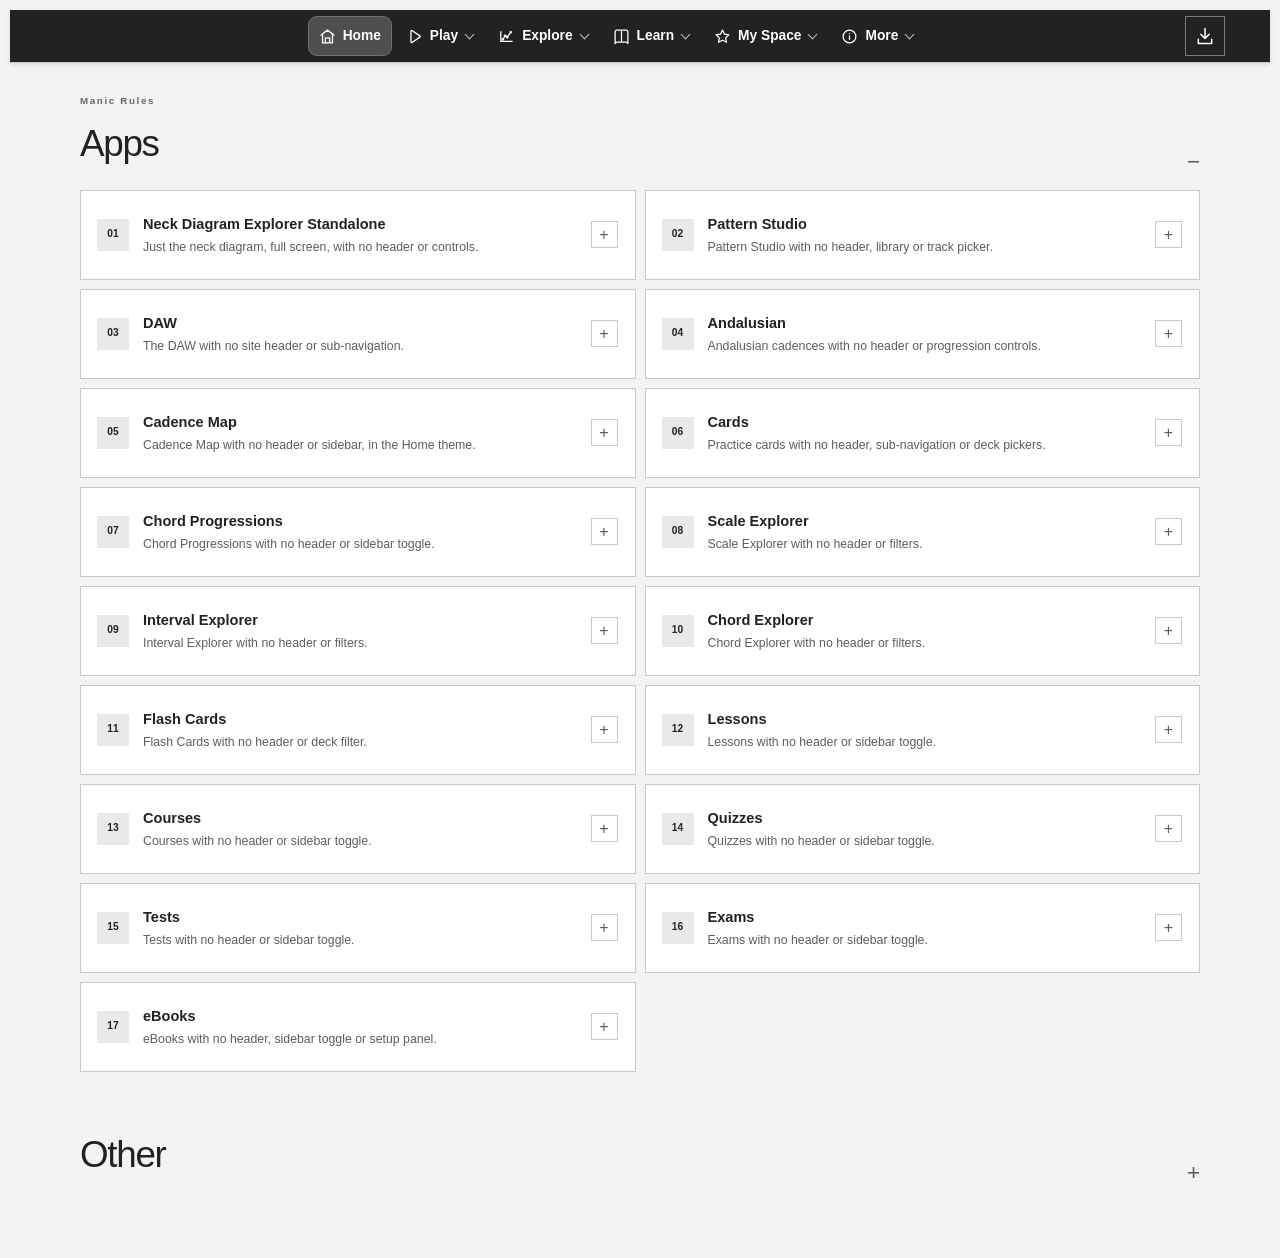
<file: index.html>
<!DOCTYPE html>
<html lang="en">
<head>
    <meta charset="UTF-8">
    <meta name="viewport" content="width=device-width, initial-scale=1, viewport-fit=cover">
    <meta name="theme-color" content="#2c3e50">
    <link rel="icon" href="icon-192.png">
    <link rel="apple-touch-icon" href="icon-192.png">
    <link rel="manifest" href="manifest.webmanifest">
    <title>Scales Thesaurus</title>
    <link rel="stylesheet" href="layout.css">
    <link rel="stylesheet" href="components.css">
    <link rel="stylesheet" href="styles.css">
    <link rel="stylesheet" href="themes.css">
    <link rel="stylesheet" href="site.css">
    <link rel="stylesheet" href="home.css">
    <script src="theme-init.js"></script>
    <script src="offline-assets.js" defer></script>
    <script src="project-catalog.js" defer></script>
    <script src="home-view.js" defer></script>
    <script src="site.js" defer></script>
</head>
<body>
    <header class="top-header"><div class="top-header-content"><nav class="header-nav" aria-label="Main navigation"></nav><a class="home-local-download" href="local-version/offllinecodebbase.zip" download="offllinecodebbase.zip" aria-label="Download local version (placeholder ZIP)" title="Download local version (placeholder ZIP)"><svg viewBox="0 0 24 24" width="20" height="20" fill="none" stroke="currentColor" stroke-width="1.8" stroke-linecap="round" stroke-linejoin="round" aria-hidden="true" focusable="false"><path d="M12 3v12m-5-5 5 5 5-5M4 16v5h16v-5"/></svg></a></div></header>
    <main id="home-content"></main>
    <noscript><a href="site-map.html">Site Map</a></noscript>
</body>
</html>
</file>
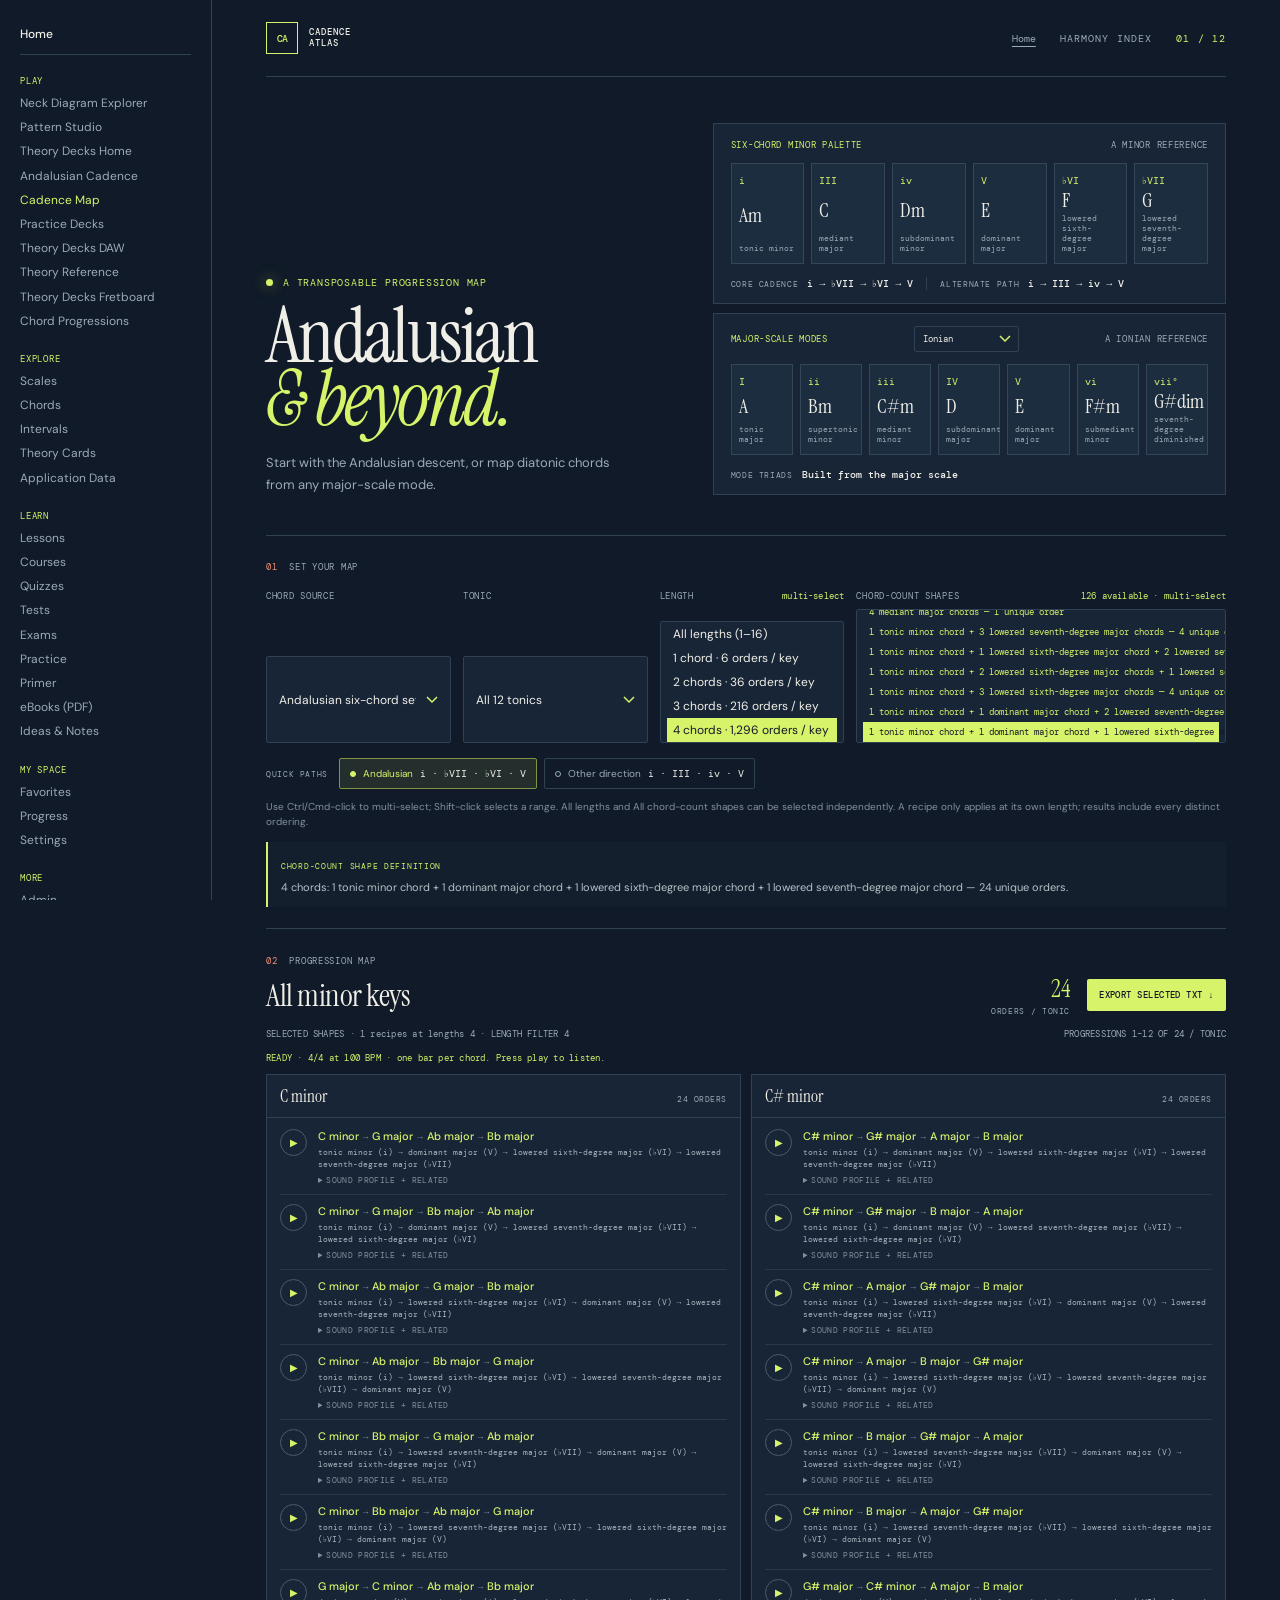
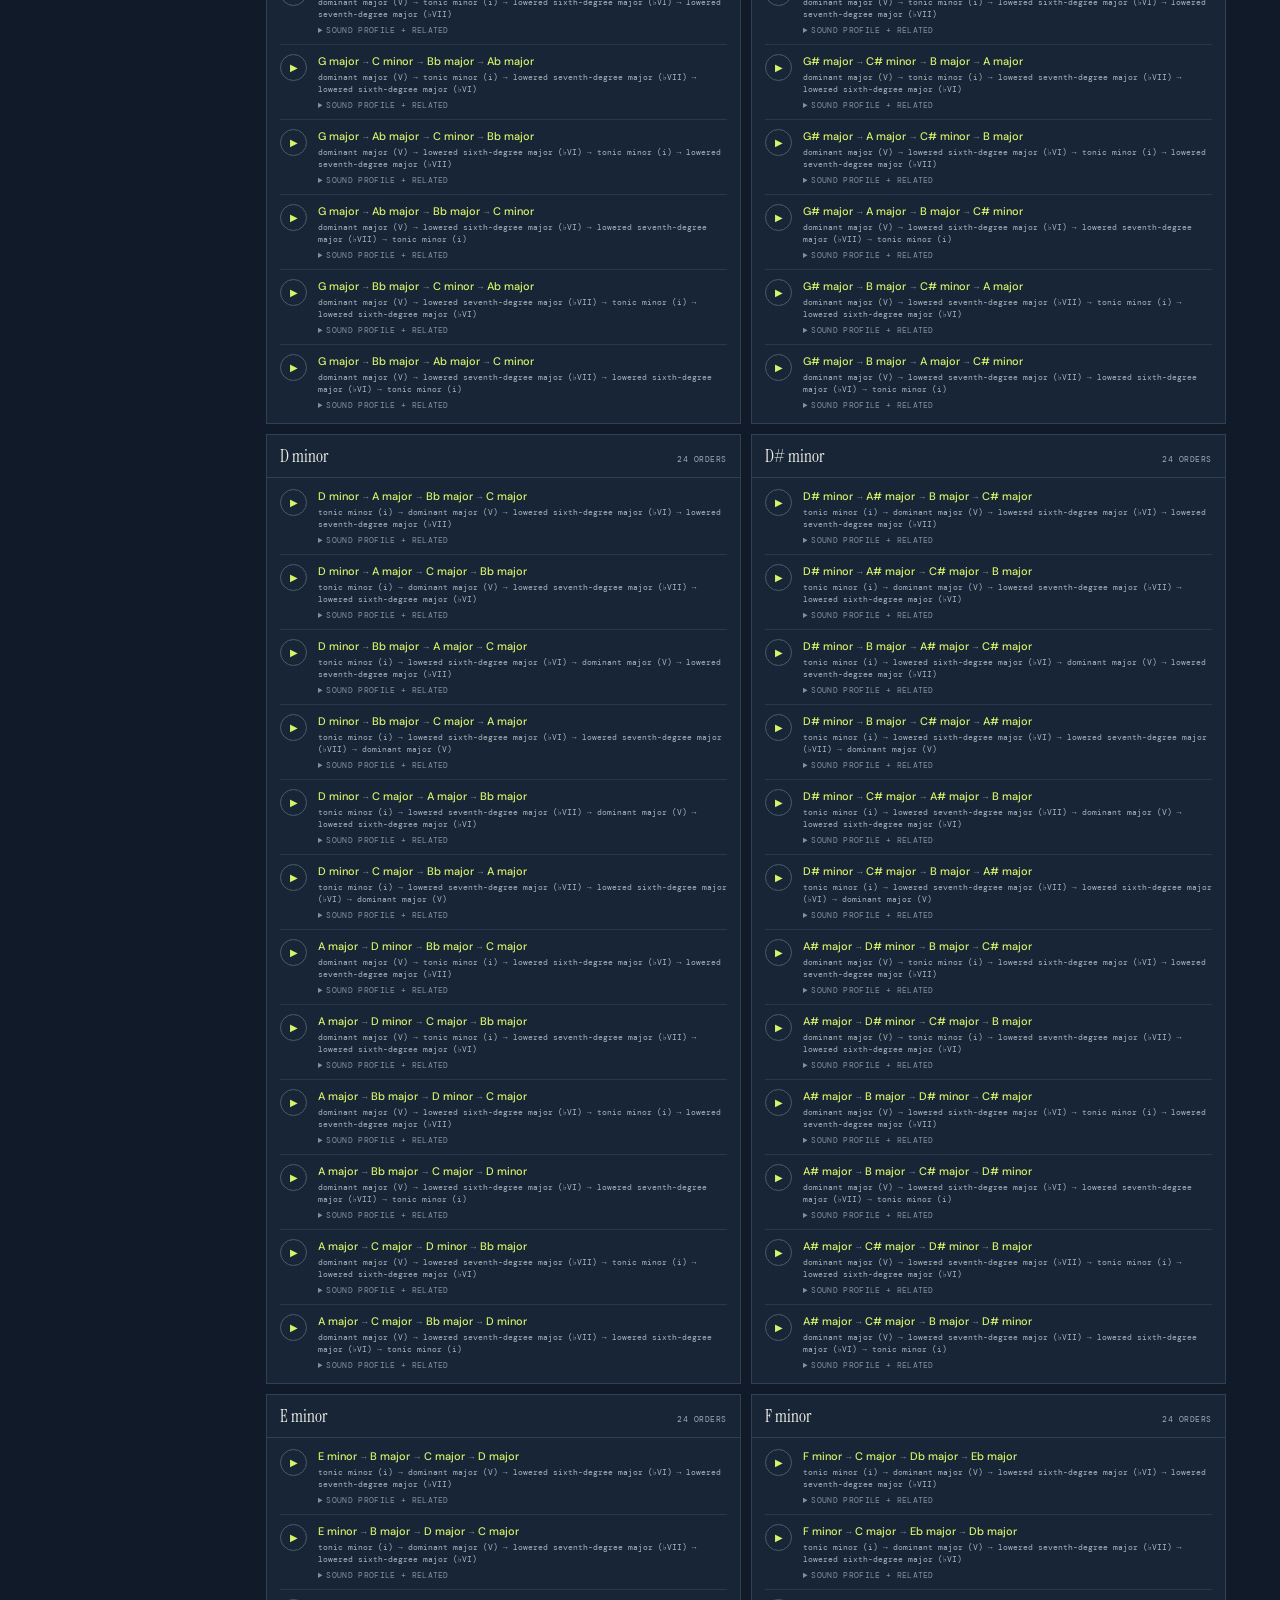
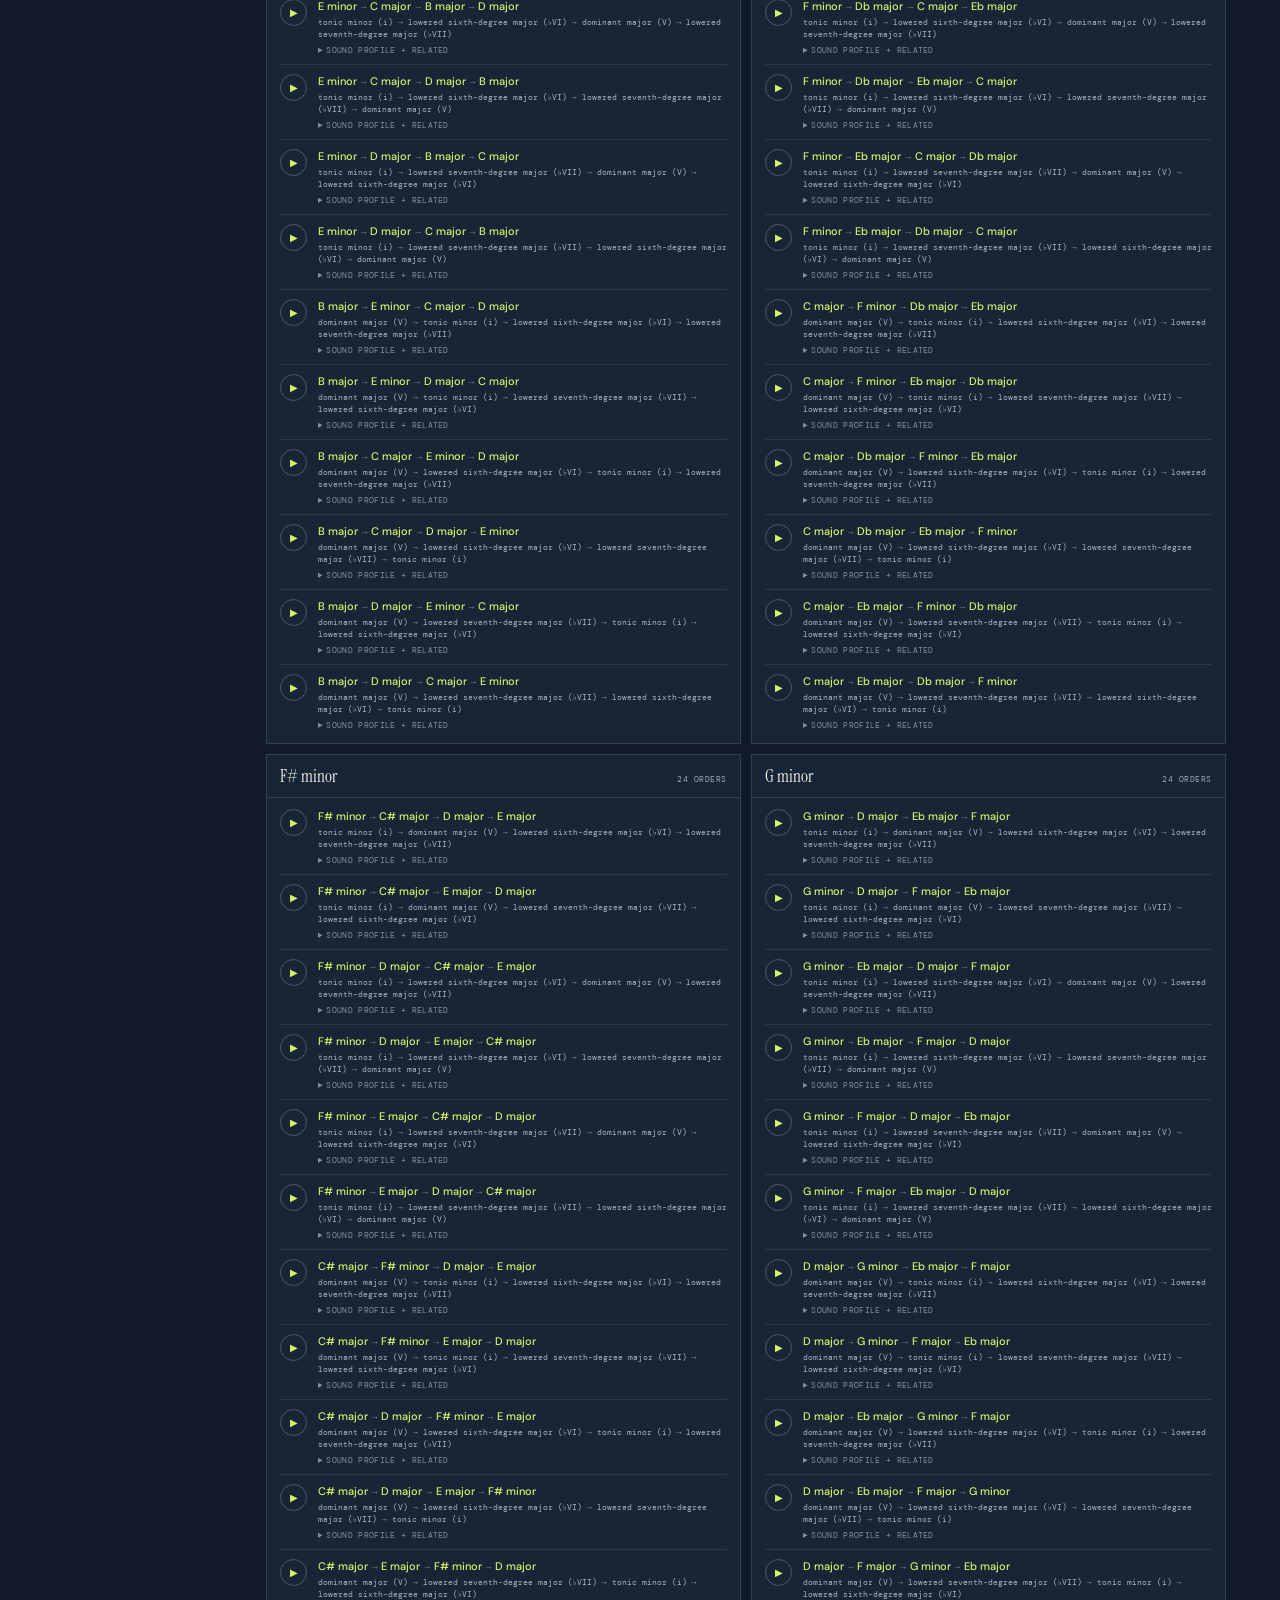
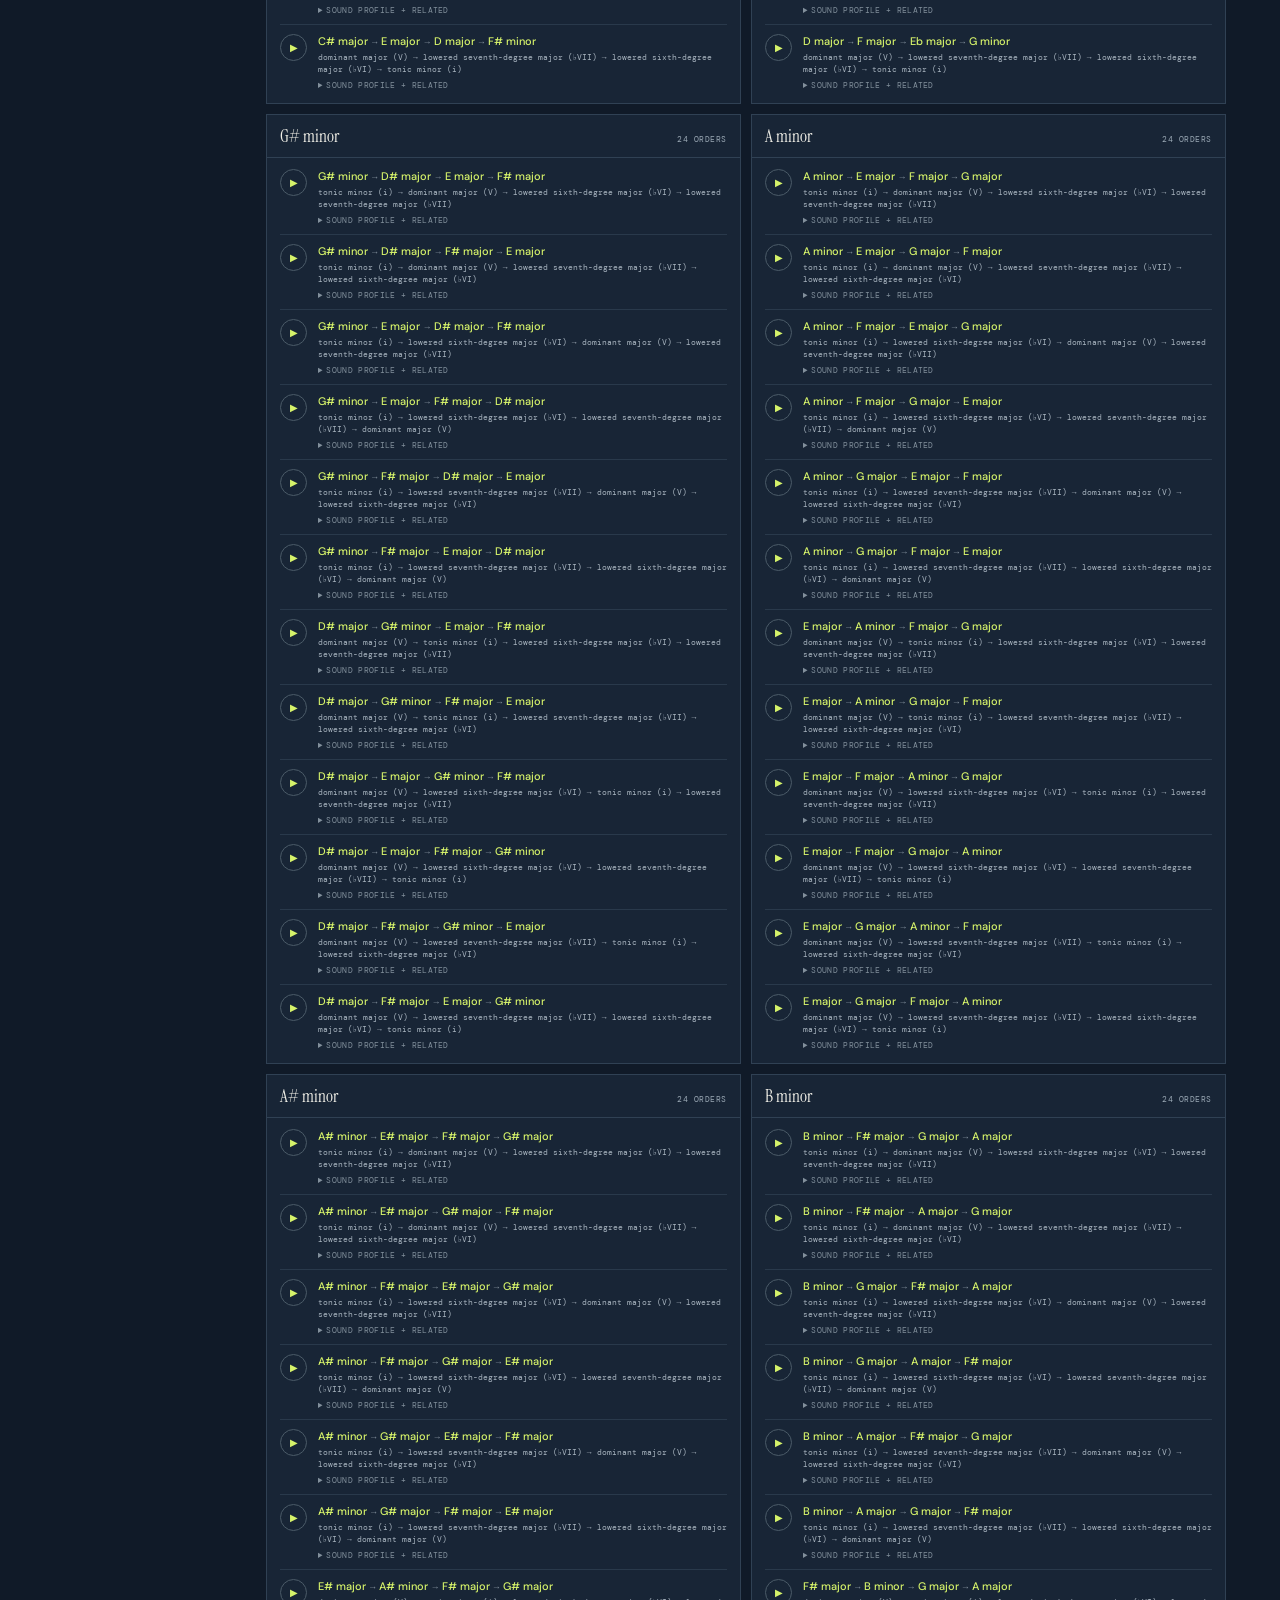
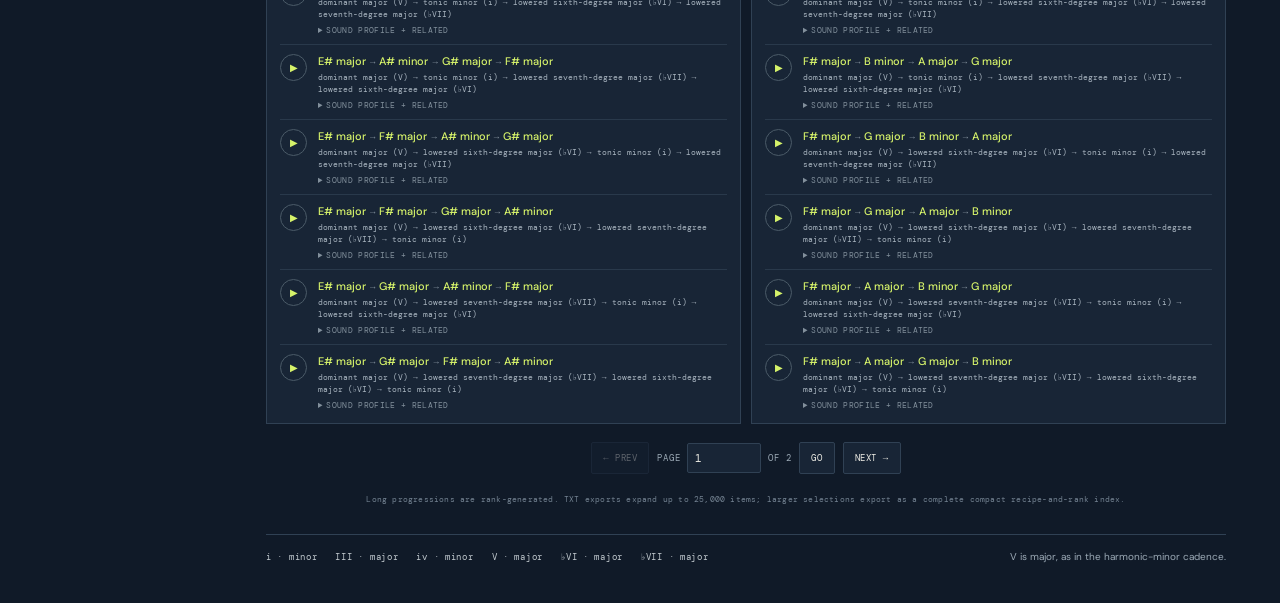
<file: cadence-map/index.html>
<!doctype html>
<html lang="en">
<head>
  <meta charset="utf-8">
  <meta name="viewport" content="width=device-width, initial-scale=1">
  <meta name="theme-color" content="#101a28">
  <title>Cadence Map</title>
  <link rel="icon" href="data:,">
  <link rel="stylesheet" href="style.css">
  <script src="../site.js" defer data-offline-only></script>
  <script type="module" src="app.js"></script>
</head>
<body>
  <div class="cadence-shell">
  <aside class="site-sidebar" aria-label="Site navigation">
    <input type="checkbox" id="sidebar-check" class="sidebar-check">
    <label for="sidebar-check" class="sidebar-toggle">SITE MENU</label>
    <nav class="sidebar-nav" aria-label="Site navigation links">
      <a class="sidebar-home" href="../index.html">Home</a>
      <div class="sidebar-group"><p class="sidebar-heading">PLAY</p><a href="../fretboard.html">Neck Diagram Explorer</a><a href="../daw.html">Pattern Studio</a><a href="../theory-decks/index.html">Theory Decks Home</a><a href="../andalusian.html">Andalusian Cadence</a><a href="index.html" aria-current="page">Cadence Map</a><a href="../theory-decks/play.html">Practice Decks</a><a href="../theory-decks/daw.html">Theory Decks DAW</a><a href="../theory-decks/reference.html">Theory Reference</a><a href="../theory-decks/Fretboard%20Diagrams/index.html">Theory Decks Fretboard</a><a href="../dummy.html">Chord Progressions</a></div>
      <div class="sidebar-group"><p class="sidebar-heading">EXPLORE</p><a href="../scales.html">Scales</a><a href="../chords.html">Chords</a><a href="../intervals.html">Intervals</a><a href="../theory-cards/index.html">Theory Cards</a><a href="../data.html">Application Data</a></div>
      <div class="sidebar-group"><p class="sidebar-heading">LEARN</p><a href="../lessons.html">Lessons</a><a href="../courses.html">Courses</a><a href="../coursesquizzes.html">Quizzes</a><a href="../coursestests.html">Tests</a><a href="../coursesexams.html">Exams</a><a href="../practice.html">Practice</a><a href="../primer.html">Primer</a><a href="../ebooks.html">eBooks (PDF)</a><a href="../coursesideas.html">Ideas &amp; Notes</a></div>
      <div class="sidebar-group"><p class="sidebar-heading">MY SPACE</p><a href="../favorites.html">Favorites</a><a href="../progress.html">Progress</a><a href="../settings.html">Settings</a></div>
      <div class="sidebar-group"><p class="sidebar-heading">MORE</p><a href="../admin.html">Admin</a><a href="../site-map.html">Site Map</a><a href="../testing.html">In dept testing</a><a href="../about.html">About</a><a href="../release-notes.html">Release Notes</a></div>
    </nav>
  </aside>
  <main class="atlas">
    <header class="masthead">
      <a class="brand" href="./"><span class="brand-glyph">CA</span><span>CADENCE<br>ATLAS</span></a>
      <nav class="masthead-links" aria-label="App navigation"><a href="../index.html">Home</a></nav>
      <span class="edition">HARMONY INDEX <i>01 / 12</i></span>
    </header>

    <section class="hero">
      <div class="hero-copy">
        <p class="kicker"><span></span> A TRANSPOSABLE PROGRESSION MAP</p>
        <h1>Andalusian<br><em>&amp; beyond.</em></h1>
        <p class="lede">Start with the Andalusian descent, or map diatonic chords from any major-scale mode.</p>
      </div>
      <div class="palette-stack">
        <div class="palette-panel">
          <div class="palette-head"><span>SIX-CHORD MINOR PALETTE</span><span id="palette-key">A MINOR REFERENCE</span></div>
          <div id="chord-palette" class="chord-palette"></div>
          <div class="palette-foot"><span>CORE CADENCE</span><b>i → ♭VII → ♭VI → V</b><span class="palette-divider"></span><span>ALTERNATE PATH</span><b>i → III → iv → V</b></div>
        </div>
        <div class="palette-panel major-panel">
          <div class="palette-head major-palette-head"><span>MAJOR-SCALE MODES</span><select id="mode-select" aria-label="Select a major-scale mode"></select><span id="major-palette-key">A IONIAN REFERENCE</span></div>
          <div id="major-chord-palette" class="chord-palette major-chord-palette"></div>
          <div class="palette-foot"><span>MODE TRIADS</span><b>Built from the major scale</b></div>
        </div>
      </div>
    </section>

    <section class="explorer" aria-label="Progression explorer">
      <div class="section-index"><span>01</span><span>SET YOUR MAP</span></div>
      <div class="filter-grid">
        <label class="field"><span class="field-label">CHORD SOURCE</span><select id="chord-source" aria-label="Select progression chord source"><option value="cadence">Andalusian six-chord set</option><option value="modes">Major-scale mode triads</option></select></label>
        <label class="field"><span class="field-label">TONIC</span><select id="key-select" aria-label="Select minor key"><option value="all">All 12 keys</option></select></label>
        <label class="field"><span class="field-label">LENGTH <small>multi-select</small></span><select id="length-select" aria-label="Select one or more progression lengths" multiple size="4"></select></label>
        <label class="field shape-field"><span class="field-label">CHORD-COUNT SHAPES <small id="combination-count"></small></span><select id="combination-select" aria-label="Select one or more chord-count shapes" multiple size="5"></select></label>
      </div>
      <div class="path-presets" role="group" aria-label="Featured progression patterns">
        <span class="preset-label">QUICK PATHS</span>
        <button type="button" class="preset active" data-preset="andalusian"><span class="preset-dot"></span> Andalusian <b>i · ♭VII · ♭VI · V</b></button>
        <button type="button" class="preset" data-preset="other"><span class="preset-dot"></span> Other direction <b>i · III · iv · V</b></button>
      </div>
      <p class="coverage-note">Use Ctrl/Cmd-click to multi-select; Shift-click selects a range. All lengths and All chord-count shapes can be selected independently. A recipe only applies at its own length; results include every distinct ordering.</p>
      <aside class="shape-definition" aria-live="polite"><span>CHORD-COUNT SHAPE DEFINITION</span><p id="shape-definition-text"></p></aside>
    </section>

    <section class="map-area">
      <div class="map-heading">
        <div><div class="section-index map-index"><span>02</span><span>PROGRESSION MAP</span></div><h2 id="map-title">All minor keys</h2></div>
        <div class="map-actions"><div class="total-block"><strong id="total-count"></strong><span>ORDERS / TONIC</span></div><button id="export-selected" type="button">EXPORT SELECTED TXT ↓</button></div>
      </div>
      <div class="map-meta"><span id="pattern-summary"></span><span id="range-summary" role="status" aria-live="polite"></span></div>
      <p id="playback-status" class="playback-status" aria-live="polite">READY · 4/4 at 100 BPM · one bar per chord. Press play to listen.</p>
      <p id="export-status" class="export-status" aria-live="polite"></p>
      <div id="key-groups" class="key-groups"></div>
      <nav class="pagination" aria-label="Progression pages">
        <button id="previous-page" type="button">← PREV</button>
        <label>PAGE <input id="page-input" type="number" min="1" value="1" aria-label="Page number" aria-describedby="page-total page-status"> <span id="page-total"></span></label>
        <button id="go-page" type="button">GO</button>
        <button id="next-page" type="button">NEXT →</button>
        <span id="page-status" class="pagination-status" role="status" aria-live="polite"></span>
      </nav>
      <p class="map-footnote">Long progressions are rank-generated. TXT exports expand up to 25,000 items; larger selections export as a complete compact recipe-and-rank index.</p>
    </section>

    <footer id="chord-legend" class="footer" aria-label="Current chord qualities"></footer>
  </main>
  </div>
</body>
</html>
</file>
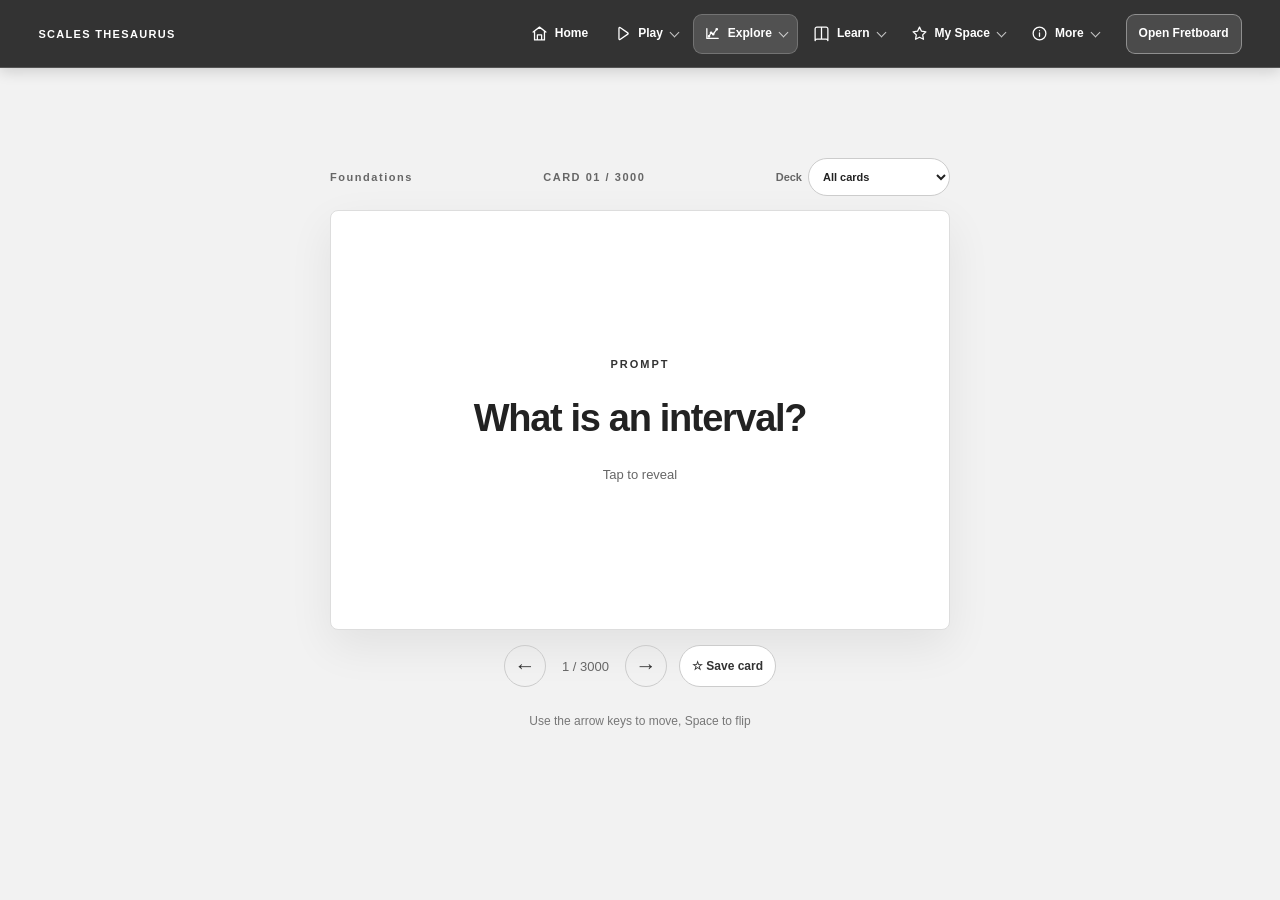
<file: theory-cards/index.html>
<!doctype html>
<html lang="en">
<head>
  <meta charset="UTF-8">
  <meta name="viewport" content="width=device-width, initial-scale=1, viewport-fit=cover">
  <meta name="theme-color" content="#f2efe8">
  <link rel="icon" href="../icon-192.png">
  <title>Theory Cards</title>
  <link rel="stylesheet" href="../site.css">
  <link rel="stylesheet" href="cards.css">
  <script src="../theme-init.js"></script>
  <script src="../site.js" defer></script>
  <script src="../music-theory-data.js" defer></script>
  <script src="../scales-data-standard.js" defer></script>
  <script src="../scales-data-numeric.js" defer></script>
  <script src="../scales-data-advanced-1.js" defer></script>
  <script src="../scales-data-advanced-2.js" defer></script>
  <script src="../scales-data-advanced-3.js" defer></script>
  <script src="../scales-data-advanced-4.js" defer></script>
  <script src="../scales-data-advanced-5.js" defer></script>
  <script src="../scales-data-advanced-6.js" defer></script>
  <script src="../scales-data-advanced-7a.js" defer></script>
  <script src="../scales-data-advanced-7b.js" defer></script>
  <script src="../scales-data-advanced-8.js" defer></script>
  <script src="../scales-data-advanced-10.js" defer></script>
  <script src="../scales-data-advanced-11.js" defer></script>
  <script src="../music-theory.js" defer></script>
  <script src="cards.js" defer></script>
</head>
<body>
  <header class="topbar">
    <a href="../index.html" class="wordmark">SCALES <b>THESAURUS</b></a>
    <nav class="header-nav" aria-label="Main navigation"></nav>
    <div class="sidebar-toggle-container">
      <a class="cards-app-link" href="../fretboard.html">Open Fretboard</a>
    </div>
  </header>
  <main class="study" aria-label="Theory card study">
    <div class="study-meta"><span id="card-category">FOUNDATIONS</span><span id="card-count" aria-live="polite"></span><label class="deck-filter">Deck <select id="deck-filter" aria-label="Choose card deck"><option value="all">All cards</option><option value="Foundations">Foundations</option><option value="Scales">Scales</option><option value="Chords">Chords</option><option value="Scale spellings">Scale spellings</option><option value="Chord spellings">Chord spellings</option><option value="Applied theory">Applied theory</option></select></label></div>
    <button id="flashcard" class="flashcard" type="button" aria-label="Reveal answer">
      <span class="card-side-label" id="side-label">PROMPT</span>
      <span id="card-text" class="card-text"></span>
      <span id="card-hint" class="card-hint">Tap to reveal</span>
    </button>
    <div class="controls">
      <button id="previous" class="arrow" type="button" aria-label="Previous card">&#8592;</button>
      <span id="progress" class="progress"></span>
      <button id="next" class="arrow" type="button" aria-label="Next card">&#8594;</button>
      <button id="favorite-card" class="favorite-card-toggle" type="button" aria-pressed="false">☆ Save card</button>
    </div>
    <p id="favorite-card-status" class="keyboard-hint" role="status" aria-live="polite"></p>
    <p class="keyboard-hint">Use the arrow keys to move, Space to flip</p>
  </main>
</body>
</html>
</file>
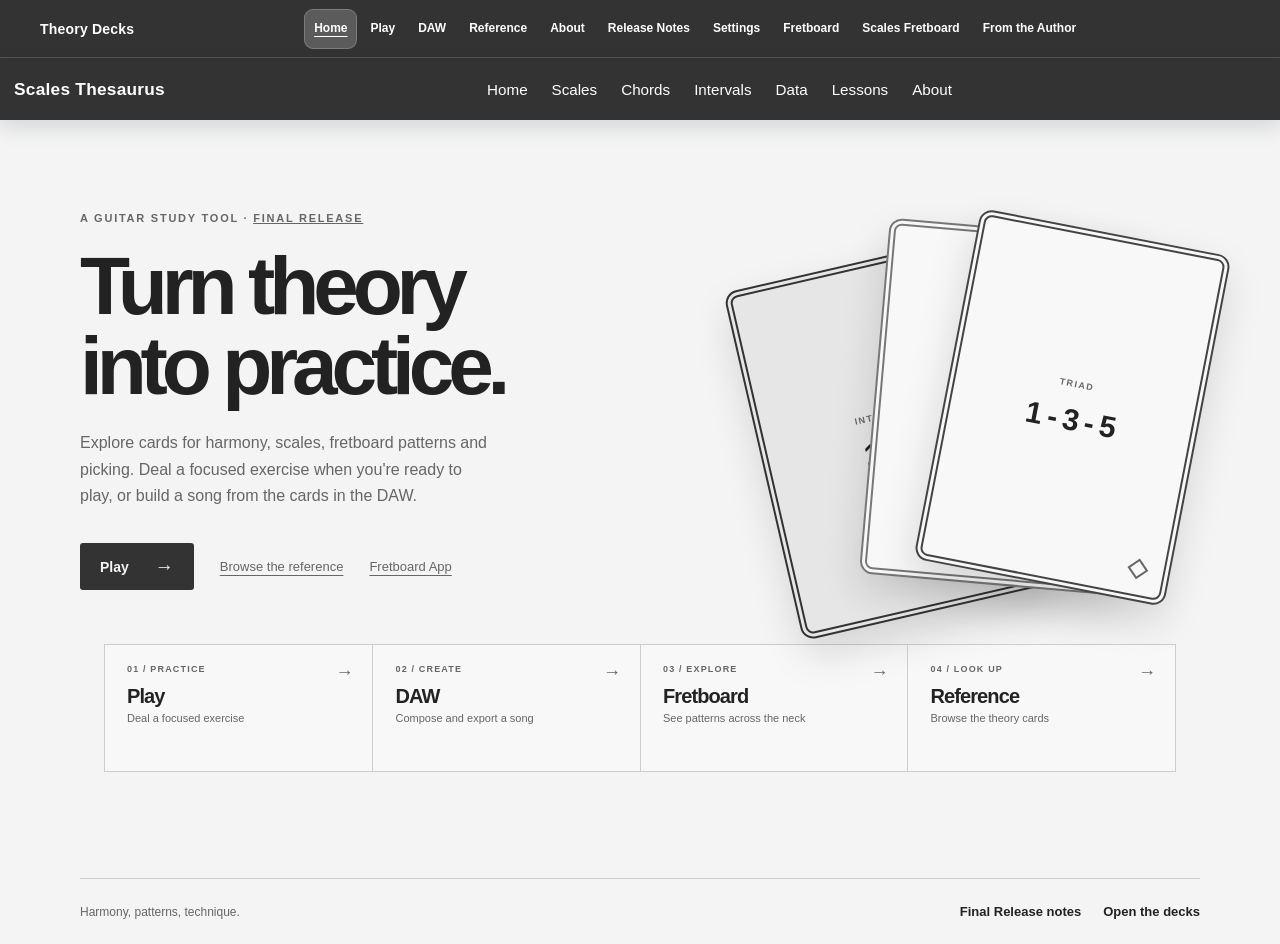
<file: theory-decks/index.html>
<!DOCTYPE html>
<html lang="en">
<head>
<meta charset="UTF-8">
<meta name="viewport" content="width=device-width, initial-scale=1">
<link rel="icon" type="image/png" href="icons/favicon-32.png">
<link rel="apple-touch-icon" href="icons/apple-touch-icon.png">
<link rel="manifest" href="manifest.webmanifest">
<meta name="theme-color" content="#1f3a2c">
<title>Theory Decks</title>
<link rel="stylesheet" href="home.css">
<script defer src="offline-support.js"></script>
<link rel="stylesheet" href="mobile.css">
<link rel="stylesheet" href="main-app-header.css">
<script defer src="mobile-view.js"></script>
</head>
<body class="landing">
<header class="site-header">
  <a class="wordmark" href="index.html">Theory Decks</a>
  <nav aria-label="Main navigation"><a href="index.html" aria-current="page">Home</a><a href="play.html" class="nav-play">Play</a><a href="daw.html">DAW</a><a href="reference.html">Reference</a><a href="about.html">About</a><a href="release-notes.html">Release Notes</a><a href="settings.html">Settings</a><a href="Fretboard%20Diagrams/index.html">Fretboard</a><a href="../fretboard.html">Scales Fretboard</a><a href="author.html">From the Author</a></nav>
</header>
<header class="main-app-header">
  <div class="main-app-header-content">
    <a class="main-app-brand" href="../home.html">Scales Thesaurus</a>
    <nav class="main-app-nav" aria-label="Scales Thesaurus navigation">
      <a href="../home.html">Home</a>
      <a href="../scales.html">Scales</a>
      <a href="../chords.html">Chords</a>
      <a href="../intervals.html">Intervals</a>
      <a href="../data.html">Data</a>
      <a href="../lessons.html">Lessons</a>
      <a href="../about.html">About</a>
    </nav>
  </div>
</header>
<main class="home-shell">
  <section class="home-copy">
    <p class="eyebrow">A guitar study tool · <a href="release-notes.html">Final Release</a></p>
    <h1>Turn theory<br>into practice.</h1>
    <p class="intro">Explore cards for harmony, scales, fretboard patterns and picking. Deal a focused exercise when you're ready to play, or build a song from the cards in the DAW.</p>
    <div class="home-actions">
      <a class="play-link" href="play.html">Play <span aria-hidden="true">&rarr;</span></a>
      <a class="reference-link" href="reference.html">Browse the reference</a>
      <a class="reference-link" href="Fretboard%20Diagrams/index.html">Fretboard App</a>
    </div>
  </section>
  <div class="deck-art" aria-hidden="true">
    <div class="art-card art-card-back"><span>INTERVAL</span><b>1 - 5</b></div>
    <div class="art-card art-card-mid"><span>KEY</span><b>D major</b></div>
    <div class="art-card art-card-front"><span>TRIAD</span><b>1 - 3 - 5</b><i></i></div>
  </div>
  <section class="home-paths" aria-label="Explore tools">
    <a class="home-path" href="play.html"><span>01 / PRACTICE</span><strong>Play</strong><small>Deal a focused exercise</small><b aria-hidden="true">&rarr;</b></a>
    <a class="home-path" href="daw.html"><span>02 / CREATE</span><strong>DAW</strong><small>Compose and export a song</small><b aria-hidden="true">&rarr;</b></a>
    <a class="home-path" href="Fretboard%20Diagrams/index.html"><span>03 / EXPLORE</span><strong>Fretboard</strong><small>See patterns across the neck</small><b aria-hidden="true">&rarr;</b></a>
    <a class="home-path" href="reference.html"><span>04 / LOOK UP</span><strong>Reference</strong><small>Browse the theory cards</small><b aria-hidden="true">&rarr;</b></a>
  </section>
</main>
<footer class="site-footer"><span>Harmony, patterns, technique.</span><a href="release-notes.html">Final Release notes</a><a href="play.html">Open the decks</a></footer>
</body>
</html>
</file>
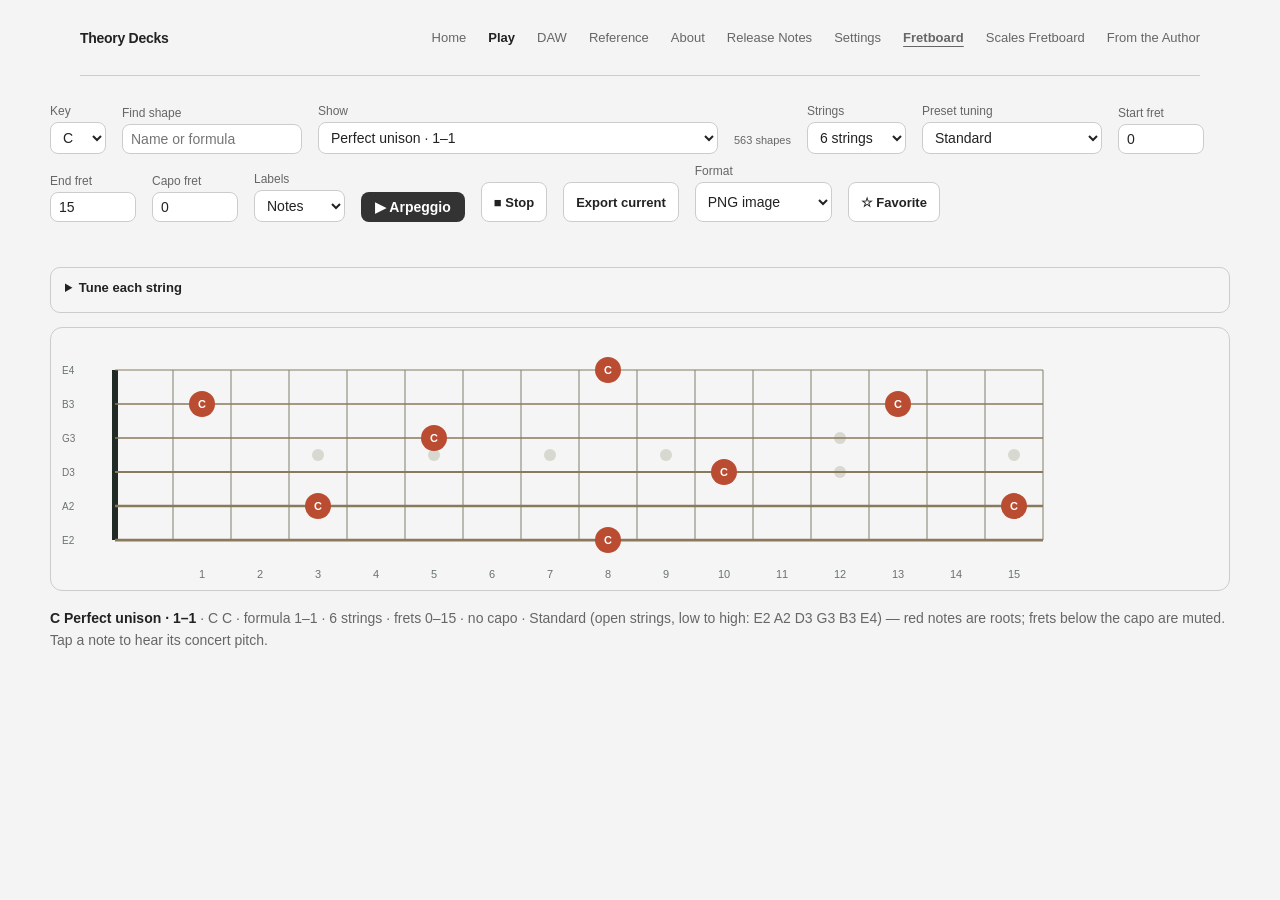
<file: theory-decks/Fretboard Diagrams/index.html>
<!DOCTYPE html>
<html lang="en">
<head>
<meta charset="UTF-8">
<meta name="viewport" content="width=device-width, initial-scale=1">
<link rel="icon" type="image/png" href="../icons/favicon-32.png">
<link rel="apple-touch-icon" href="../icons/apple-touch-icon.png">
<link rel="manifest" href="../manifest.webmanifest">
<meta name="theme-color" content="#1f3a2c">
<title>Fretboard</title>
<link rel="stylesheet" href="../home.css">
<link rel="stylesheet" href="fretboard.css">
<script defer src="../offline-support.js"></script>
<link rel="stylesheet" href="../mobile.css">
<script defer src="../mobile-view.js"></script>
</head>
<body class="fretboard-page reference-page">
<header class="site-header">
  <a class="wordmark" href="../index.html">Theory Decks</a>
  <nav aria-label="Main navigation"><a href="../index.html">Home</a><a href="../play.html" class="nav-play">Play</a><a href="../daw.html">DAW</a><a href="../reference.html">Reference</a><a href="../about.html">About</a><a href="../release-notes.html">Release Notes</a><a href="../settings.html">Settings</a><a href="../Fretboard%20Diagrams/index.html" aria-current="page">Fretboard</a><a href="../../fretboard.html">Scales Fretboard</a><a href="../author.html">From the Author</a></nav>
</header>
<main class="fb-shell">
  <div class="fb-controls" role="toolbar" aria-label="Fretboard settings">
    <label>Key<select id="fb-key"></select></label>
    <label class="fb-shape-search">Find shape<input id="fb-shape-search" type="search" placeholder="Name or formula" autocomplete="off"></label>
    <label>Show<select id="fb-shape"></select></label>
    <span id="fb-shape-count" class="fb-shape-count" aria-live="polite"></span>
    <label>Strings<select id="fb-strings"></select></label>
    <label>Preset tuning<select id="fb-tuning"></select></label>
    <label>Start fret<input id="fb-start" type="number" min="0" max="48" value="0" inputmode="numeric"></label>
    <label>End fret<input id="fb-end" type="number" min="0" max="48" value="15" inputmode="numeric"></label>
    <label>Capo fret<input id="fb-capo" type="number" min="0" max="48" value="0" inputmode="numeric"></label>
    <label>Labels<select id="fb-labels"><option value="note">Notes</option><option value="deg">Degrees</option></select></label>
    <button type="button" id="fb-play" class="fb-play">▶ Arpeggio</button>
    <button type="button" id="fb-stop" class="fb-stop">■ Stop</button>
    <button type="button" id="fb-export-button" class="fb-export-button" title="Export the current fretboard diagram">Export current</button>
    <label class="fb-export-format">Format<select id="fb-export-format"><option value="png">PNG image</option><option value="jpg">JPG image</option><option value="pdf">PDF document</option><option value="pptx">PowerPoint</option><option value="docx">Word document</option><option value="mid">MIDI arpeggio</option></select></label>
    <button type="button" id="fb-favorite" class="fb-favorite" aria-pressed="false">☆ Favorite</button>
    <span id="fb-export-status" role="status" aria-live="polite"></span>
  </div>
  <details class="fb-string-editor">
    <summary>Tune each string</summary>
    <p class="fb-string-hint">Set each string’s concert-pitch note and octave. Strings 9–14 start as octave courses; presets refill values, and editing switches to Custom.</p>
    <div id="fb-string-tunings" class="fb-string-tunings"></div>
  </details>
  <div class="fb-board" id="fb-board"></div>
  <p class="fb-info" id="fb-info" aria-live="polite"></p>
</main>
<script defer src="../theory.js"></script>
<script defer src="../tone.js"></script>
<script defer src="fretboard.js"></script>
<script defer src="export.js"></script>
</body>
</html>
</file>
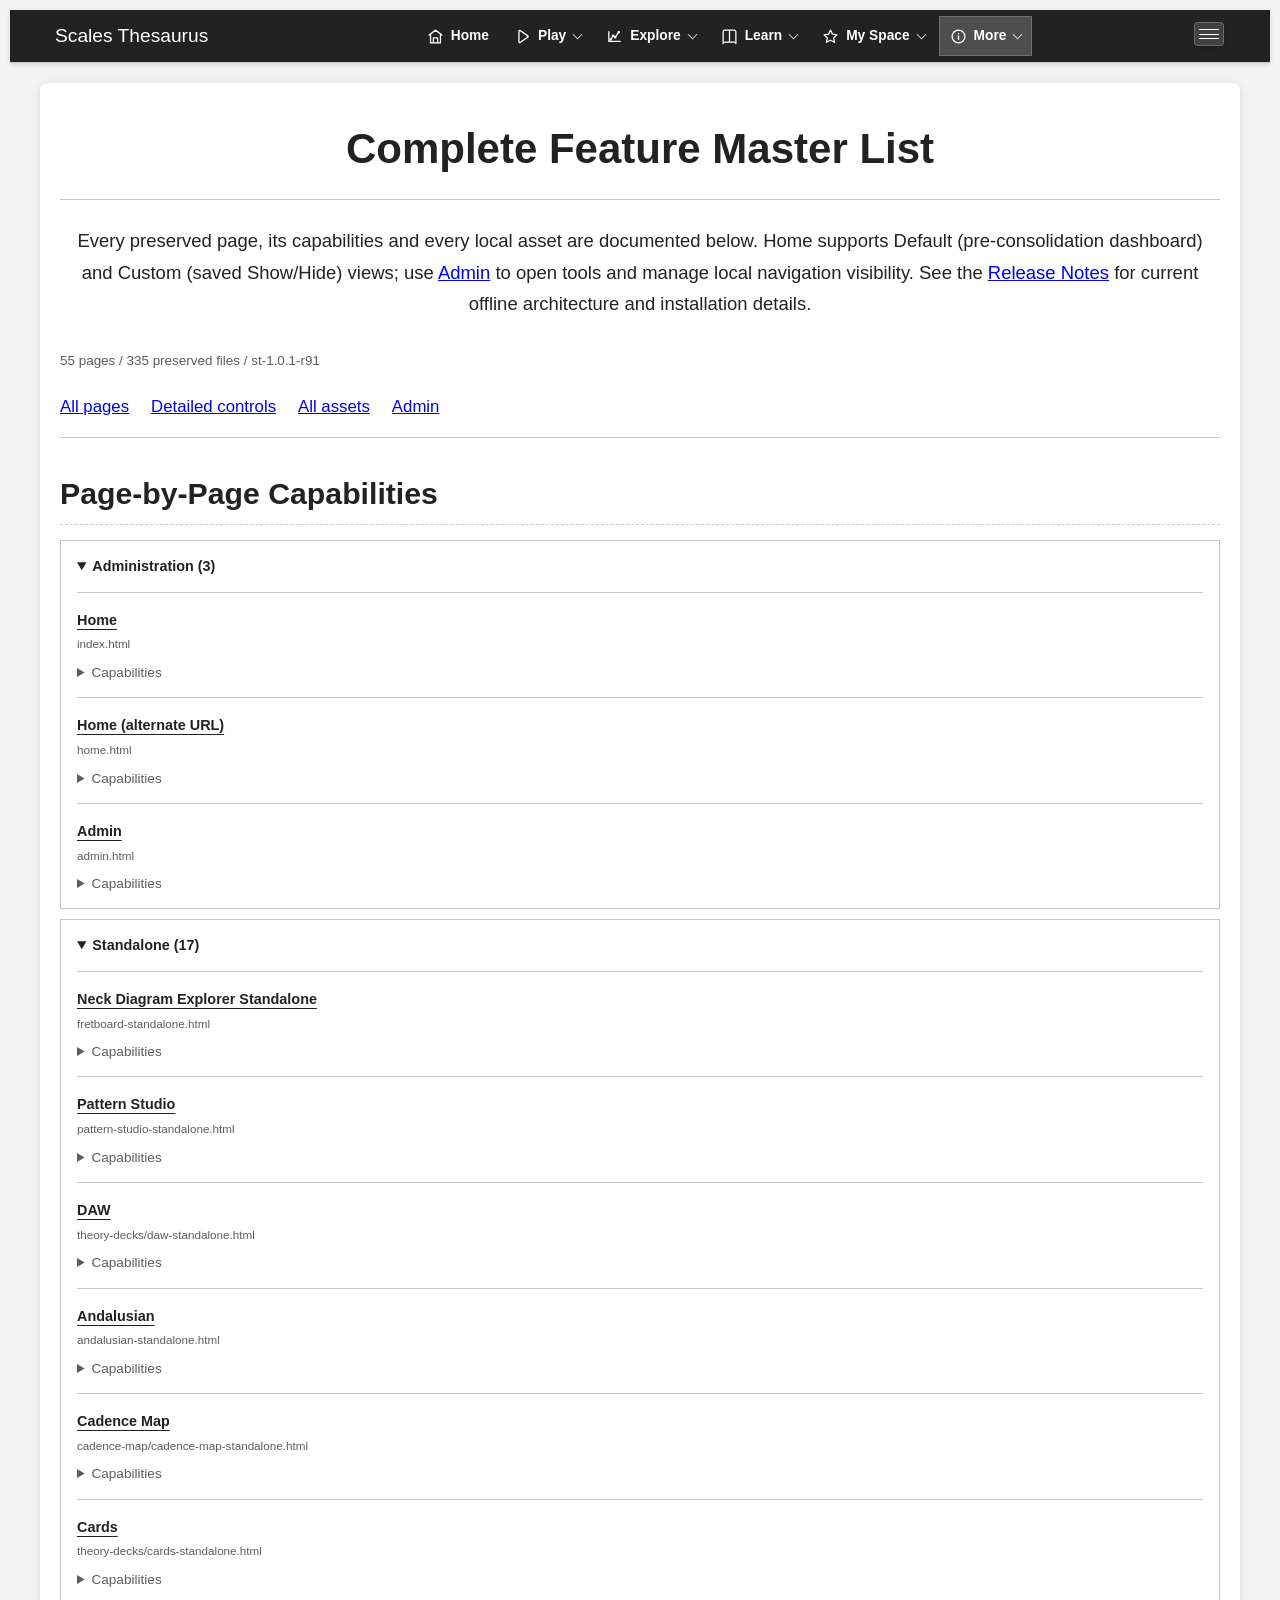
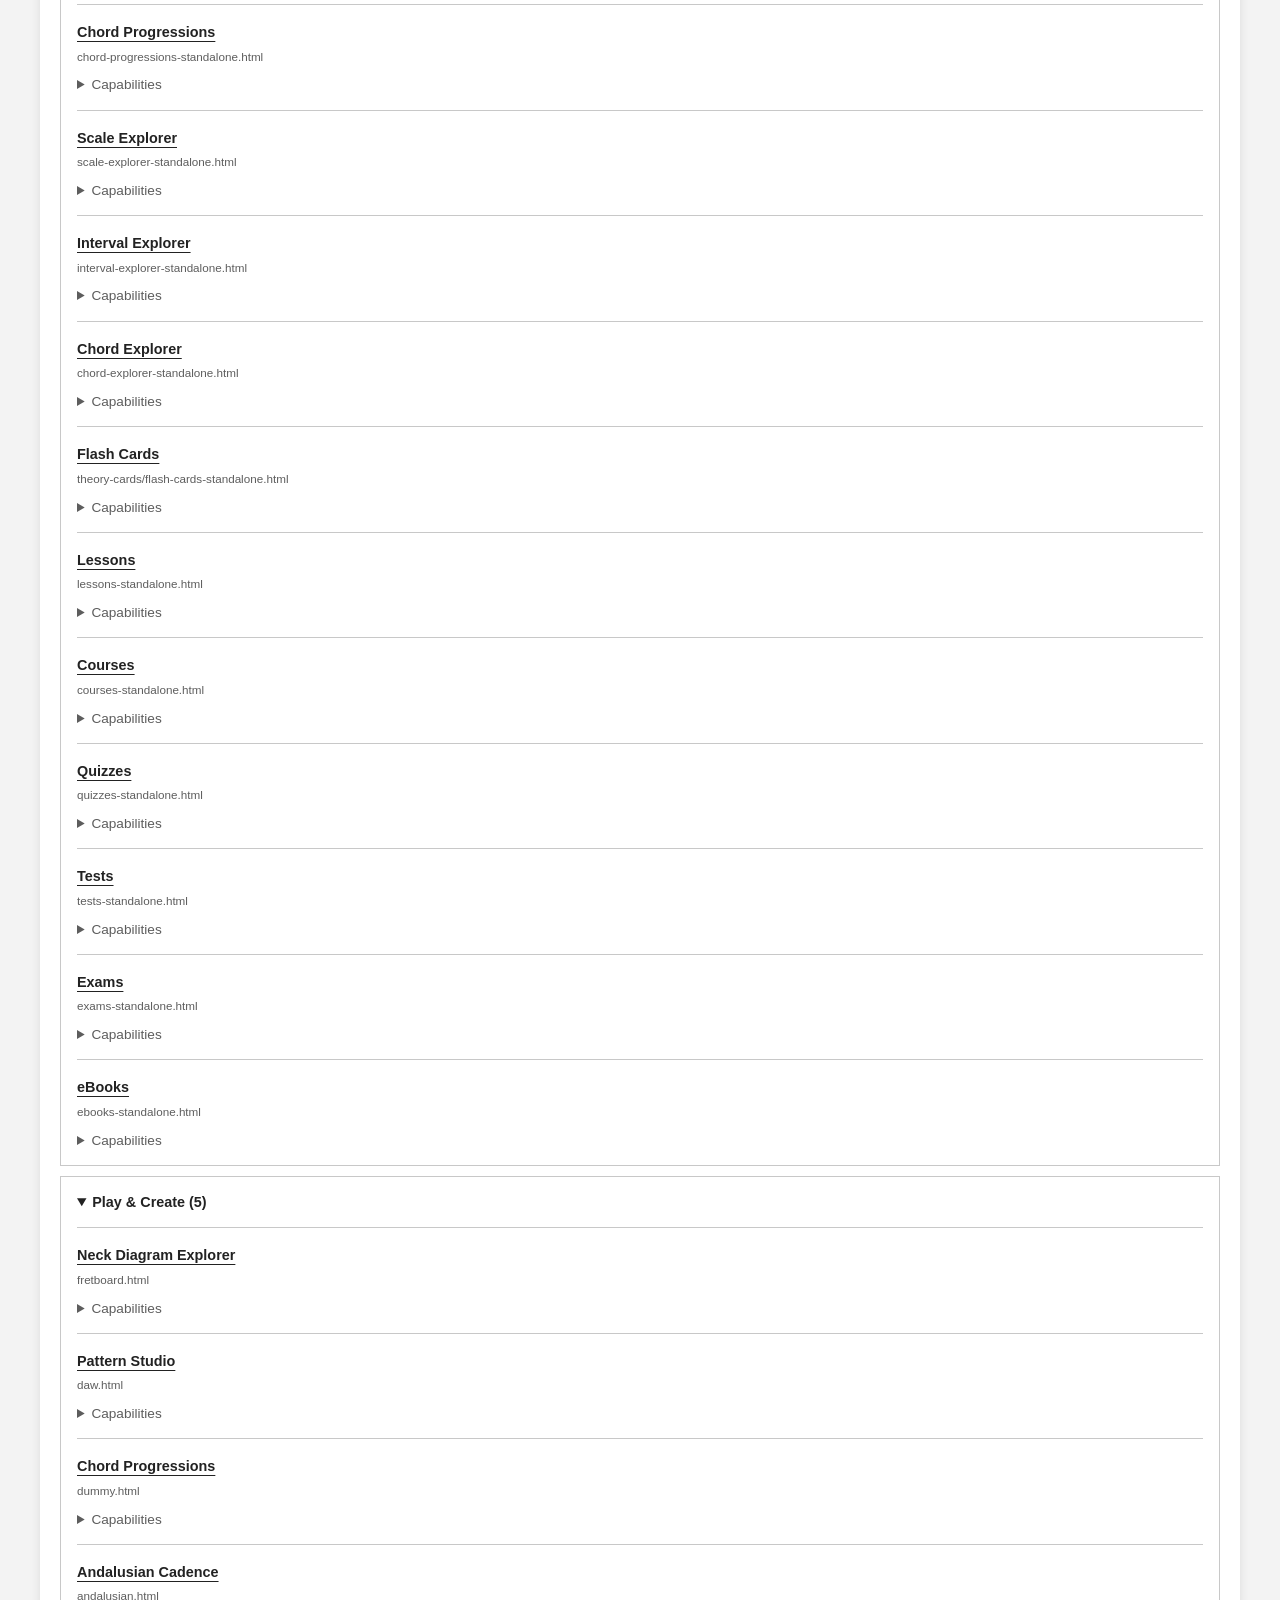
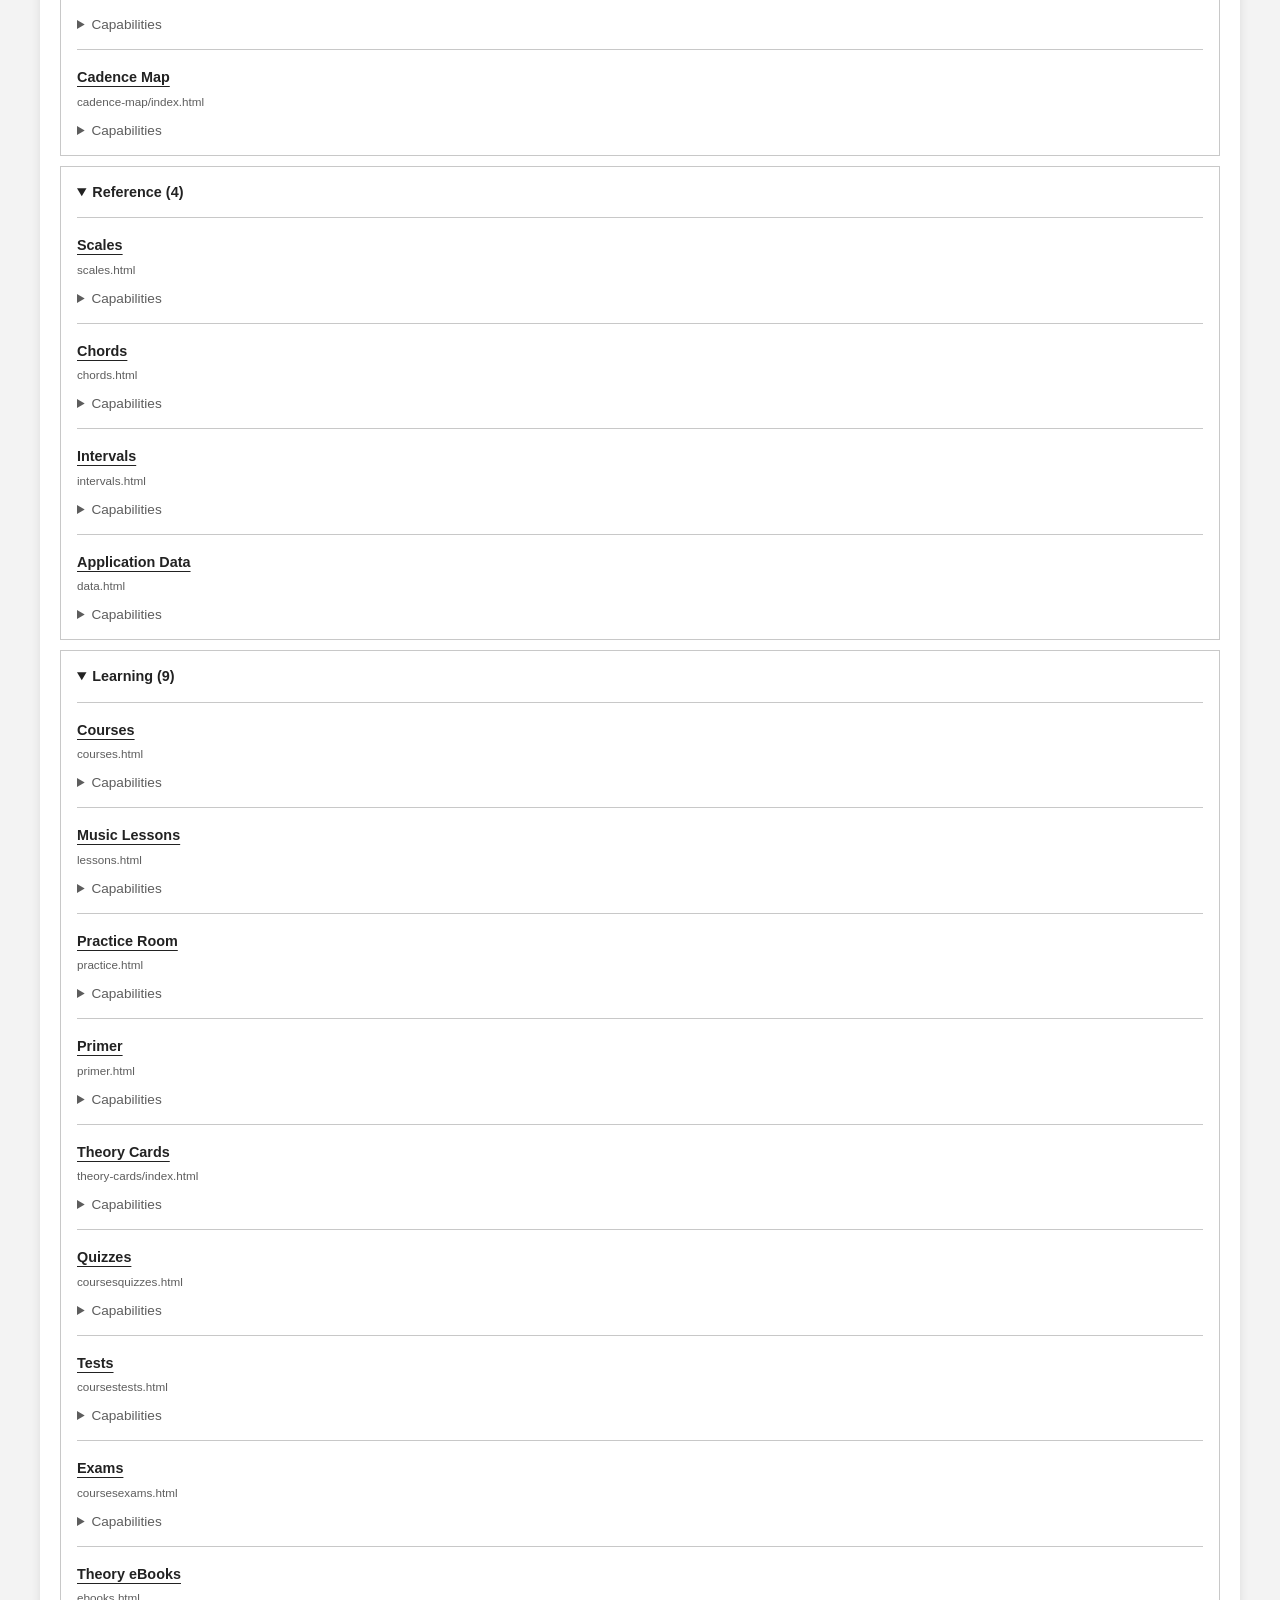
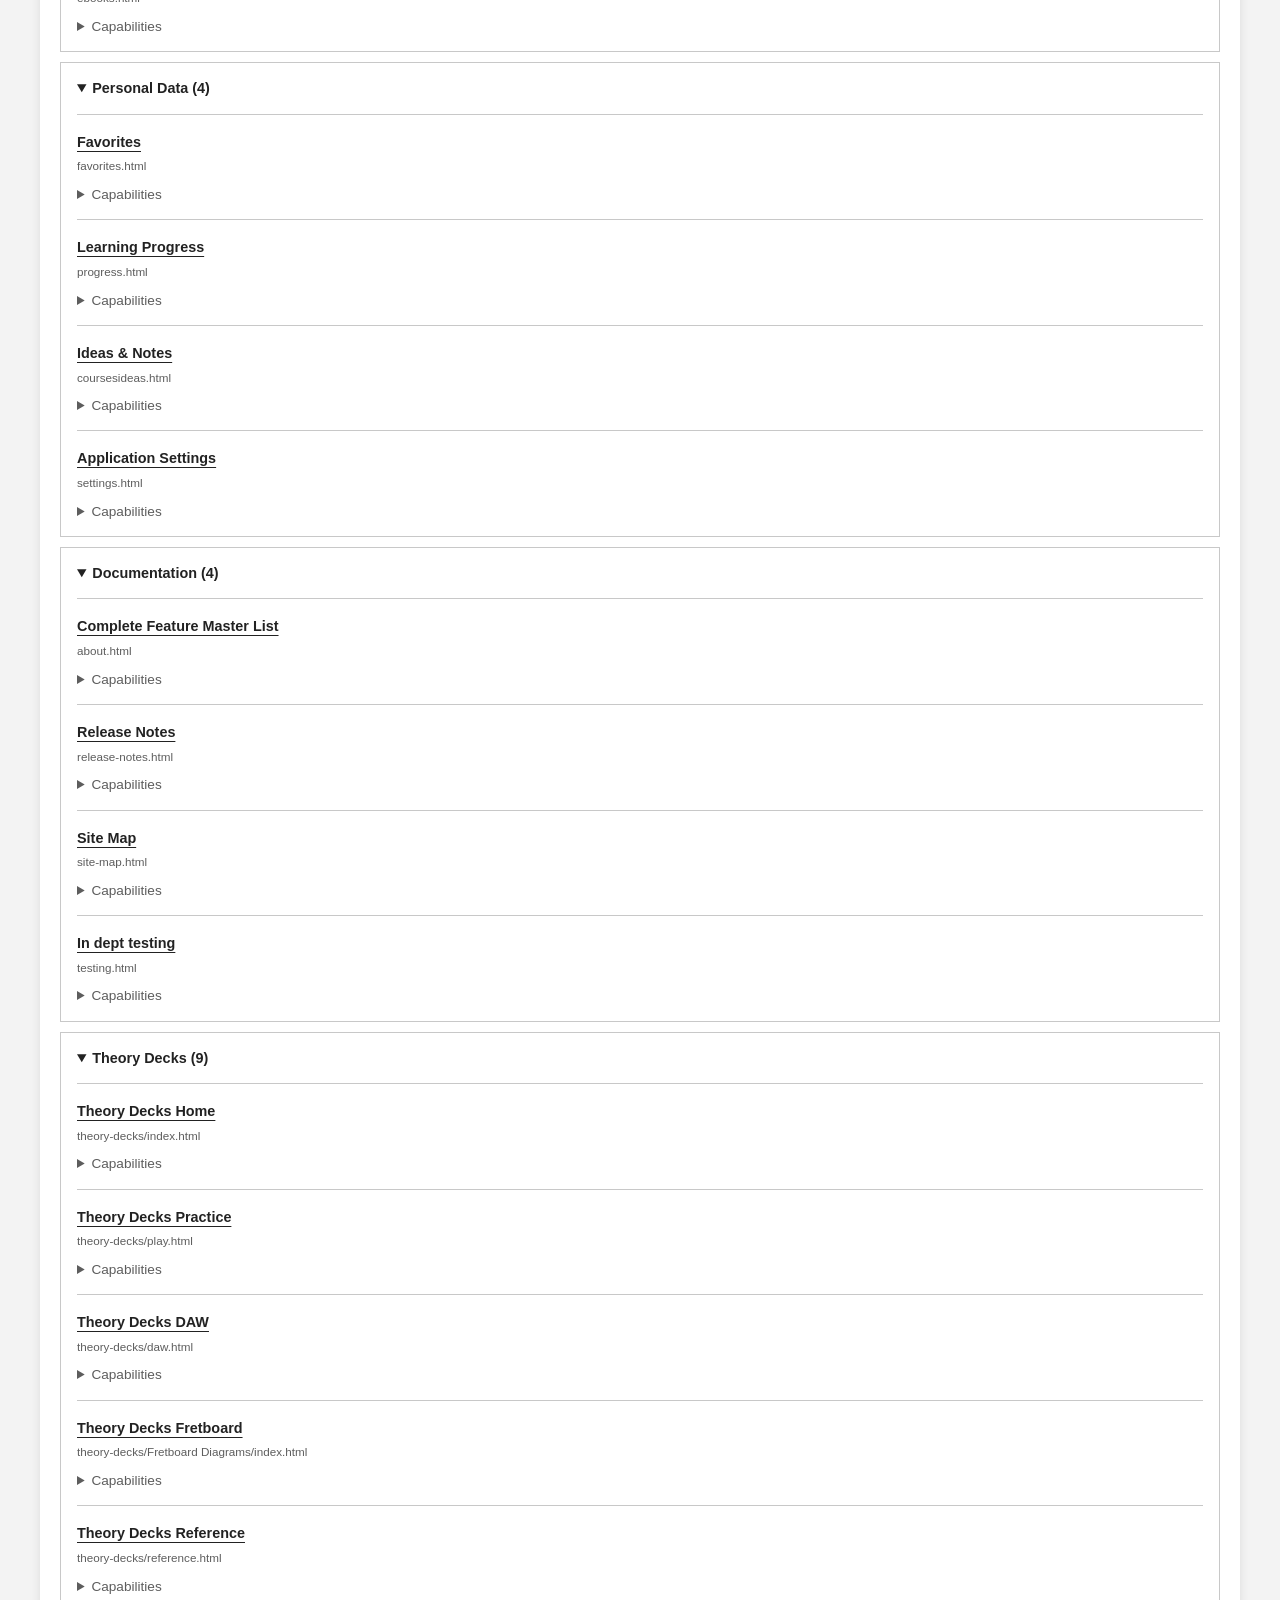
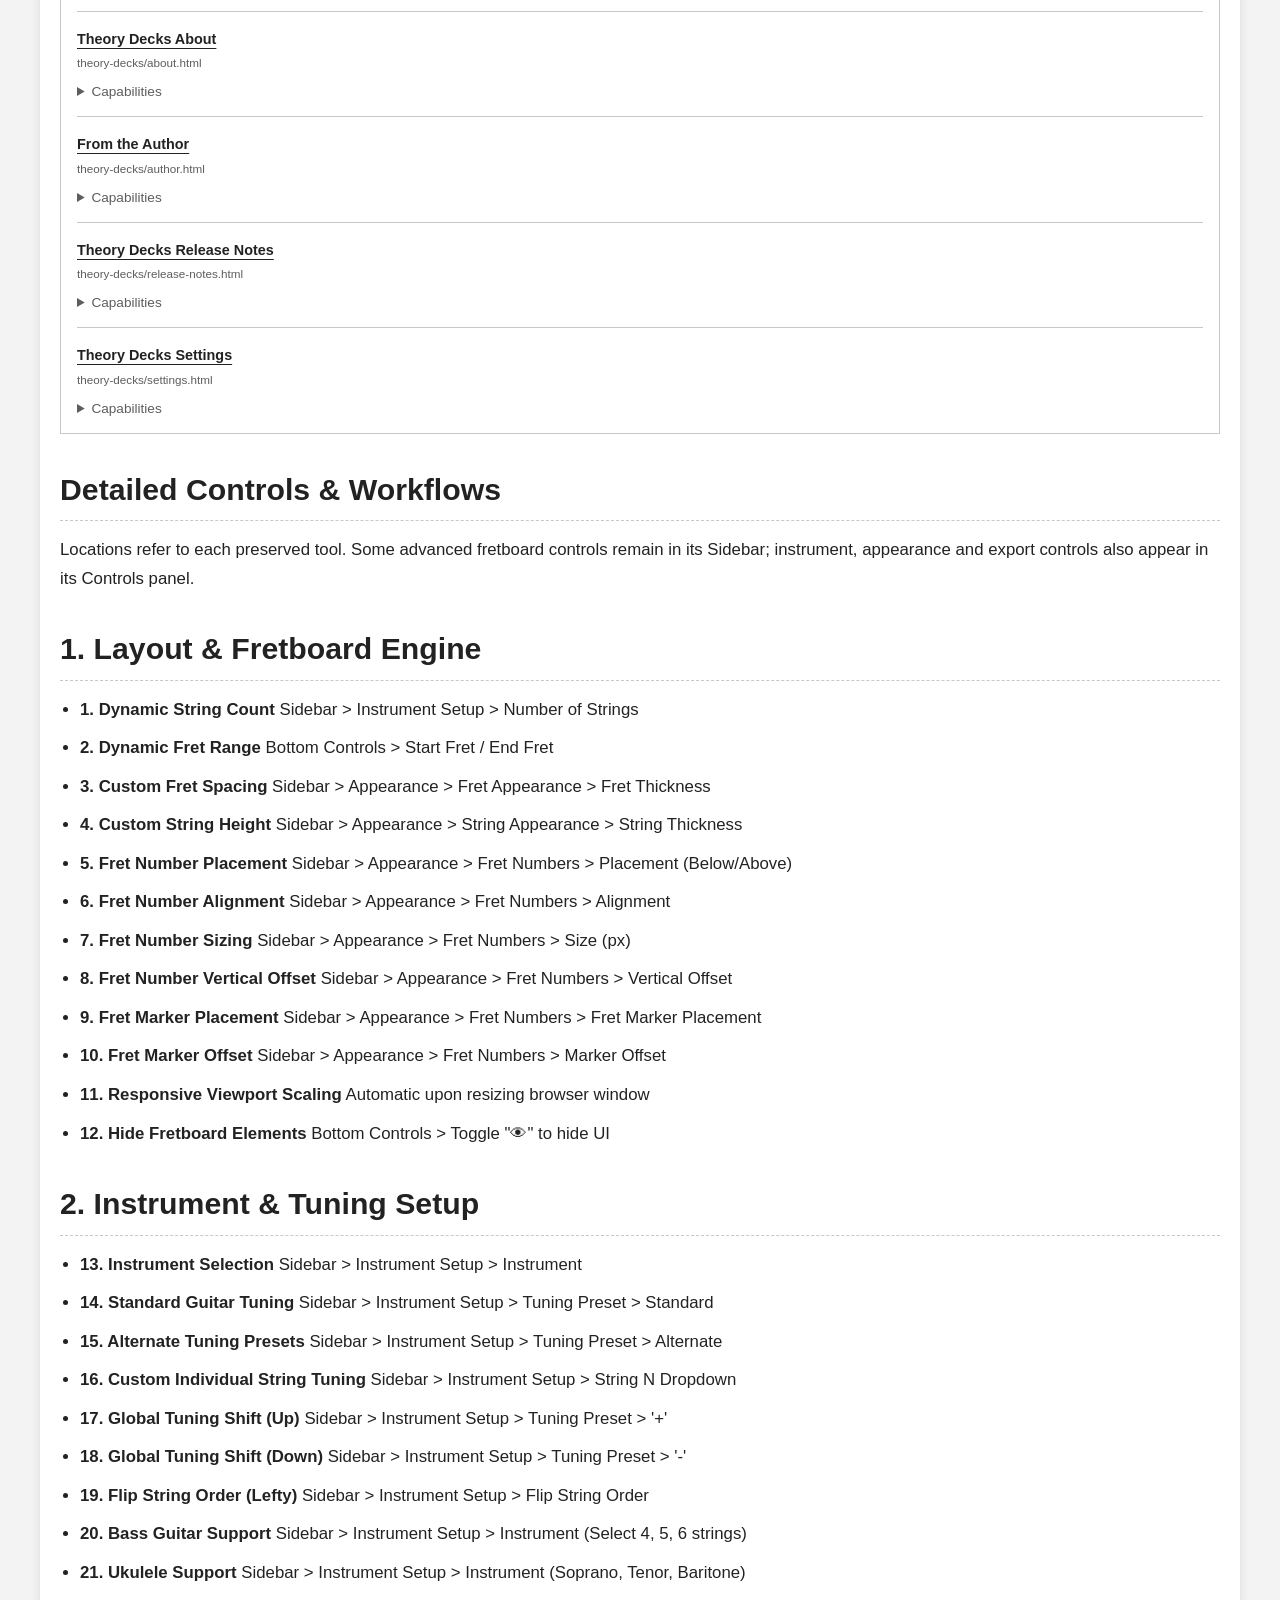
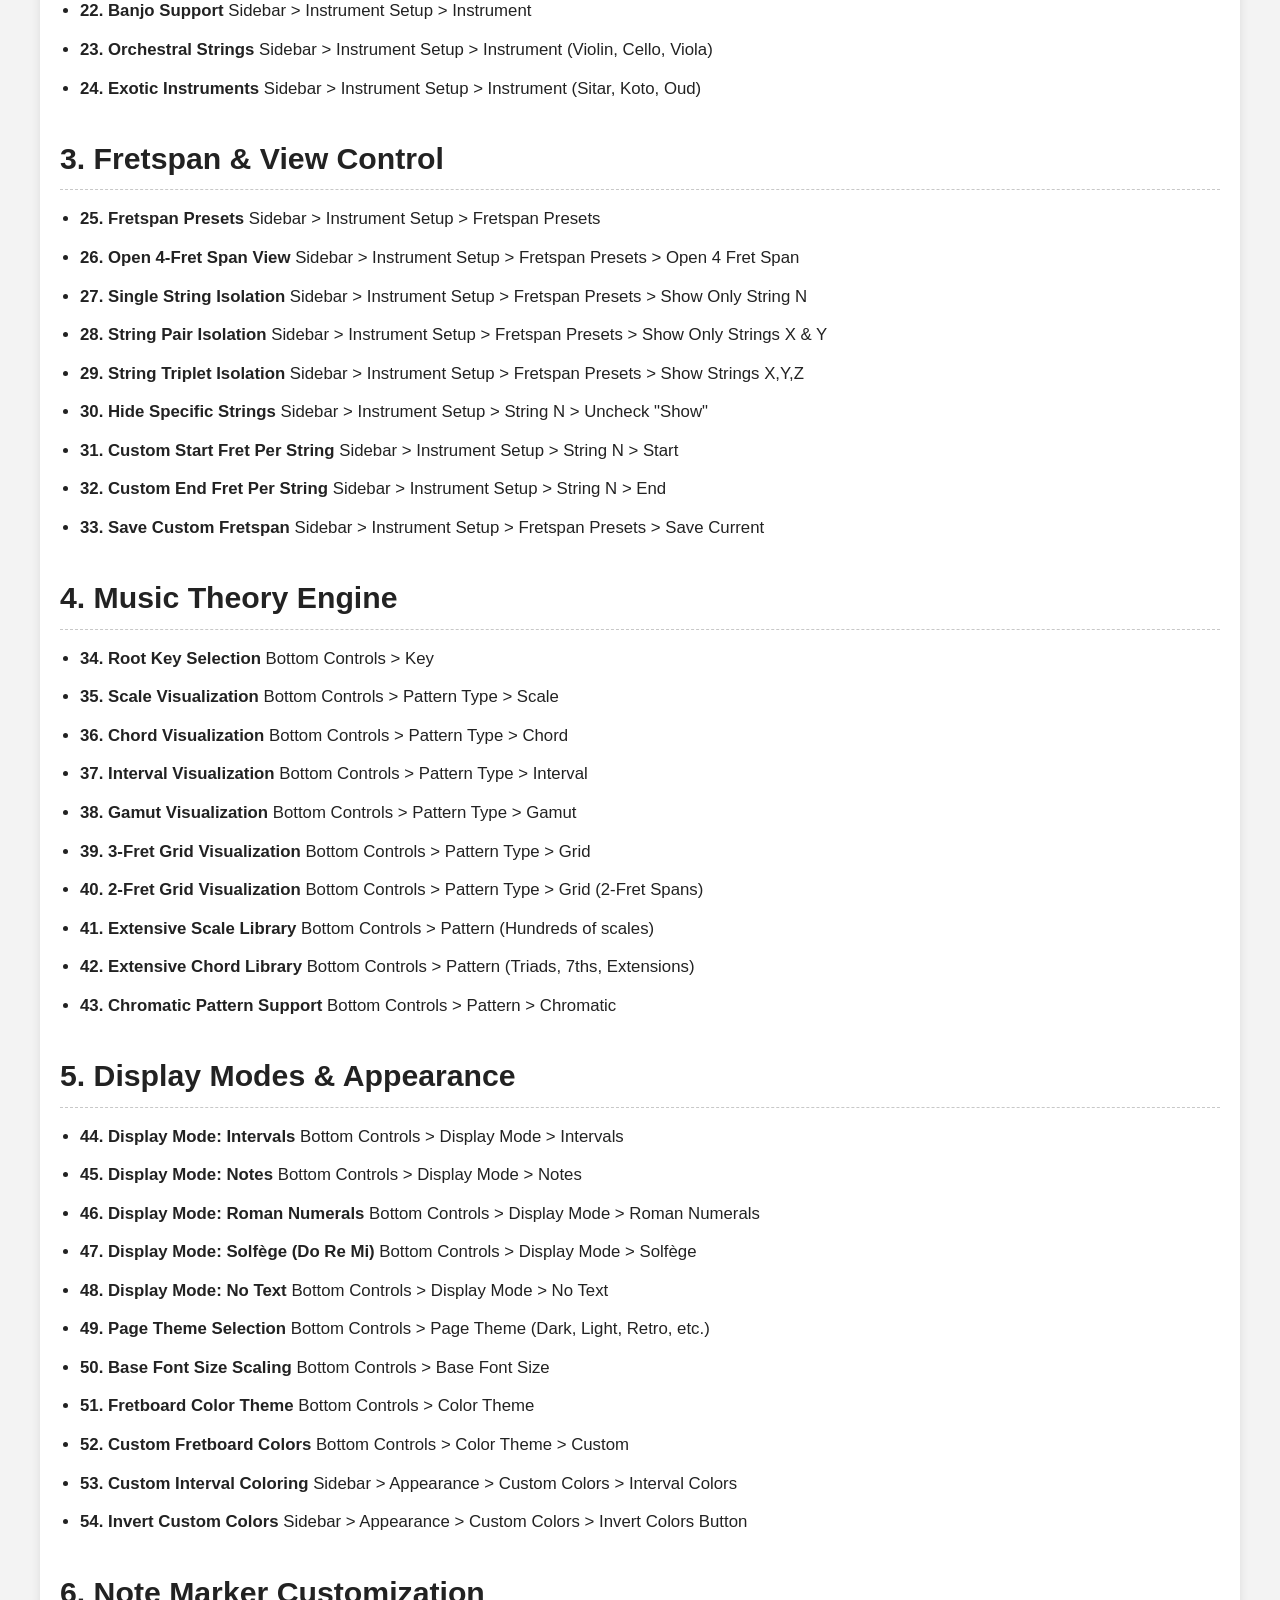
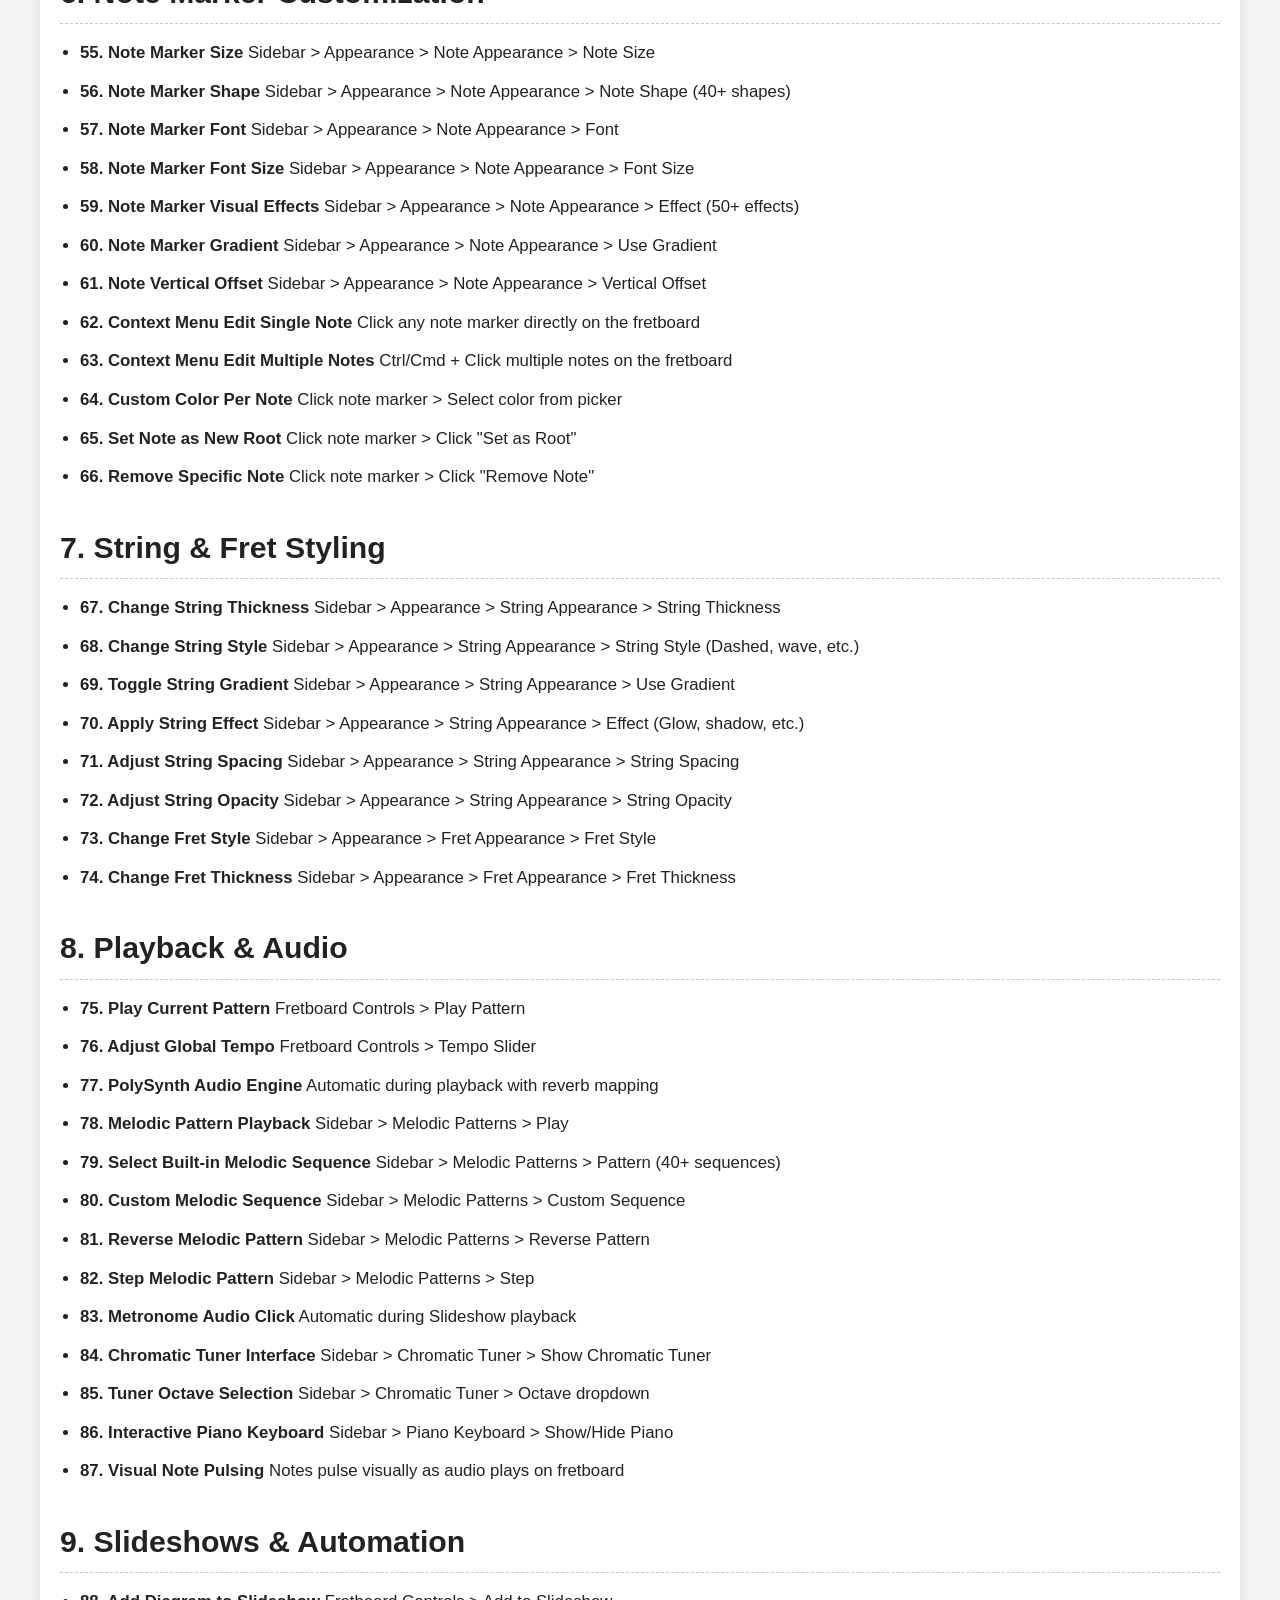
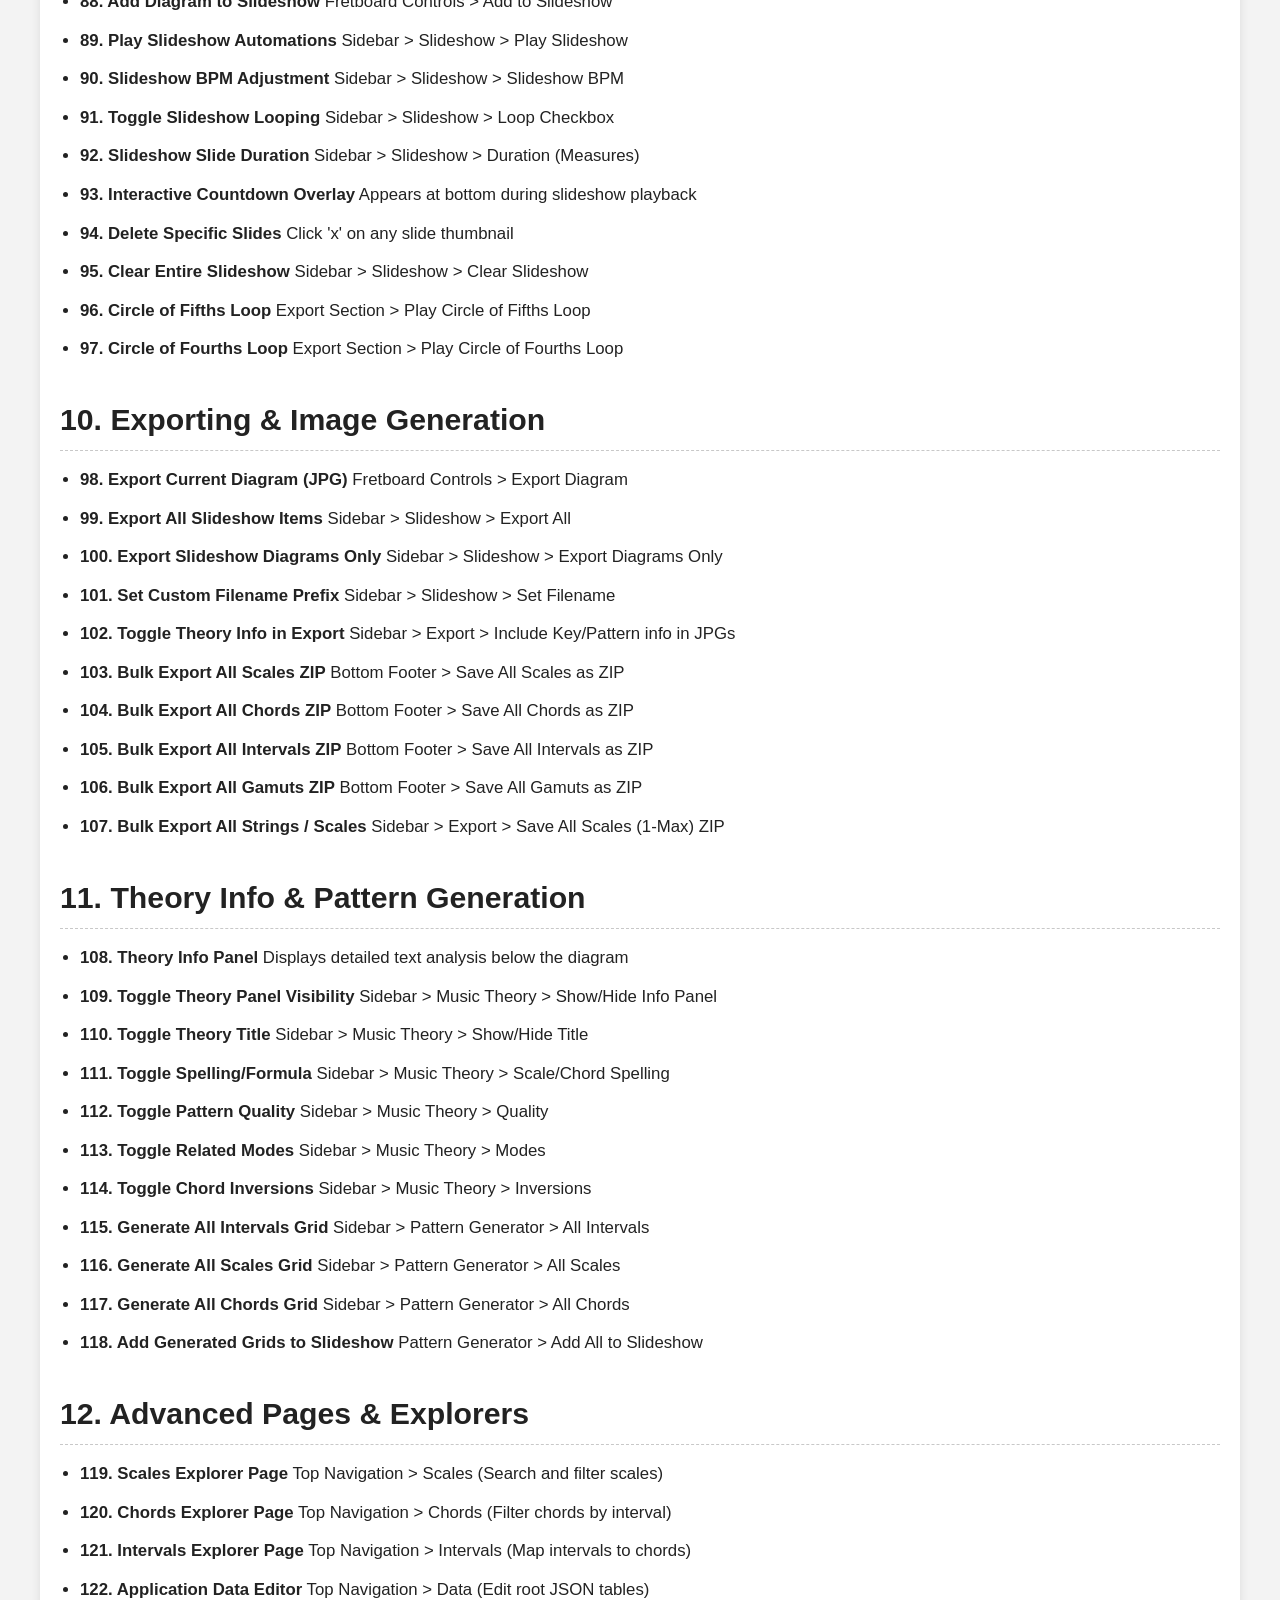
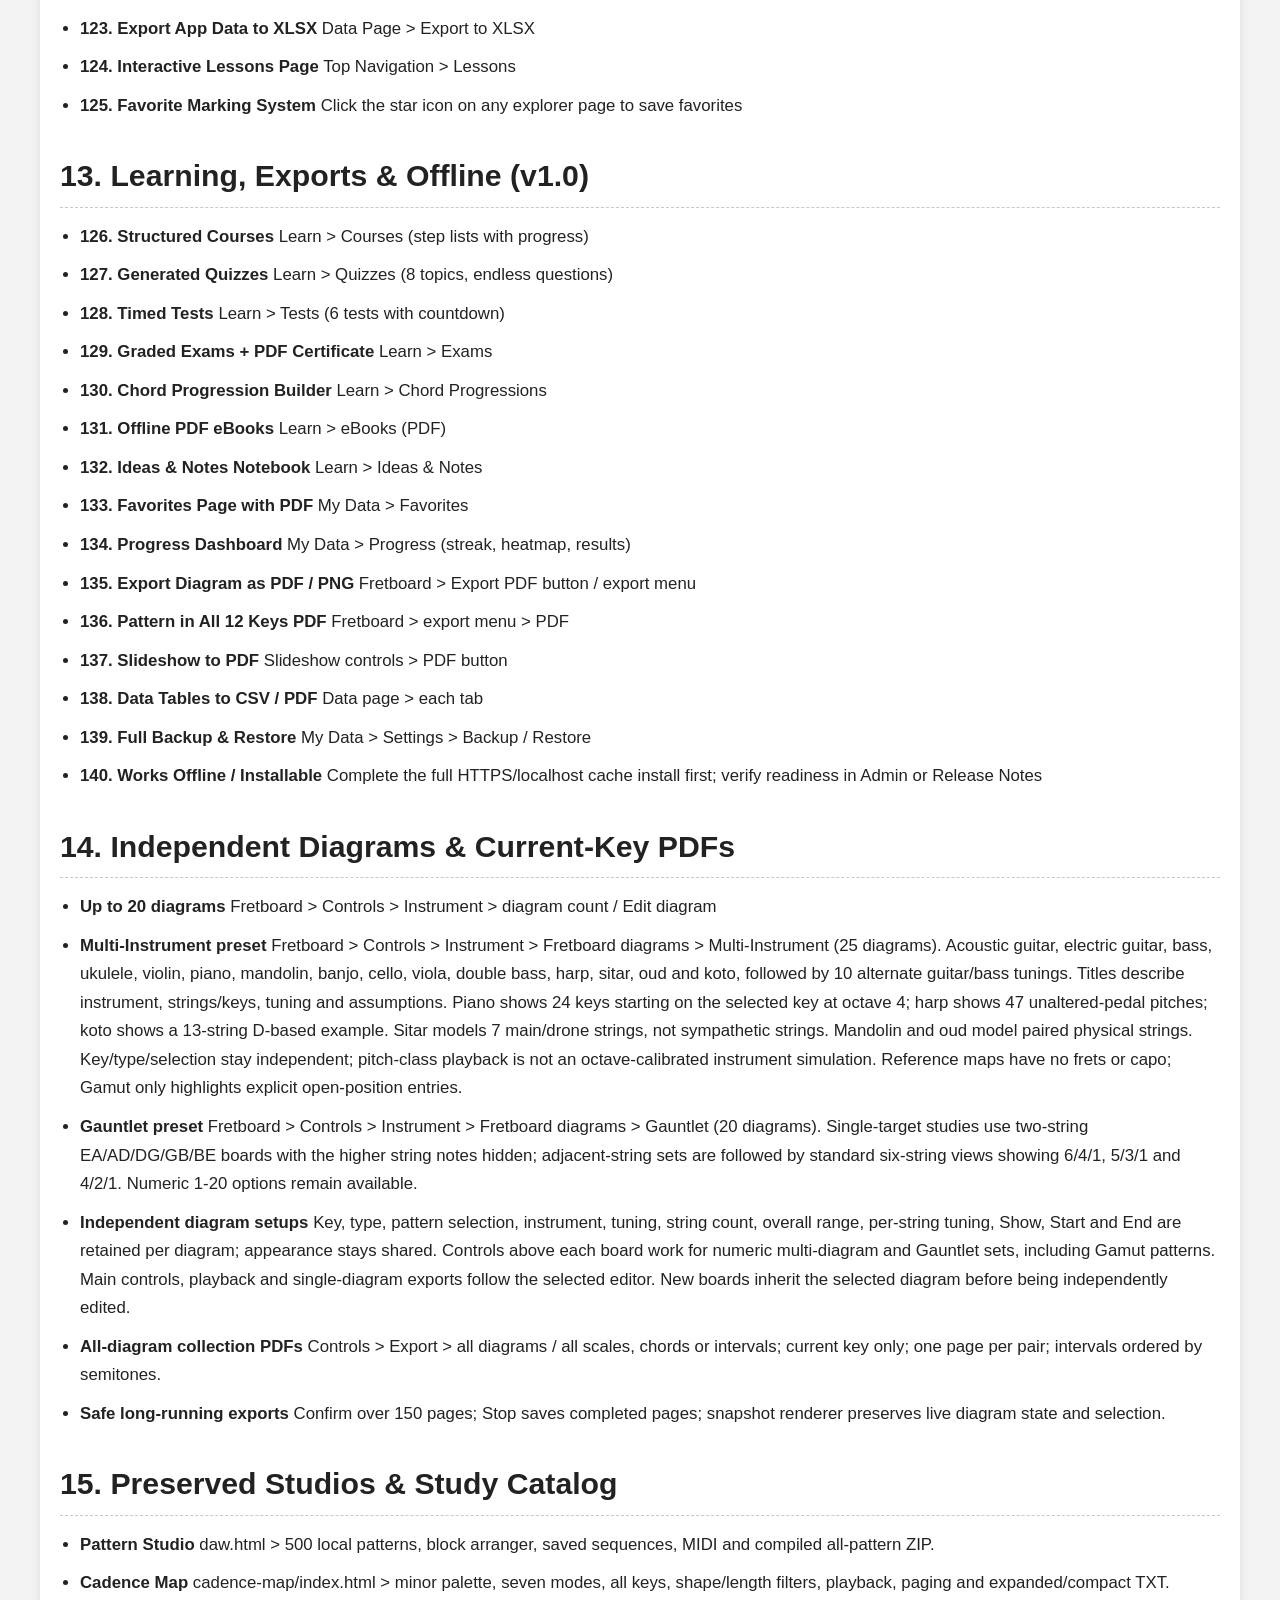
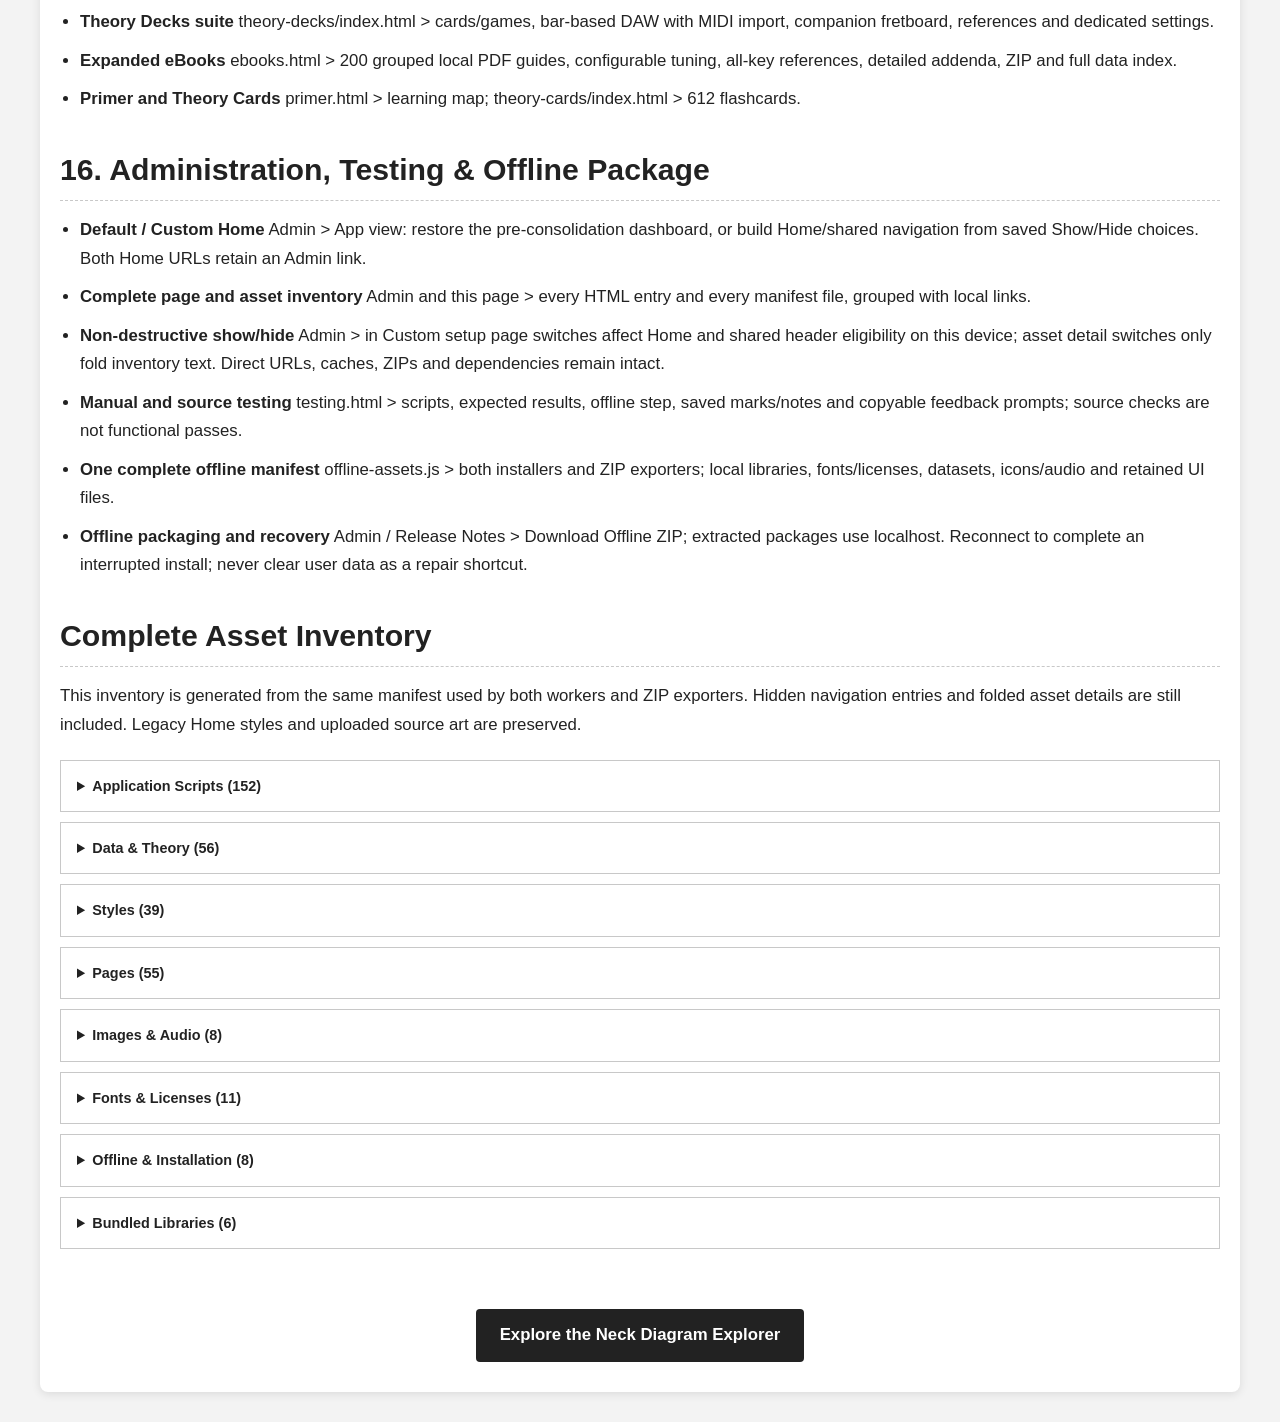
<file: about.html>
<!DOCTYPE html>
<html lang="en">
<head>
    <meta name="theme-color" content="#2c3e50">
    <link rel="icon" href="icon-192.png">
    <link rel="apple-touch-icon" href="icon-192.png">
    <link rel="manifest" href="manifest.webmanifest">
    <meta charset="UTF-8">
    <meta name="viewport" content="width=device-width, initial-scale=1.0, viewport-fit=cover">
    <title>Feature Master List</title>
    <link rel="stylesheet" href="layout.css">
    <link rel="stylesheet" href="components.css">
    <link rel="stylesheet" href="styles.css">
    <link rel="stylesheet" href="sidebar.css">
    <link rel="stylesheet" href="themes.css">
    <script src="theme-init.js"></script>
    <link rel="stylesheet" href="about.css">
    <link rel="stylesheet" href="catalog.css">
    <link rel="stylesheet" href="site.css">
    <script src="site.js" defer></script>
</head>
<body>
    <header class="top-header">
        <div class="top-header-content">
            <h1 class="main-title" style="margin-right: 15px;">Scales Thesaurus</h1>
            <nav class="header-nav">
                <a href="home.html" class="header-link">Home</a>
                <a href="scales.html" class="header-link">Scales</a>
                <a href="chords.html" class="header-link">Chords</a>
                <a href="intervals.html" class="header-link">Intervals</a>
                <a href="data.html" class="header-link">Data</a>
                <a href="lessons.html" class="header-link">Lessons</a>
                <a href="about.html" class="header-link">About</a>

            </nav>
            <div class="sidebar-toggle-container">
                <button id="sidebar-toggle" aria-expanded="false" title="Back to Neck Diagram Explorer" onclick="window.location.href='fretboard.html'">
                    <span class="hamburger-line"></span>
                    <span class="hamburger-line"></span>
                    <span class="hamburger-line"></span>
                    <span class="sr-only">Go to App</span>
                </button>
            </div>
        </div>
    </header>

    <div class="about-container" style="max-width: 1200px;">
        <h1>Complete Feature Master List</h1>
        <p style="text-align: center; font-size: 1.1em; margin-bottom: 30px;">
            Every preserved page, its capabilities and every local asset are documented below. Home supports Default (pre-consolidation dashboard) and Custom (saved Show/Hide) views; use <a href="admin.html">Admin</a> to open tools and manage local navigation visibility. See the <a href="release-notes.html">Release Notes</a> for current offline architecture and installation details.
        </p>

        <p id="catalog-summary" class="catalog-note"></p>
        <nav class="catalog-links" aria-label="Feature sections"><a href="#page-catalog">All pages</a><a href="#features-grid">Detailed controls</a><a href="#asset-catalog">All assets</a><a href="admin.html">Admin</a></nav>
        <section id="page-catalog"><h2>Page-by-Page Capabilities</h2><div data-catalog="pages"></div></section>
        <h2>Detailed Controls &amp; Workflows</h2>
        <p>Locations refer to each preserved tool. Some advanced fretboard controls remain in its Sidebar; instrument, appearance and export controls also appear in its Controls panel.</p>
        <div class="features-grid" id="features-grid">
            <!-- removed feature categories -> moved to about-data.js and rendered by about-app.js -->
        </div>

        <section id="asset-catalog"><h2>Complete Asset Inventory</h2><p>This inventory is generated from the same manifest used by both workers and ZIP exporters. Hidden navigation entries and folded asset details are still included. Legacy Home styles and uploaded source art are preserved.</p><div data-catalog="assets"></div></section>
        <div style="text-align: center; margin-top: 40px;">
            <a href="fretboard.html" class="return-button">Explore the Neck Diagram Explorer</a>
        </div>
    </div>
    
    <script src="offline-assets.js"></script>
    <script src="project-catalog.js"></script>
    <script src="catalog-ui.js"></script>
    <script src="about-data.js"></script>
    <script src="about-app.js"></script>
</body>
</html>
</file>
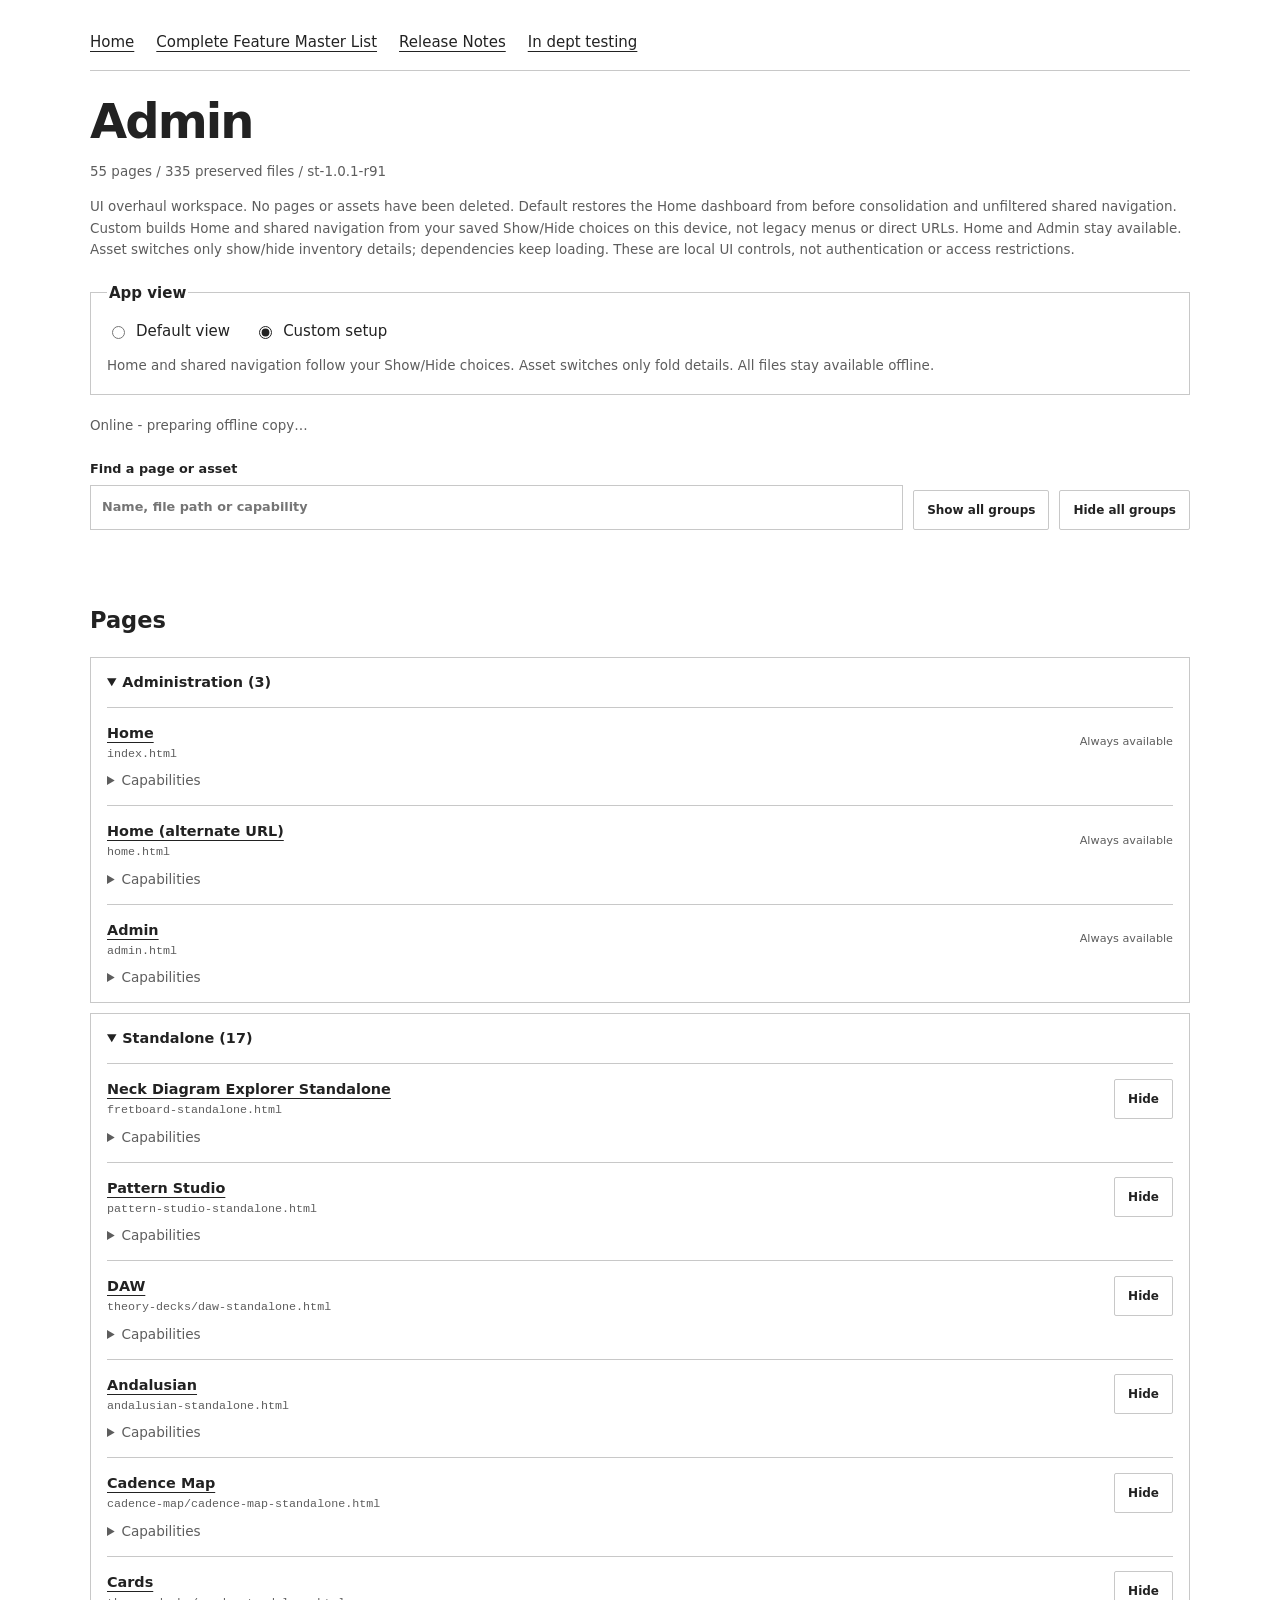
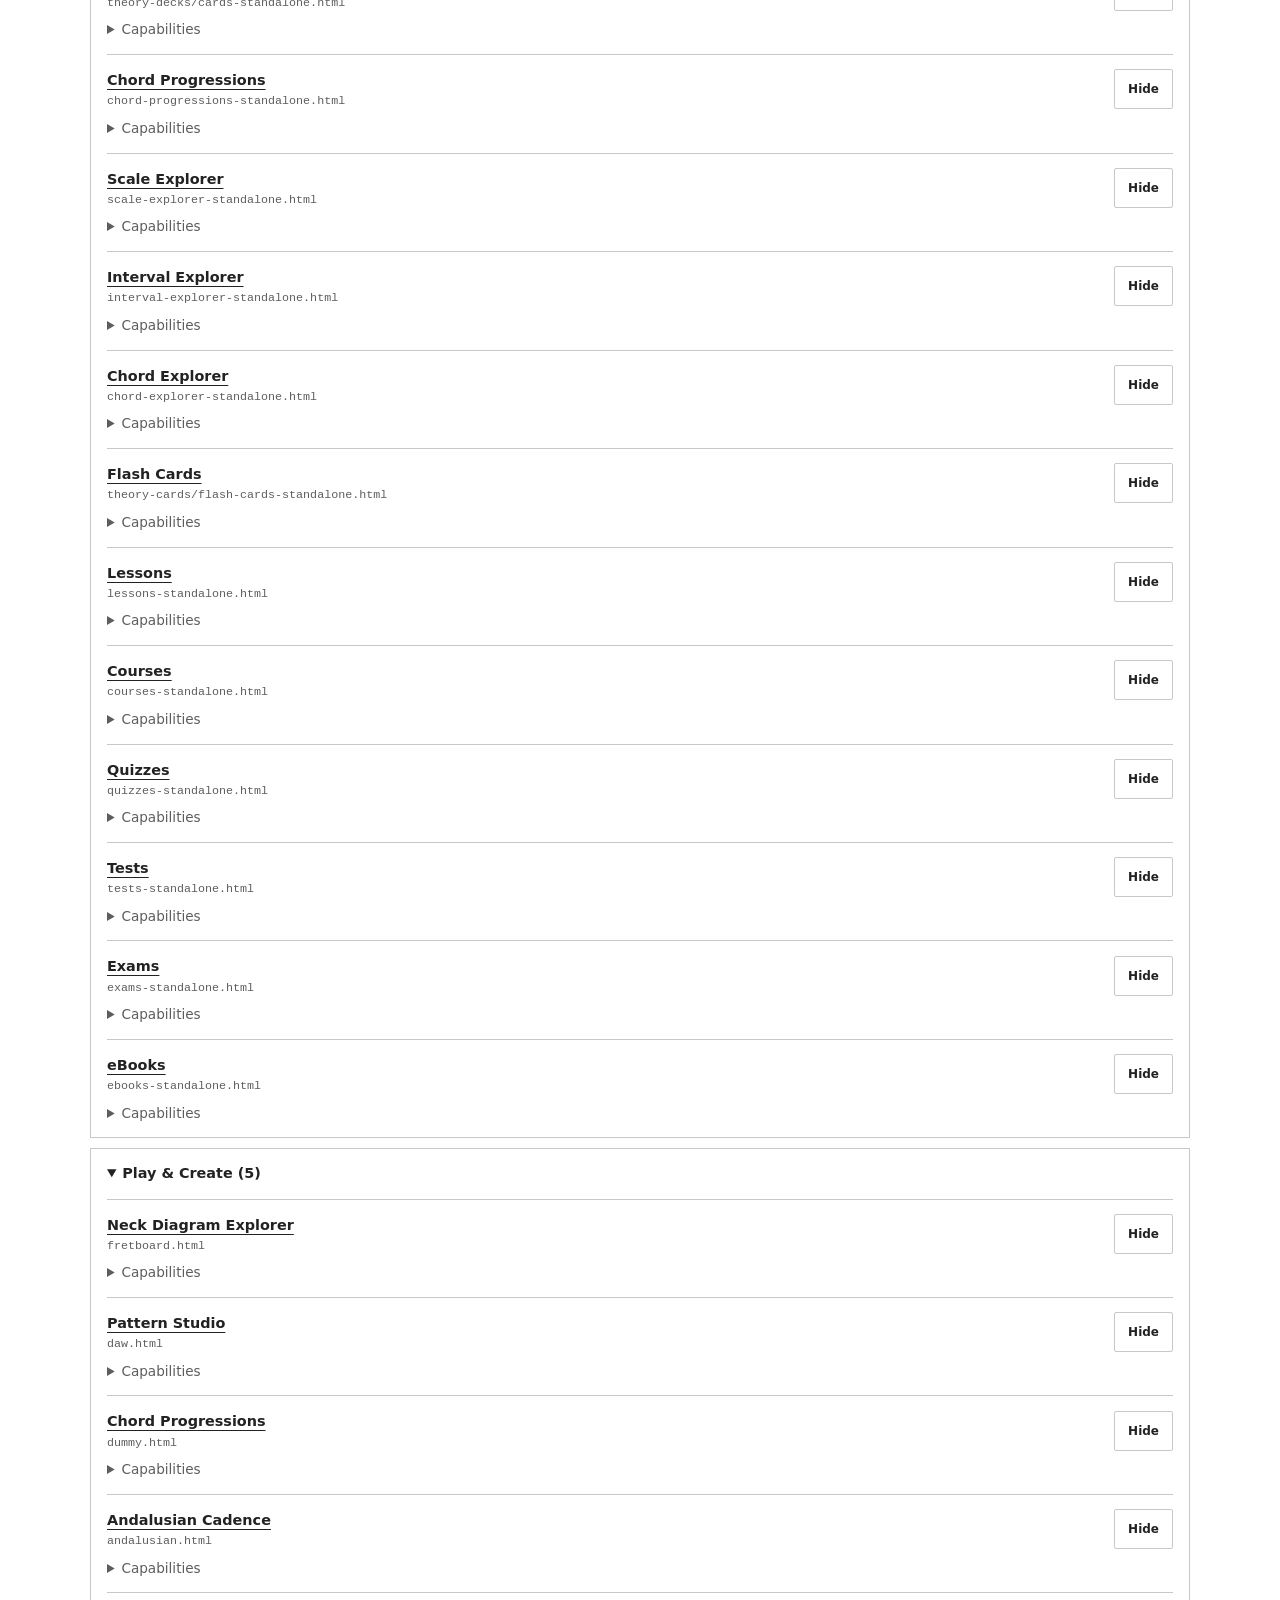
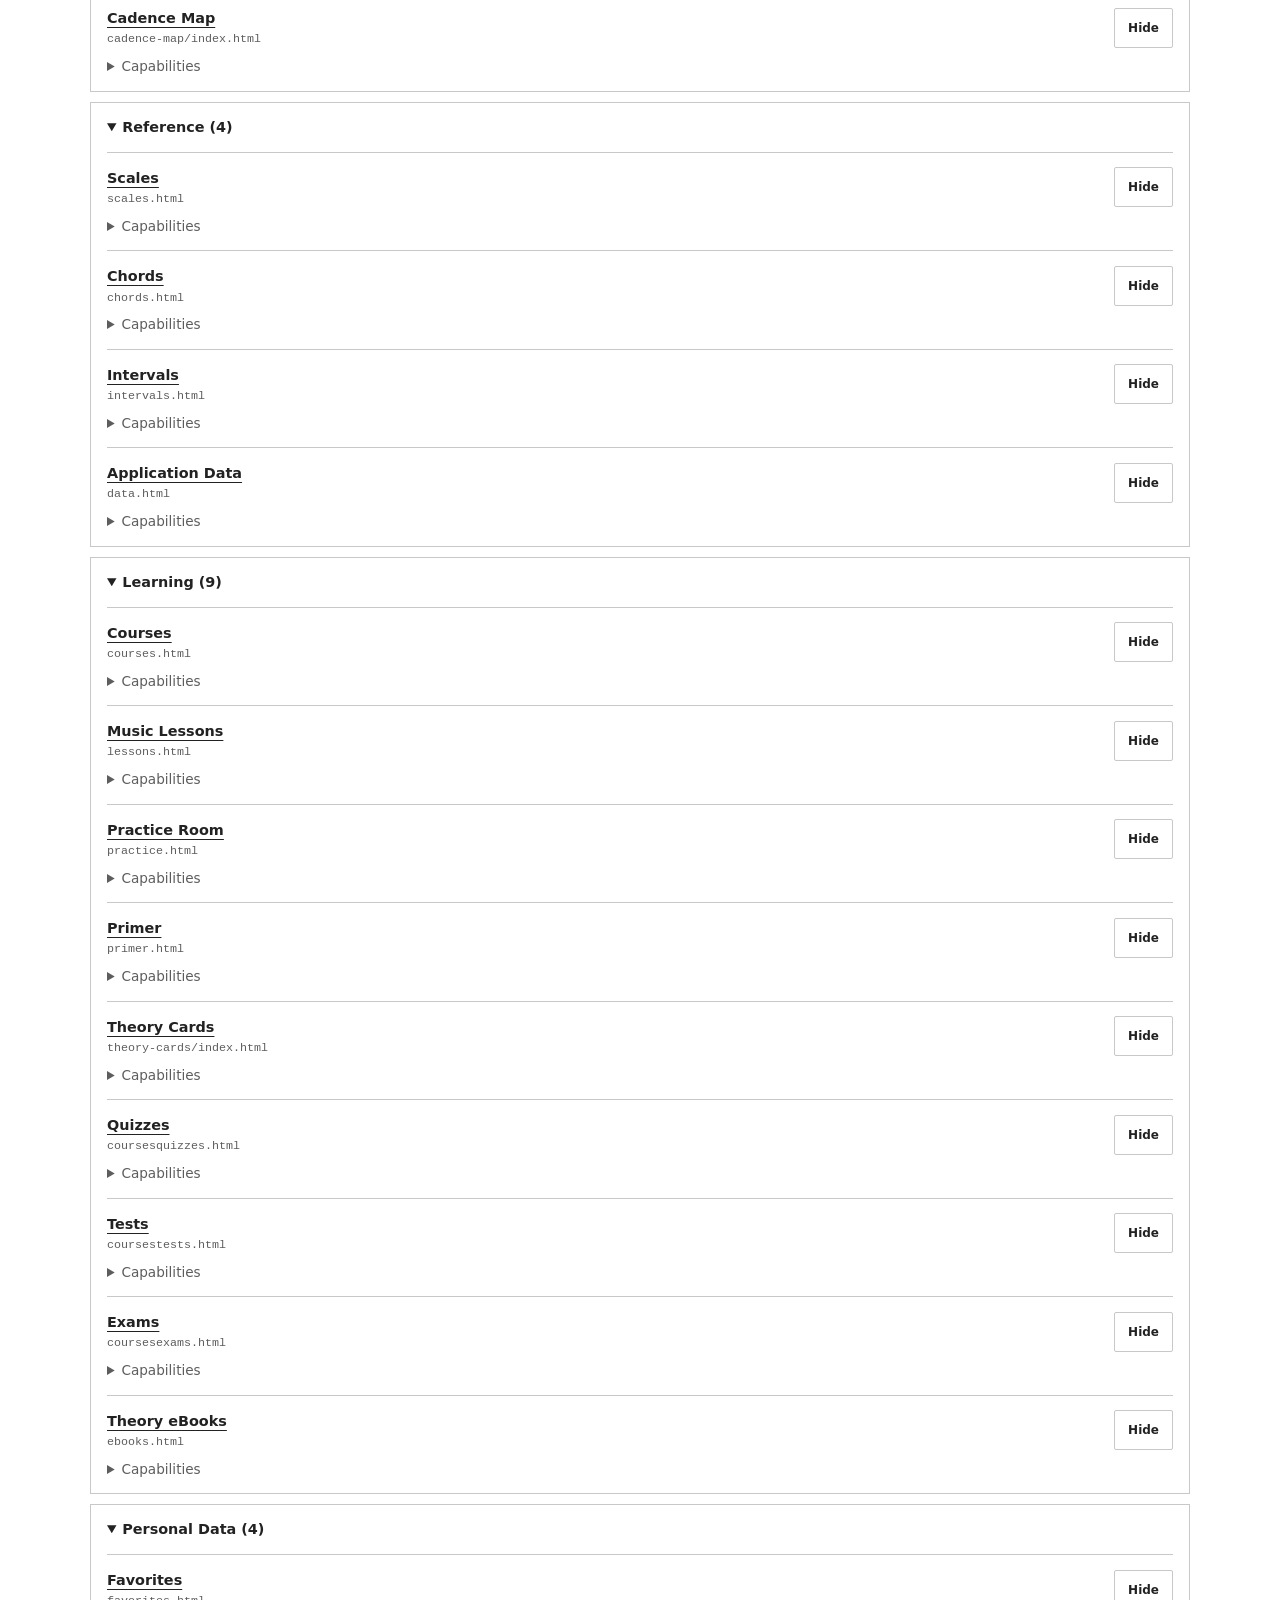
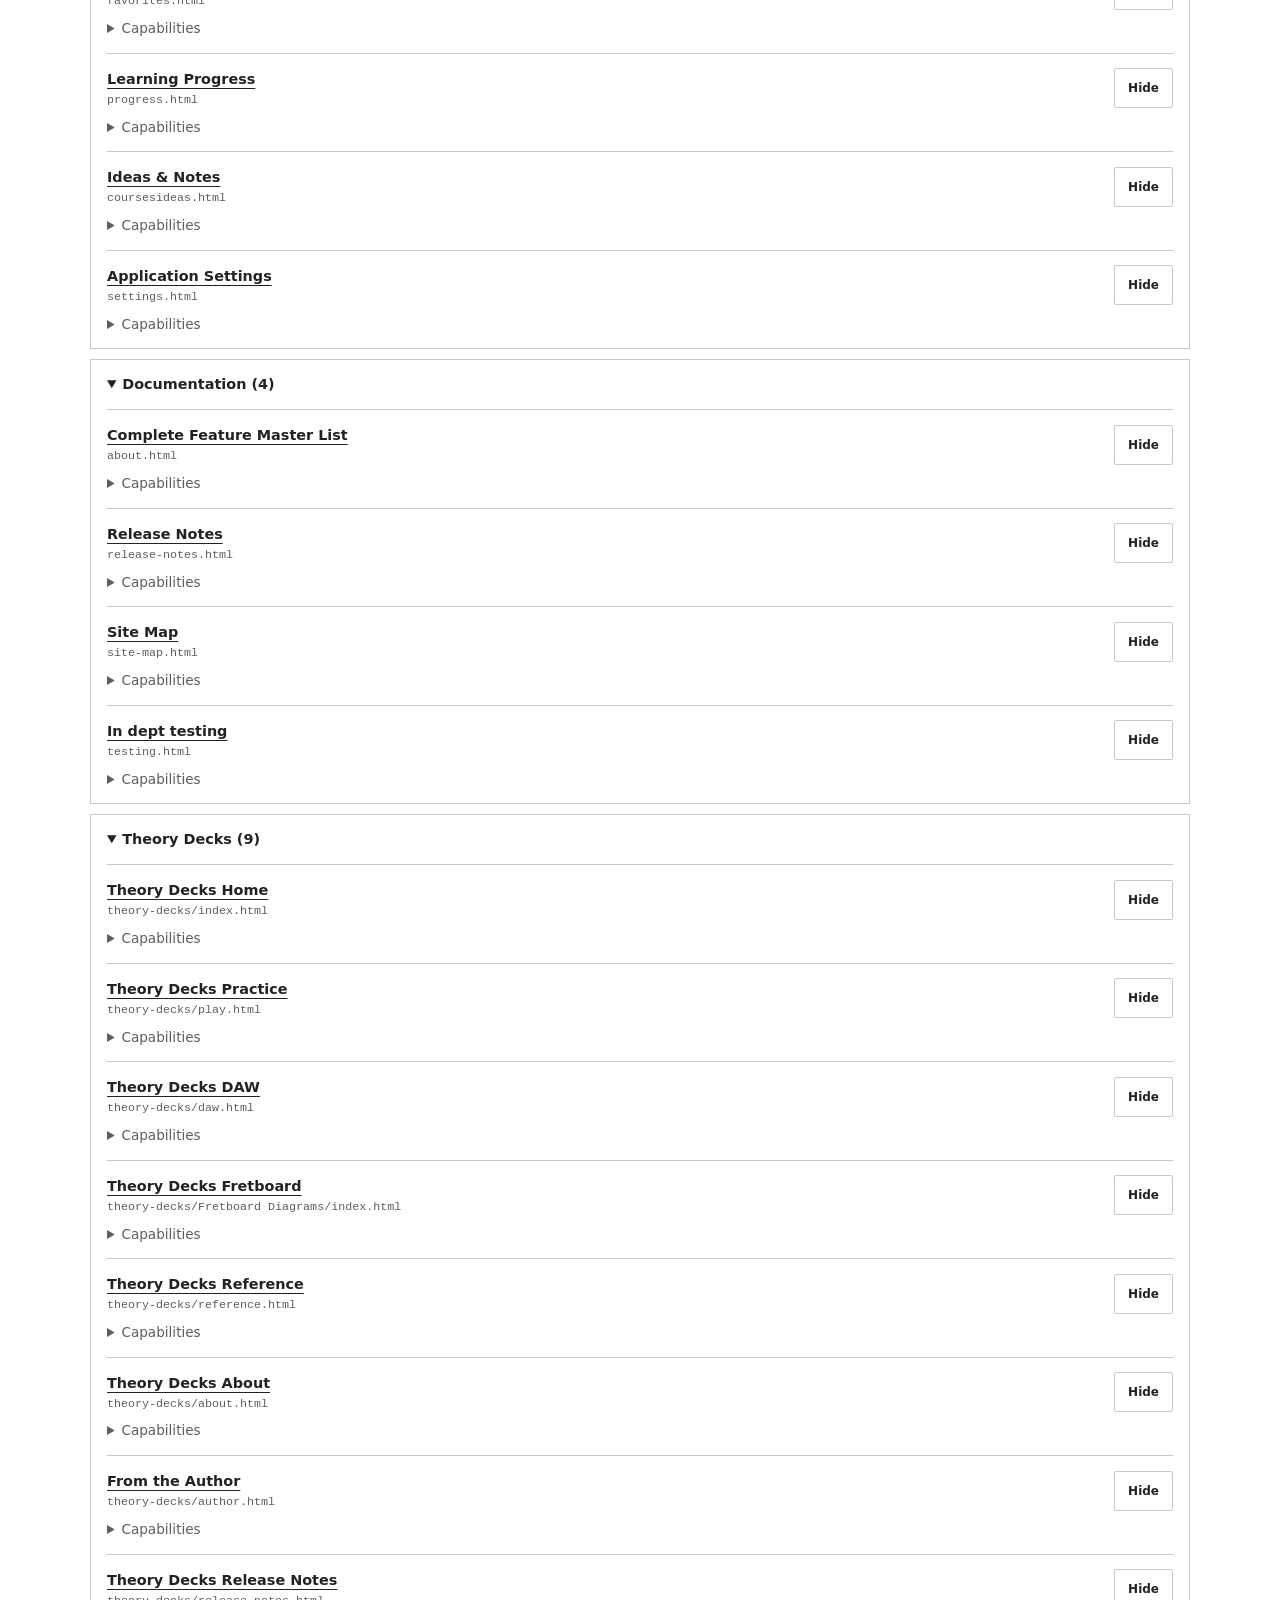
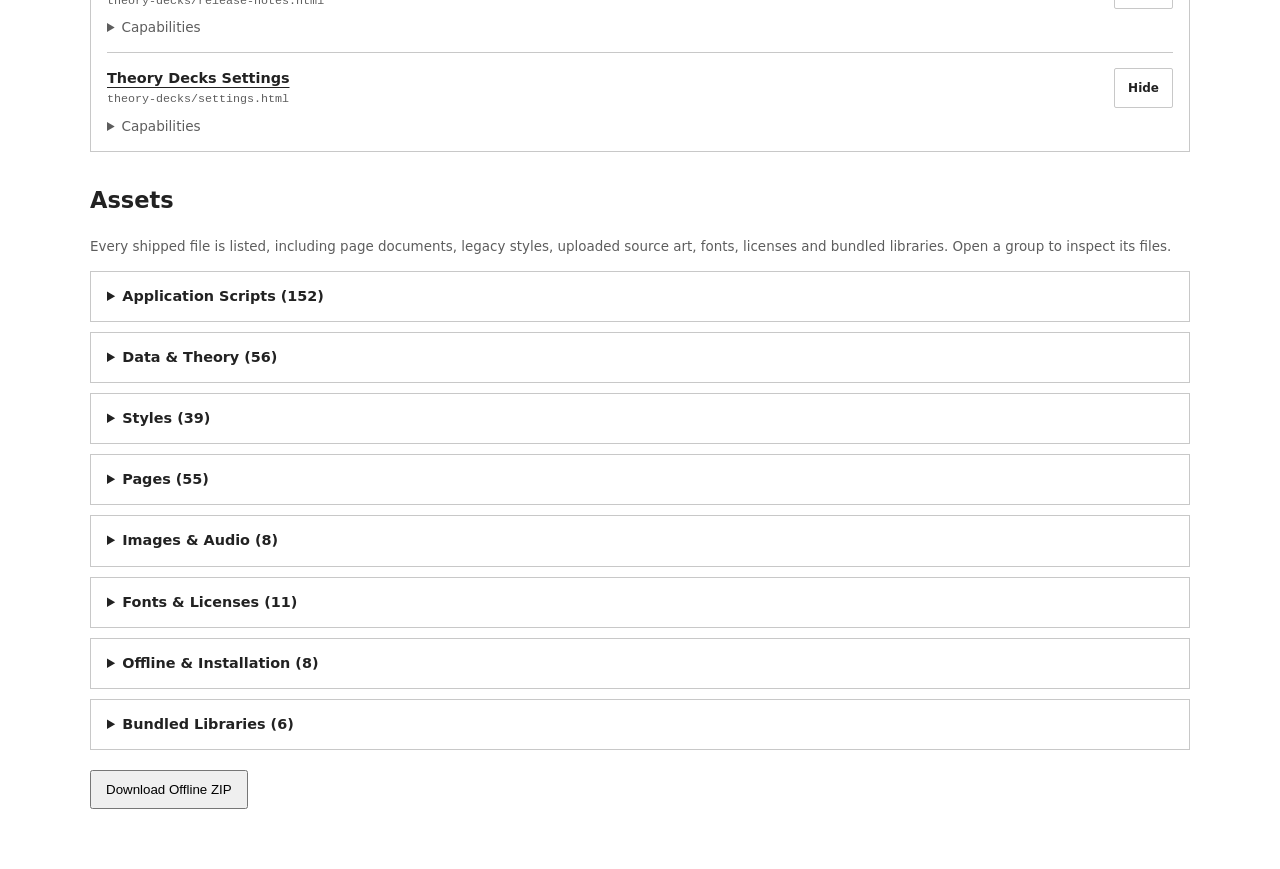
<file: admin.html>
<!DOCTYPE html>
<html lang="en">
<head>
    <meta charset="UTF-8">
    <meta name="viewport" content="width=device-width, initial-scale=1, viewport-fit=cover">
    <meta name="theme-color" content="#2c3e50">
    <title>Admin</title>
    <link rel="icon" href="icon-192.png">
    <link rel="manifest" href="manifest.webmanifest">
    <link rel="stylesheet" href="themes.css">
    <link rel="stylesheet" href="catalog.css">
    <script src="theme-init.js"></script>
    <script src="site.js" defer data-offline-only></script>
    <script src="offline-assets.js" defer></script>
    <script src="project-catalog.js" defer></script>
    <script src="catalog-ui.js" defer></script>
</head>
<body>
    <main class="catalog-shell">
        <nav class="catalog-links" aria-label="Administration"><a href="index.html">Home</a><a href="about.html">Complete Feature Master List</a><a href="release-notes.html">Release Notes</a><a href="testing.html">In dept testing</a></nav>
        <h1>Admin</h1>
        <p id="catalog-summary"></p>
        <p class="catalog-note">UI overhaul workspace. No pages or assets have been deleted. Default restores the Home dashboard from before consolidation and unfiltered shared navigation. Custom builds Home and shared navigation from your saved Show/Hide choices on this device, not legacy menus or direct URLs. Home and Admin stay available. Asset switches only show/hide inventory details; dependencies keep loading. These are local UI controls, not authentication or access restrictions.</p>
        <fieldset class="catalog-view"><legend>App view</legend><label><input type="radio" name="app-view" value="default"> Default view</label><label><input type="radio" name="app-view" value="custom"> Custom setup</label><p id="catalog-view-note" class="catalog-note"></p></fieldset>
        <p id="rn-status" role="status">Checking offline installation...</p>
        <div class="catalog-toolbar"><label for="catalog-search">Find a page or asset<input id="catalog-search" type="search" placeholder="Name, file path or capability" autocomplete="off"></label><button type="button" data-catalog-expand="show">Show all groups</button><button type="button" data-catalog-expand="hide">Hide all groups</button></div>
        <p id="catalog-message" role="status" aria-live="polite"></p>
        <h2>Pages</h2><div data-catalog="pages" data-editable></div>
        <h2>Assets</h2><p class="catalog-note">Every shipped file is listed, including page documents, legacy styles, uploaded source art, fonts, licenses and bundled libraries. Open a group to inspect its files.</p><div data-catalog="assets" data-editable></div>
        <button class="offline-package-button" type="button">Download Offline ZIP</button><span class="offline-package-status" role="status"></span>
        <noscript>Enable JavaScript to manage the catalog. All existing pages remain at their original URLs. <a href="site-map.html">Open the Site Map</a>.</noscript>
    </main>
    <script src="vendor/jszip.min.js" defer></script>
    <script src="offline-package.js" defer></script>
    <script src="release-notes.js" defer></script>
</body>
</html>
</file>
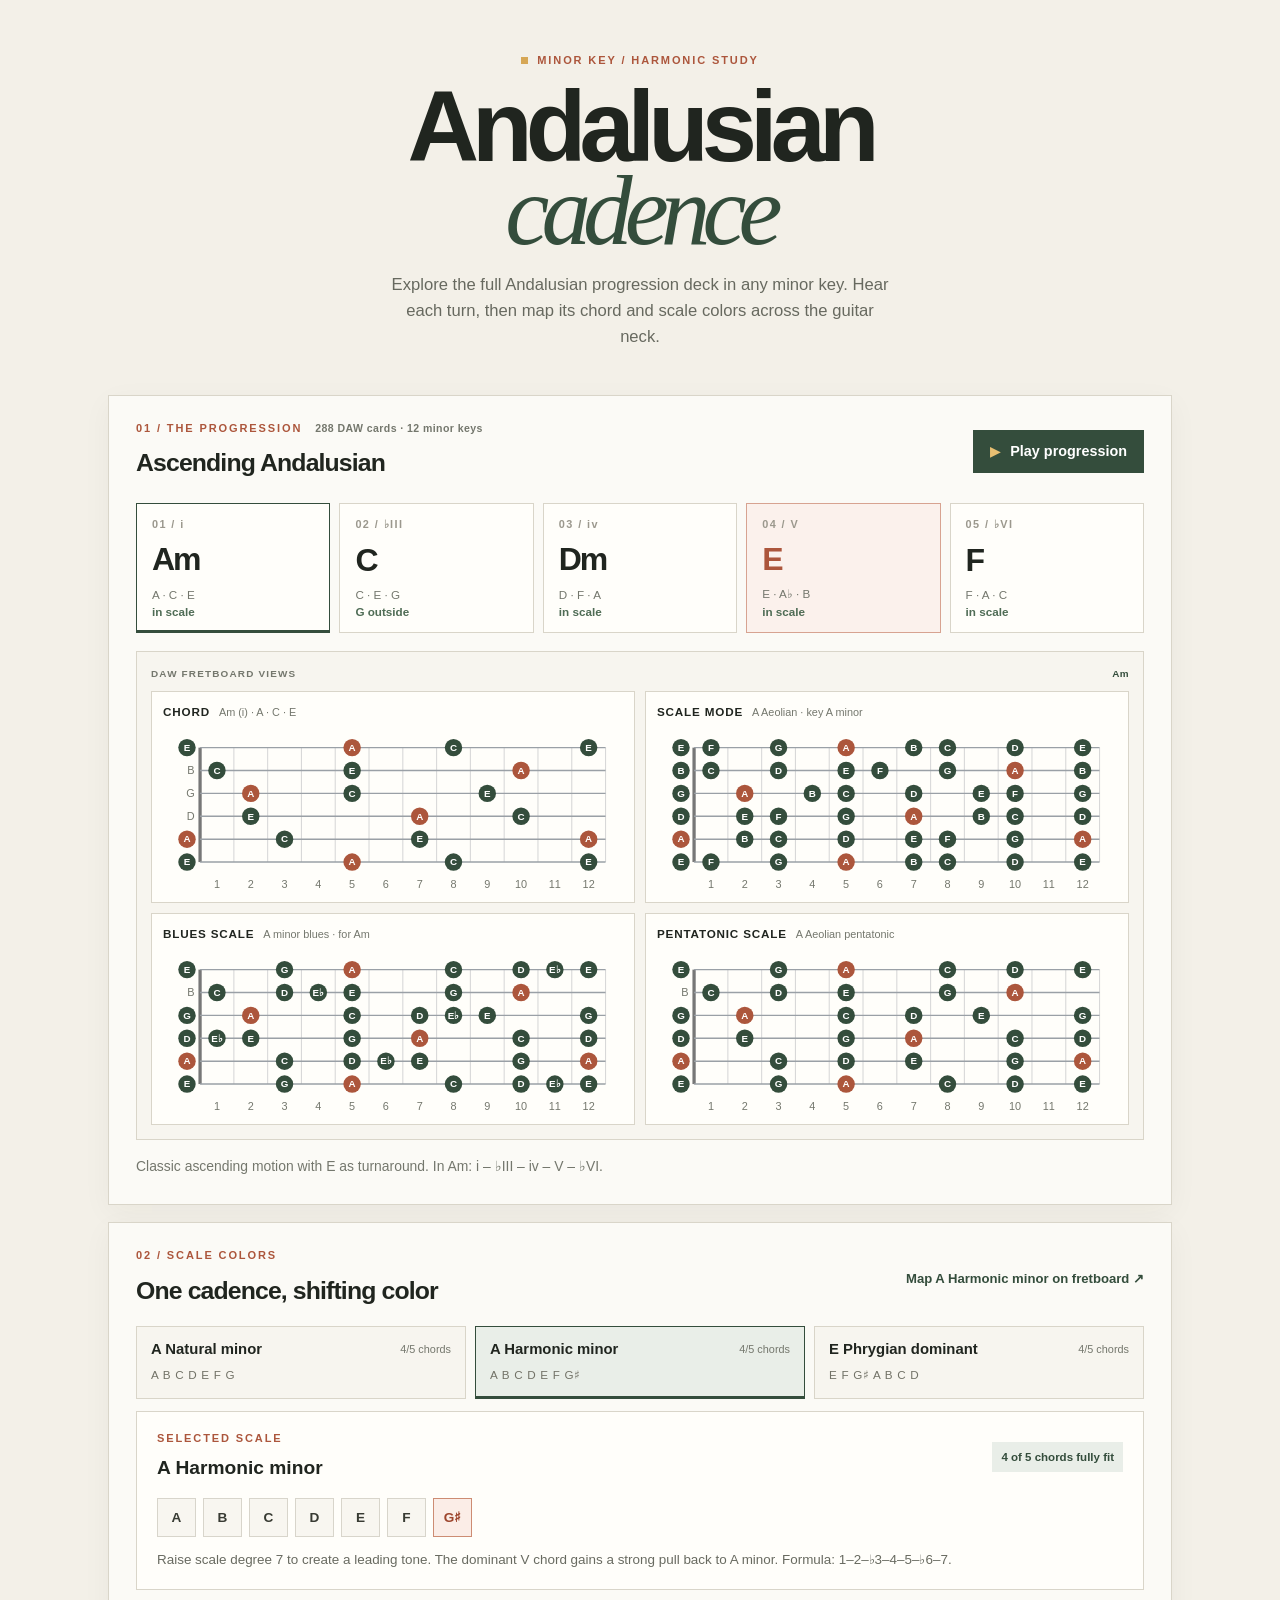
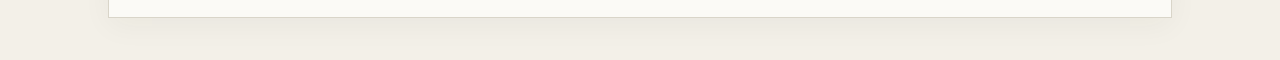
<file: andalusian-standalone.html>
<!doctype html>
<html lang="en">
<head>
  <meta charset="utf-8">
  <meta name="viewport" content="width=device-width, initial-scale=1, viewport-fit=cover">
  <meta name="theme-color" content="#24352d">
  <link rel="icon" href="icon-192.png">
  <title>Andalusian</title>
  <link rel="stylesheet" href="layout.css">
  <link rel="stylesheet" href="components.css">
  <link rel="stylesheet" href="site.css">
  <link rel="stylesheet" href="andalusian.css">
  <link rel="stylesheet" href="square-edges.css">
  <script src="site.js" defer></script>
  <script src="theory-decks/theory.js" defer></script>
  <script src="theory-decks/data/andalusian.js" defer></script>
  <script src="andalusian.js" defer></script>
<link rel="stylesheet" href="standalone.css">
<style>.progression-controls,.cadence-foot{display:none!important}</style>
</head>
<body class="andalusian-page">
  <header class="top-header">
    <div class="top-header-content">
      <h1 class="main-title">Scales Thesaurus</h1>
      <nav class="header-nav"></nav>
      <div class="sidebar-toggle-container"></div>
    </div>
  </header>
  <main class="cadence-shell">
    <section class="cadence-intro">
      <p class="cadence-kicker"><span></span> MINOR KEY / HARMONIC STUDY</p>
      <h2>Andalusian<br><i>cadence</i></h2>
      <p class="cadence-lede">Explore the full Andalusian progression deck in any minor key. Hear each turn, then map its chord and scale colors across the guitar neck.</p>
    </section>

    <section class="progression-section" aria-labelledby="progression-heading">
      <div class="section-heading">
        <div><p class="section-index">01 / THE PROGRESSION <span id="progression-count"></span></p><h3 id="progression-heading">Choose a progression</h3></div>
        <button class="play-button" id="play-progression" type="button"><span aria-hidden="true">▶</span><span id="play-label">Play progression</span></button>
      </div>
      <div class="progression-controls">
        <label class="cadence-select">Minor key<select id="key-select" aria-label="Minor key"></select></label>
        <label class="cadence-select cadence-progression-select">Progression<select id="progression-select" aria-label="Andalusian progression"></select></label>
        <label class="tempo-control">Tempo (BPM)<input id="tempo-input" type="number" min="40" max="220" step="1" value="84" aria-label="Andalusian playback tempo in beats per minute"></label>
        <label class="loop-toggle"><input id="loop-progression" type="checkbox" checked><span>Loop</span><small>on by default</small></label>
      </div>
      <div id="chord-row" class="chord-row" aria-live="polite"></div>
      <section class="fretboard-section" aria-label="Selected chord fretboard diagrams">
        <div class="diagram-heading"><span>DAW FRETBOARD VIEWS</span><span id="diagram-key-label">A minor</span></div>
        <div class="fretboard-grid">
          <figure class="fretboard-card"><figcaption><strong>Chord</strong><span id="diagram-chord-caption">Select a progression chord.</span></figcaption><div id="diagram-chord" class="fretboard-diagram"></div></figure>
          <figure class="fretboard-card"><figcaption><strong>Scale mode</strong><span id="diagram-scale-caption">Select a progression chord.</span></figcaption><div id="diagram-scale" class="fretboard-diagram"></div></figure>
          <figure class="fretboard-card"><figcaption><strong>Blues scale</strong><span id="diagram-blues-caption">Select a progression chord.</span></figcaption><div id="diagram-blues" class="fretboard-diagram"></div></figure>
          <figure class="fretboard-card"><figcaption><strong>Pentatonic scale</strong><span id="diagram-pentatonic-caption">Select a progression chord.</span></figcaption><div id="diagram-pentatonic" class="fretboard-diagram"></div></figure>
        </div>
      </section>
      <p class="progression-note" id="progression-note"></p>
    </section>

    <section class="scale-section" aria-labelledby="scale-heading">
      <div class="section-heading scale-heading">
        <div><p class="section-index">02 / SCALE COLORS</p><h3 id="scale-heading">One cadence, shifting color</h3></div>
        <a id="scale-fretboard-link" class="text-link" href="fretboard.html?key=A&patternType=scale&pattern=harmonic_minor">Map scale on fretboard <span aria-hidden="true">↗</span></a>
      </div>
      <div id="scale-list" class="scale-list"></div>
      <div class="scale-readout" aria-live="polite">
        <div class="readout-top"><div><p class="section-index">SELECTED SCALE</p><h4 id="scale-name"></h4></div><span class="fit-pill" id="scale-fit"></span></div>
        <div id="scale-notes" class="note-row"></div>
        <p id="scale-explanation" class="scale-explanation"></p>
      </div>
    </section>

    <footer class="cadence-foot"><span>Standard tuning · E A D G B E · low to high</span><span>Loop starts enabled · use Stop to end playback</span></footer>
  </main>
</body>
</html>
</file>
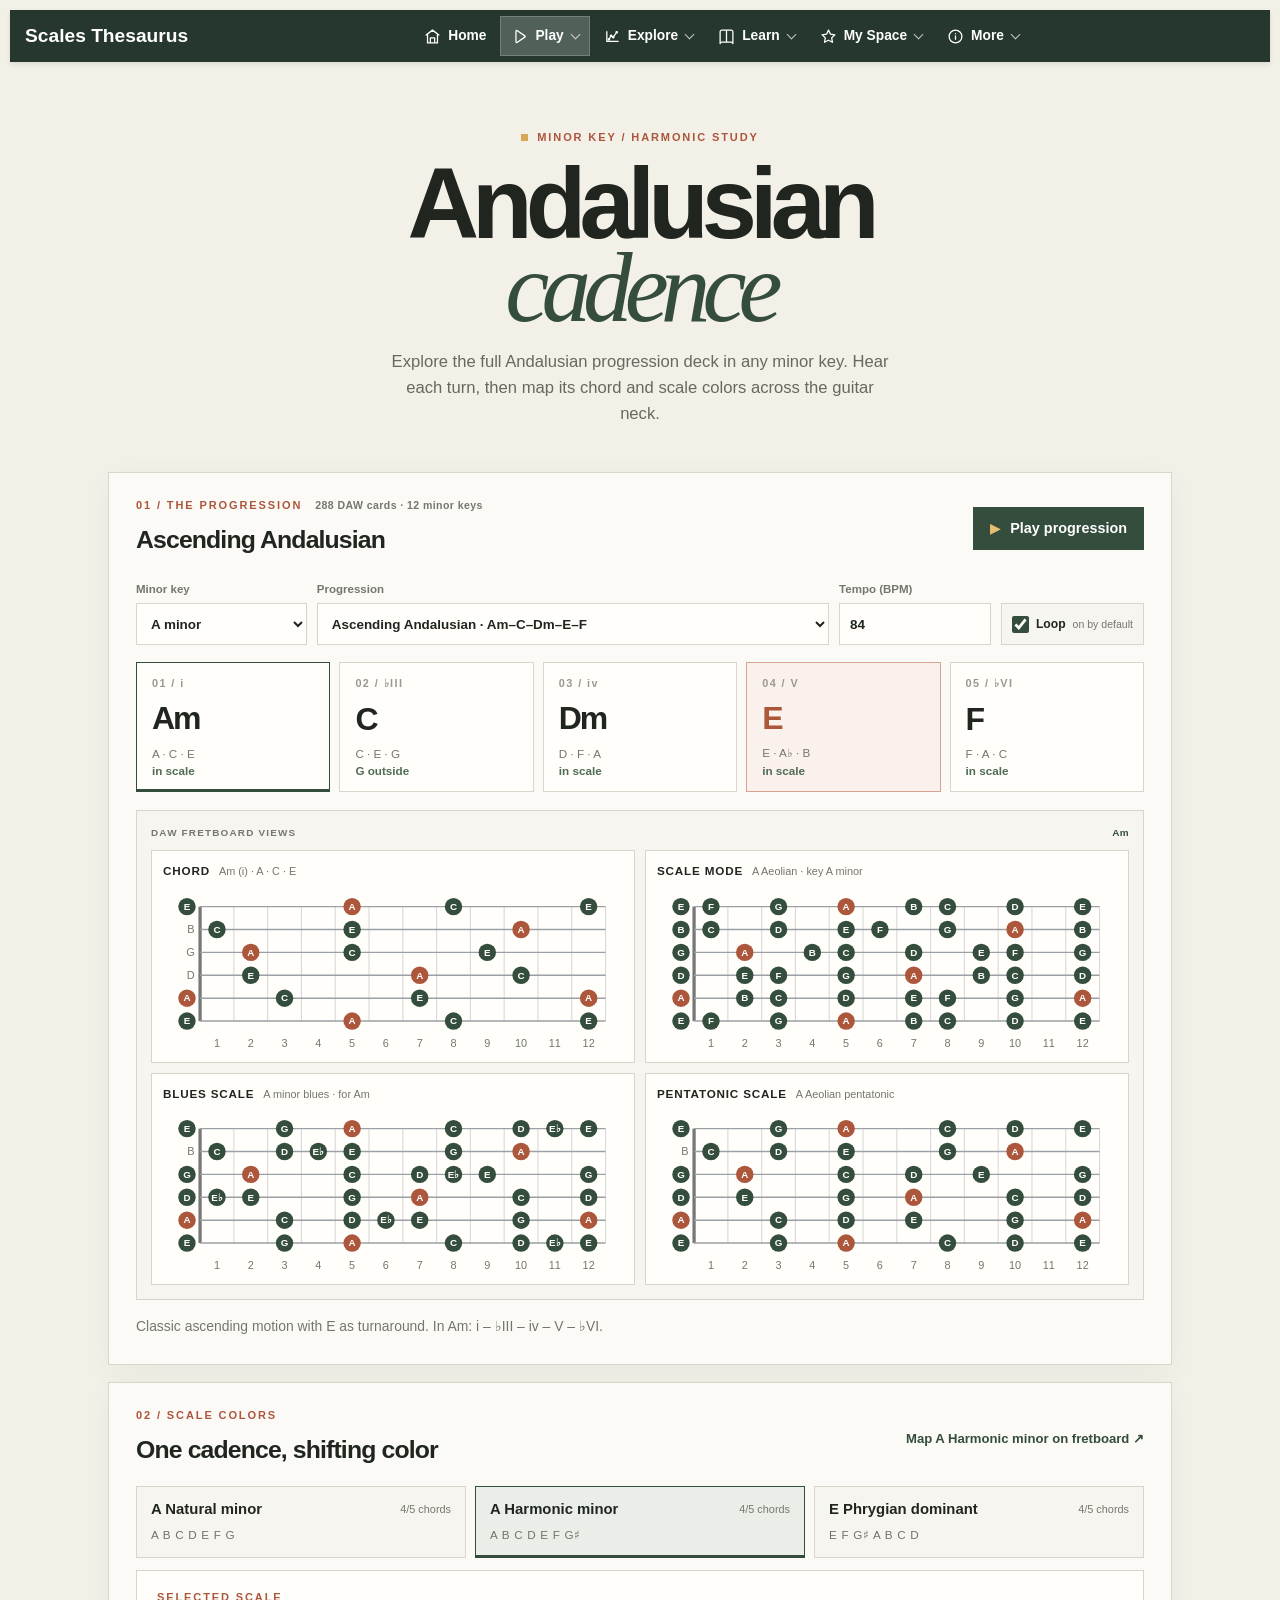
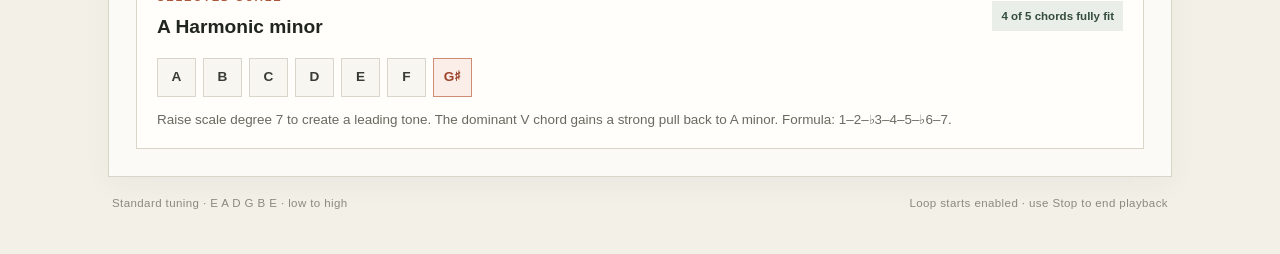
<file: andalusian.html>
<!doctype html>
<html lang="en">
<head>
  <meta charset="utf-8">
  <meta name="viewport" content="width=device-width, initial-scale=1, viewport-fit=cover">
  <meta name="theme-color" content="#24352d">
  <link rel="icon" href="icon-192.png">
  <title>Andalusian Cadence</title>
  <link rel="stylesheet" href="layout.css">
  <link rel="stylesheet" href="components.css">
  <link rel="stylesheet" href="site.css">
  <link rel="stylesheet" href="andalusian.css">
  <link rel="stylesheet" href="square-edges.css">
  <script src="site.js" defer></script>
  <script src="theory-decks/theory.js" defer></script>
  <script src="theory-decks/data/andalusian.js" defer></script>
  <script src="andalusian.js" defer></script>
</head>
<body class="andalusian-page">
  <header class="top-header">
    <div class="top-header-content">
      <h1 class="main-title">Scales Thesaurus</h1>
      <nav class="header-nav"></nav>
      <div class="sidebar-toggle-container"></div>
    </div>
  </header>
  <main class="cadence-shell">
    <section class="cadence-intro">
      <p class="cadence-kicker"><span></span> MINOR KEY / HARMONIC STUDY</p>
      <h2>Andalusian<br><i>cadence</i></h2>
      <p class="cadence-lede">Explore the full Andalusian progression deck in any minor key. Hear each turn, then map its chord and scale colors across the guitar neck.</p>
    </section>

    <section class="progression-section" aria-labelledby="progression-heading">
      <div class="section-heading">
        <div><p class="section-index">01 / THE PROGRESSION <span id="progression-count"></span></p><h3 id="progression-heading">Choose a progression</h3></div>
        <button class="play-button" id="play-progression" type="button"><span aria-hidden="true">▶</span><span id="play-label">Play progression</span></button>
      </div>
      <div class="progression-controls">
        <label class="cadence-select">Minor key<select id="key-select" aria-label="Minor key"></select></label>
        <label class="cadence-select cadence-progression-select">Progression<select id="progression-select" aria-label="Andalusian progression"></select></label>
        <label class="tempo-control">Tempo (BPM)<input id="tempo-input" type="number" min="40" max="220" step="1" value="84" aria-label="Andalusian playback tempo in beats per minute"></label>
        <label class="loop-toggle"><input id="loop-progression" type="checkbox" checked><span>Loop</span><small>on by default</small></label>
      </div>
      <div id="chord-row" class="chord-row" aria-live="polite"></div>
      <section class="fretboard-section" aria-label="Selected chord fretboard diagrams">
        <div class="diagram-heading"><span>DAW FRETBOARD VIEWS</span><span id="diagram-key-label">A minor</span></div>
        <div class="fretboard-grid">
          <figure class="fretboard-card"><figcaption><strong>Chord</strong><span id="diagram-chord-caption">Select a progression chord.</span></figcaption><div id="diagram-chord" class="fretboard-diagram"></div></figure>
          <figure class="fretboard-card"><figcaption><strong>Scale mode</strong><span id="diagram-scale-caption">Select a progression chord.</span></figcaption><div id="diagram-scale" class="fretboard-diagram"></div></figure>
          <figure class="fretboard-card"><figcaption><strong>Blues scale</strong><span id="diagram-blues-caption">Select a progression chord.</span></figcaption><div id="diagram-blues" class="fretboard-diagram"></div></figure>
          <figure class="fretboard-card"><figcaption><strong>Pentatonic scale</strong><span id="diagram-pentatonic-caption">Select a progression chord.</span></figcaption><div id="diagram-pentatonic" class="fretboard-diagram"></div></figure>
        </div>
      </section>
      <p class="progression-note" id="progression-note"></p>
    </section>

    <section class="scale-section" aria-labelledby="scale-heading">
      <div class="section-heading scale-heading">
        <div><p class="section-index">02 / SCALE COLORS</p><h3 id="scale-heading">One cadence, shifting color</h3></div>
        <a id="scale-fretboard-link" class="text-link" href="fretboard.html?key=A&patternType=scale&pattern=harmonic_minor">Map scale on fretboard <span aria-hidden="true">↗</span></a>
      </div>
      <div id="scale-list" class="scale-list"></div>
      <div class="scale-readout" aria-live="polite">
        <div class="readout-top"><div><p class="section-index">SELECTED SCALE</p><h4 id="scale-name"></h4></div><span class="fit-pill" id="scale-fit"></span></div>
        <div id="scale-notes" class="note-row"></div>
        <p id="scale-explanation" class="scale-explanation"></p>
      </div>
    </section>

    <footer class="cadence-foot"><span>Standard tuning · E A D G B E · low to high</span><span>Loop starts enabled · use Stop to end playback</span></footer>
  </main>
</body>
</html>
</file>
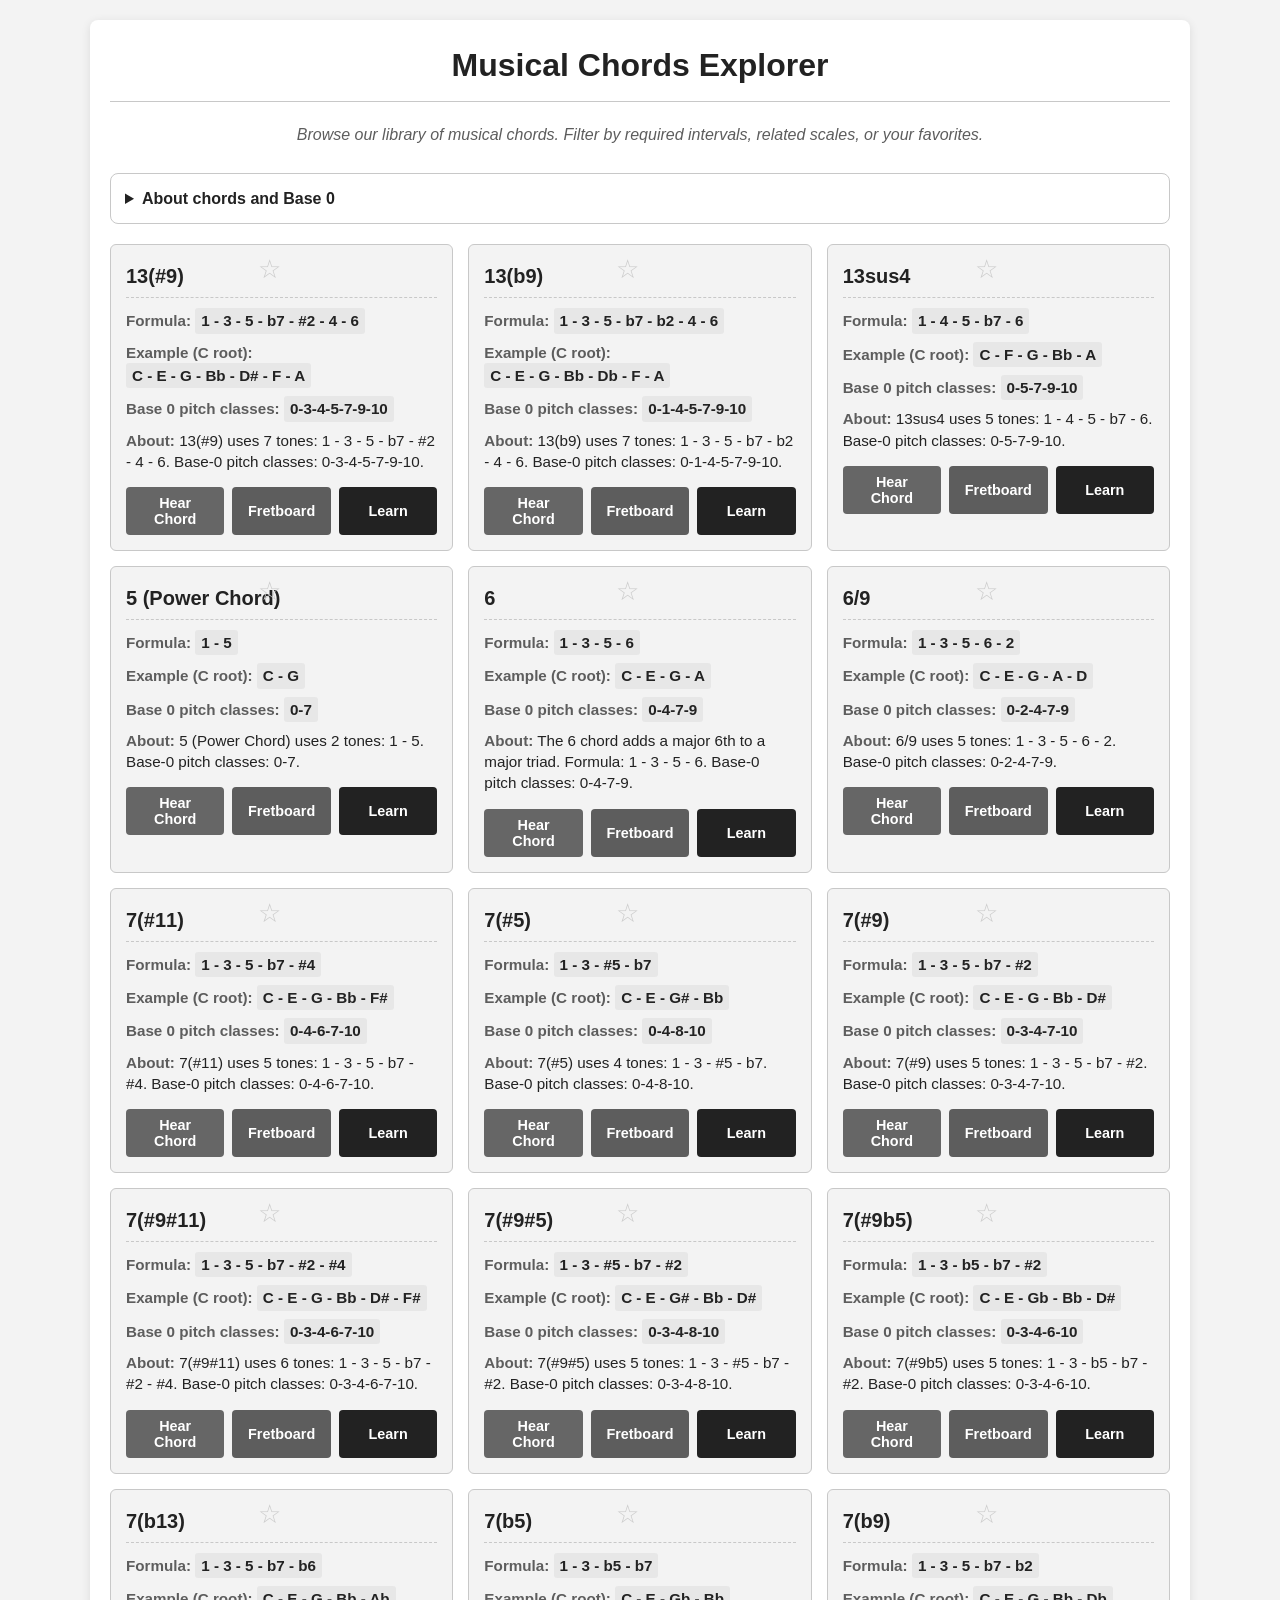
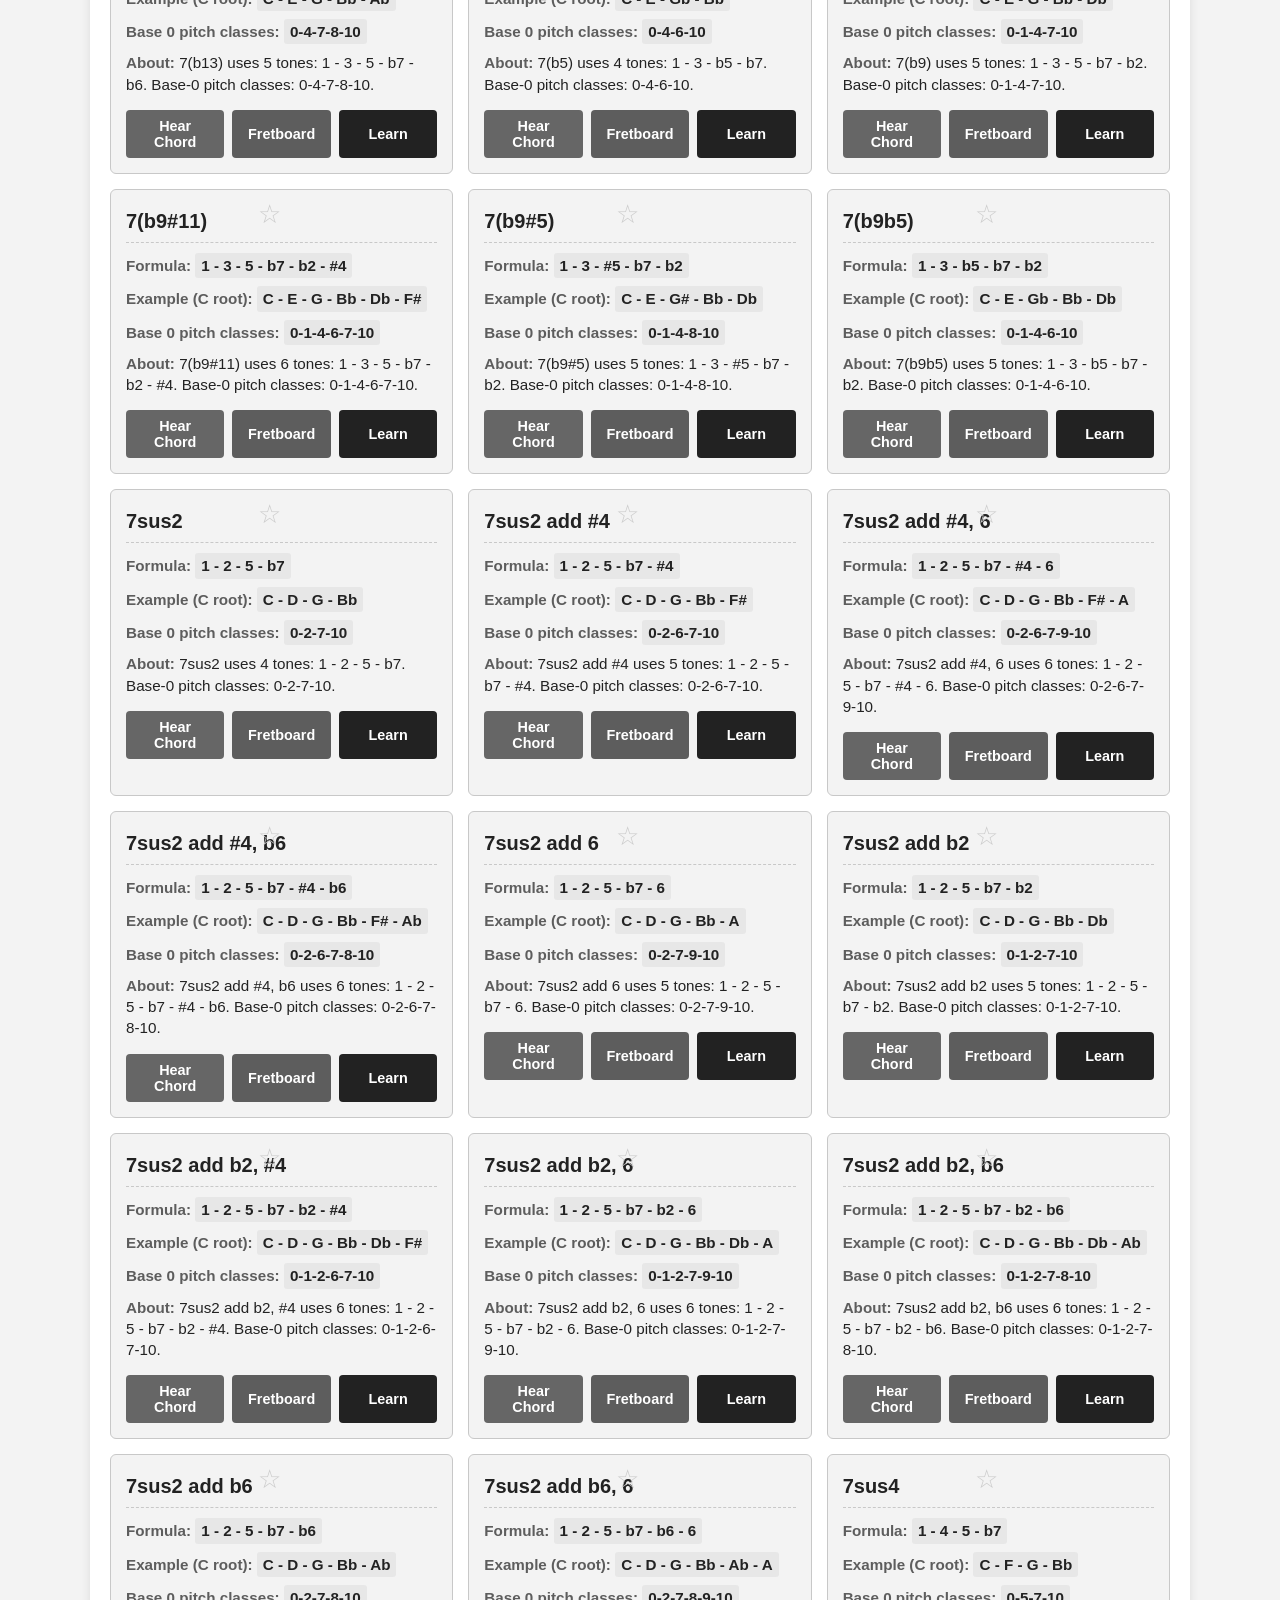
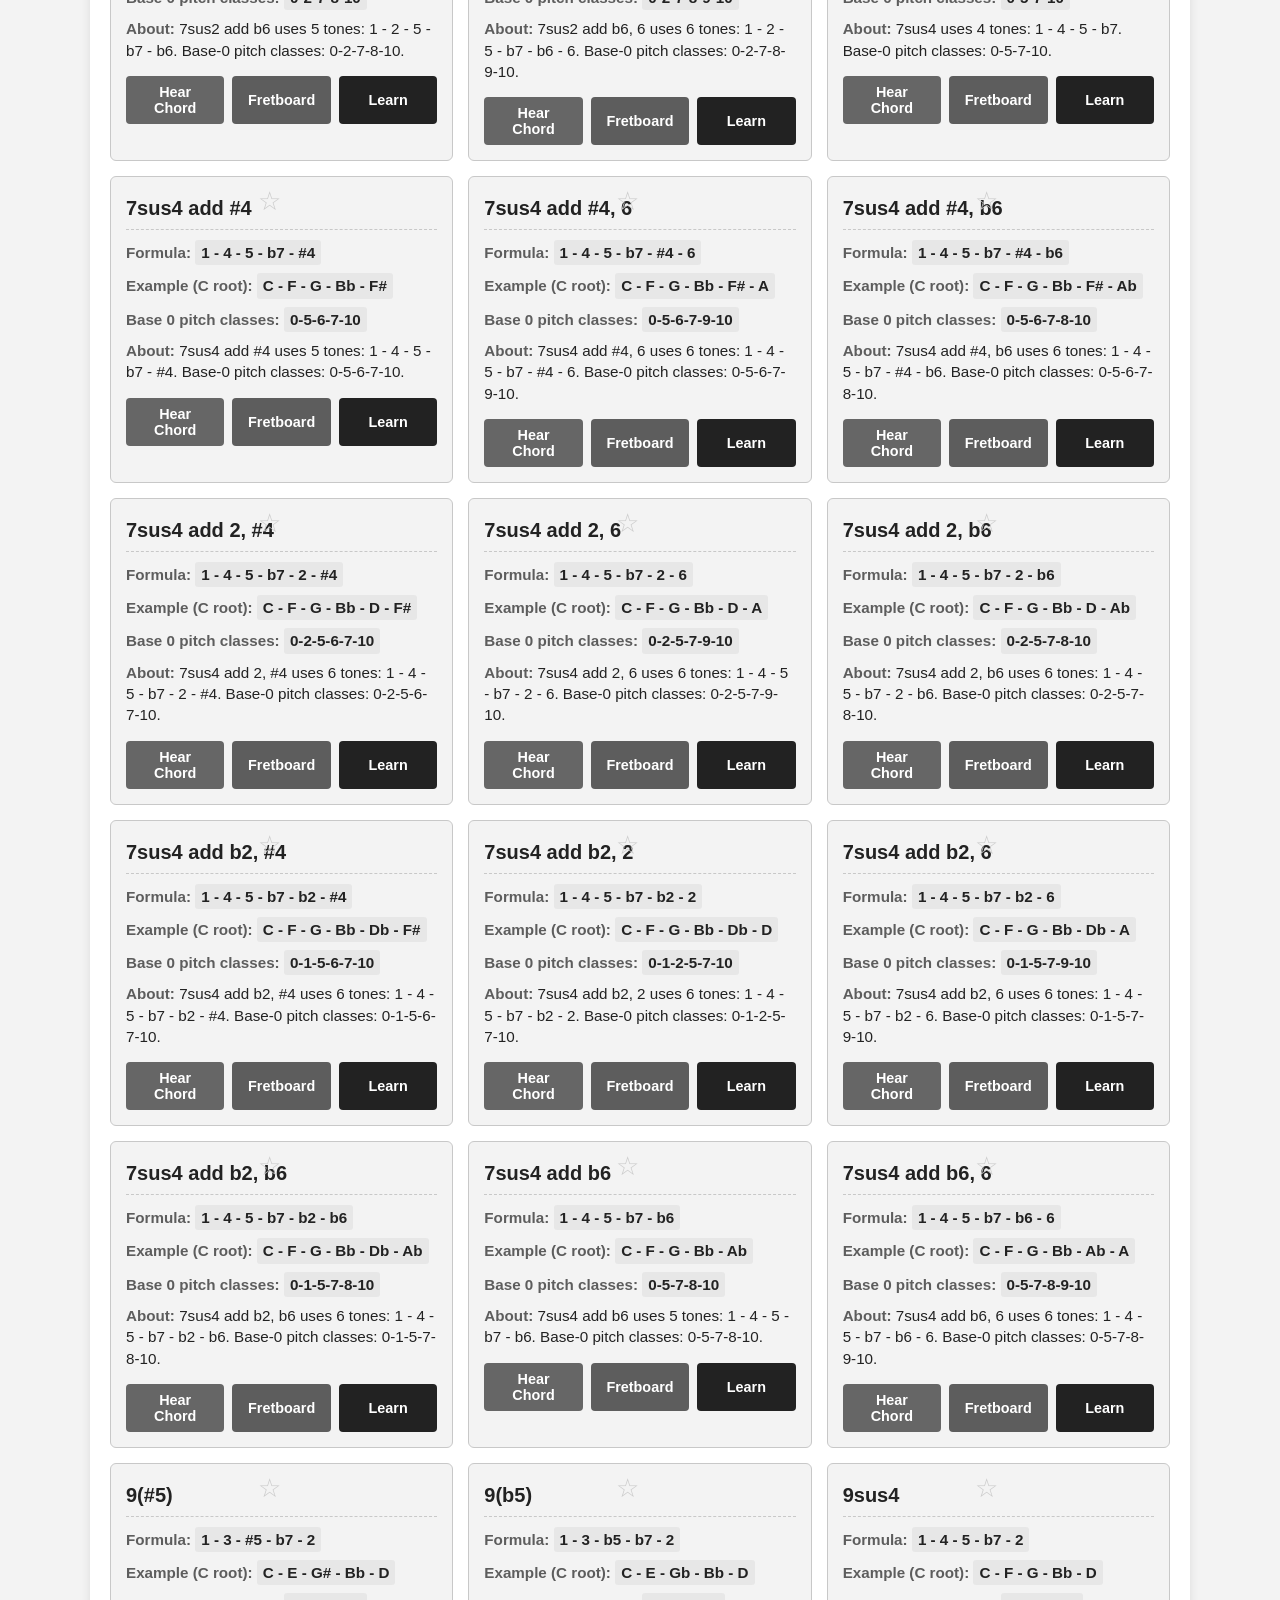
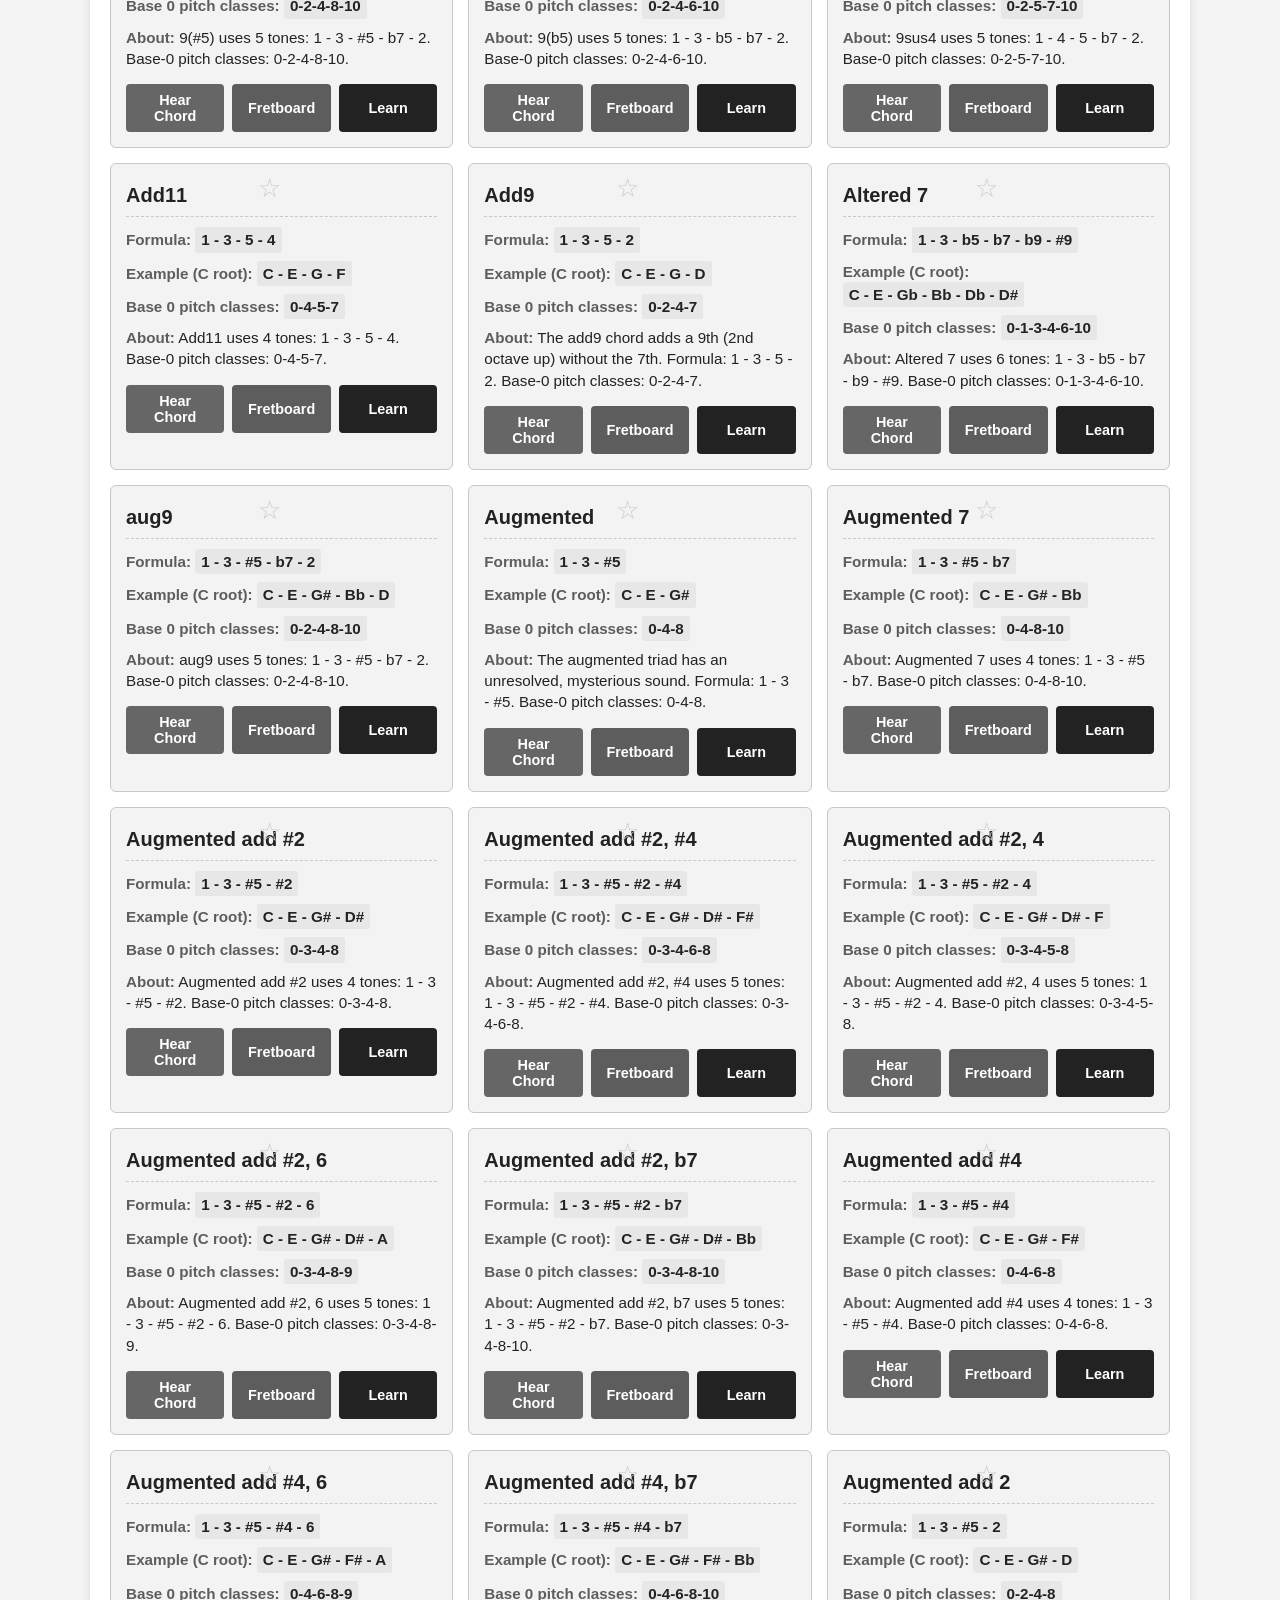
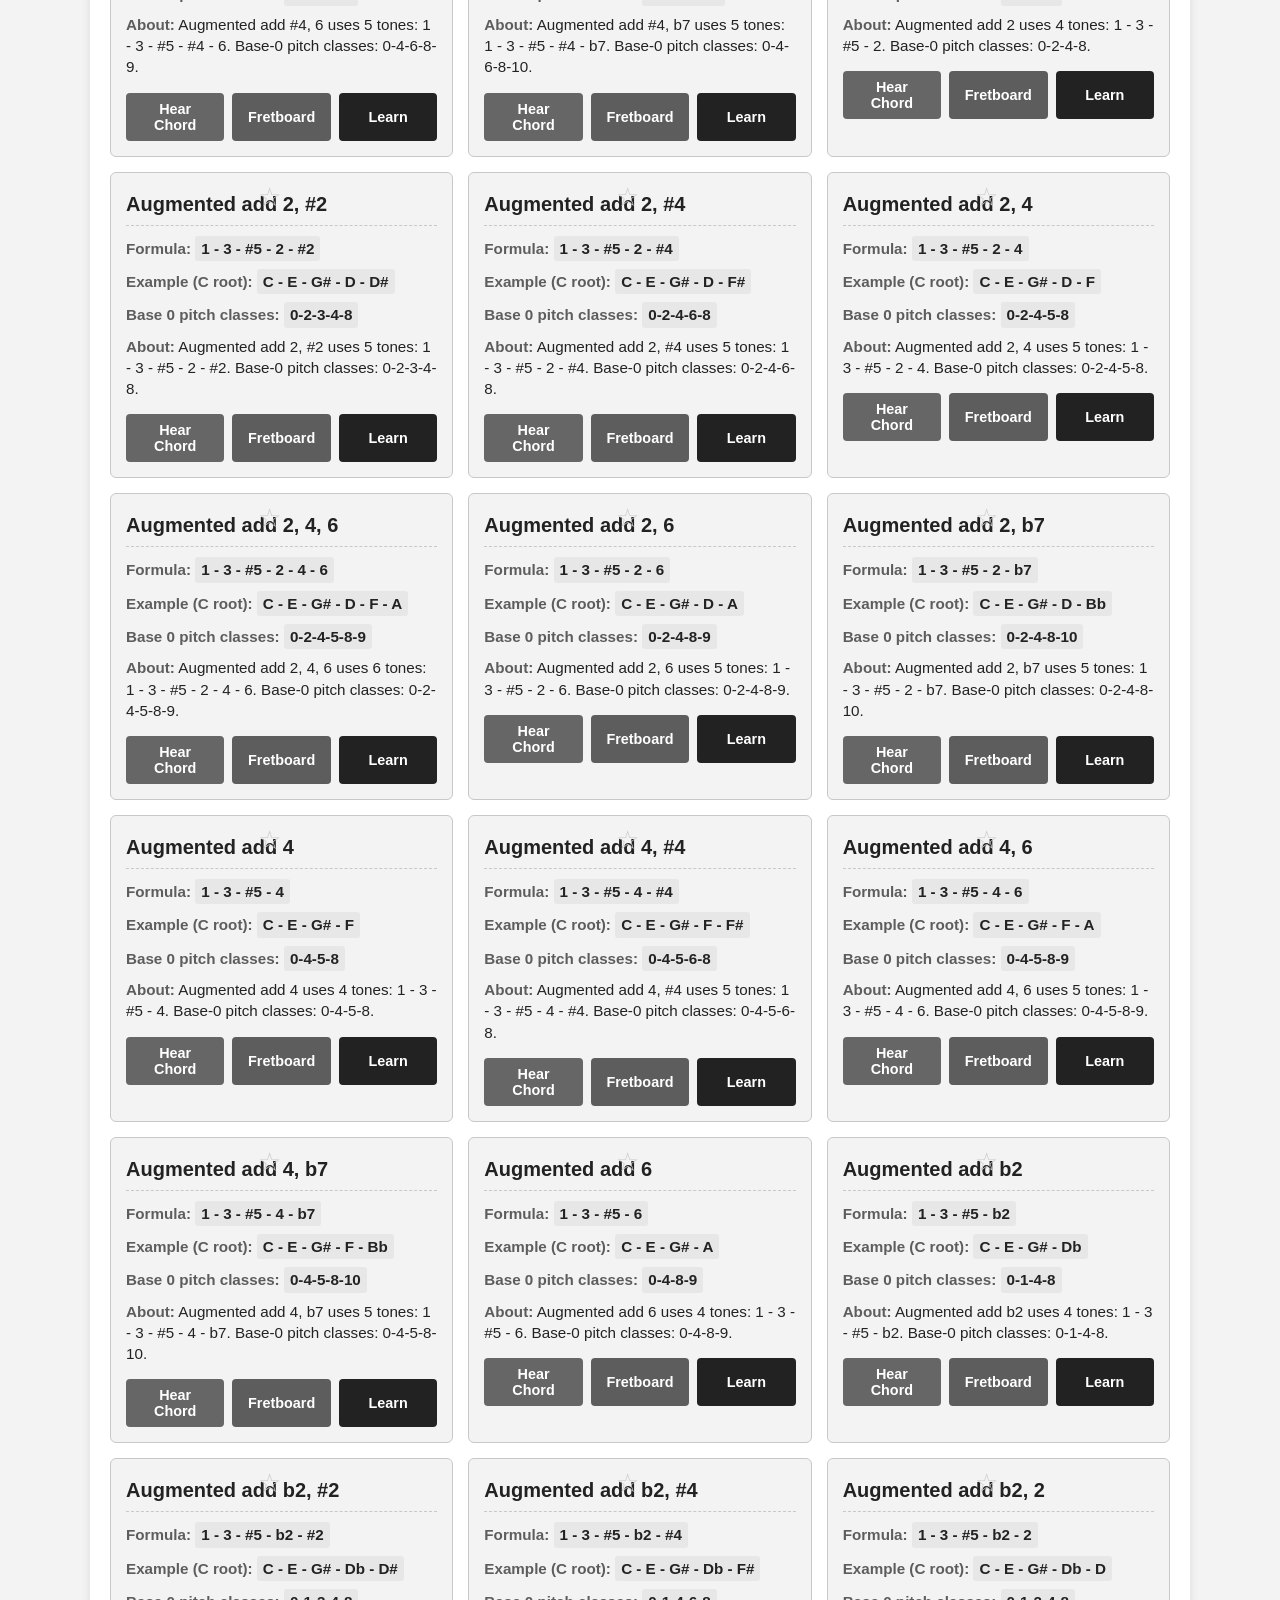
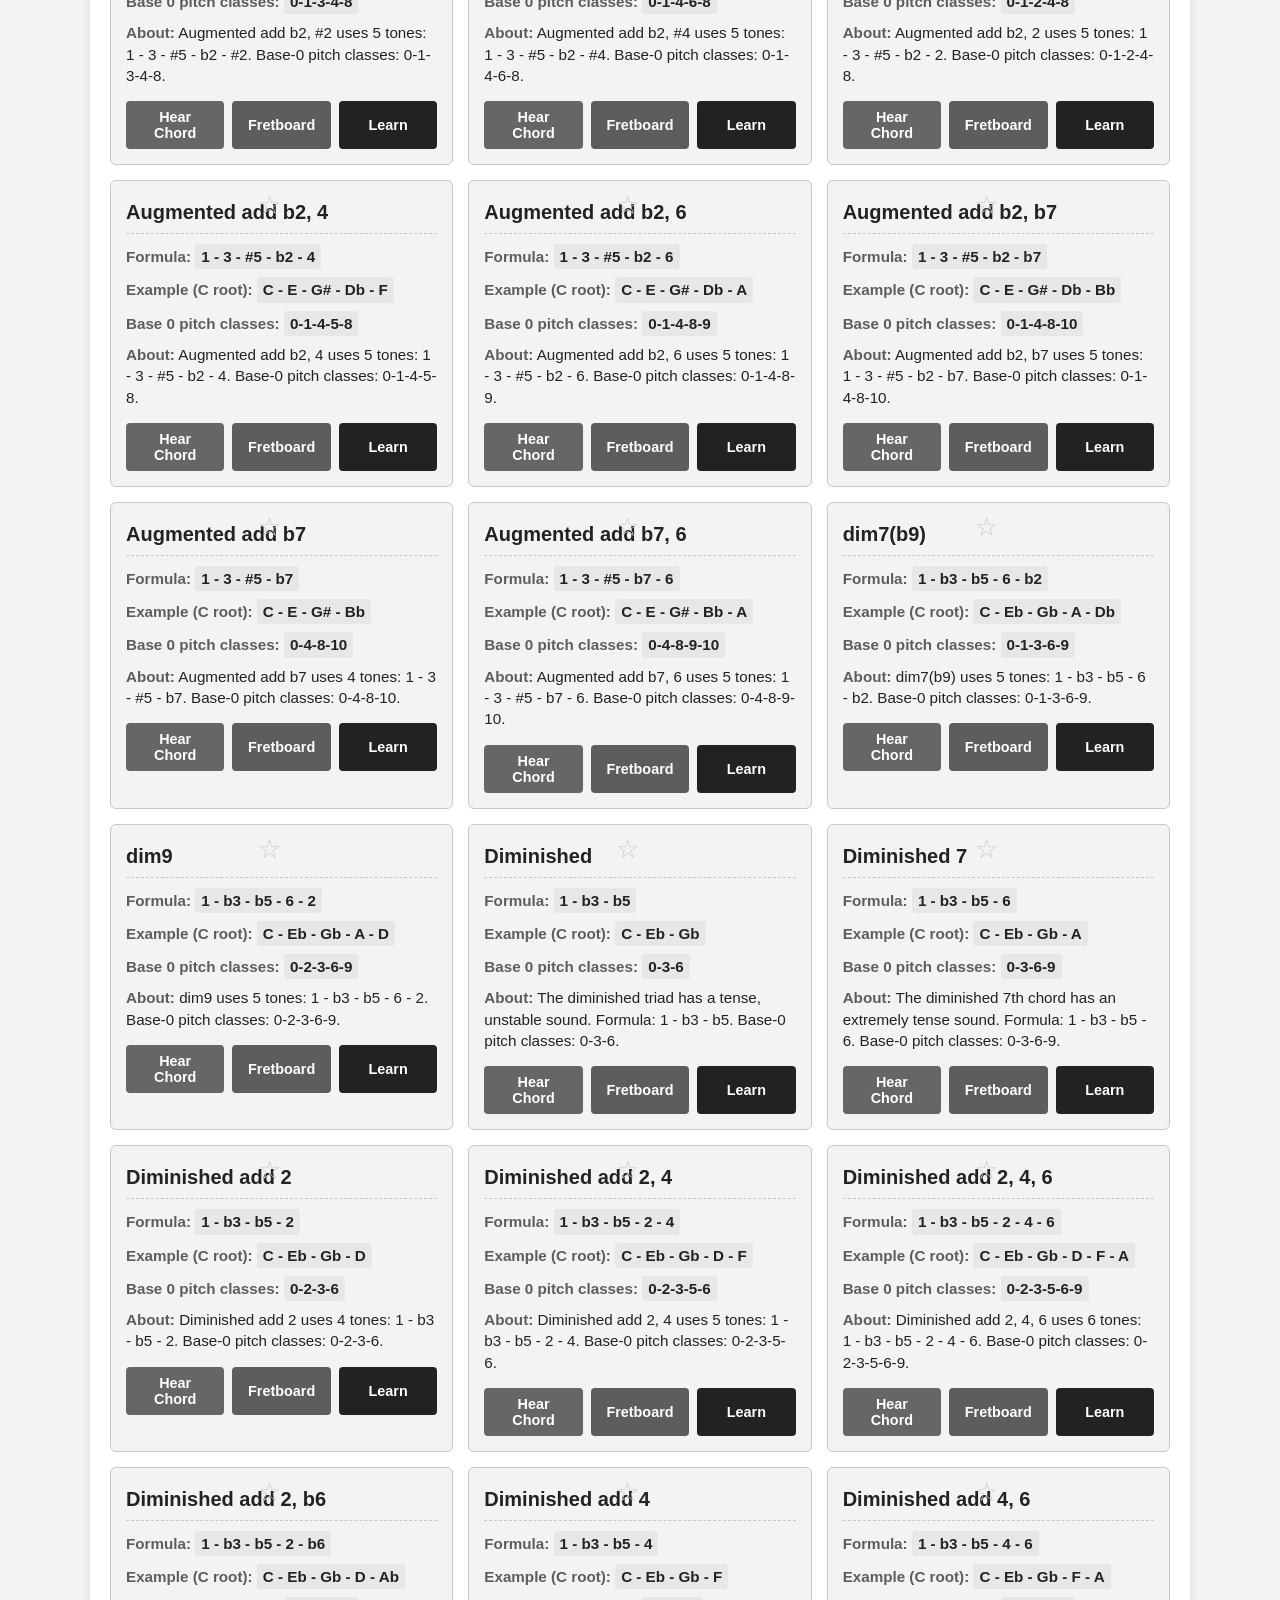
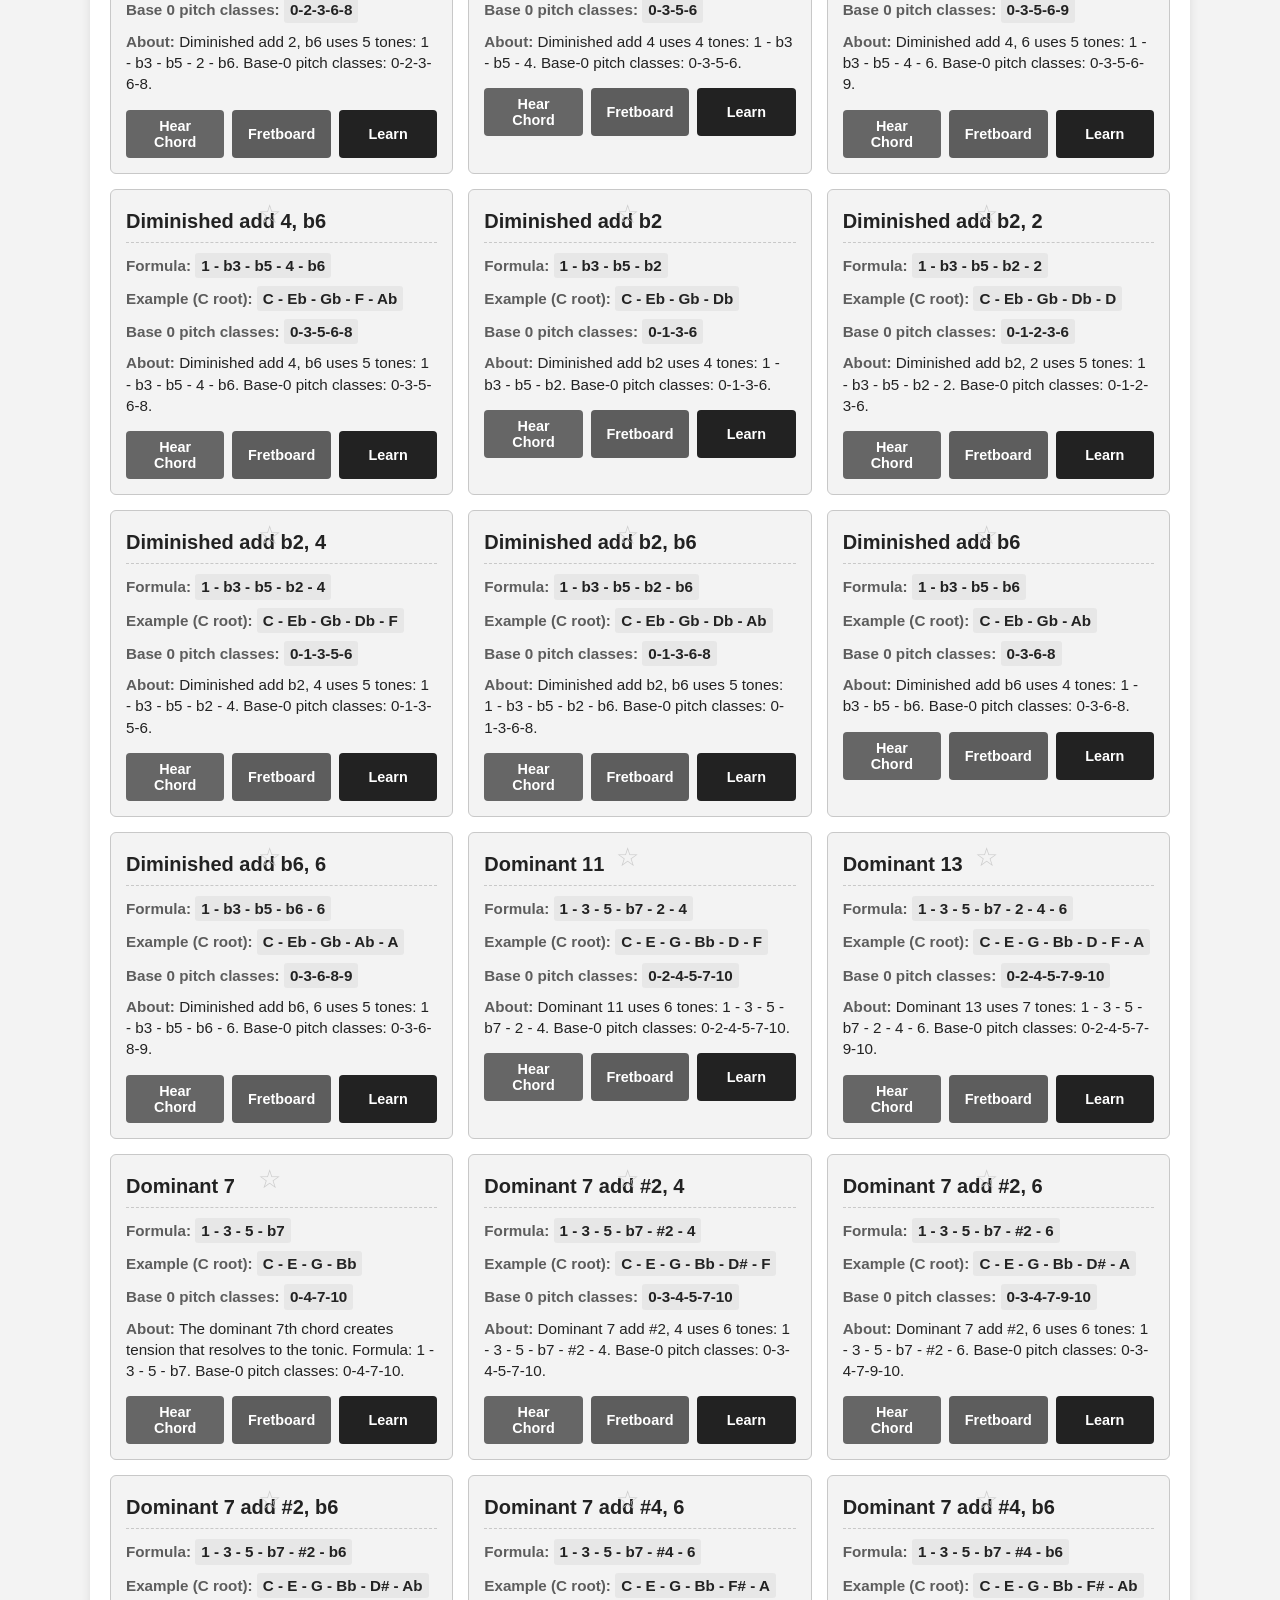
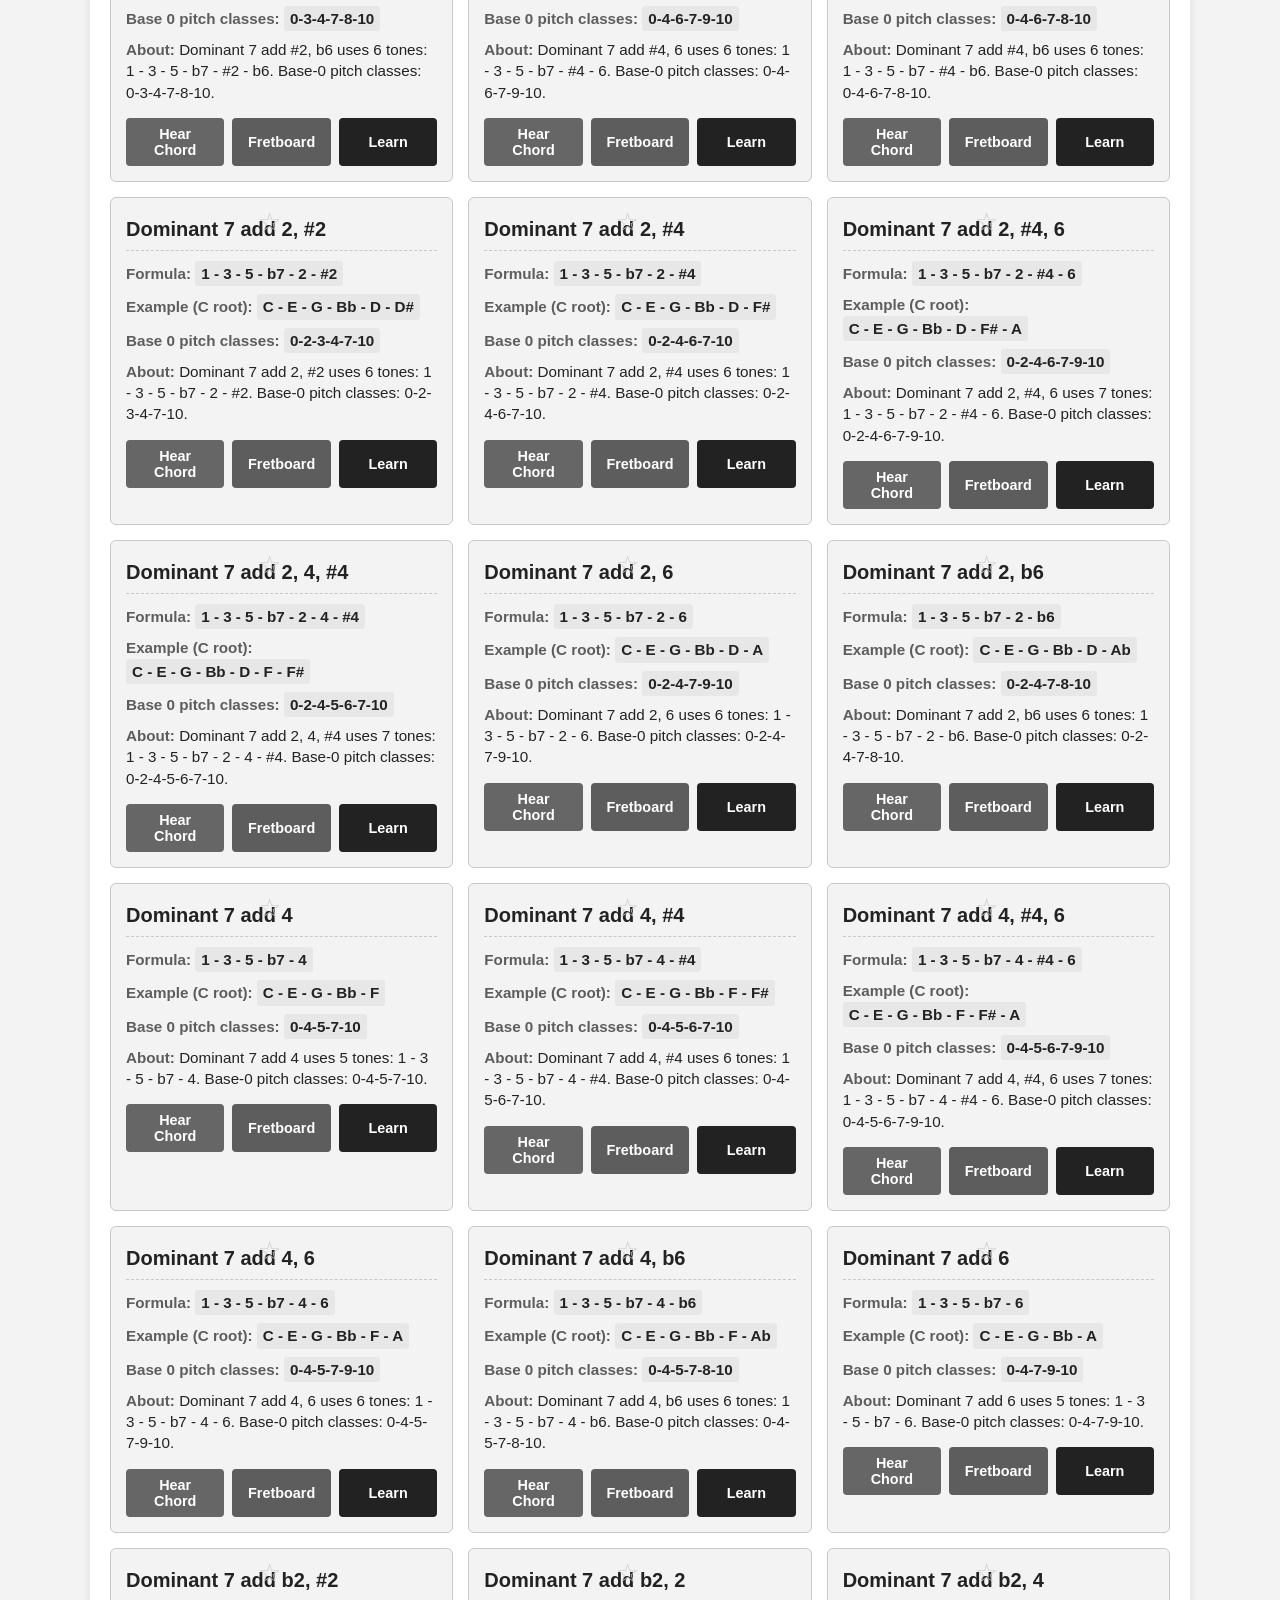
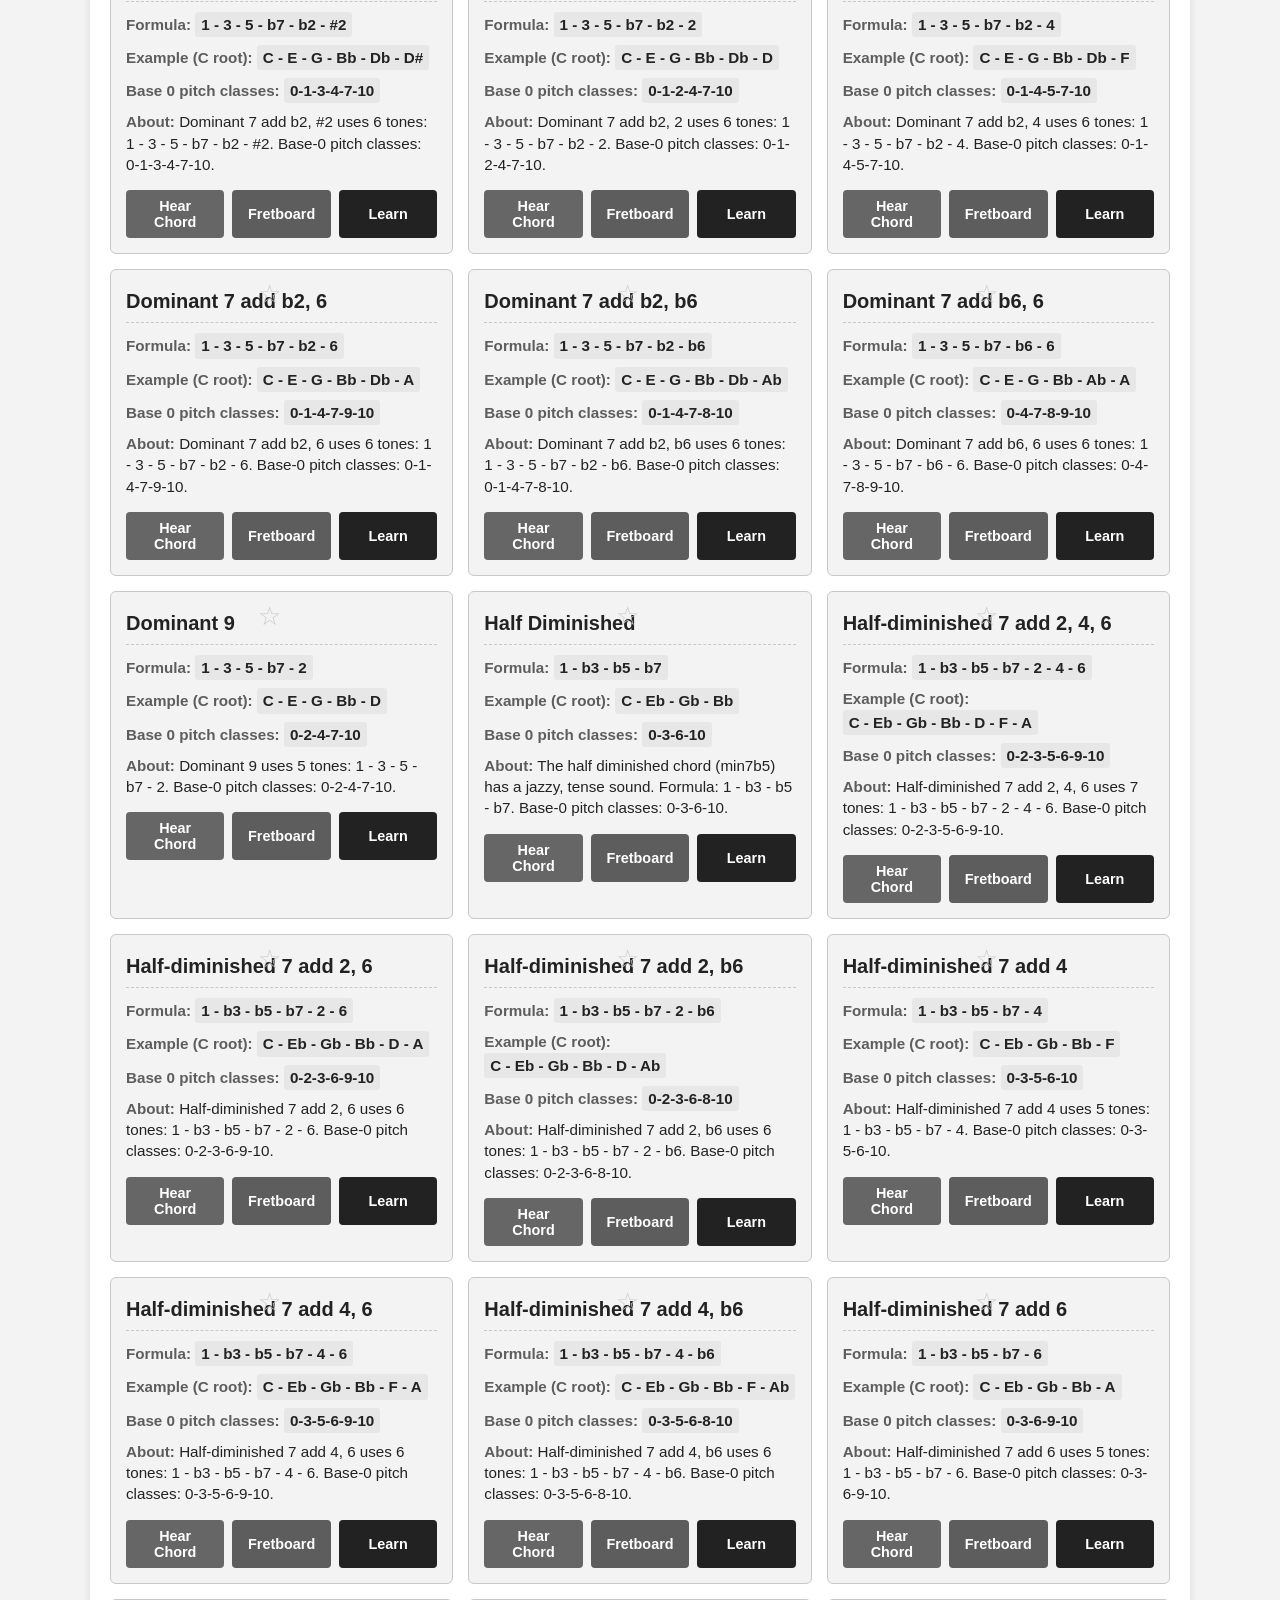
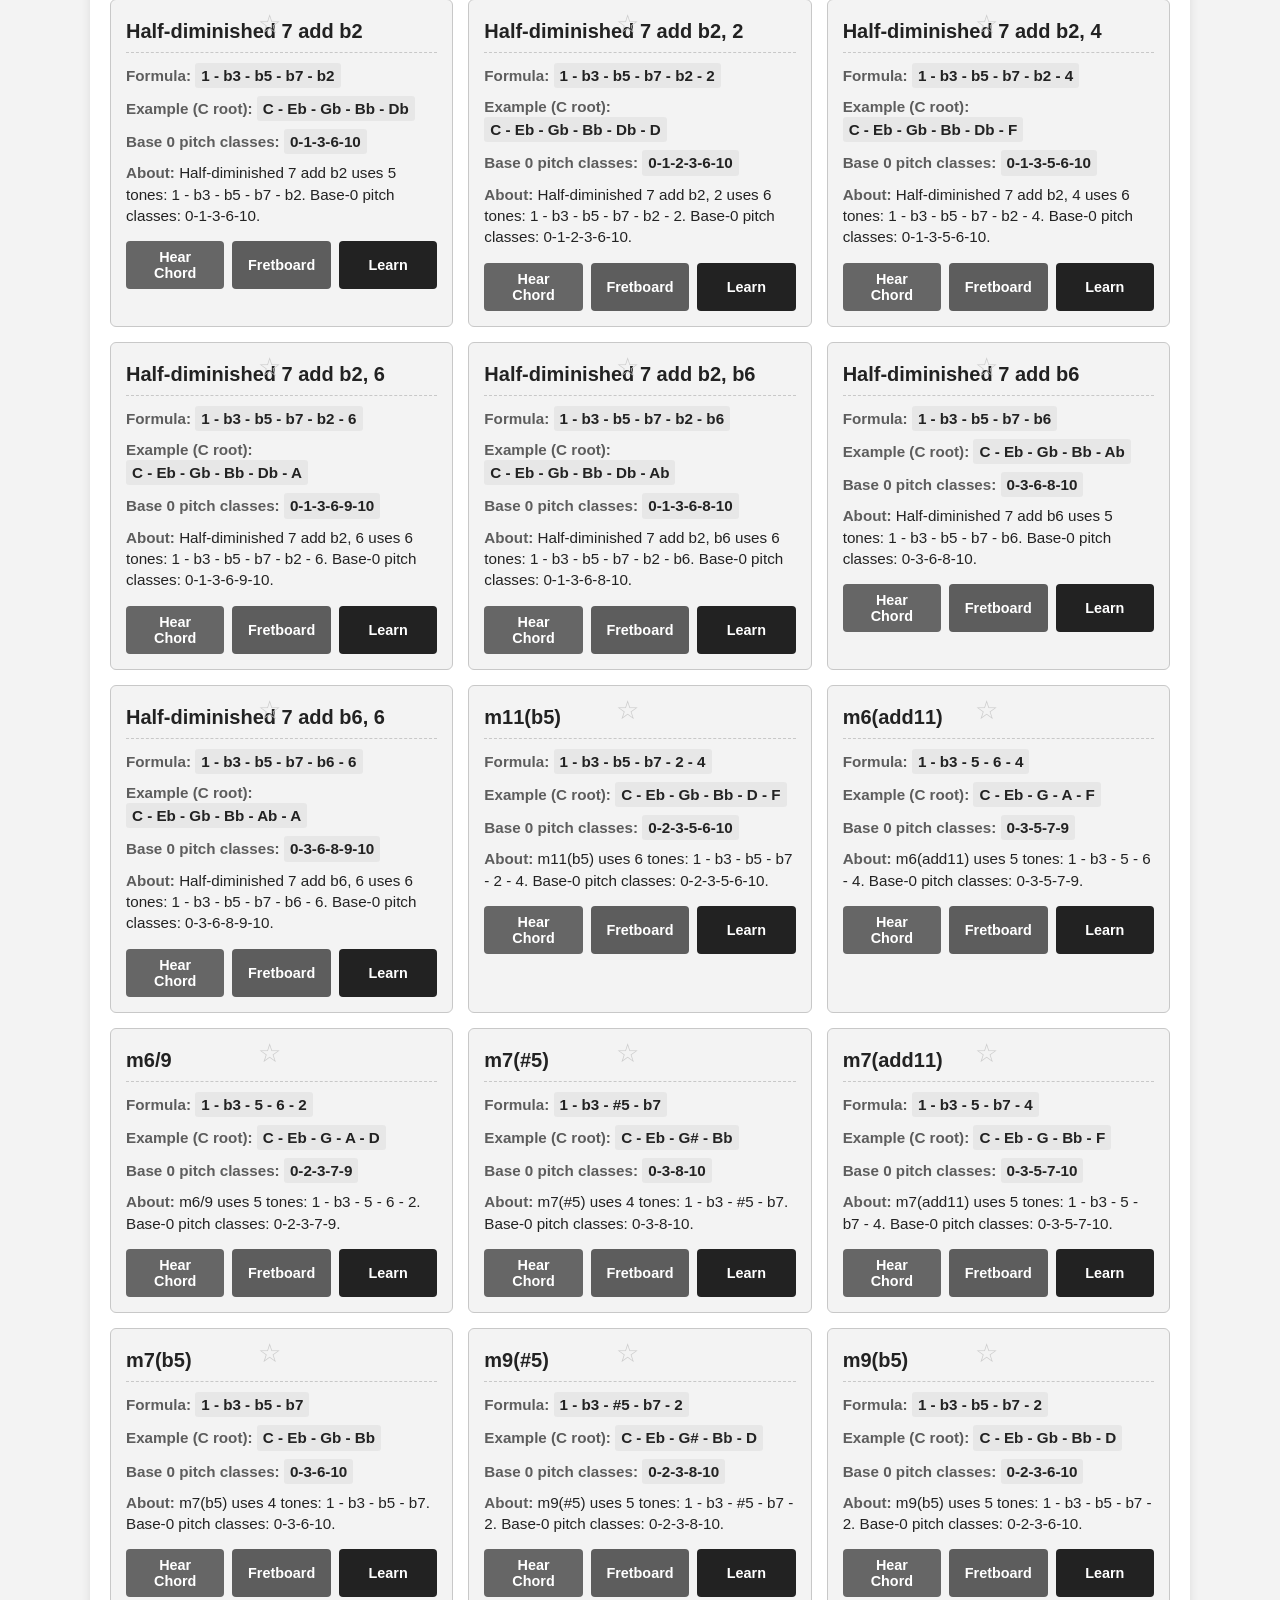
<file: chord-explorer-standalone.html>
<!DOCTYPE html>
<html lang="en">
<head>
    <meta name="theme-color" content="#2c3e50">
    <link rel="icon" href="icon-192.png">
    <link rel="apple-touch-icon" href="icon-192.png">
    <link rel="manifest" href="manifest.webmanifest">
    <meta charset="UTF-8">
    <meta name="viewport" content="width=device-width, initial-scale=1.0, viewport-fit=cover">
    <title>Chord Explorer</title>
    <link rel="stylesheet" href="layout.css">
    <link rel="stylesheet" href="components.css">
    <link rel="stylesheet" href="styles.css">
    <link rel="stylesheet" href="sidebar.css">
    <link rel="stylesheet" href="chords.css">
    <link rel="stylesheet" href="themes.css">
    <script src="theme-init.js"></script>
    <link rel="stylesheet" href="site.css">
    <script src="site.js" defer></script>
<link rel="stylesheet" href="standalone.css">
<style>.filter-section,.chord-filters,.chord-filter-actions,.interval-filter-list{display:none!important}</style>
</head>
<body>
    <header class="top-header">
        <div class="top-header-content">
            <h1 class="main-title" style="margin-right: 15px;">Scales Thesaurus</h1>
            <nav class="header-nav">
                <a href="home.html" class="header-link">Home</a>
                <a href="scales.html" class="header-link">Scales</a>
                <a href="chords.html" class="header-link">Chords</a>
                <a href="intervals.html" class="header-link">Intervals</a>
                <a href="data.html" class="header-link">Data</a>
                <a href="lessons.html" class="header-link">Lessons</a>
                <a href="about.html" class="header-link">About</a>

            </nav>
            <div class="sidebar-toggle-container">
                <button id="sidebar-toggle" aria-expanded="false" title="Back to Neck Diagram Explorer" onclick="window.location.href='fretboard.html'">
                    <span class="hamburger-line"></span>
                    <span class="hamburger-line"></span>
                    <span class="hamburger-line"></span>
                    <span class="sr-only">Go to App</span>
                </button>
            </div>
        </div>
    </header>

    <div class="chords-container">
        <h1>Musical Chords Explorer</h1>
        <p style="text-align: center; margin-bottom: 25px; font-style: italic; color: var(--secondary-color);">
            Browse our library of musical chords. Filter by required intervals, related scales, or your favorites.
        </p>

        <details class="explorer-about">
            <summary>About chords and Base 0</summary>
            <p>A chord is a set of tones heard together. Its interval formula describes each tone from the root; inversions change the bass note without changing the chord's pitch classes. Base 0 uses C = 0 through B = 11 and reduces every interval modulo 12, so octave extensions share a pitch-class number.</p>
        </details>

        <!-- Filter Section for Chords -->
        <div class="chord-filters">
            <div class="filter-section">
                <h2>Filter by Intervals Included</h2>
                <div class="interval-filter-list" id="interval-filter-list">
                    <!-- Interval filter checkboxes populated by JS -->
                </div>
            </div>
            
            <div style="display:grid; grid-template-columns: repeat(auto-fit, minmax(280px, 1fr)); gap:15px; align-items:flex-end;">
                <div class="filter-section">
                    <h2>Filter by Scale Container</h2>
                    <select id="scale-filter-select">
                        <option value="">-- All Scales --</option>
                        <!-- Scale options populated by JS -->
                    </select>
                </div>
                
                <div class="chord-filter-actions">
                    <div class="filter-section favorite-filter">
                        <input type="checkbox" id="show-favorites-only">
                        <label for="show-favorites-only">Show Favorites Only</label>
                    </div>
                    <div class="filter-section favorite-filter">
                        <input type="checkbox" id="named-only">
                        <label for="named-only" title="Keep recognized chord qualities; hide formula-only entries">Named Only</label>
                    </div>
                    <div class="filter-section favorite-filter">
                        <input type="checkbox" id="mode-intervals-only">
                        <label for="mode-intervals-only" title="Require every chord interval to appear in a major mode formula">7-Mode Intervals Only</label>
                    </div>
                    <button id="clear-filters">Clear All Filters</button>
                    <span id="results-count" class="chord-results-count" aria-live="polite">Showing all chords</span>
                </div>
            </div>
        </div>

        <div class="chord-list" id="chord-list">
            <!-- Chord items populated by JS -->
        </div>
        
        <div style="text-align: center; margin-top: 40px;">
             <a href="fretboard.html" class="return-button">Explore the Neck Diagram Explorer</a>
        </div>
    </div>

    <!-- Core dependencies -->
    <script src="music-theory-data.js"></script>
    <script src="scales-data-standard.js"></script>
    <script src="scales-data-numeric.js"></script>
    <script src="scales-data-advanced-1.js"></script>
    <script src="scales-data-advanced-2.js"></script>
    <script src="scales-data-advanced-3.js"></script>
    <script src="scales-data-advanced-4.js"></script>
    <script src="scales-data-advanced-5.js"></script>
    <script src="scales-data-advanced-6.js"></script>
    <script src="scales-data-advanced-7a.js"></script>
    <script src="scales-data-advanced-7b.js"></script>
    <script src="scales-data-advanced-8.js"></script>
    <script src="scales-data-advanced-10.js"></script>
    <script src="scales-data-advanced-11.js"></script>
    <script src="mode-intervals.js"></script>
    <script src="themes-data.js"></script>
    <script src="music-theory.js"></script>
    <script src="music-theory-logic.js"></script>
    <script src="music-theory-chords.js"></script>
    <script src="music-theory-descriptions.js"></script>
    <script src="app-theory-lessons.js"></script>
    <script src="audio-preview.js"></script>
    <!-- Page logic -->
    <script src="chords-app.js"></script>
</body>
</html>
</file>
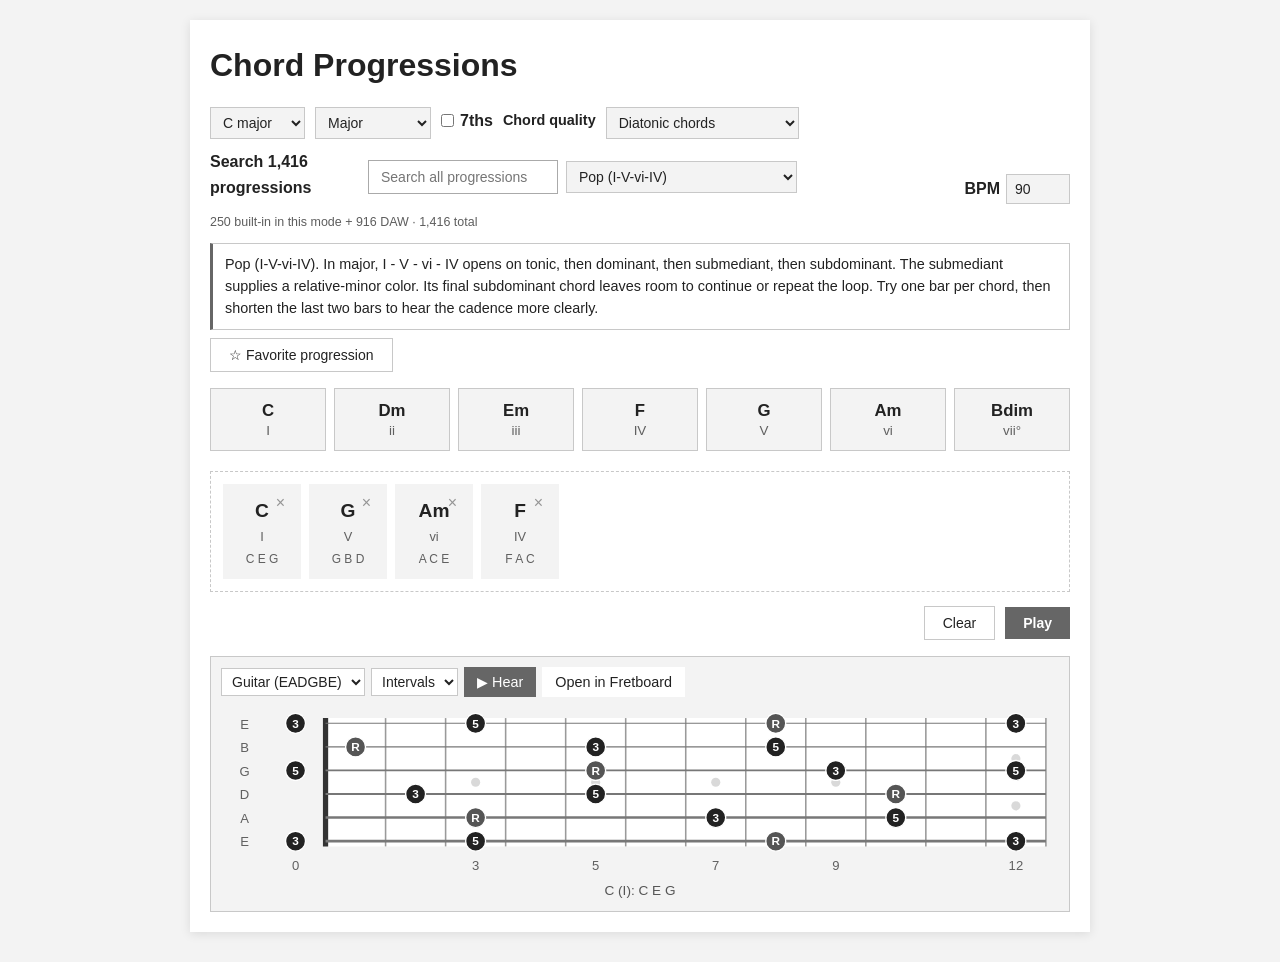
<file: chord-progressions-standalone.html>
<!DOCTYPE html>
<html lang="en">
<head>
    <meta name="theme-color" content="#2c3e50">
    <link rel="icon" href="icon-192.png">
    <link rel="apple-touch-icon" href="icon-192.png">
    <link rel="manifest" href="manifest.webmanifest">
    <meta charset="UTF-8">
    <meta name="viewport" content="width=device-width, initial-scale=1.0, viewport-fit=cover">
    <title>Chord Progressions</title>
    <link rel="stylesheet" href="layout.css">
    <link rel="stylesheet" href="components.css">
    <link rel="stylesheet" href="styles.css">
    <link rel="stylesheet" href="themes.css">
    <script src="theme-init.js"></script>
    <style>
        .cp { max-width: 900px; margin: 20px auto; padding: 20px; background: var(--card-bg); border-radius: 8px; box-shadow: 0 2px 10px rgba(0,0,0,0.1); }
        .cp h1 { color: var(--primary-color); margin: 0 0 16px; }
        .cp-bar { display: flex; flex-wrap: wrap; gap: 10px; align-items: center; margin-bottom: 16px; }
        .cp-bar select, .cp-bar input[type=number] { padding: 6px 8px; border-radius: 4px; border: 1px solid var(--border-color); background: var(--bg-color); color: var(--text-color); }
        .cp-bar input[type=number] { width: 64px; }
        .cp-bar label { display: flex; align-items: center; gap: 6px; }
        .cp-bar .grow { flex: 1; }
        .cp-btn { padding: 8px 18px; border: none; border-radius: 4px; background: var(--accent-color); color: var(--button-text, #fff); font-weight: bold; cursor: pointer; }
        .cp-btn.ghost { background: transparent; color: var(--text-color); border: 1px solid var(--border-color); font-weight: normal; }
        .cp-btn:disabled { opacity: 0.5; cursor: default; }
        #cp-palette { display: grid; grid-template-columns: repeat(7, 1fr); gap: 8px; margin-bottom: 20px; }
        .cp-chord { display: flex; flex-direction: column; align-items: center; gap: 2px; padding: 12px 4px; border: 1px solid var(--border-color); border-radius: 6px; background: var(--bg-color); color: var(--text-color); cursor: pointer; font-size: 1.05em; }
        .cp-chord:hover { border-color: var(--accent-color); }
        .cp-chord small, .cp-step small { opacity: 0.7; font-size: 0.8em; }
        #cp-prog { display: flex; flex-wrap: wrap; gap: 8px; min-height: 90px; padding: 12px; border: 1px dashed var(--border-color); border-radius: 6px; }
        .cp-step { cursor: pointer; position: relative; display: flex; flex-direction: column; align-items: center; min-width: 78px; padding: 10px 8px 8px; border-radius: 6px; background: var(--bg-color); border: 2px solid transparent; transition: border-color .1s, transform .1s; }
        .cp-step.playing { border-color: var(--accent-color); transform: translateY(-3px); }
        .cp-step a { font-weight: bold; font-size: 1.2em; color: var(--primary-color); text-decoration: none; }
        .cp-notes { font-size: 0.75em; opacity: 0.7; margin-top: 2px; }
        .cp-step button { position: absolute; top: 0; right: 2px; background: none; border: none; color: var(--text-color); opacity: 0.45; cursor: pointer; font-size: 1em; }
        .cp-step button:hover { opacity: 1; }
        .cp-empty { opacity: 0.6; margin: auto; }
        @media (max-width: 600px) { #cp-palette { grid-template-columns: repeat(4, 1fr); } }
    </style>
    <link rel="stylesheet" href="mini-fretboard.css">
    <link rel="stylesheet" href="site.css">
    <link rel="stylesheet" href="progressions.css">
    <link rel="stylesheet" href="square-edges.css">
    <script src="site.js" defer></script>
<link rel="stylesheet" href="standalone.css">
</head>
<body class="progressions-page">
    <header class="top-header">
        <div class="top-header-content">
            <a class="site-brand" href="index.html" aria-label="Scales Thesaurus home">Scales Thesaurus</a>
            <nav class="header-nav" aria-label="Main navigation"></nav>
            <div class="sidebar-toggle-container">
                <a class="progressions-app-link" href="fretboard.html">Open Fretboard</a>
            </div>
        </div>
    </header>

    <div class="cp">
        <h1>Chord Progressions</h1>
        <div class="cp-bar">
            <select id="cp-key" aria-label="Key"></select>
            <select id="cp-mode" aria-label="Mode"><option value="major">Major</option><option value="minor">Minor</option><option value="preset" disabled>Preset scale</option></select>
            <label><input type="checkbox" id="cp-sevenths"> 7ths</label>
            <label class="cp-quality-label" for="cp-quality">Chord quality</label>
            <select id="cp-quality" aria-label="Chord quality"></select>
            <div class="cp-presets">
                <label class="sr-only" for="cp-preset-search">Search 1,416 progressions</label>
                <input type="search" id="cp-preset-search" placeholder="Search all progressions" autocomplete="off">
                <select id="cp-preset" aria-label="Choose a named progression"></select>
                <span id="cp-preset-count" role="status" aria-live="polite"></span>
            </div>
            <span class="grow"></span>
            <label>BPM <input type="number" id="cp-bpm" min="30" max="240" step="5"></label>
        </div>
        <p id="cp-preset-info" class="cp-preset-info" role="status" aria-live="polite"></p>
        <div class="cp-favorite-row"><button type="button" id="cp-favorite" class="cp-btn ghost" aria-pressed="false">☆ Favorite progression</button><span id="cp-favorite-status" role="status" aria-live="polite"></span></div>
        <div id="cp-palette"></div>
        <div id="cp-prog"></div>
        <div class="cp-bar" style="margin-top:14px">
            <span class="grow"></span>
            <button type="button" class="cp-btn ghost" id="cp-clear">Clear</button>
            <button type="button" class="cp-btn" id="cp-play">Play</button>
        </div>
        <div id="cp-fb" style="margin-top:16px"></div>
    </div>

    <script src="music-theory-data.js"></script>
    <script src="scales-data-standard.js"></script>
    <script src="scales-data-numeric.js"></script>
    <script src="scales-data-advanced-1.js"></script>
    <script src="scales-data-advanced-2.js"></script>
    <script src="scales-data-advanced-3.js"></script>
    <script src="scales-data-advanced-4.js"></script>
    <script src="scales-data-advanced-5.js"></script>
    <script src="scales-data-advanced-6.js"></script>
    <script src="scales-data-advanced-7a.js"></script>
    <script src="scales-data-advanced-7b.js"></script>
    <script src="scales-data-advanced-8.js"></script>
    <script src="scales-data-advanced-10.js"></script>
    <script src="scales-data-advanced-11.js"></script>
    <script src="music-theory.js"></script>
    <script src="music-theory-logic.js"></script>
    <script src="music-theory-chords.js"></script>
    <script src="music-theory-descriptions.js"></script>
    <script src="mini-fretboard.js"></script>
    <script src="theory-decks/theory.js"></script>
    <script src="theory-decks/tone.js"></script>
    <script src="theory-decks/sound.js"></script>
    <script src="theory-decks/daw-core.js"></script>
    <script src="theory-decks/daw-presets.js"></script>
    <script src="progressions-app.js"></script>
</body>
</html>
</file>
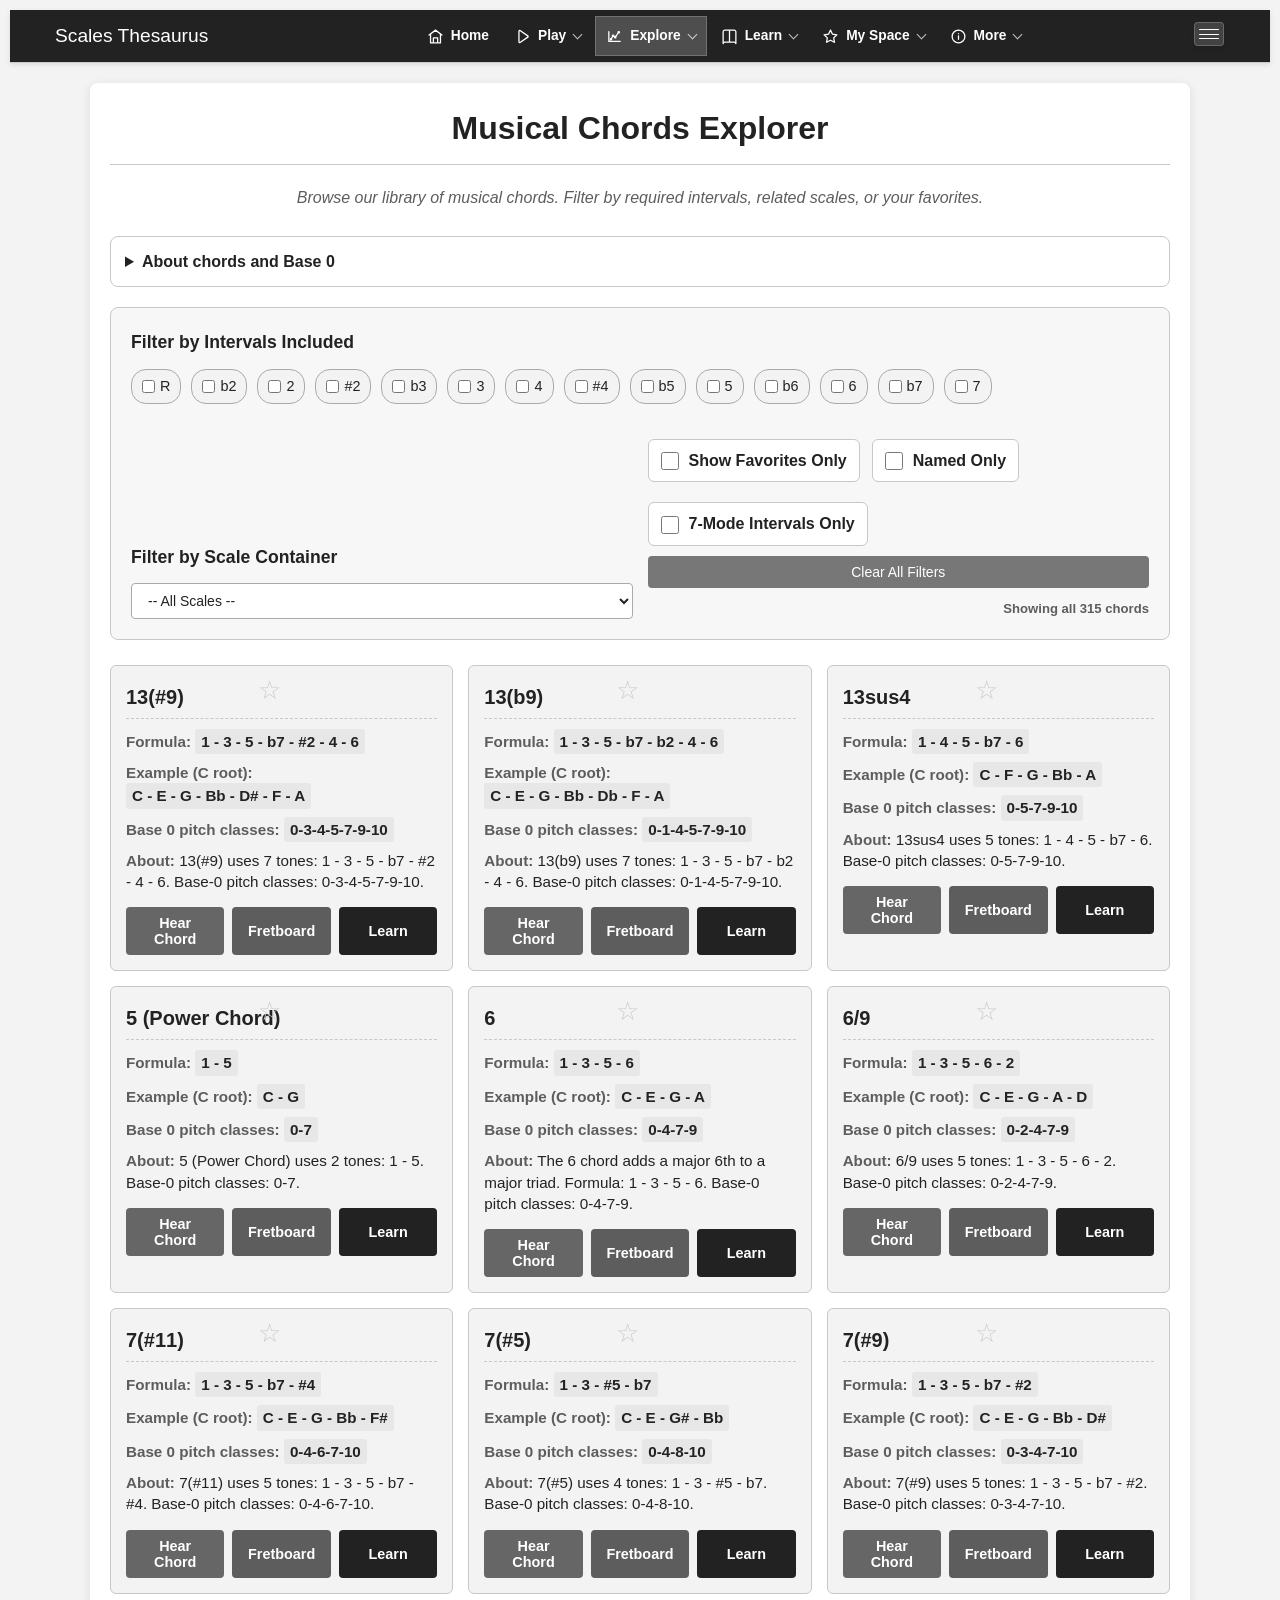
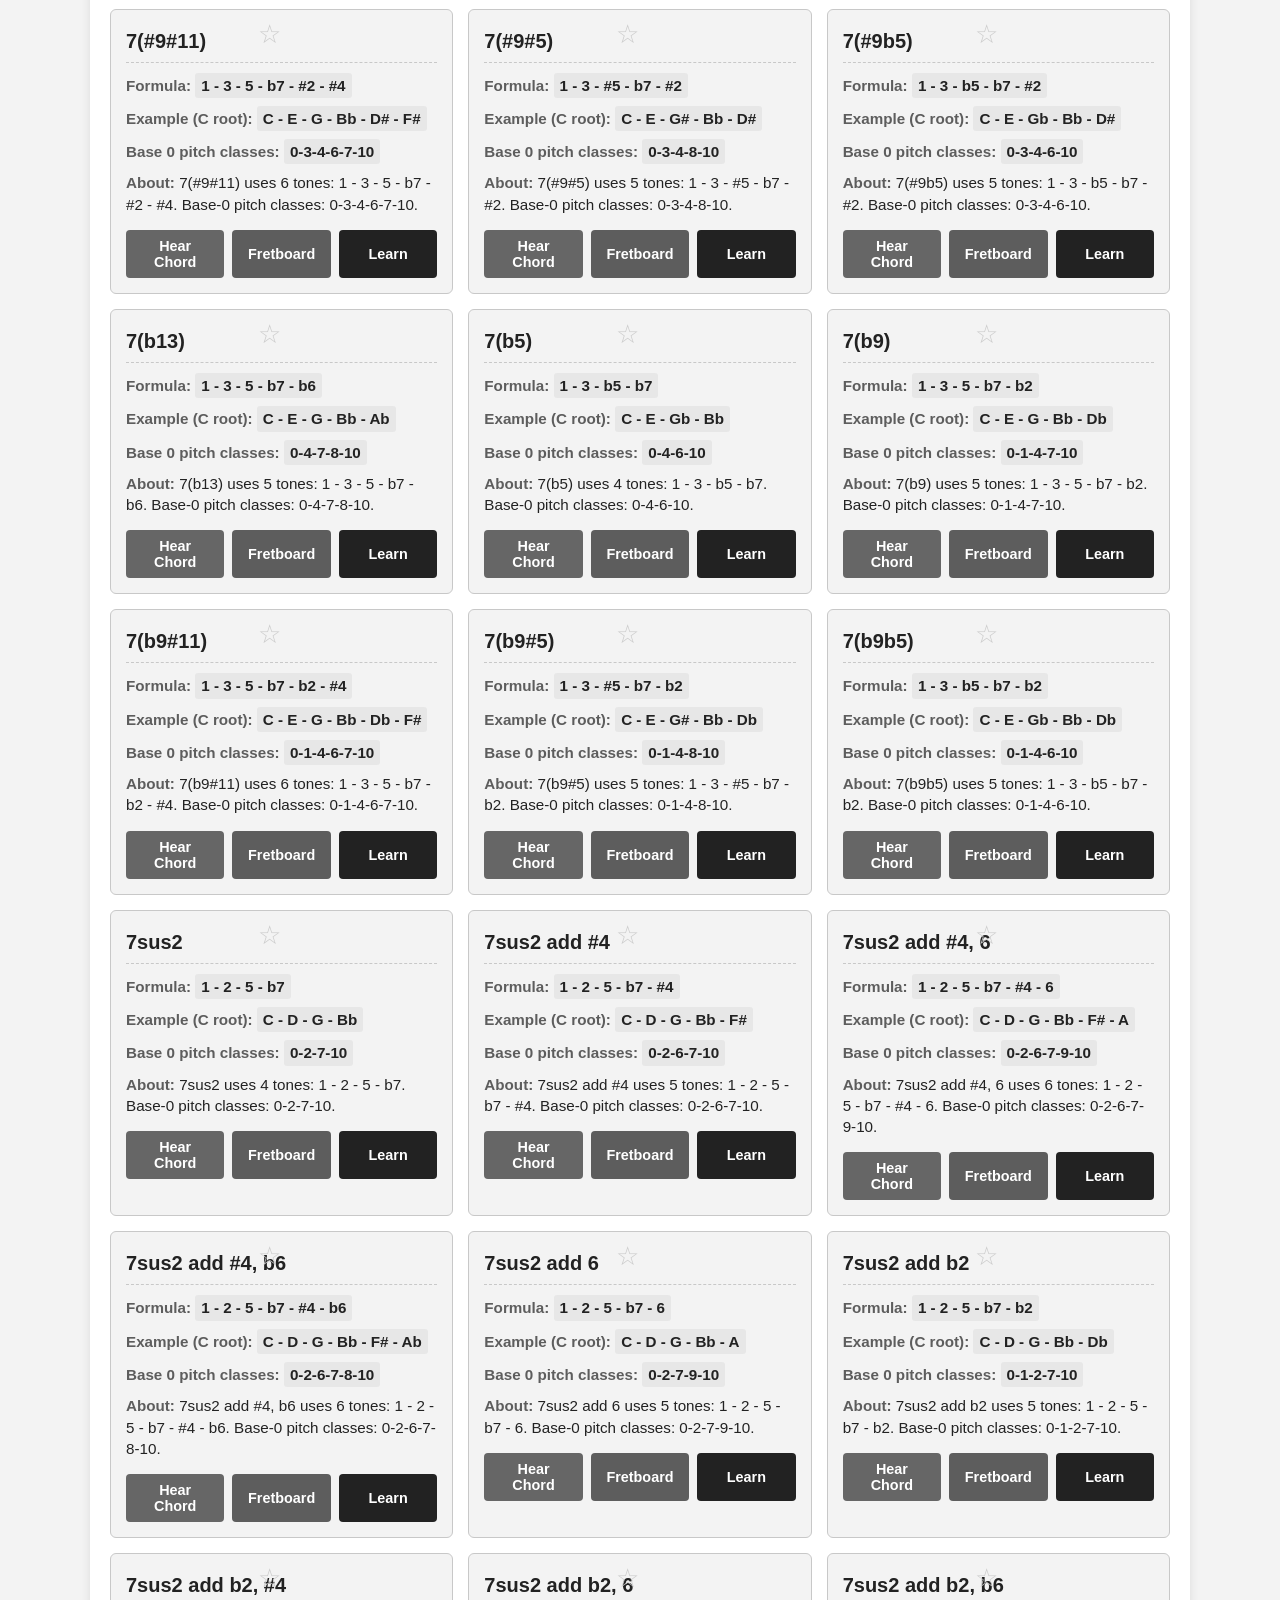
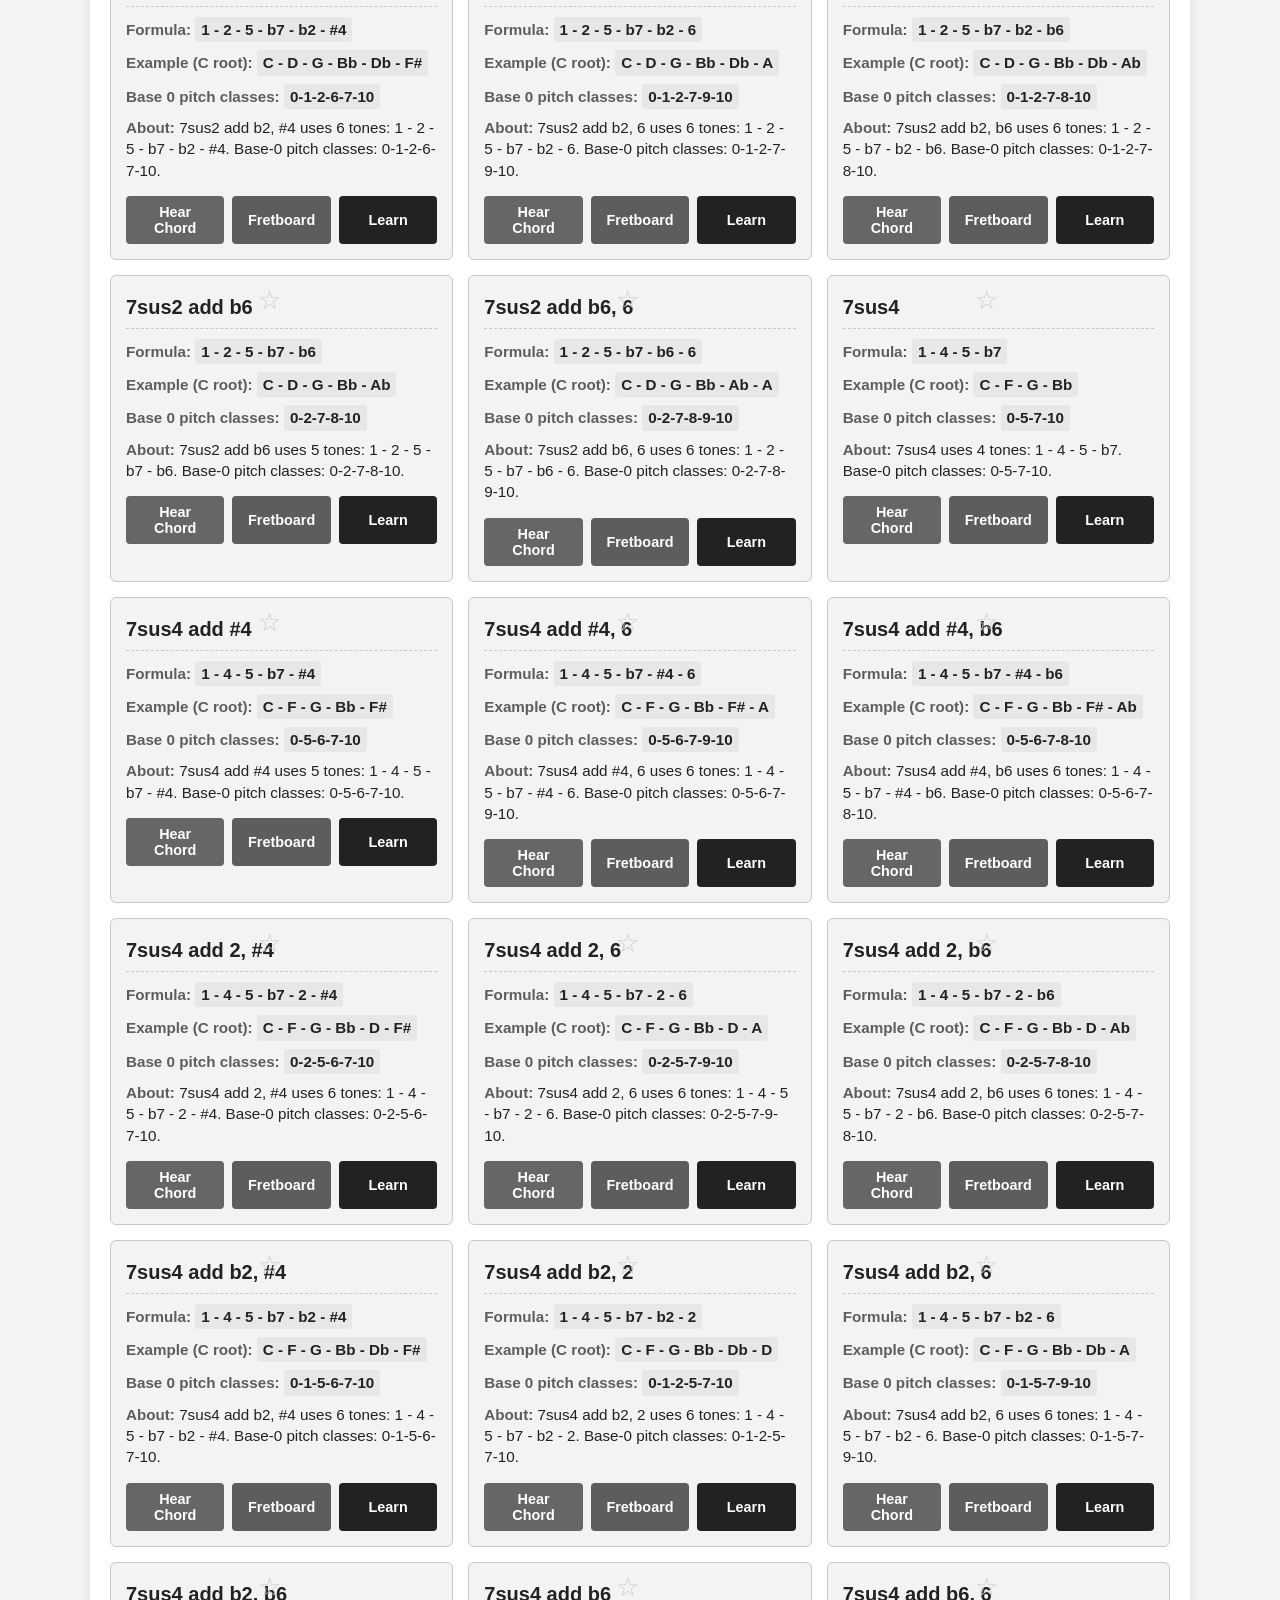
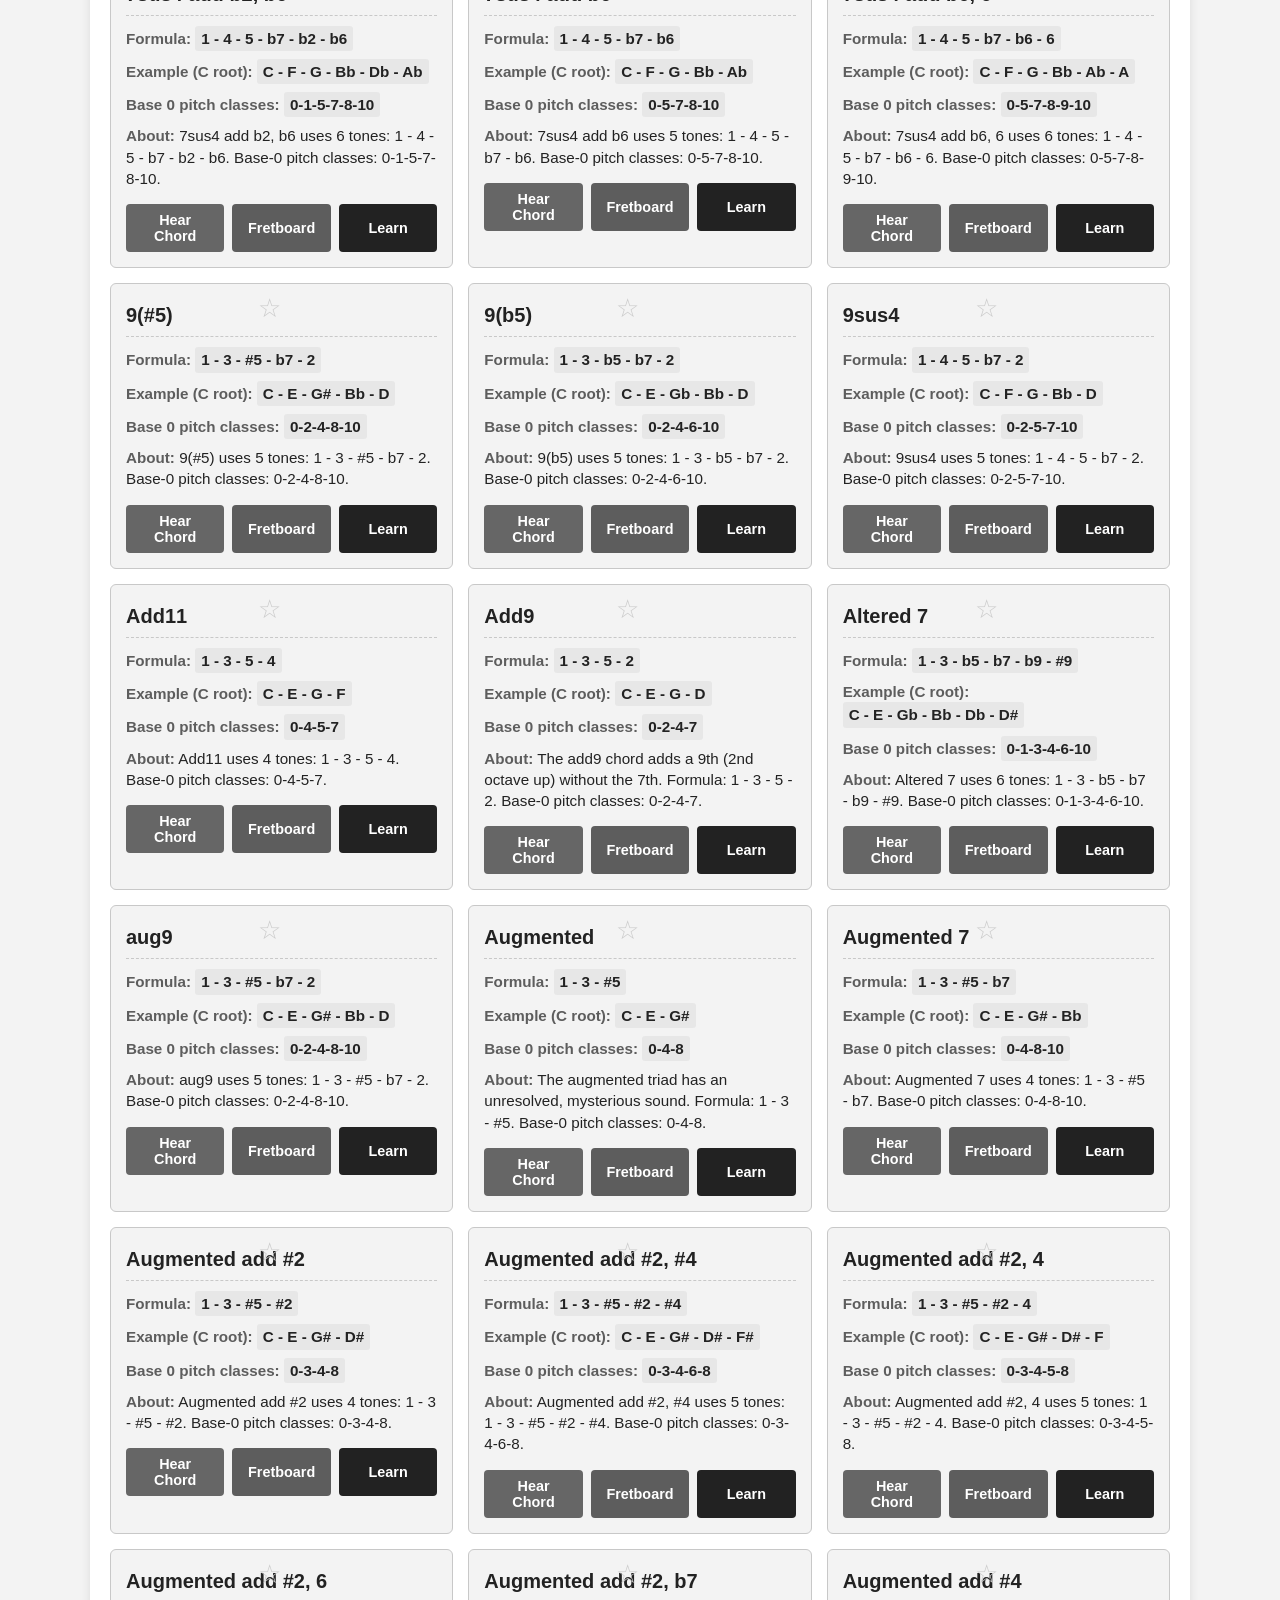
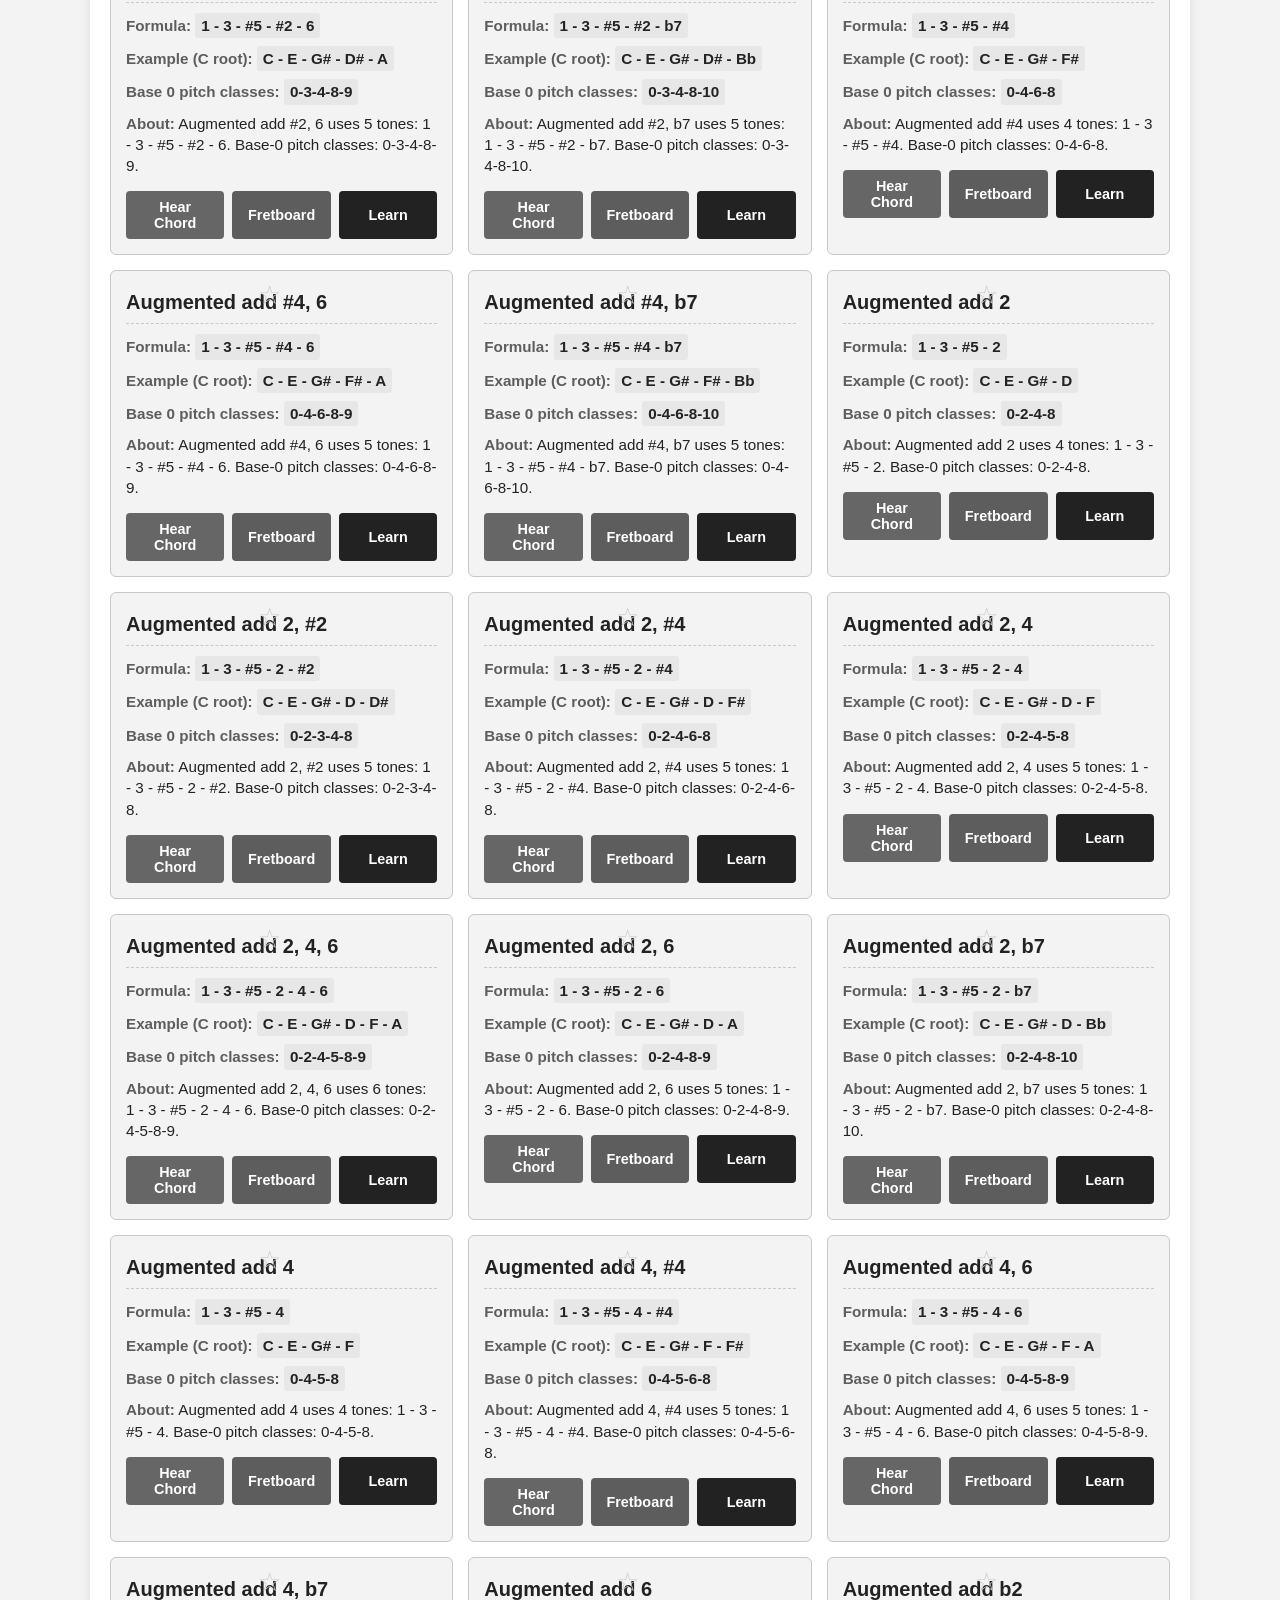
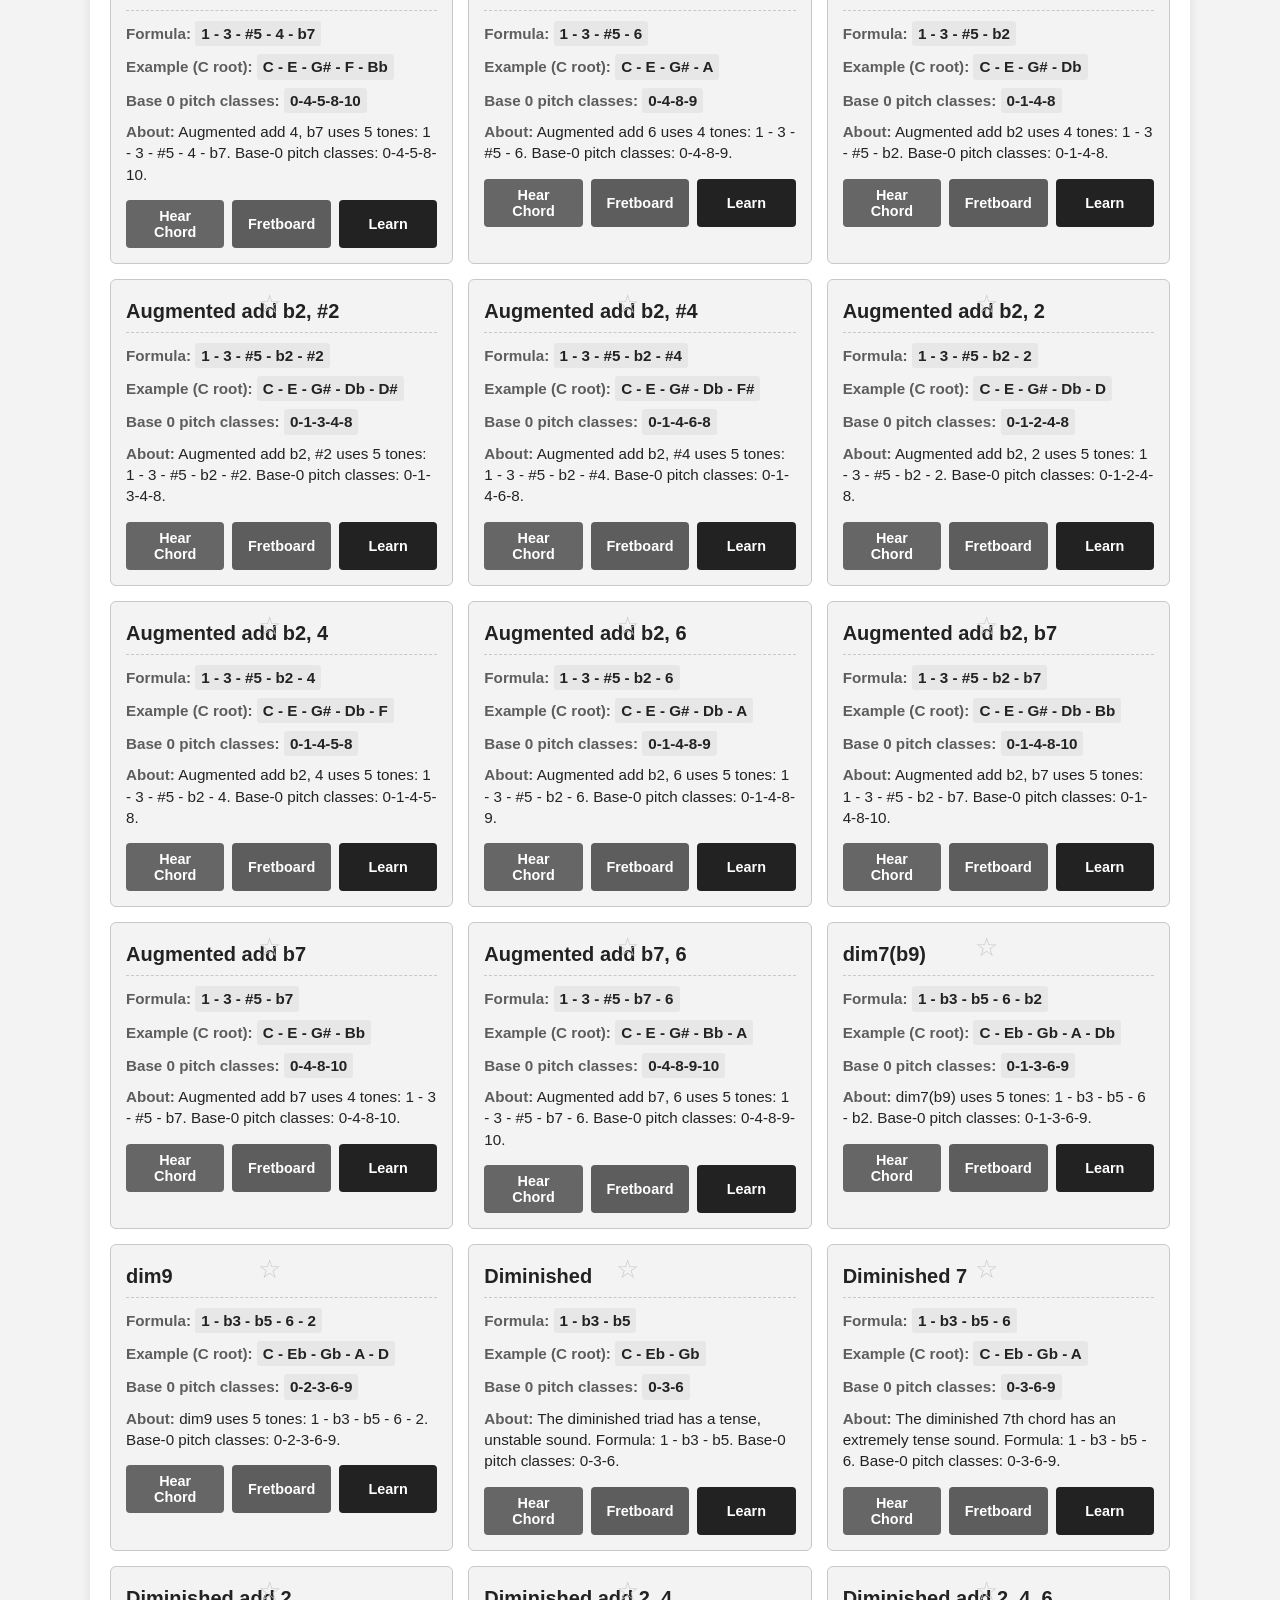
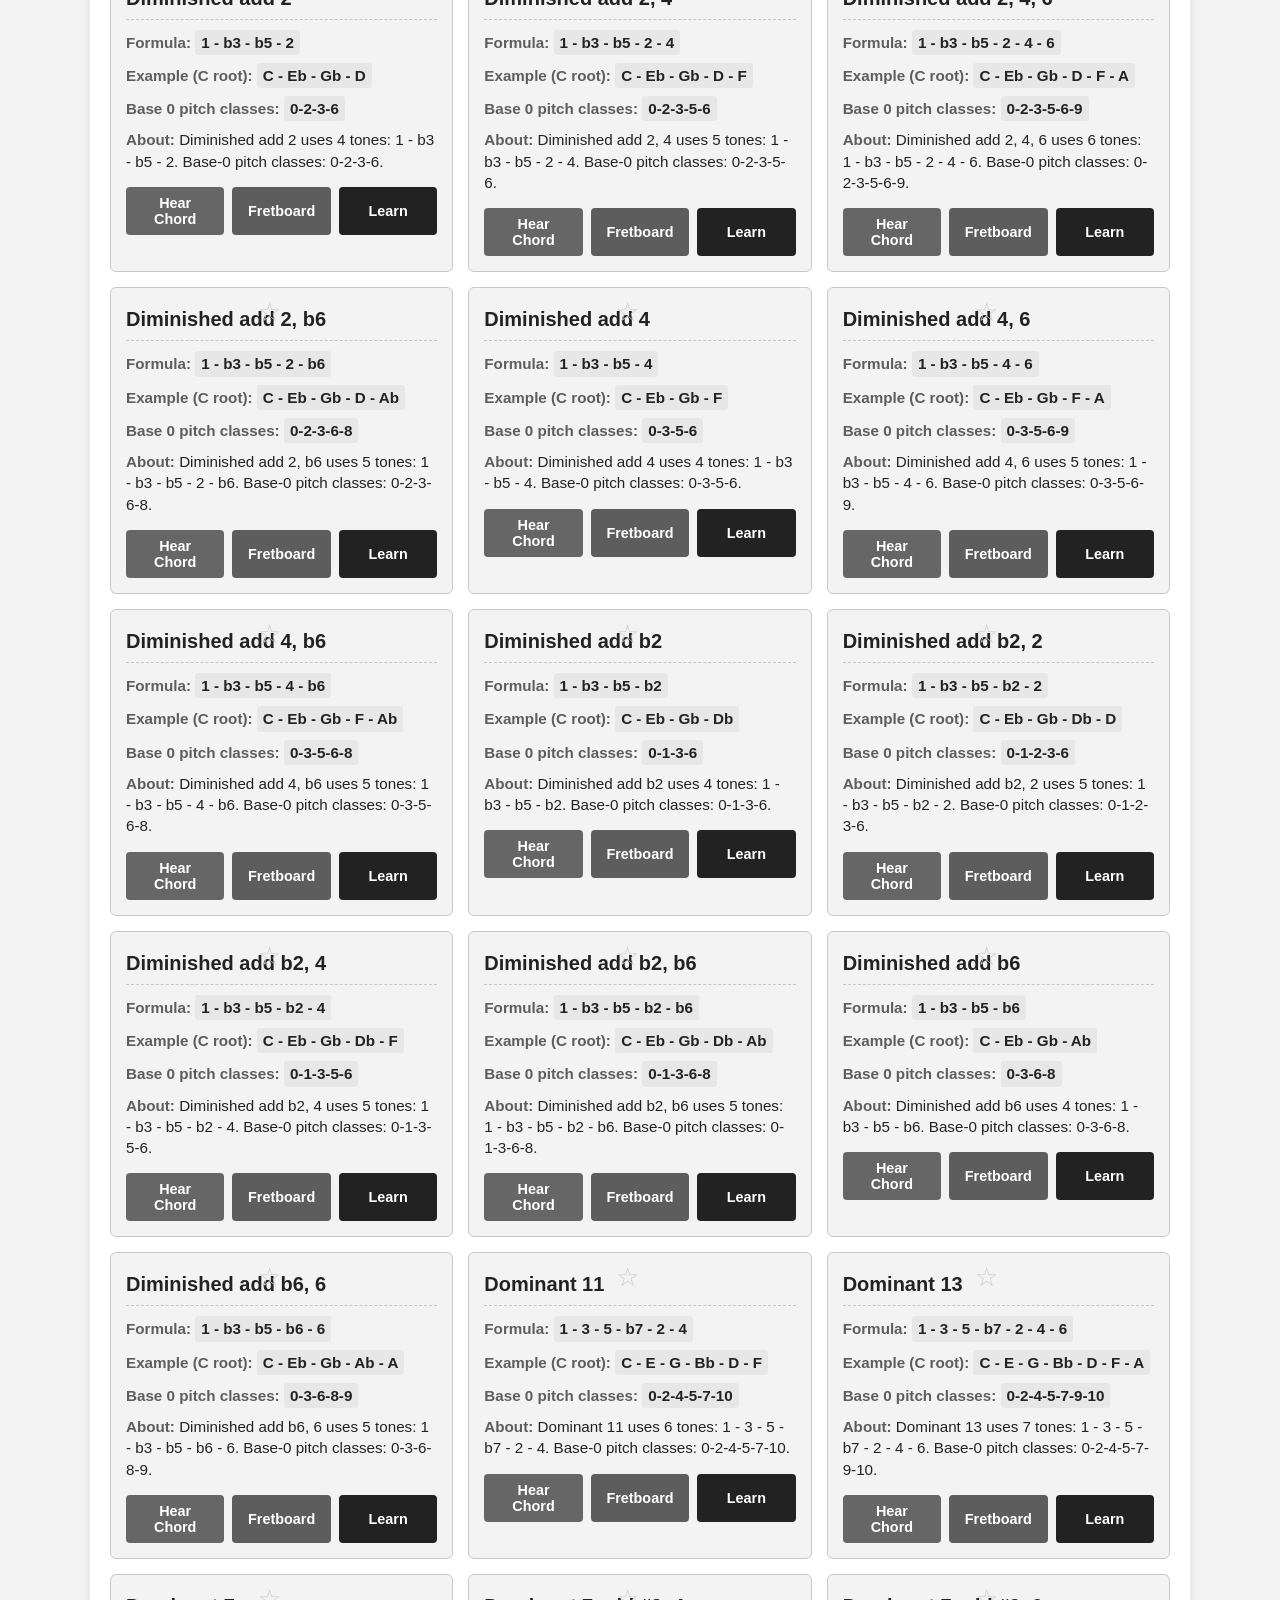
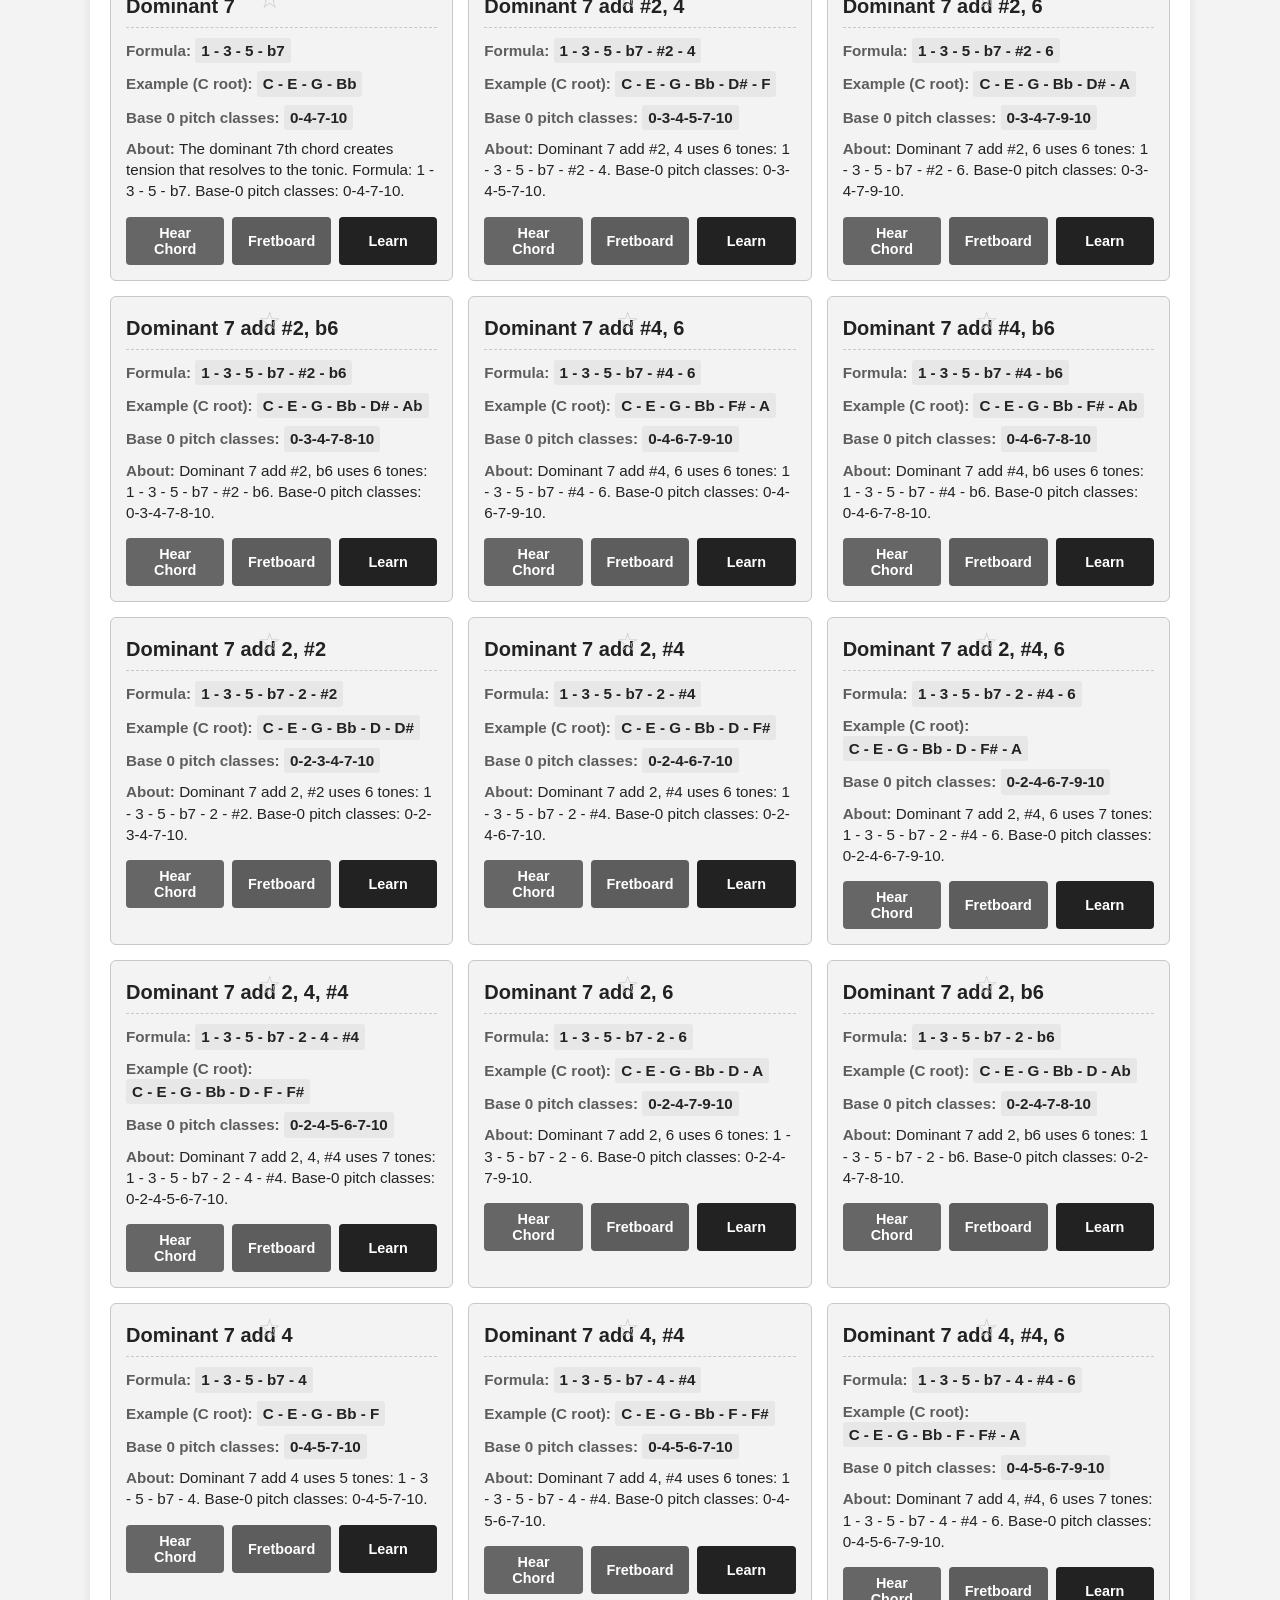
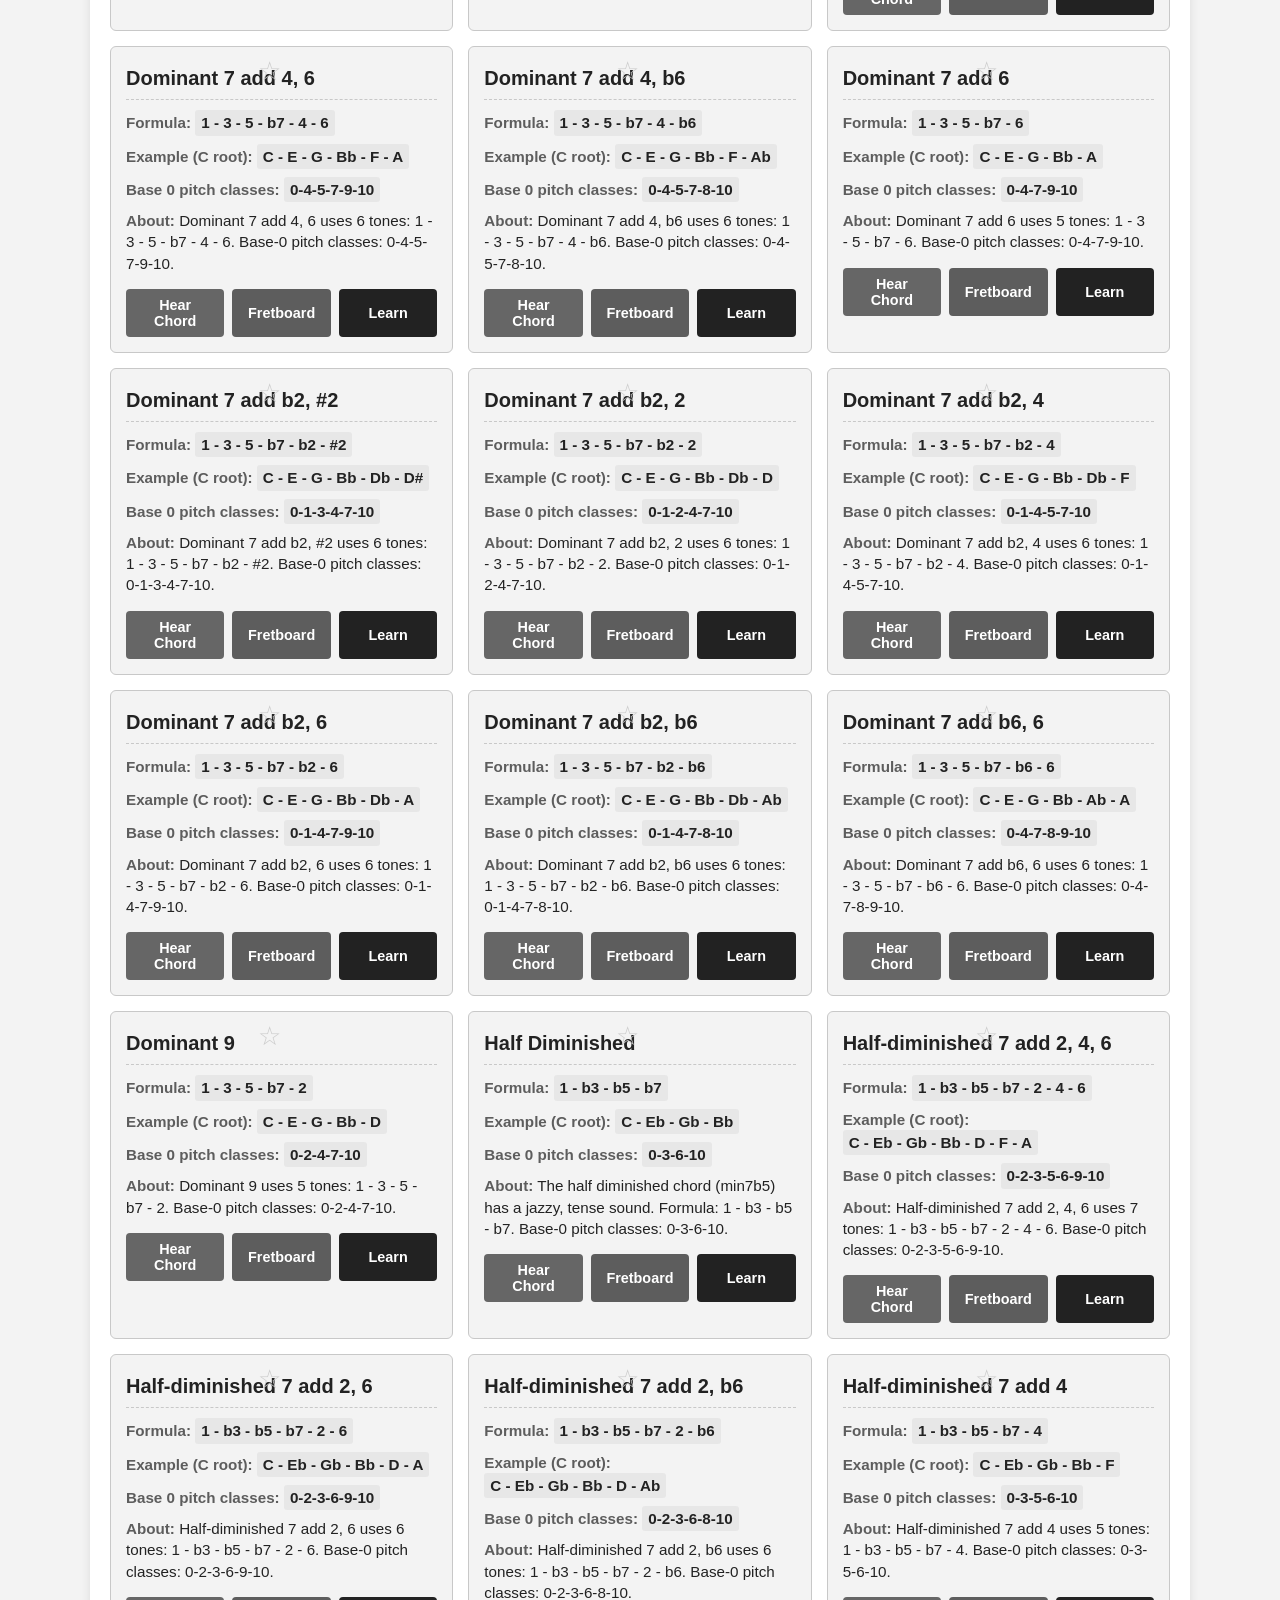
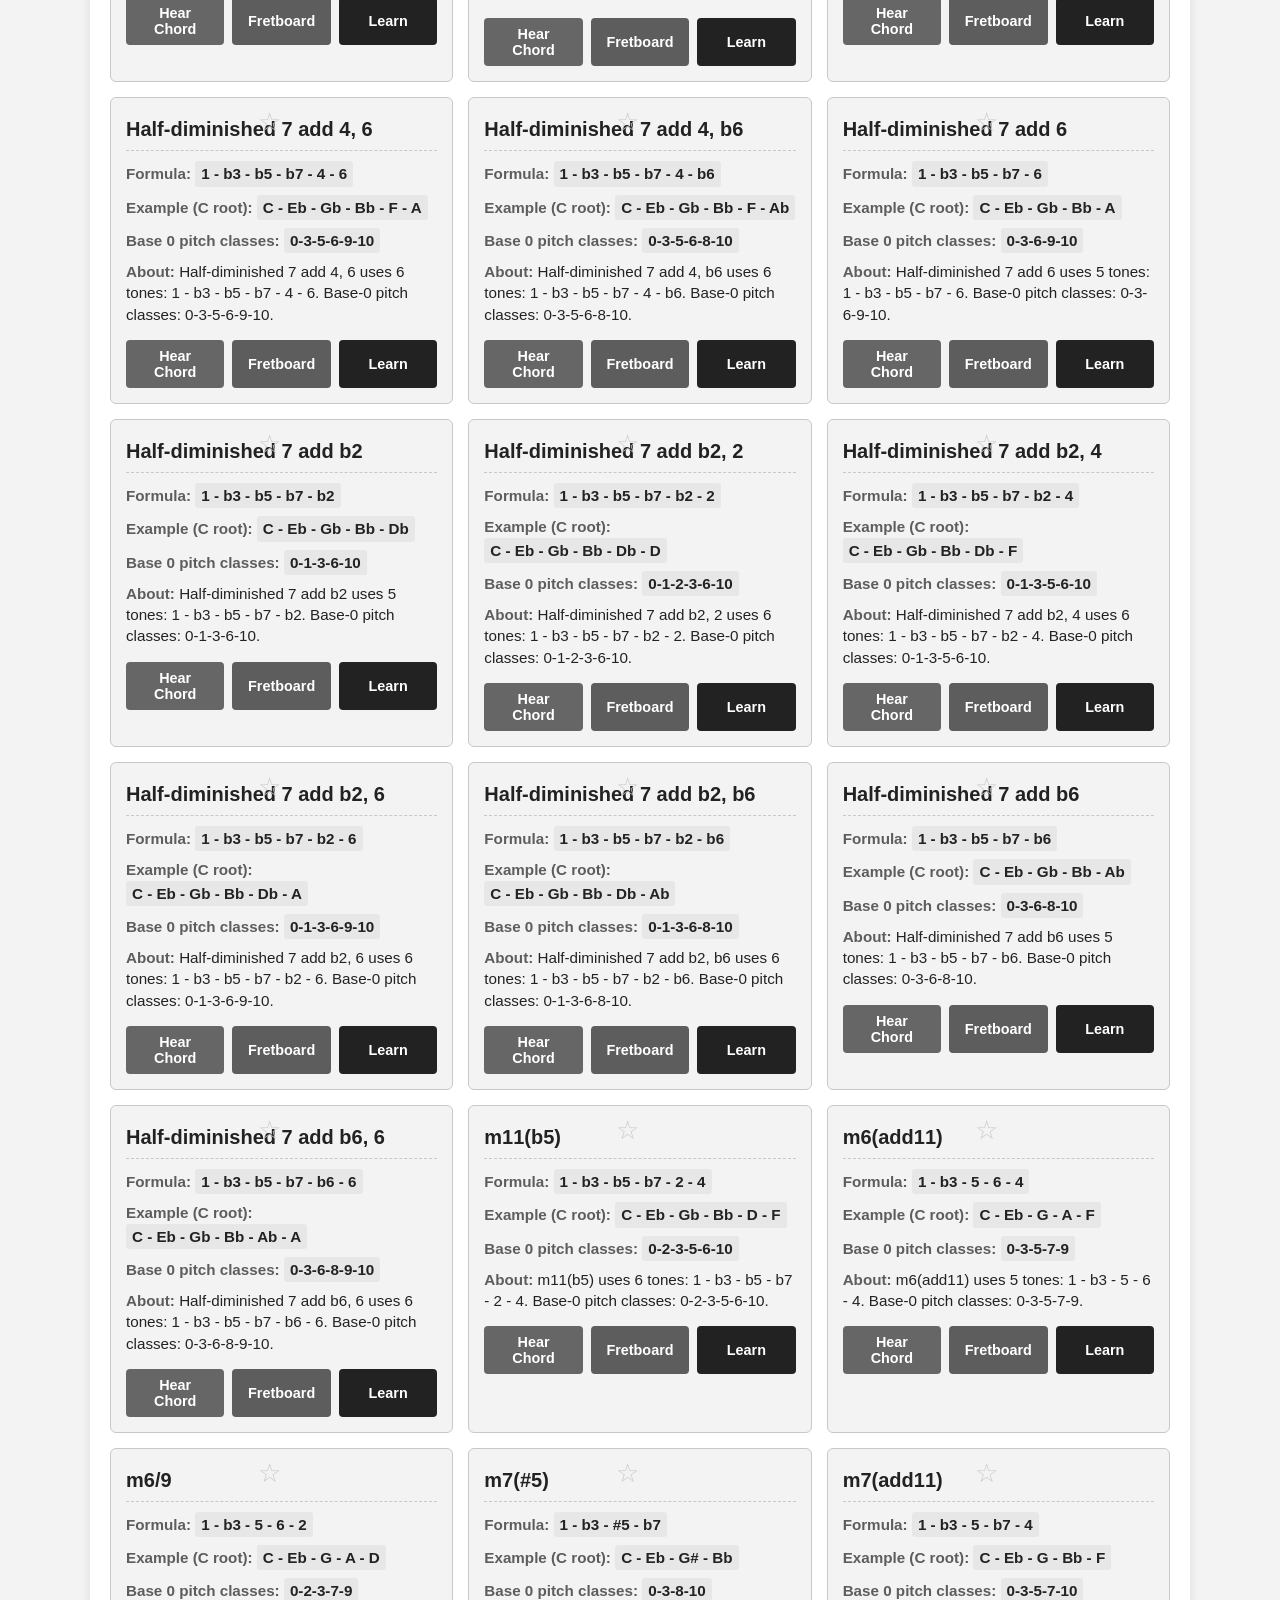
<file: chords.html>
<!DOCTYPE html>
<html lang="en">
<head>
    <meta name="theme-color" content="#2c3e50">
    <link rel="icon" href="icon-192.png">
    <link rel="apple-touch-icon" href="icon-192.png">
    <link rel="manifest" href="manifest.webmanifest">
    <meta charset="UTF-8">
    <meta name="viewport" content="width=device-width, initial-scale=1.0, viewport-fit=cover">
    <title>Scales Thesaurus - Chords</title>
    <link rel="stylesheet" href="layout.css">
    <link rel="stylesheet" href="components.css">
    <link rel="stylesheet" href="styles.css">
    <link rel="stylesheet" href="sidebar.css">
    <link rel="stylesheet" href="chords.css">
    <link rel="stylesheet" href="themes.css">
    <script src="theme-init.js"></script>
    <link rel="stylesheet" href="site.css">
    <script src="site.js" defer></script>
</head>
<body>
    <header class="top-header">
        <div class="top-header-content">
            <h1 class="main-title" style="margin-right: 15px;">Scales Thesaurus</h1>
            <nav class="header-nav">
                <a href="home.html" class="header-link">Home</a>
                <a href="scales.html" class="header-link">Scales</a>
                <a href="chords.html" class="header-link">Chords</a>
                <a href="intervals.html" class="header-link">Intervals</a>
                <a href="data.html" class="header-link">Data</a>
                <a href="lessons.html" class="header-link">Lessons</a>
                <a href="about.html" class="header-link">About</a>

            </nav>
            <div class="sidebar-toggle-container">
                <button id="sidebar-toggle" aria-expanded="false" title="Back to Neck Diagram Explorer" onclick="window.location.href='fretboard.html'">
                    <span class="hamburger-line"></span>
                    <span class="hamburger-line"></span>
                    <span class="hamburger-line"></span>
                    <span class="sr-only">Go to App</span>
                </button>
            </div>
        </div>
    </header>

    <div class="chords-container">
        <h1>Musical Chords Explorer</h1>
        <p style="text-align: center; margin-bottom: 25px; font-style: italic; color: var(--secondary-color);">
            Browse our library of musical chords. Filter by required intervals, related scales, or your favorites.
        </p>

        <details class="explorer-about">
            <summary>About chords and Base 0</summary>
            <p>A chord is a set of tones heard together. Its interval formula describes each tone from the root; inversions change the bass note without changing the chord's pitch classes. Base 0 uses C = 0 through B = 11 and reduces every interval modulo 12, so octave extensions share a pitch-class number.</p>
        </details>

        <!-- Filter Section for Chords -->
        <div class="chord-filters">
            <div class="filter-section">
                <h2>Filter by Intervals Included</h2>
                <div class="interval-filter-list" id="interval-filter-list">
                    <!-- Interval filter checkboxes populated by JS -->
                </div>
            </div>
            
            <div style="display:grid; grid-template-columns: repeat(auto-fit, minmax(280px, 1fr)); gap:15px; align-items:flex-end;">
                <div class="filter-section">
                    <h2>Filter by Scale Container</h2>
                    <select id="scale-filter-select">
                        <option value="">-- All Scales --</option>
                        <!-- Scale options populated by JS -->
                    </select>
                </div>
                
                <div class="chord-filter-actions">
                    <div class="filter-section favorite-filter">
                        <input type="checkbox" id="show-favorites-only">
                        <label for="show-favorites-only">Show Favorites Only</label>
                    </div>
                    <div class="filter-section favorite-filter">
                        <input type="checkbox" id="named-only">
                        <label for="named-only" title="Keep recognized chord qualities; hide formula-only entries">Named Only</label>
                    </div>
                    <div class="filter-section favorite-filter">
                        <input type="checkbox" id="mode-intervals-only">
                        <label for="mode-intervals-only" title="Require every chord interval to appear in a major mode formula">7-Mode Intervals Only</label>
                    </div>
                    <button id="clear-filters">Clear All Filters</button>
                    <span id="results-count" class="chord-results-count" aria-live="polite">Showing all chords</span>
                </div>
            </div>
        </div>

        <div class="chord-list" id="chord-list">
            <!-- Chord items populated by JS -->
        </div>
        
        <div style="text-align: center; margin-top: 40px;">
             <a href="fretboard.html" class="return-button">Explore the Neck Diagram Explorer</a>
        </div>
    </div>

    <!-- Core dependencies -->
    <script src="music-theory-data.js"></script>
    <script src="scales-data-standard.js"></script>
    <script src="scales-data-numeric.js"></script>
    <script src="scales-data-advanced-1.js"></script>
    <script src="scales-data-advanced-2.js"></script>
    <script src="scales-data-advanced-3.js"></script>
    <script src="scales-data-advanced-4.js"></script>
    <script src="scales-data-advanced-5.js"></script>
    <script src="scales-data-advanced-6.js"></script>
    <script src="scales-data-advanced-7a.js"></script>
    <script src="scales-data-advanced-7b.js"></script>
    <script src="scales-data-advanced-8.js"></script>
    <script src="scales-data-advanced-10.js"></script>
    <script src="scales-data-advanced-11.js"></script>
    <script src="mode-intervals.js"></script>
    <script src="themes-data.js"></script>
    <script src="music-theory.js"></script>
    <script src="music-theory-logic.js"></script>
    <script src="music-theory-chords.js"></script>
    <script src="music-theory-descriptions.js"></script>
    <script src="app-theory-lessons.js"></script>
    <script src="audio-preview.js"></script>
    <!-- Page logic -->
    <script src="chords-app.js"></script>
</body>
</html>
</file>
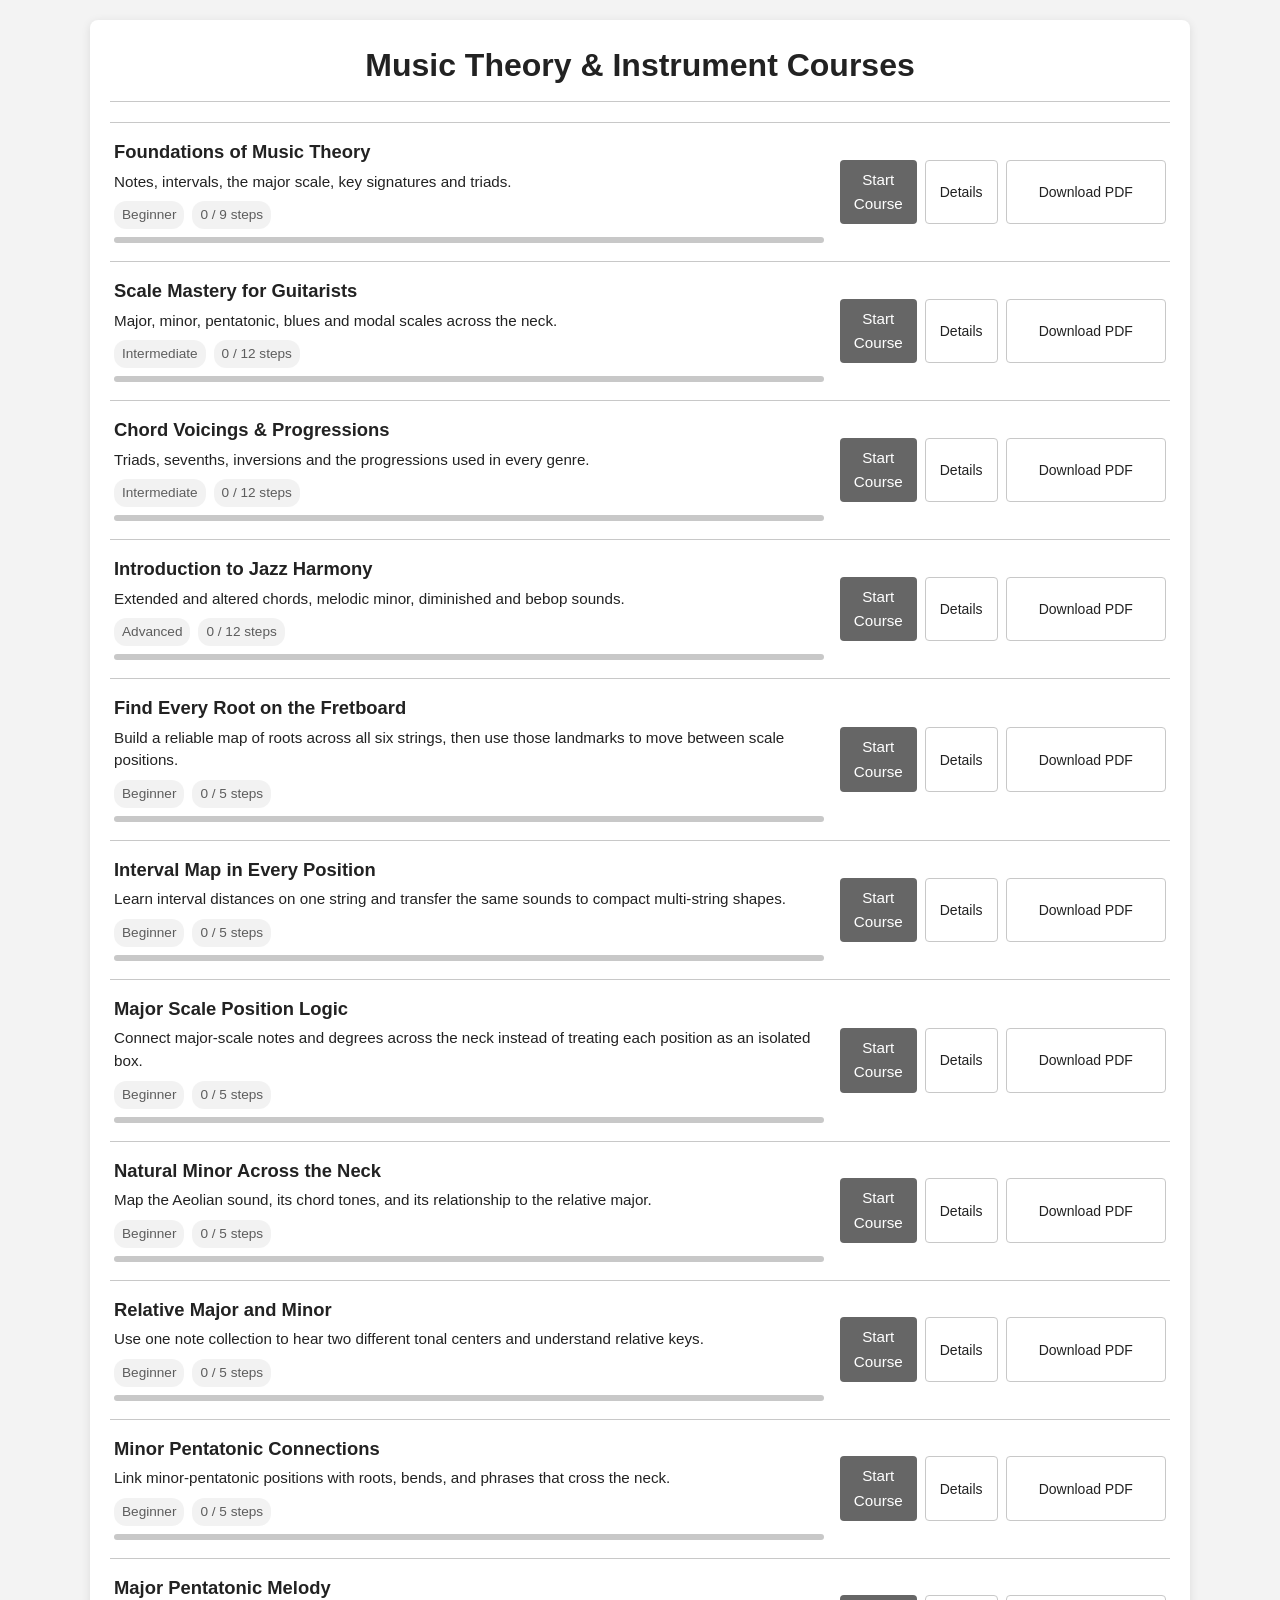
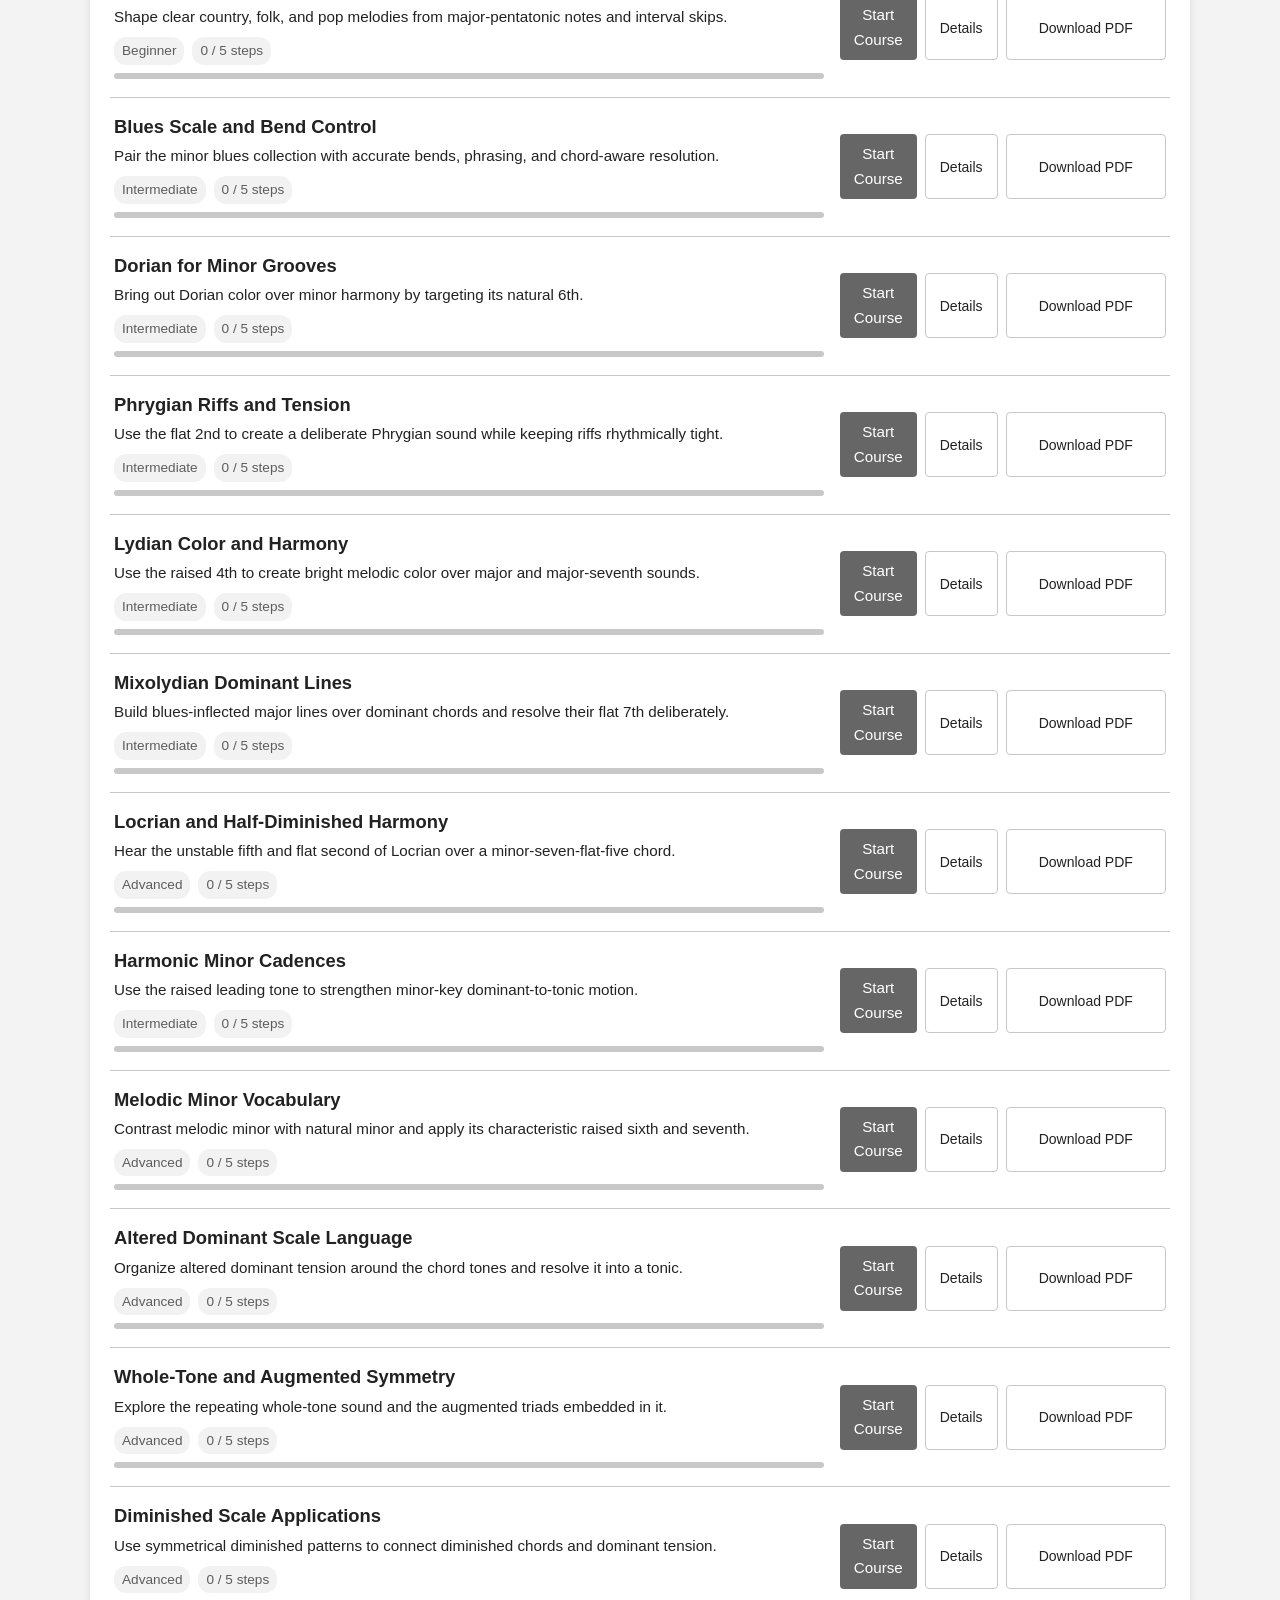
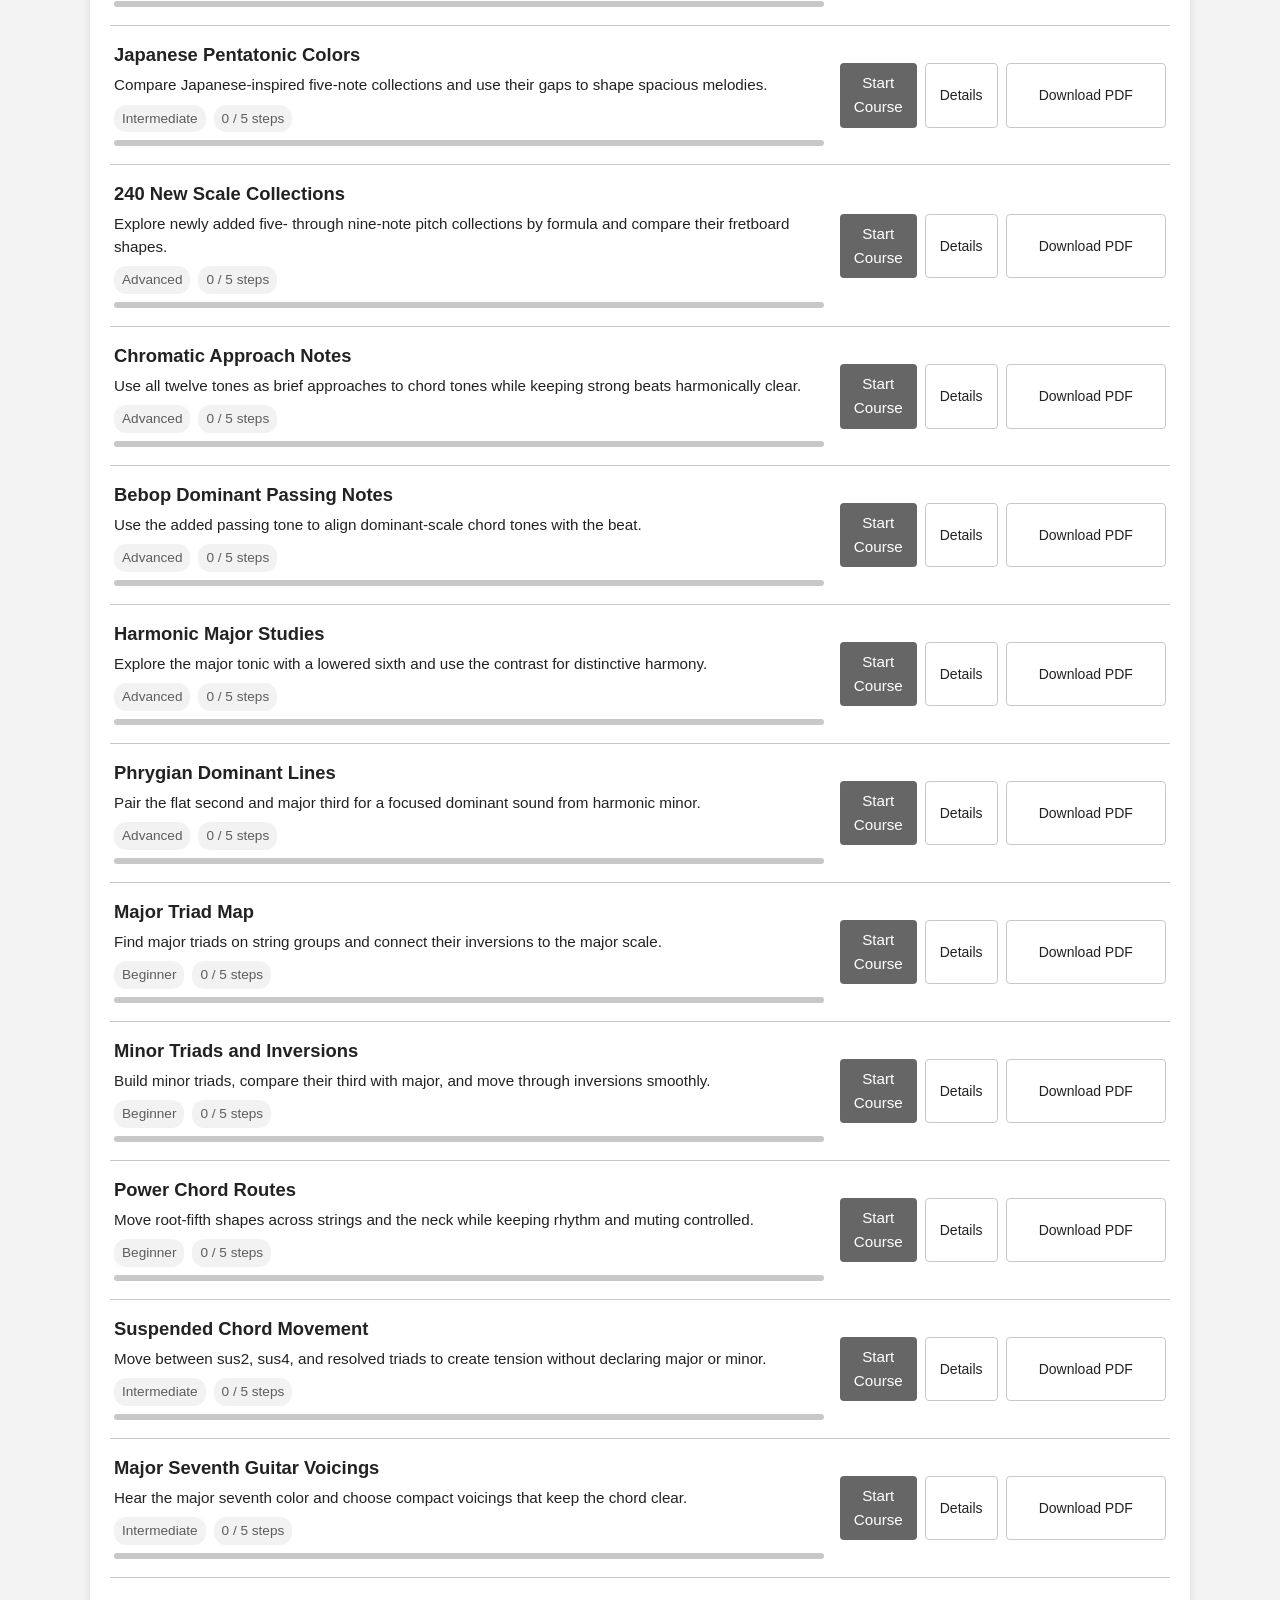
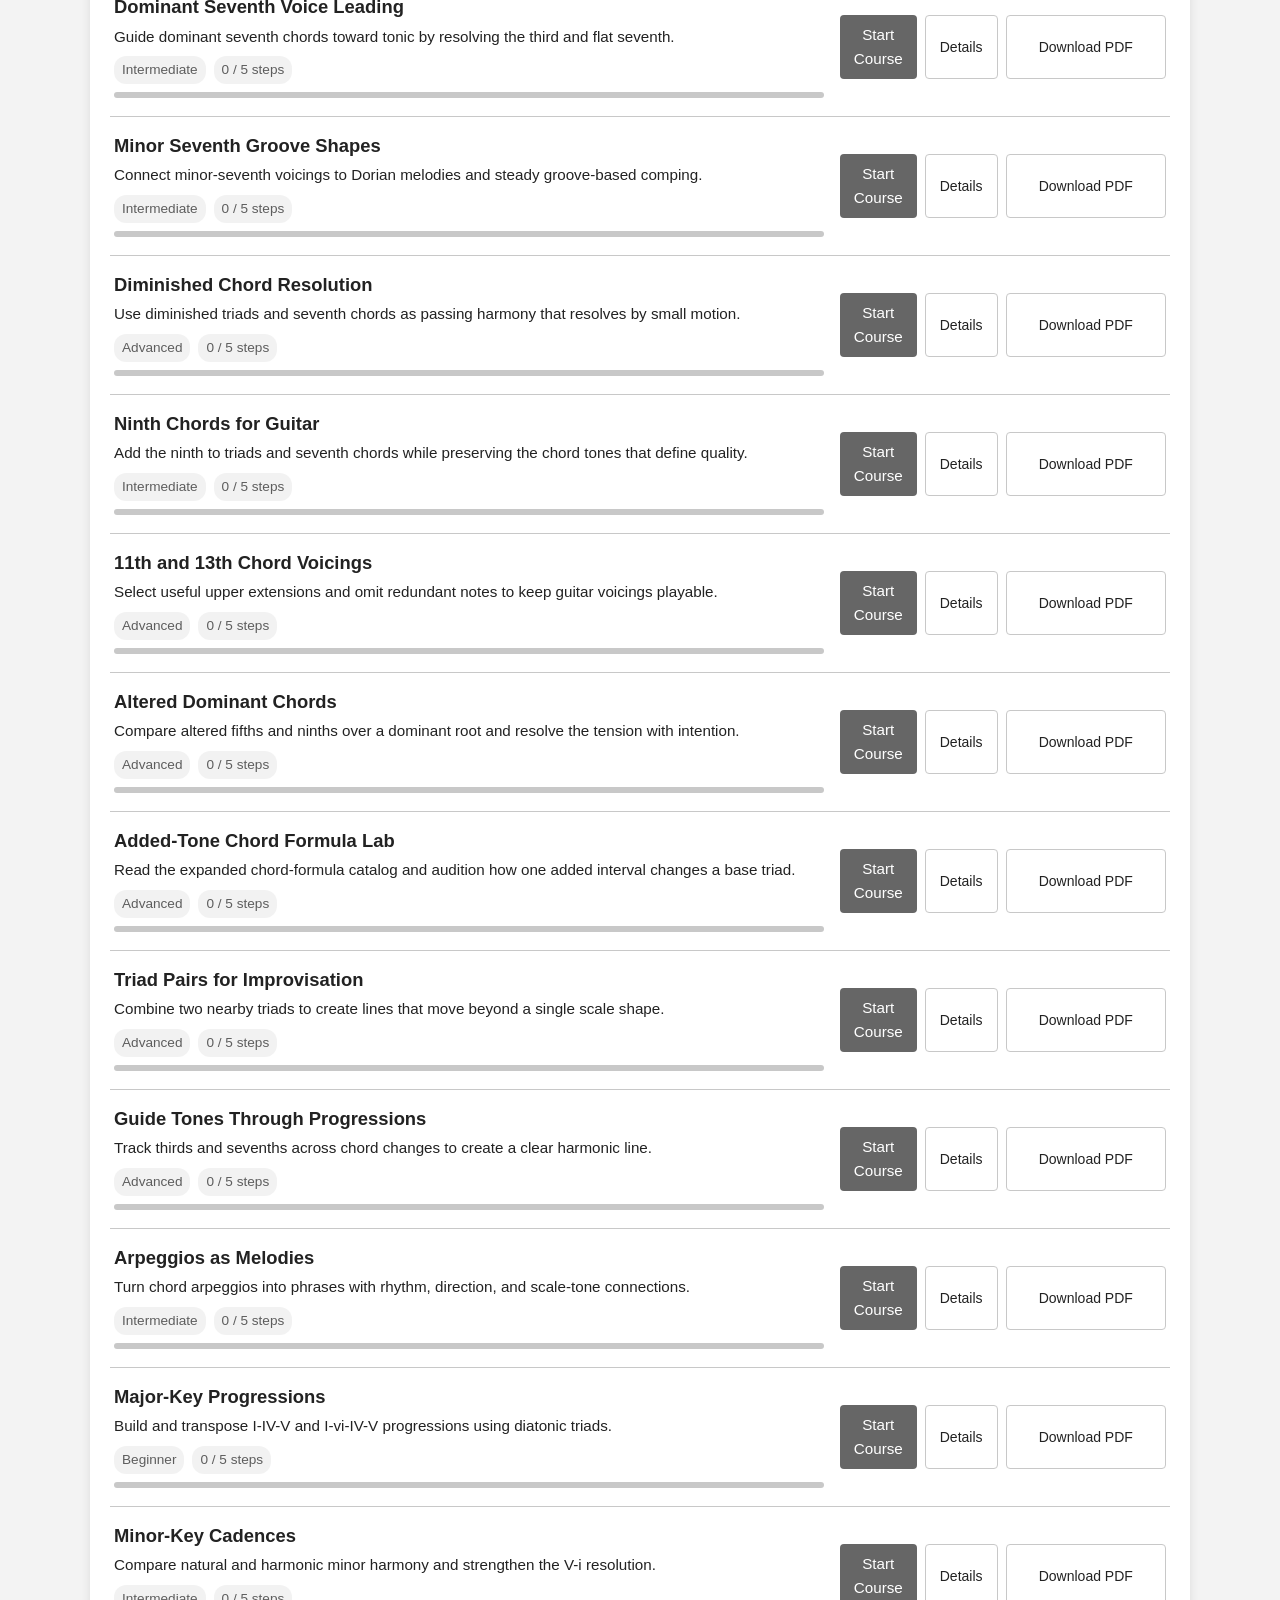
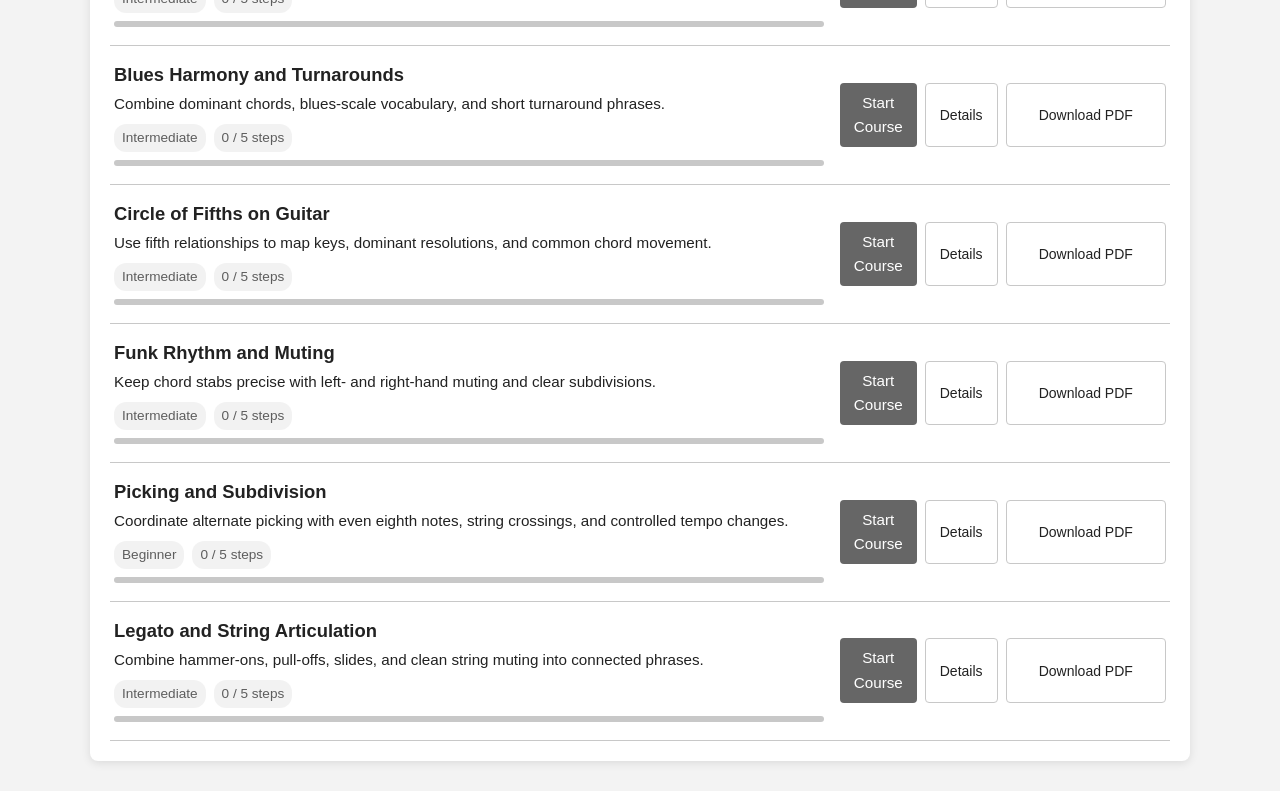
<file: courses-standalone.html>
<!DOCTYPE html>
<html lang="en">
<head>
    <meta name="theme-color" content="#2c3e50">
    <link rel="icon" href="icon-192.png">
    <link rel="apple-touch-icon" href="icon-192.png">
    <link rel="manifest" href="manifest.webmanifest">
    <meta charset="UTF-8">
    <meta name="viewport" content="width=device-width, initial-scale=1.0, viewport-fit=cover">
    <title>Courses</title>
    <link rel="stylesheet" href="layout.css">
    <link rel="stylesheet" href="components.css">
    <link rel="stylesheet" href="styles.css">
    <link rel="stylesheet" href="themes.css">
    <script src="theme-init.js"></script>
    <style>
        /* Styles for the courses page */
        .courses-container {
            padding: 20px;
            max-width: 1100px;
            margin: 20px auto;
            background-color: var(--card-bg);
            border-radius: 8px;
            box-shadow: 0 2px 10px rgba(0, 0, 0, 0.1);
        }

        .courses-container h1 {
            text-align: center;
            color: var(--primary-color);
            margin-bottom: 20px;
            border-bottom: 1px solid var(--border-color);
            padding-bottom: 10px;
        }

        .course-list { display: flex; flex-direction: column; margin-top: 20px; border-top: 1px solid var(--border-color); }
        .course-item { border-bottom: 1px solid var(--border-color); padding: 14px 4px; }
        .course-row { display: flex; align-items: center; gap: 16px; }
        .course-main { flex: 1; min-width: 0; }
        .course-main h3 { margin: 0 0 4px 0; font-size: 1.15em; color: var(--primary-color); }
        .course-main > p { margin: 0 0 8px 0; font-size: 0.95em; color: var(--text-color); line-height: 1.5; }
        .course-meta { display: flex; gap: 8px; align-items: center; font-size: 0.85em; color: var(--secondary-color); margin-bottom: 8px; }
        .course-meta span { background-color: rgba(0, 0, 0, 0.05); padding: 3px 8px; border-radius: 12px; }

        .enroll-button {
            padding: 8px 14px;
            font-size: 0.95em;
            color: var(--button-text);
            background-color: var(--accent-color);
            border: none;
            border-radius: 4px;
            cursor: pointer;
            transition: background-color 0.2s;
            text-align: center;
            display: inline-block;
            text-decoration: none;
        }

        .enroll-button:hover {
            background-color: var(--secondary-color);
            opacity: 0.9;
        }

        .course-bar { height: 6px; background: var(--border-color); border-radius: 3px; overflow: hidden; margin-bottom: 4px; }
        .course-bar i { display: block; height: 100%; background: var(--accent-color); }
        .course-more { margin-top: 12px; }
        .course-steps { margin: 0 0 12px; padding-left: 22px; font-size: 0.9em; line-height: 1.7; }
        .course-steps a { color: var(--text-color); }
        .course-steps small { opacity: 0.6; }
        .course-steps li.done a { text-decoration: line-through; opacity: 0.65; }
        .course-steps li.done::marker { content: '✓  '; color: var(--accent-color); }
        .course-learn { margin: 0 0 10px; padding-left: 20px; font-size: 0.9em; }
        .course-pv { background: none; border: none; color: var(--accent-color); cursor: pointer; font-size: 0.8em; padding: 0; text-decoration: underline; }
        .course-fb { margin-bottom: 12px; }
        .course-actions { display: flex; gap: 8px; flex-shrink: 0; }
        .course-toggle, .course-pdf { padding: 8px 14px; border: 1px solid var(--border-color); background: transparent; color: var(--text-color); border-radius: 4px; cursor: pointer; }
        @media (max-width: 768px) {
            .course-row { flex-direction: column; align-items: stretch; gap: 10px; }
            .course-actions .enroll-button, .course-toggle, .course-pdf { flex: 1; text-align: center; min-height: 46px; }
        }
        .return-button {
            display: inline-block;
            padding: 12px 24px;
            background-color: var(--primary-color);
            color: white;
            text-decoration: none;
            border-radius: 4px;
            font-weight: bold;
            transition: background-color 0.3s;
        }

        .return-button:hover {
            background-color: var(--secondary-color);
        }
    </style>
    <link rel="stylesheet" href="mini-fretboard.css">
    <link rel="stylesheet" href="site.css">
    <link rel="stylesheet" href="courses-page.css">
    <script src="site.js" defer></script>
<link rel="stylesheet" href="standalone.css">
</head>
<body>
    <header class="top-header">
        <div class="top-header-content">
            <a class="site-brand" href="index.html" aria-label="Scales Thesaurus home">Scales Thesaurus</a>
            <nav class="header-nav" aria-label="Main navigation"></nav>
            <div class="sidebar-toggle-container">
                <a class="courses-app-link" href="fretboard.html">Open Fretboard</a>
            </div>
        </div>
    </header>

    <div class="courses-container">
        <h1>Music Theory & Instrument Courses</h1>
        <div class="course-list" id="course-list"></div>
    </div>

    <script src="music-theory-data.js"></script>
    <script src="scales-data-standard.js"></script>
    <script src="scales-data-numeric.js"></script>
    <script src="scales-data-advanced-1.js"></script>
    <script src="scales-data-advanced-2.js"></script>
    <script src="scales-data-advanced-3.js"></script>
    <script src="scales-data-advanced-4.js"></script>
    <script src="scales-data-advanced-5.js"></script>
    <script src="scales-data-advanced-6.js"></script>
    <script src="scales-data-advanced-7a.js"></script>
    <script src="scales-data-advanced-7b.js"></script>
    <script src="scales-data-advanced-8.js"></script>
    <script src="scales-data-advanced-10.js"></script>
    <script src="scales-data-advanced-11.js"></script>
    <script src="music-theory.js"></script>
    <script src="music-theory-logic.js"></script>
    <script src="music-theory-chords.js"></script>
    <script src="music-theory-descriptions.js"></script>
    <script src="mini-fretboard.js"></script>
    <script src="vendor/jspdf.umd.min.js"></script>
    <script src="study-pdf.js"></script>
    <script src="courses-app.js"></script>
</body>
</html>
</file>
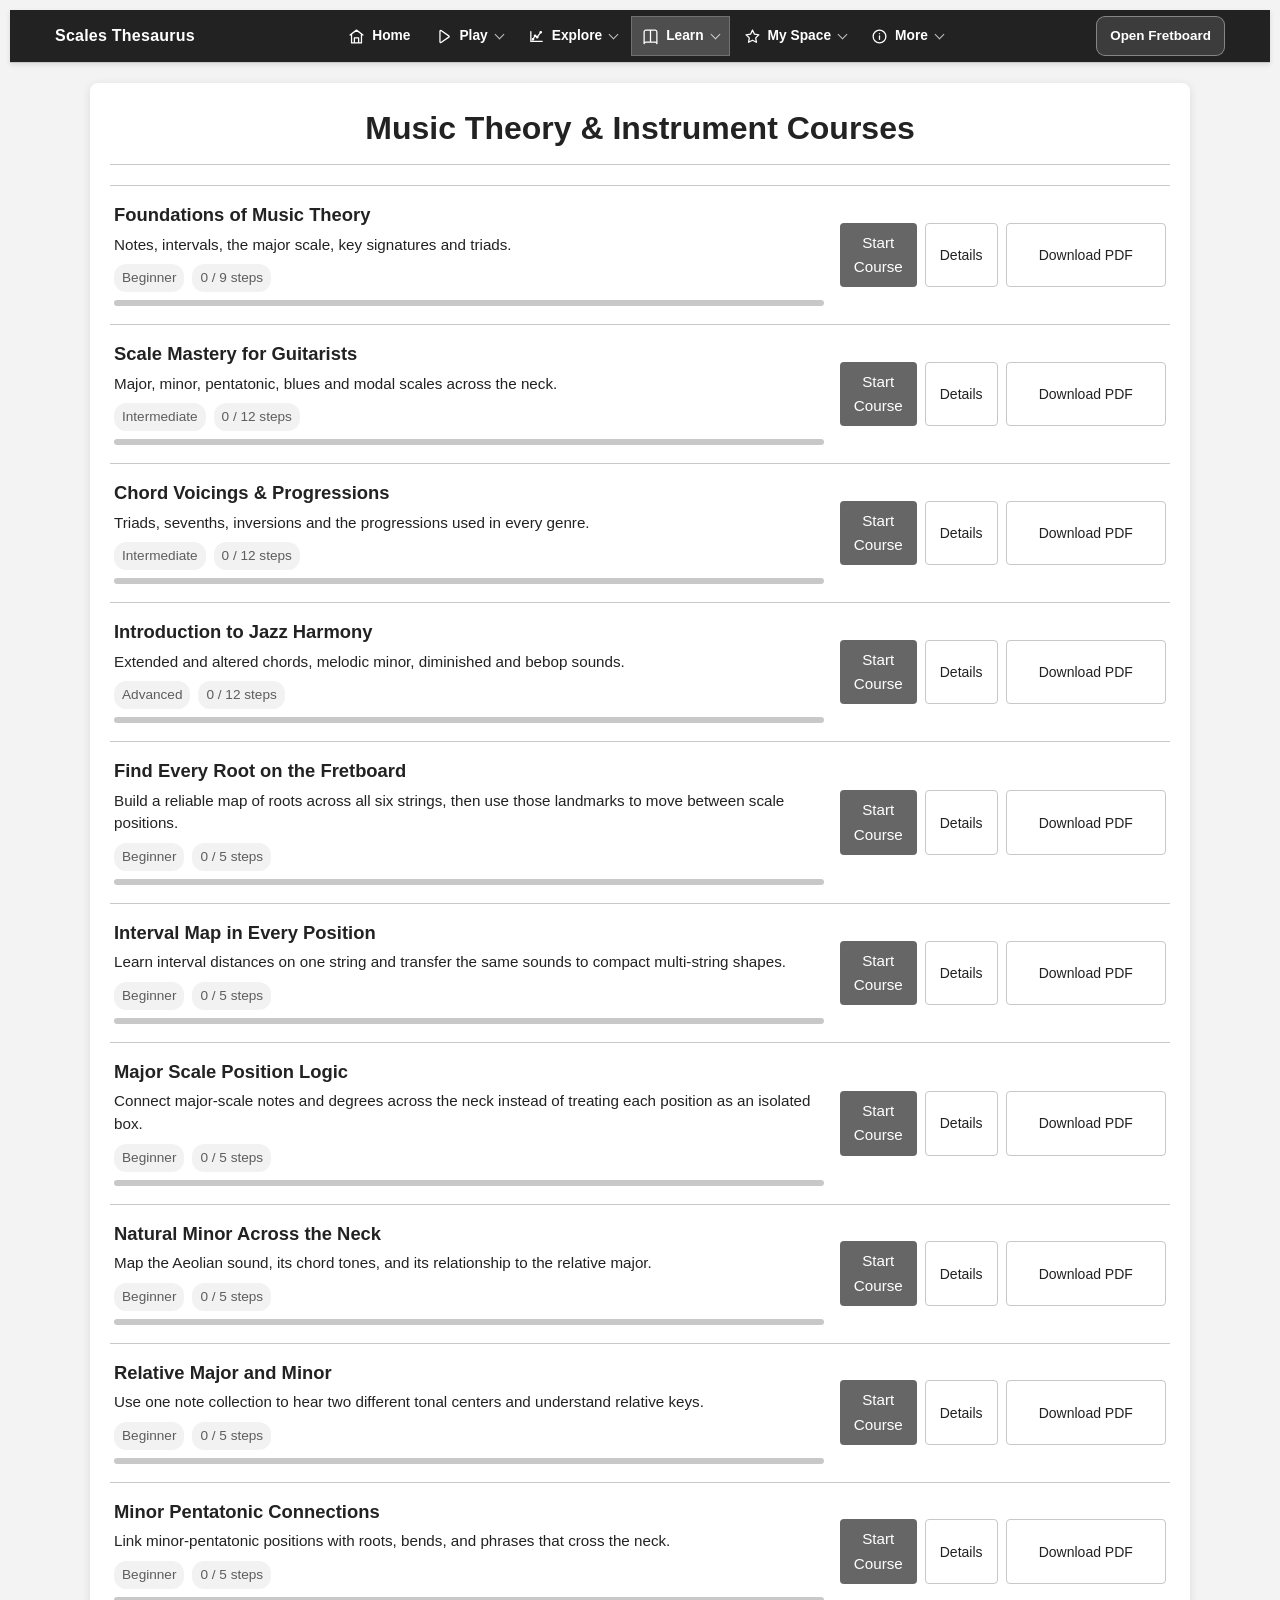
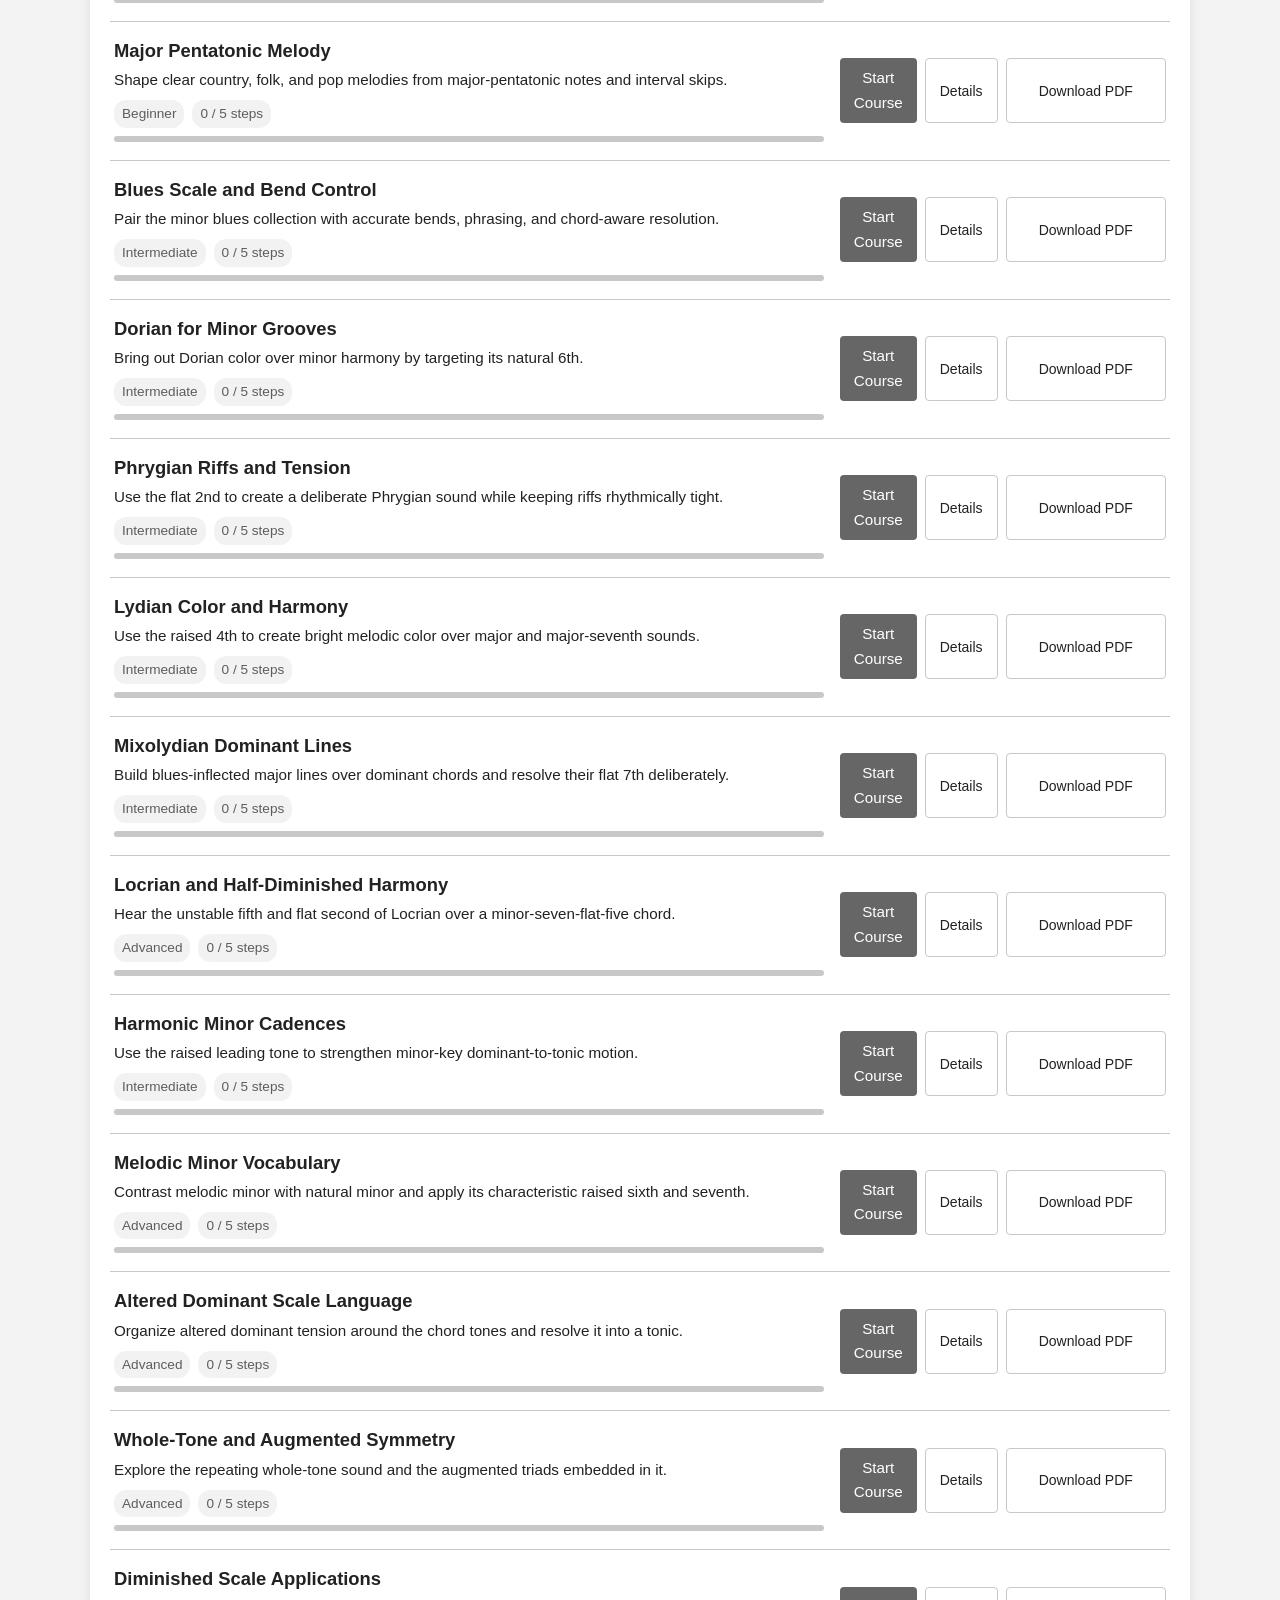
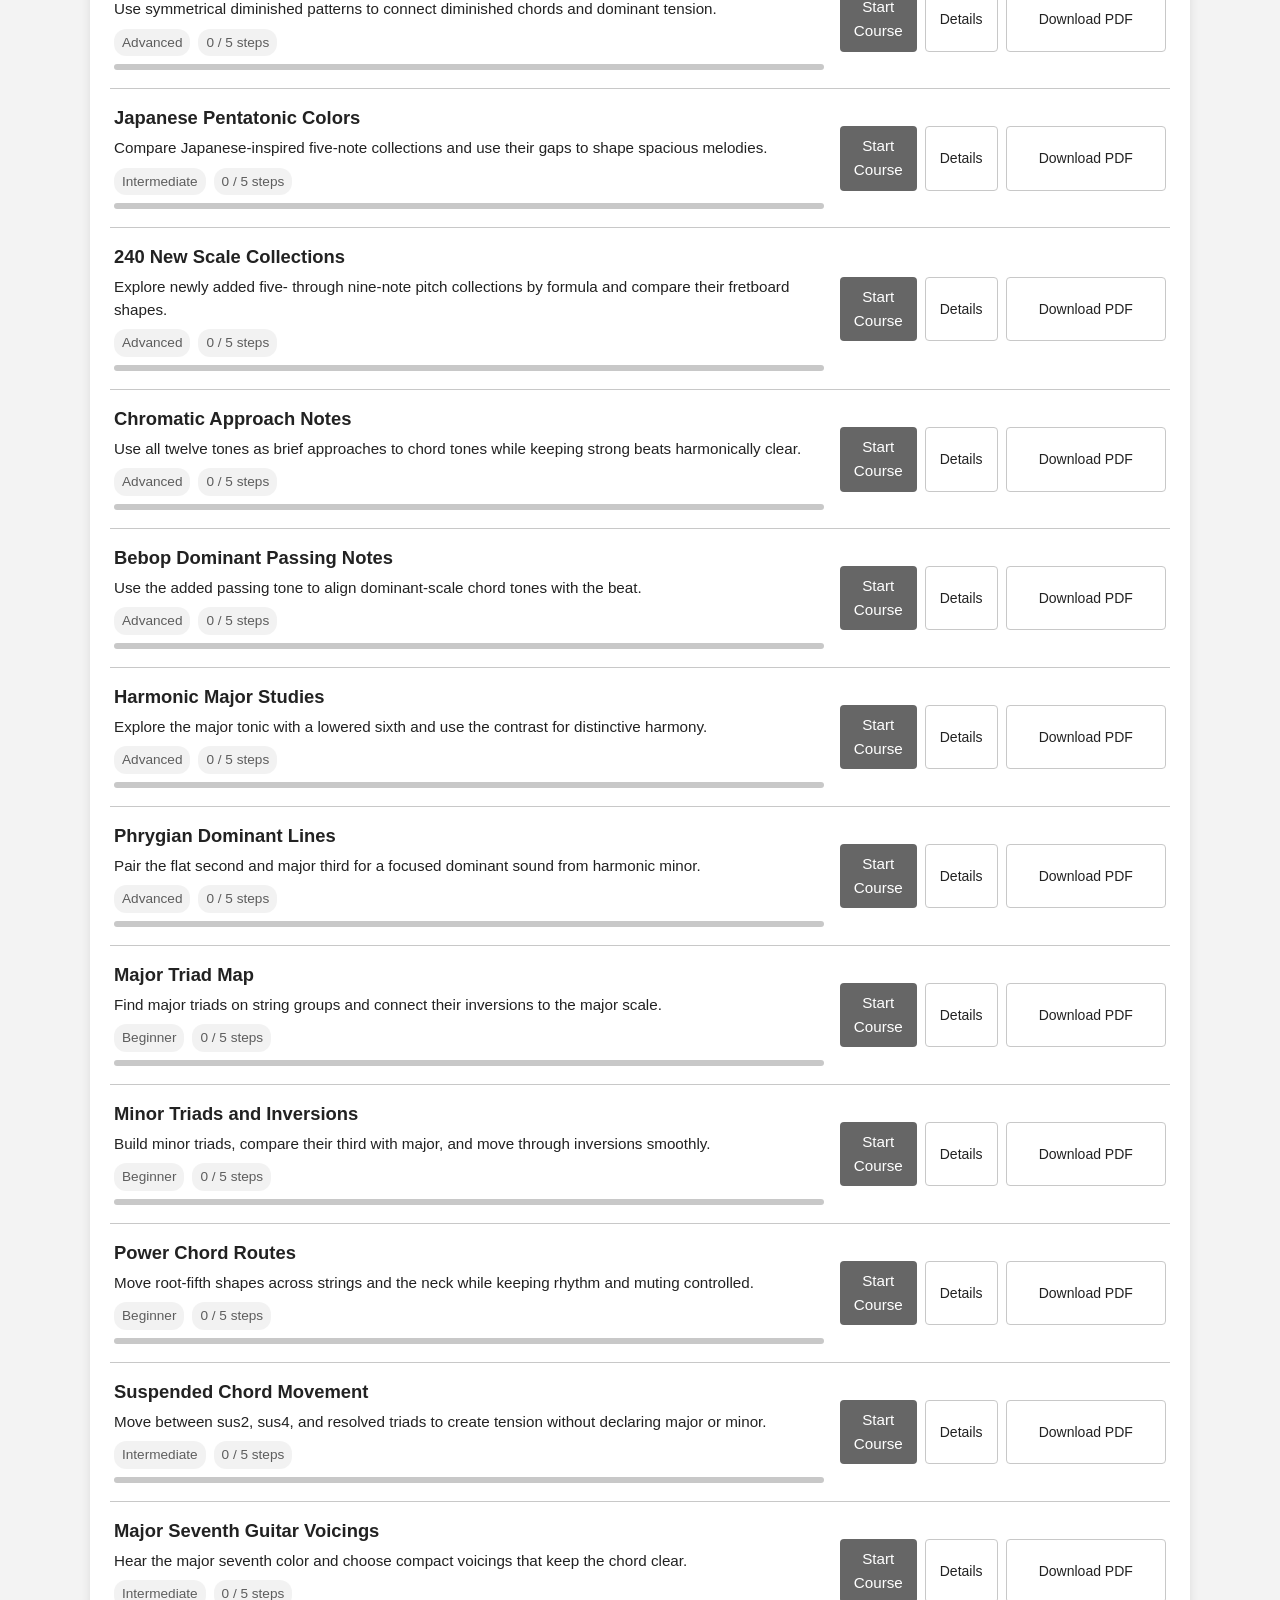
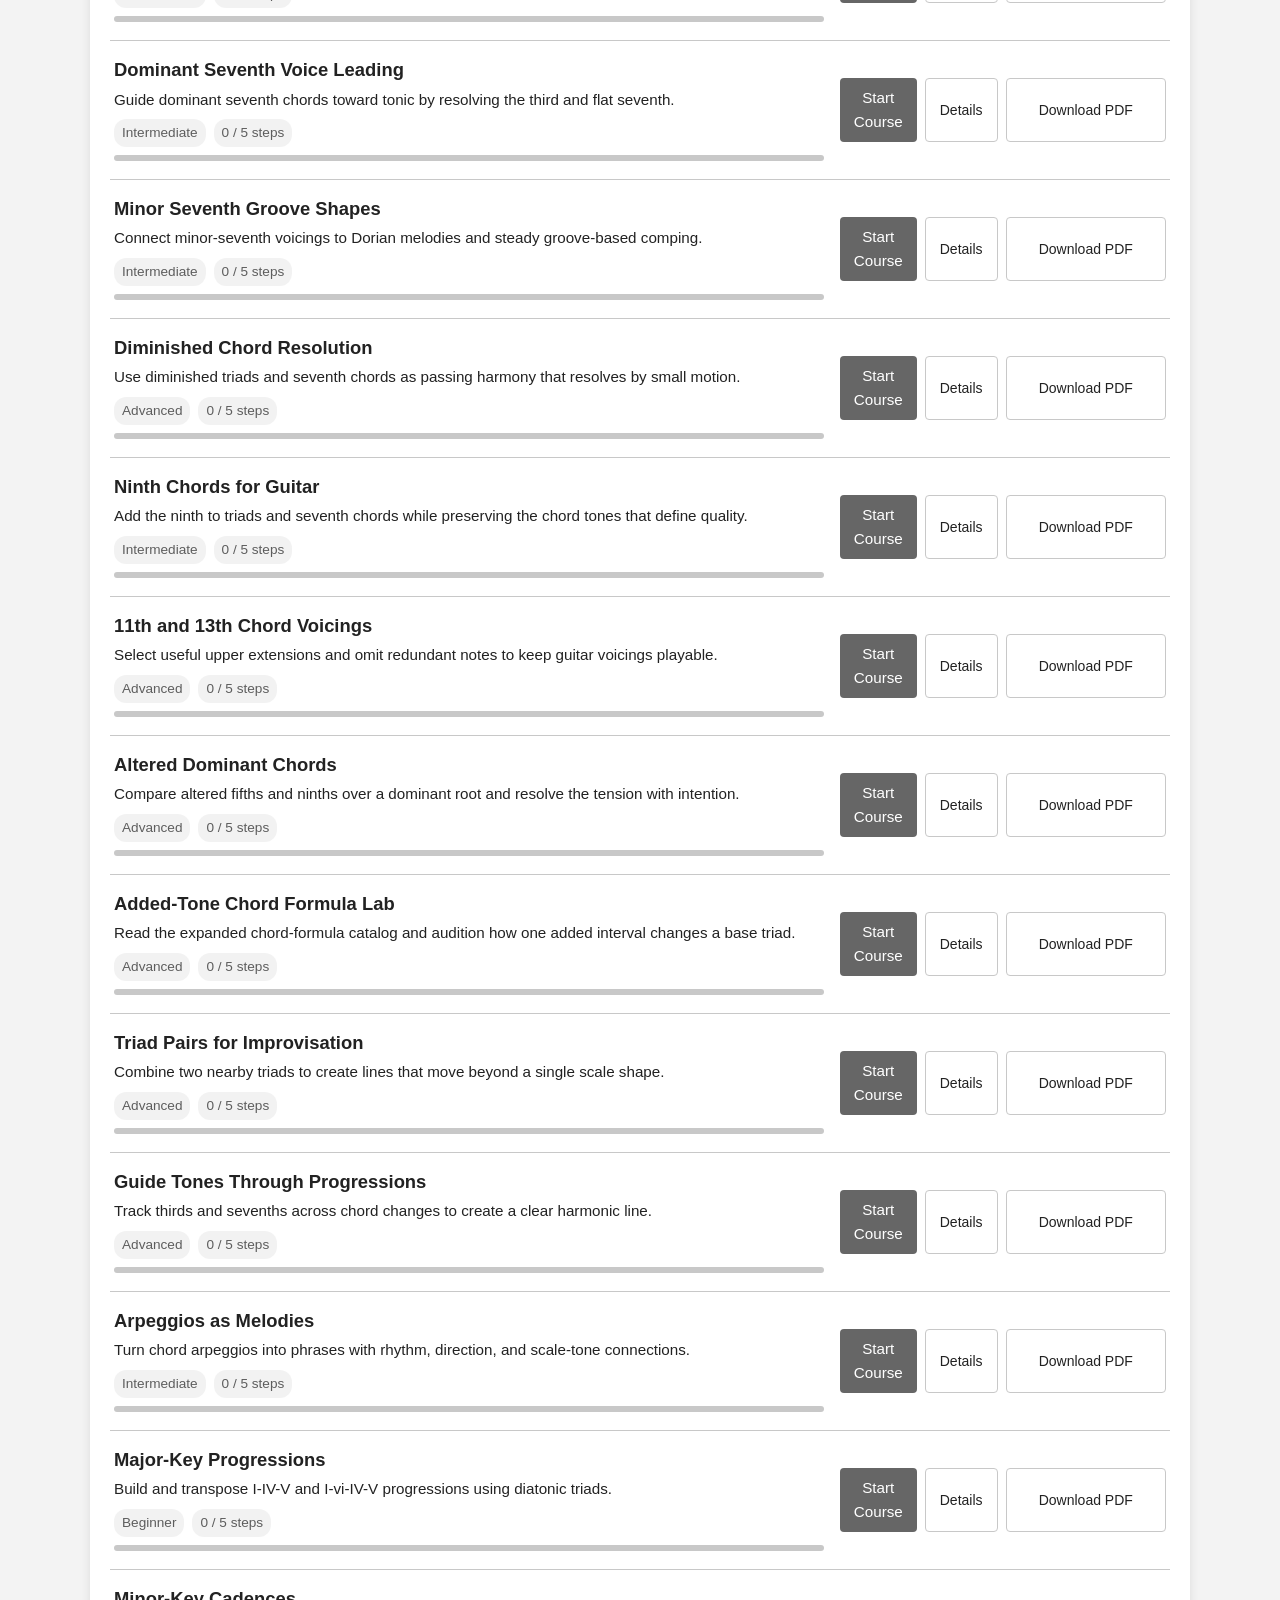
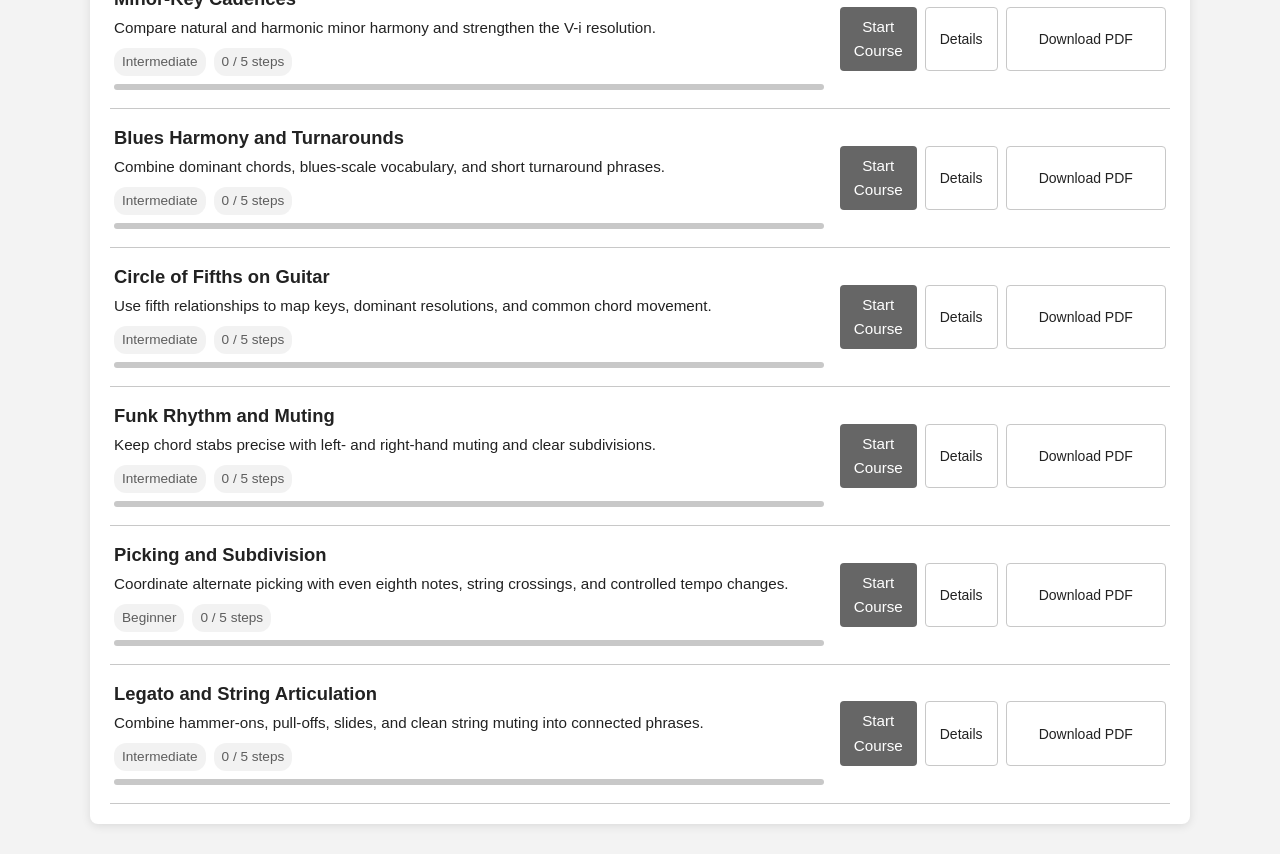
<file: courses.html>
<!DOCTYPE html>
<html lang="en">
<head>
    <meta name="theme-color" content="#2c3e50">
    <link rel="icon" href="icon-192.png">
    <link rel="apple-touch-icon" href="icon-192.png">
    <link rel="manifest" href="manifest.webmanifest">
    <meta charset="UTF-8">
    <meta name="viewport" content="width=device-width, initial-scale=1.0, viewport-fit=cover">
    <title>Scales Thesaurus - Courses</title>
    <link rel="stylesheet" href="layout.css">
    <link rel="stylesheet" href="components.css">
    <link rel="stylesheet" href="styles.css">
    <link rel="stylesheet" href="themes.css">
    <script src="theme-init.js"></script>
    <style>
        /* Styles for the courses page */
        .courses-container {
            padding: 20px;
            max-width: 1100px;
            margin: 20px auto;
            background-color: var(--card-bg);
            border-radius: 8px;
            box-shadow: 0 2px 10px rgba(0, 0, 0, 0.1);
        }

        .courses-container h1 {
            text-align: center;
            color: var(--primary-color);
            margin-bottom: 20px;
            border-bottom: 1px solid var(--border-color);
            padding-bottom: 10px;
        }

        .course-list { display: flex; flex-direction: column; margin-top: 20px; border-top: 1px solid var(--border-color); }
        .course-item { border-bottom: 1px solid var(--border-color); padding: 14px 4px; }
        .course-row { display: flex; align-items: center; gap: 16px; }
        .course-main { flex: 1; min-width: 0; }
        .course-main h3 { margin: 0 0 4px 0; font-size: 1.15em; color: var(--primary-color); }
        .course-main > p { margin: 0 0 8px 0; font-size: 0.95em; color: var(--text-color); line-height: 1.5; }
        .course-meta { display: flex; gap: 8px; align-items: center; font-size: 0.85em; color: var(--secondary-color); margin-bottom: 8px; }
        .course-meta span { background-color: rgba(0, 0, 0, 0.05); padding: 3px 8px; border-radius: 12px; }

        .enroll-button {
            padding: 8px 14px;
            font-size: 0.95em;
            color: var(--button-text);
            background-color: var(--accent-color);
            border: none;
            border-radius: 4px;
            cursor: pointer;
            transition: background-color 0.2s;
            text-align: center;
            display: inline-block;
            text-decoration: none;
        }

        .enroll-button:hover {
            background-color: var(--secondary-color);
            opacity: 0.9;
        }

        .course-bar { height: 6px; background: var(--border-color); border-radius: 3px; overflow: hidden; margin-bottom: 4px; }
        .course-bar i { display: block; height: 100%; background: var(--accent-color); }
        .course-more { margin-top: 12px; }
        .course-steps { margin: 0 0 12px; padding-left: 22px; font-size: 0.9em; line-height: 1.7; }
        .course-steps a { color: var(--text-color); }
        .course-steps small { opacity: 0.6; }
        .course-steps li.done a { text-decoration: line-through; opacity: 0.65; }
        .course-steps li.done::marker { content: '✓  '; color: var(--accent-color); }
        .course-learn { margin: 0 0 10px; padding-left: 20px; font-size: 0.9em; }
        .course-pv { background: none; border: none; color: var(--accent-color); cursor: pointer; font-size: 0.8em; padding: 0; text-decoration: underline; }
        .course-fb { margin-bottom: 12px; }
        .course-actions { display: flex; gap: 8px; flex-shrink: 0; }
        .course-toggle, .course-pdf { padding: 8px 14px; border: 1px solid var(--border-color); background: transparent; color: var(--text-color); border-radius: 4px; cursor: pointer; }
        @media (max-width: 768px) {
            .course-row { flex-direction: column; align-items: stretch; gap: 10px; }
            .course-actions .enroll-button, .course-toggle, .course-pdf { flex: 1; text-align: center; min-height: 46px; }
        }
        .return-button {
            display: inline-block;
            padding: 12px 24px;
            background-color: var(--primary-color);
            color: white;
            text-decoration: none;
            border-radius: 4px;
            font-weight: bold;
            transition: background-color 0.3s;
        }

        .return-button:hover {
            background-color: var(--secondary-color);
        }
    </style>
    <link rel="stylesheet" href="mini-fretboard.css">
    <link rel="stylesheet" href="site.css">
    <link rel="stylesheet" href="courses-page.css">
    <script src="site.js" defer></script>
</head>
<body>
    <header class="top-header">
        <div class="top-header-content">
            <a class="site-brand" href="index.html" aria-label="Scales Thesaurus home">Scales Thesaurus</a>
            <nav class="header-nav" aria-label="Main navigation"></nav>
            <div class="sidebar-toggle-container">
                <a class="courses-app-link" href="fretboard.html">Open Fretboard</a>
            </div>
        </div>
    </header>

    <div class="courses-container">
        <h1>Music Theory & Instrument Courses</h1>
        <div class="course-list" id="course-list"></div>
    </div>

    <script src="music-theory-data.js"></script>
    <script src="scales-data-standard.js"></script>
    <script src="scales-data-numeric.js"></script>
    <script src="scales-data-advanced-1.js"></script>
    <script src="scales-data-advanced-2.js"></script>
    <script src="scales-data-advanced-3.js"></script>
    <script src="scales-data-advanced-4.js"></script>
    <script src="scales-data-advanced-5.js"></script>
    <script src="scales-data-advanced-6.js"></script>
    <script src="scales-data-advanced-7a.js"></script>
    <script src="scales-data-advanced-7b.js"></script>
    <script src="scales-data-advanced-8.js"></script>
    <script src="scales-data-advanced-10.js"></script>
    <script src="scales-data-advanced-11.js"></script>
    <script src="music-theory.js"></script>
    <script src="music-theory-logic.js"></script>
    <script src="music-theory-chords.js"></script>
    <script src="music-theory-descriptions.js"></script>
    <script src="mini-fretboard.js"></script>
    <script src="vendor/jspdf.umd.min.js"></script>
    <script src="study-pdf.js"></script>
    <script src="courses-app.js"></script>
</body>
</html>
</file>
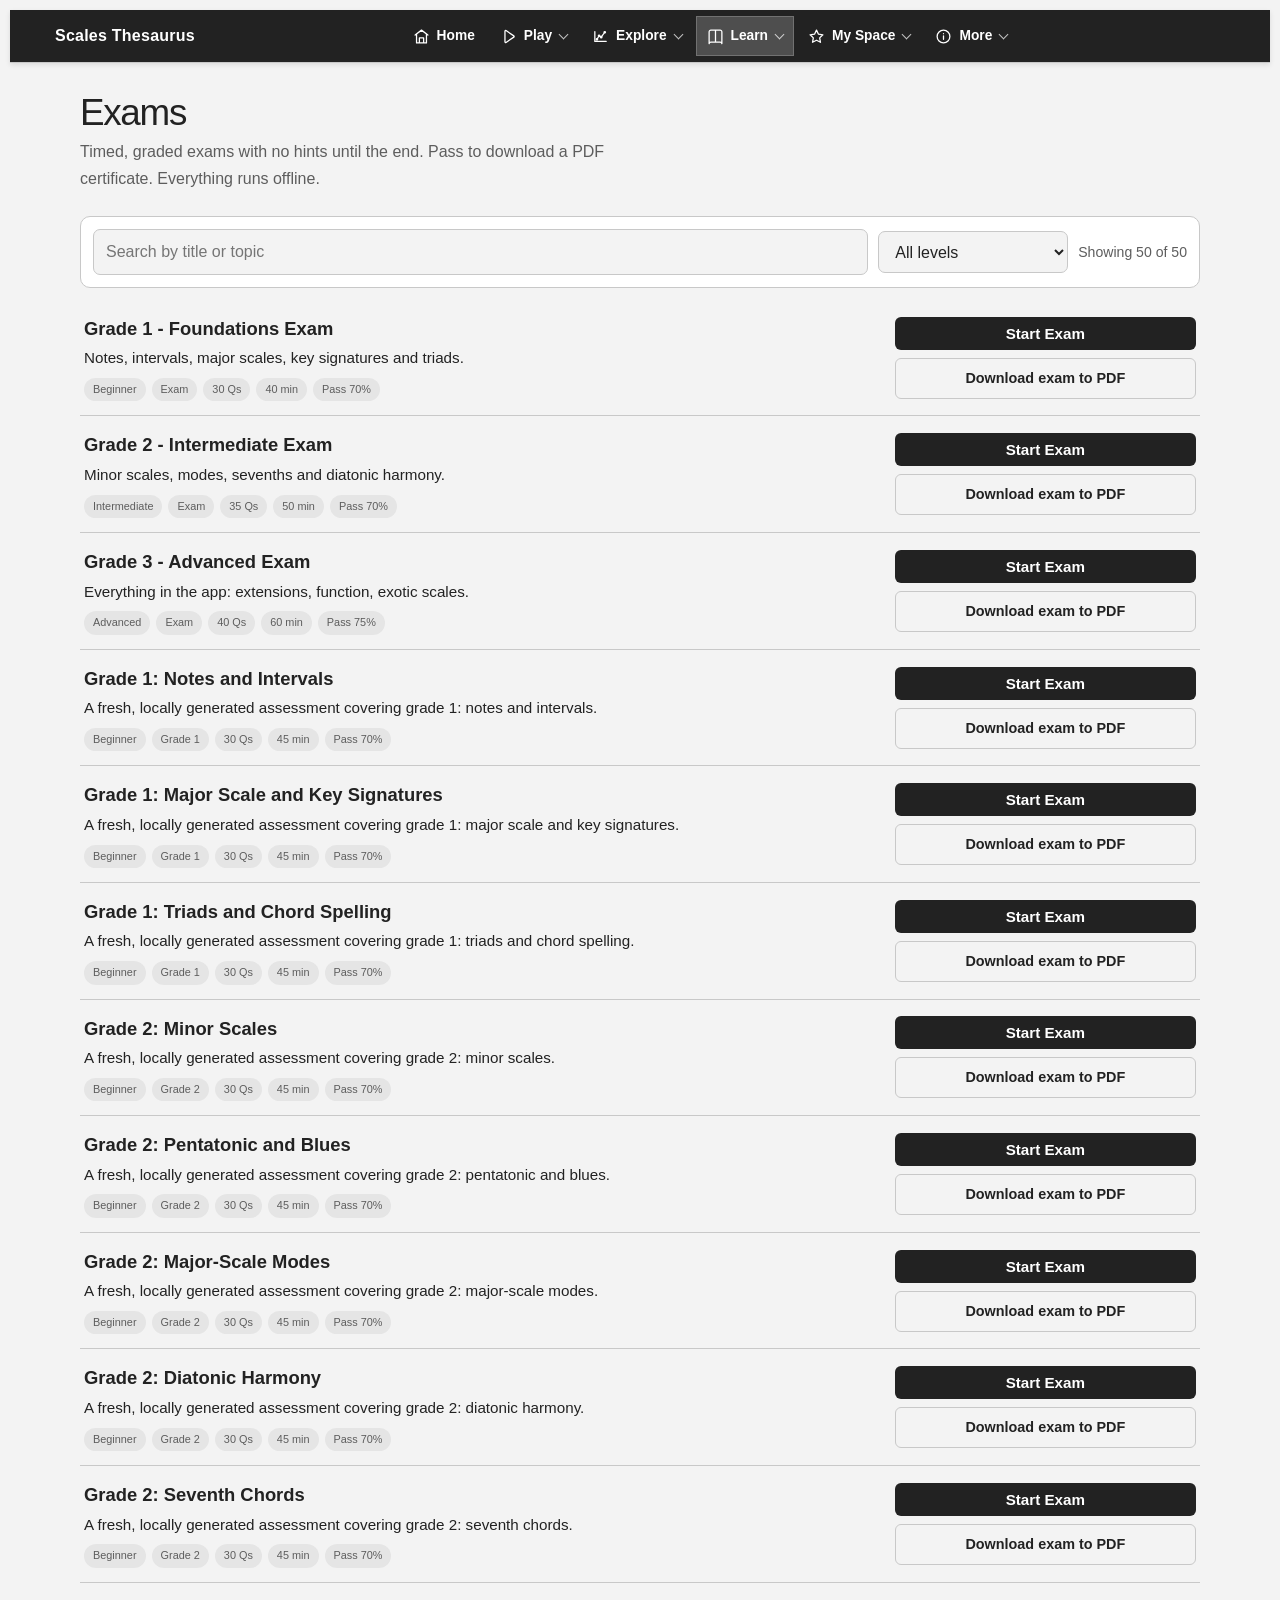
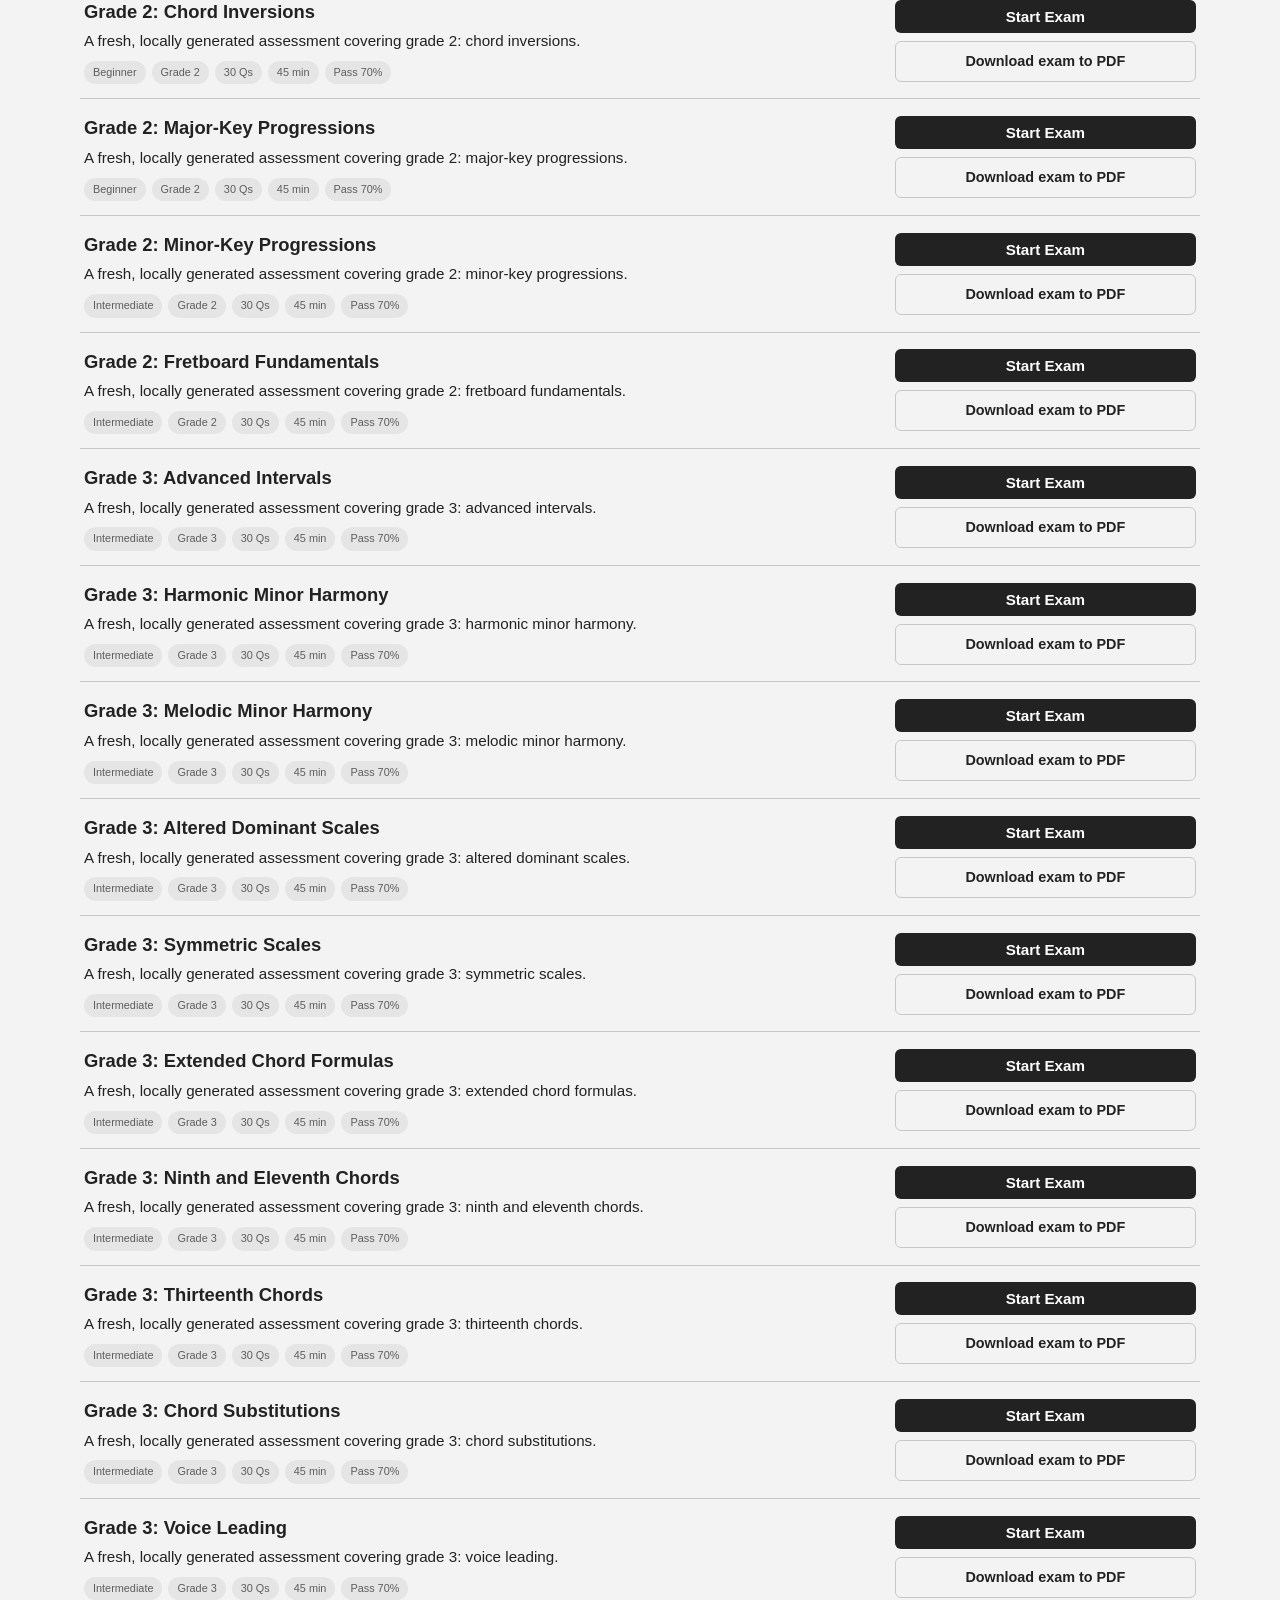
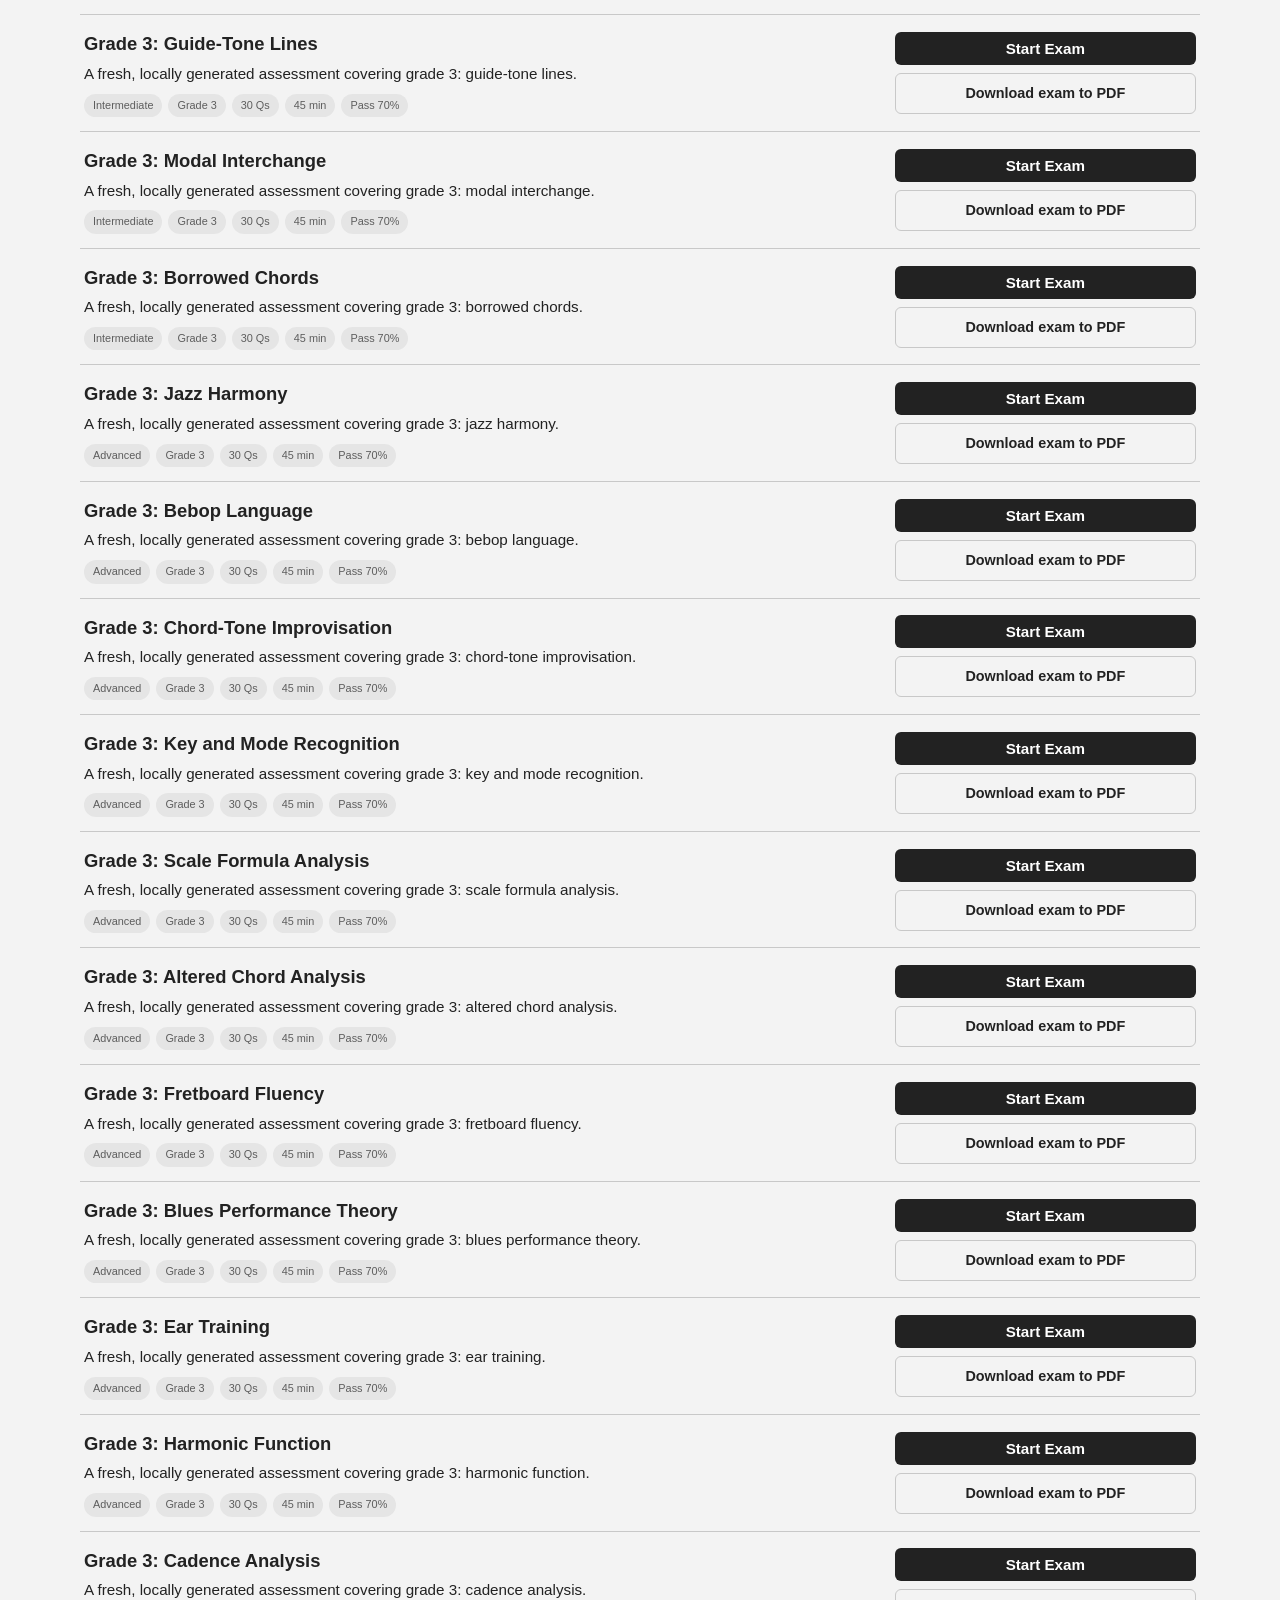
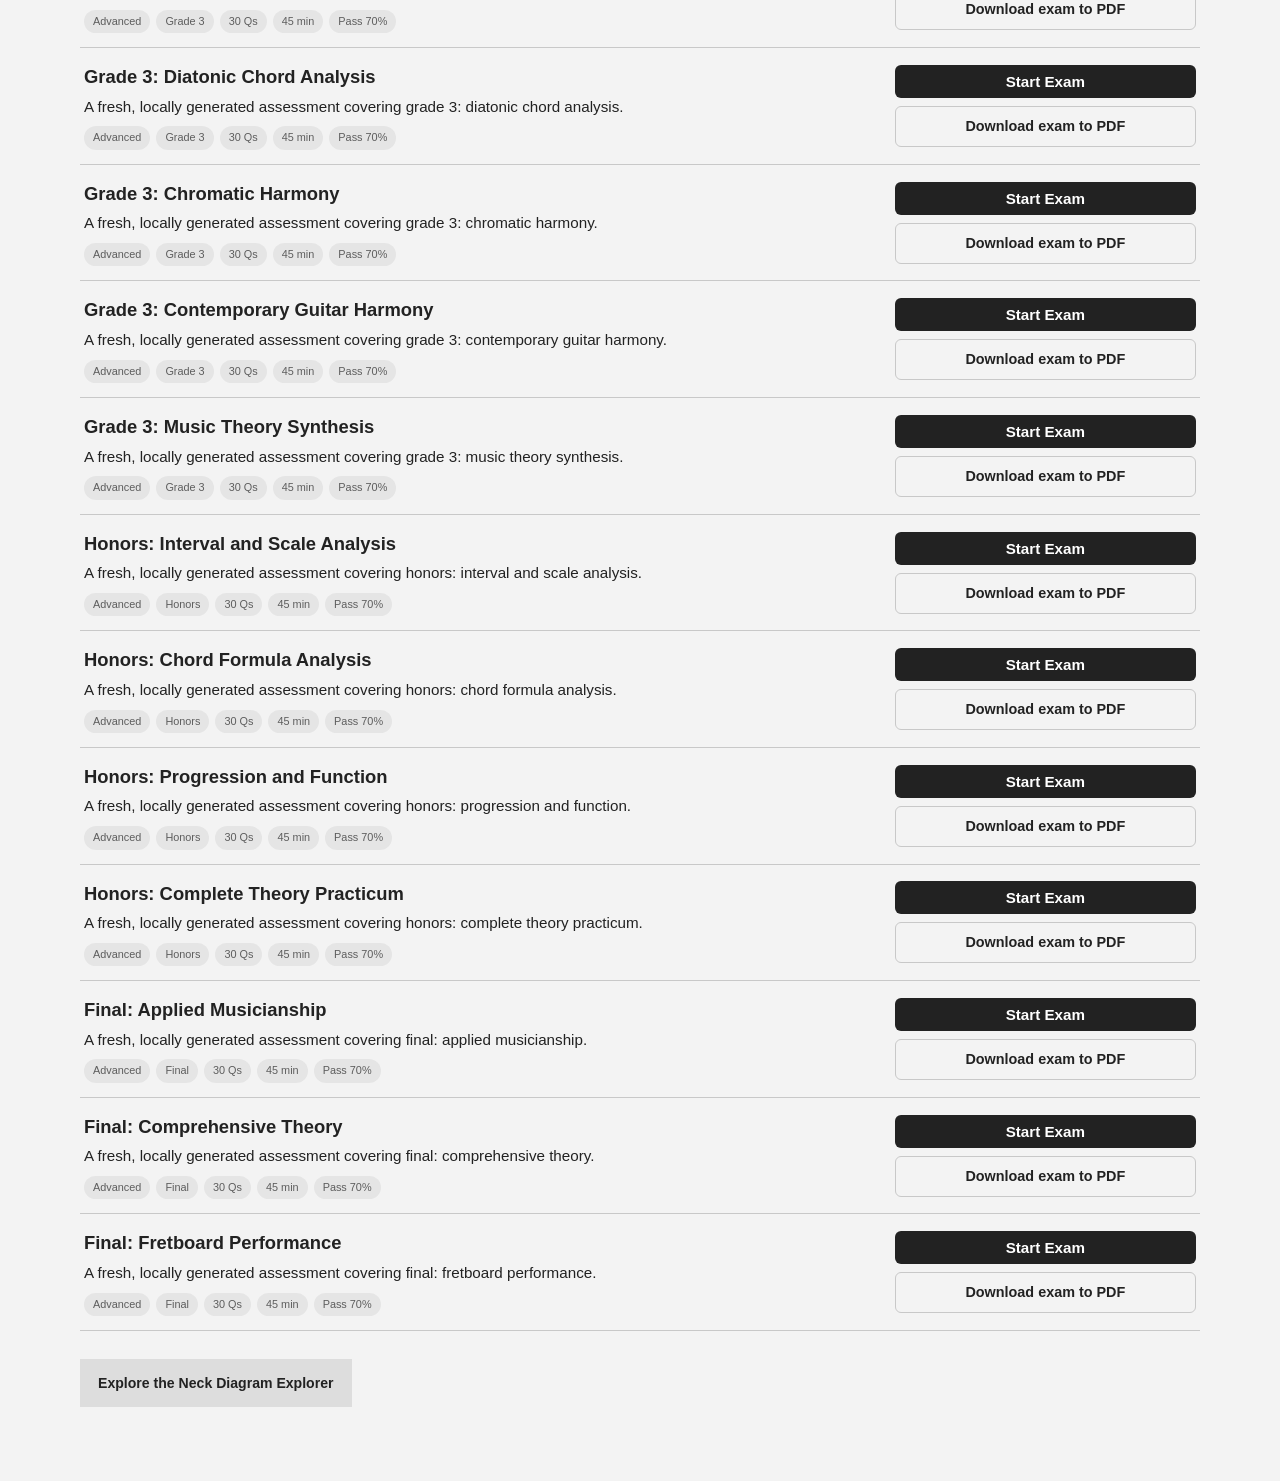
<file: coursesexams.html>
<!DOCTYPE html>
<html lang="en">
<head>
    <meta name="theme-color" content="#2c3e50">
    <link rel="icon" href="icon-192.png">
    <link rel="apple-touch-icon" href="icon-192.png">
    <link rel="manifest" href="manifest.webmanifest">
    <meta charset="UTF-8">
    <meta name="viewport" content="width=device-width, initial-scale=1.0, viewport-fit=cover">
    <title>Scales Thesaurus - Exams</title>
    <link rel="stylesheet" href="layout.css">
    <link rel="stylesheet" href="components.css">
    <link rel="stylesheet" href="styles.css">
    <link rel="stylesheet" href="themes.css">
    <script src="theme-init.js"></script>
    <link rel="stylesheet" href="site.css">
    <link rel="stylesheet" href="home.css">
    <link rel="stylesheet" href="quiz.css">
    <link rel="stylesheet" href="mini-fretboard.css">
    <style>
        /* Exams page: header and container follow home.html; exam rows are a plain list. */
        .exams-page .exams-heading { margin: 0 0 6px; color: var(--primary-color); font-family: "Arial Narrow", Arial, sans-serif; font-size: clamp(1.75rem, 3vw, 2.3rem); font-weight: 500; letter-spacing: -.035em; line-height: 1.1; text-align: left; }
        .exams-page .exams-intro { margin: 0 0 24px; max-width: 560px; color: var(--secondary-color); font-size: 1rem; line-height: 1.65; }
        #exam-list { display: flex; flex-direction: column; }
        #exam-list [hidden] { display: none !important; }
        #exam-list .stq-filterbar { margin-bottom: 12px; }
        #exam-list .exam-item { display: flex; flex-direction: row; align-items: center; gap: 16px; padding: 14px 4px; border: 0; border-bottom: 1px solid var(--border-color); border-radius: 0; background: none; box-shadow: none; overflow: visible; }
        #exam-list .exam-item[hidden] { display: none; }
        #exam-list .exam-details { flex: 1; min-width: 0; }
        #exam-list .exam-details h3 { margin: 0 0 4px; font-size: 1.15em; color: var(--primary-color); }
        #exam-list .exam-details p { margin: 0 0 8px; font-size: .95em; color: var(--text-color); line-height: 1.5; }
        #exam-list .stq-meta { margin-top: 0; font-size: .85em; color: var(--secondary-color); }
        #exam-list .stq-start { flex-shrink: 0; align-self: center; margin: 0; padding: 8px 14px; font-size: .95em; }
        .exams-footer { margin-top: 28px; }
        @media (max-width: 768px) {
            #exam-list .exam-item { flex-wrap: wrap; align-items: flex-start; gap: 10px; }
            #exam-list .exam-details { flex-basis: 100%; }
            #exam-list .stq-start, #exam-list .stq-pdf { min-height: 36px; padding: 7px 12px; font-size: .9em; }
        }
    </style>
    <script src="site.js" defer></script>
</head>
<body>
    <header class="top-header">
        <div class="top-header-content">
            <nav class="header-nav" aria-label="Main navigation"></nav>
        </div>
    </header>

    <main class="home-container exams-page">
        <h1 class="exams-heading">Exams</h1>
        <p class="exams-intro">
            Timed, graded exams with no hints until the end. Pass to download a PDF certificate. Everything runs offline.
        </p>
        <div class="exam-list" id="exam-list"></div>
        <div class="exams-footer">
            <a href="fretboard.html" class="home-primary-link">Explore the Neck Diagram Explorer</a>
        </div>
    </main>
    <script src="music-theory-data.js"></script>
    <script src="scales-data-standard.js"></script>
    <script src="scales-data-numeric.js"></script>
    <script src="scales-data-advanced-1.js"></script>
    <script src="scales-data-advanced-2.js"></script>
    <script src="scales-data-advanced-3.js"></script>
    <script src="scales-data-advanced-4.js"></script>
    <script src="scales-data-advanced-5.js"></script>
    <script src="scales-data-advanced-6.js"></script>
    <script src="scales-data-advanced-7a.js"></script>
    <script src="scales-data-advanced-7b.js"></script>
    <script src="scales-data-advanced-8.js"></script>
    <script src="scales-data-advanced-10.js"></script>
    <script src="scales-data-advanced-11.js"></script>
    <script src="music-theory.js"></script>
    <script src="music-theory-logic.js"></script>
    <script src="music-theory-chords.js"></script>
    <script src="music-theory-descriptions.js"></script>
    <script src="vendor/jspdf.umd.min.js"></script>
    <script src="mini-fretboard.js"></script>
    <script src="study-pdf.js"></script>
    <script src="quiz-engine.js"></script>
    <script>
        document.addEventListener('DOMContentLoaded', () => {
            QuizEngine.mountList(document.getElementById('exam-list'), QuizEngine.EXAMS, 'exam');
        });
    </script>
</body>
</html>
</file>
<file: layout.css>
/* Application layout structure */
* {
    box-sizing: border-box;
    margin: 0;
    padding: 0;
}

body {
    font-family: "Arial Narrow", Arial, sans-serif;
    line-height: 1.6;
    color: var(--text-color);
    background-color: var(--bg-color);
    padding: 10px;
    margin: 0;
    transition: background-color 0.3s ease, color 0.3s ease;
}

.app-container, .sidebar, .bottom-footer, .card-bg {
    transition: background-color 0.3s ease, border-color 0.3s ease, color 0.3s ease;
}

.app-container {
    width: 100%;
    margin: 0 auto;
    background-color: var(--card-bg);
    border-radius: 8px;
    box-shadow: 0 2px 10px rgba(0, 0, 0, 0.1);
    padding: 20px;
    display: flex;
    flex-direction: row;
    max-width: 100%;
    transition: margin-left 0.3s ease;
}

.app-container.full-width .main-content {
    max-width: 100%;
}

.sidebar {
    width: 350px;
    max-height: 100vh;
    overflow-y: auto;
    position: fixed;
    top: 0;
    left: -370px;
    bottom: 0;
    background-color: var(--sidebar-bg);
    border-right: 1px solid var(--border-color);
    padding: 20px;
    z-index: 1010;
    transition: left 0.3s ease;
    box-shadow: 2px 0 10px rgba(0, 0, 0, 0.2);
    color: var(--sidebar-text);
}

.sidebar-visible {
    left: 0;
}

.main-content {
    width: 100%;
    transition: width 0.3s ease;
}

header {
    width: 100%;
    text-align: center;
    margin-bottom: 20px;
    padding-bottom: 10px;
    border-bottom: 1px solid var(--border-color);
    background-color: var(--header-bg);
}

header h1 {
    font-size: 28px;
    color: var(--primary-color);
    margin: 0;
    padding: 10px 0;
}

.top-header {
    background-color: var(--primary-color);
    color: white;
    width: 100%;
    padding: 4px 0;
    margin-bottom: 15px;
    box-shadow: 0 2px 5px rgba(0,0,0,0.1);
}

.top-header-content {
    display: flex;
    justify-content: space-between;
    align-items: center;
    padding: 0 15px;
    width: 100%;
    max-width: 1200px;
    margin: 0 auto;
    position: relative;
    min-height: 44px;
}

.top-header h1.main-title {
    padding: 0;
    margin: 0;
    font-size: 1.2em;
    color: white;
    white-space: nowrap;
}

.header-nav {
    display: flex;
    gap: 8px;
    flex-grow: 1;
    justify-content: center;
    align-items: center;
    margin: 0 10px;
    flex-wrap: wrap;
}

.sidebar-toggle-container {
    margin-left: auto;
    display: flex;
    gap: 8px;
    align-items: center;
    z-index: 1020;
}

.header-key-selector,
.header-display-selector,
.header-pattern-type-selector {
    display: flex;
    align-items: center;
    gap: 8px;
    margin-bottom: 0; 
    flex-shrink: 0;
}

.header-key-selector label,
.header-display-selector label,
.header-pattern-type-selector label {
    margin-bottom: 0;
    color: white;
    font-weight: normal;
    font-size: 0.95em;
}

.header-key-selector select,
.header-display-selector select,
.header-pattern-type-selector select {
    padding: 2px 6px;
    font-size: 0.9em;
    background-color: rgba(255, 255, 255, 0.9);
    color: #333;
    border: 1px solid rgba(0,0,0,0.2);
    border-radius: 4px;
    width: auto; 
}

@media (max-width: 850px) {
    .header-nav {
        gap: 5px;
    }
}

@media (max-width: 768px) {
    .app-container {
        flex-direction: column;
    }
    
    .sidebar {
        width: min(350px, 90vw);
        max-height: 100vh;
        overflow-y: auto;
        position: fixed;
        top: 0;
        left: -100%;
        bottom: 0;
        border-right: 1px solid var(--border-color);
        border-bottom: none;
        margin: 0;
        padding: 20px;
        z-index: 1010;
        transition: left 0.3s ease;
    }

    .sidebar-visible {
        left: 0;
    }
    
    .main-content {
        width: 100%;
    }
    
    .header-nav {
        display: none;
    }
    
    .top-header-content {
        justify-content: space-between;
    }
}

@media (max-width: 480px) {
    .top-header-content {
        padding: 0 10px;
    }
}
</file>
<file: components.css>
/* UI Components CSS */
.controls-container {
    display: grid;
    grid-template-columns: 1fr;
    gap: 20px;
    margin-bottom: 30px;
}

.control-group {
    margin-bottom: 15px;
}

label {
    display: block;
    margin-bottom: 5px;
    font-weight: 600;
}

input, select, button {
    width: 100%;
    padding: 8px 12px;
    border: 1px solid var(--input-border);
    border-radius: 4px;
    font-size: 14px;
    background-color: var(--input-bg);
    color: var(--text-color);
}

.control-group input[type="range"] {
    padding: 0;
}

button {
    background-color: var(--button-bg);
    color: var(--button-text);
    border: none;
    cursor: pointer;
    transition: background-color 0.3s;
}

button:hover {
    background-color: var(--secondary-color);
}

.fretboard-controls {
    display: grid;
    grid-template-columns: repeat(3, 1fr);
    gap: 10px;
}

.slideshow-container, .pattern-generator {
    margin-bottom: 30px;
}

#slideshow-items, #generated-patterns {
    display: grid;
    grid-template-columns: repeat(auto-fill, minmax(200px, 1fr));
    gap: 15px;
    margin: 15px 0;
}

.slideshow-item, .generated-pattern {
    border: 1px solid var(--border-color);
    border-radius: 4px;
    padding: 10px;
    position: relative;
}

.slideshow-item img, .generated-pattern img {
    width: 100%;
    height: auto;
}

.delete-item {
    position: absolute;
    top: 5px;
    right: 5px;
    width: 24px;
    height: 24px;
    background-color: rgba(255, 0, 0, 0.7);
    color: white;
    border-radius: 50%;
    display: flex;
    align-items: center;
    justify-content: center;
    cursor: pointer;
}

.header-link {
    color: white;
    text-decoration: none;
    padding: 4px 8px;
    border-radius: 4px;
    transition: background-color 0.3s;
    white-space: nowrap;
    font-size: 0.95em;
}

.header-link:hover {
    background-color: rgba(255,255,255,0.1);
}

.bottom-footer {
    display: flex;
    flex-wrap: wrap;
    gap: 20px;
    justify-content: center;
    align-items: center;
    padding: 15px;
    margin-top: 20px;
    background-color: var(--sidebar-bg);
    border: 1px solid var(--border-color);
    border-radius: 8px;
}

.bottom-footer .control-group {
    display: flex;
    align-items: center;
    gap: 8px;
    margin-bottom: 0;
}

.bottom-footer .control-group label {
    margin-bottom: 0;
    font-weight: 600;
    white-space: nowrap;
    color: var(--text-color);
}

input#show-fret-numbers:checked + label#show-fret-numbers-icon,
input#capo-enable:checked + label#capo-enable-icon {
    background-color: var(--accent-color) !important;
    color: white !important;
    border-color: var(--accent-color) !important;
}

input#show-fret-numbers:not(:checked) + label#show-fret-numbers-icon,
input#capo-enable:not(:checked) + label#capo-enable-icon {
    background-color: transparent !important;
    color: var(--text-color) !important;
    opacity: 0.5;
}

.bottom-footer .control-group select {
    width: auto;
    min-width: 120px;
    max-width: 180px;
}

.bottom-footer.export-footer {
    background-color: transparent;
    border: none;
    padding-top: 0;
}
.bottom-footer.export-footer button {
    width: 100%;
    padding: 10px;
    font-size: 14px;
    background-color: #555;
}
.bottom-footer.export-footer button:hover {
    background-color: #333;
}

.sidebar-heading {
    margin-top: 6px;
    padding-bottom: 3px;
    border-bottom: 1px solid var(--border-color);
    font-size: 1em;
    display: flex;
    justify-content: space-between;
    align-items: center;
    cursor: pointer;
    user-select: none;
}

.sidebar-heading:hover {
    color: var(--primary-color);
}

.sidebar-heading::after {
    content: "▼";
    font-size: 0.8em;
    transition: transform 0.3s ease;
}

.sidebar-heading.collapsed::after {
    transform: rotate(-90deg);
}

.sidebar-section {
    max-height: 1000px;
    overflow: hidden;
    transition: max-height 0.5s ease;
    padding-top: 2px;
    padding-bottom: 2px;
}

.sidebar-section.collapsed {
    max-height: 0;
    margin-top: 0;
    padding-top: 0;
}

.appearance-bottom-section {
    display: grid;
    grid-template-columns: repeat(auto-fit, minmax(200px, 1fr));
    gap: 20px;
    padding: 20px;
    margin-top: 20px;
    background-color: var(--sidebar-bg);
    border: 1px solid var(--border-color);
    border-radius: 8px;
    align-items: start;
}

.appearance-bottom-section h3 {
    margin-top: 0;
    margin-bottom: 15px;
    border-bottom: 1px solid var(--border-color);
    padding-bottom: 5px;
    font-size: 1.1em;
    color: var(--primary-color);
}

.appearance-bottom-section .control-group {
    margin-bottom: 10px;
}

@media (max-width: 768px) {
    .controls-container {
        grid-template-columns: 1fr;
    }
    
    .fretboard-controls, .slideshow-controls {
        grid-template-columns: 1fr;
    }
    .lesson-container {
        width: 95%;
    }
    .sidebar-toggle-container {
        margin-left: auto;
        margin-right: 10px;
    }
}
</file>
<file: styles.css>
/* removed construction and course page styles -> moved to pages.css */

/* Root theme variables */
:root {
    --bg-color: #f4f4f4;
    --text-color: #333;
    --primary-color: #333;
    --secondary-color: #555;
    --accent-color: #666;
    --sidebar-bg: #fff;
    --sidebar-text: #333;
    --card-bg: #fff;
    --button-bg: #333;
    --button-text: white;
    --border-color: #eee;
    --header-bg: #fff;
    --input-bg: #fff;
    --input-border: #ddd;
    --marker-color: #333333;
    --fretboard-bg: #fcfcfc;
}

/* removed theme definitions to themes.css */

/* removed layout and components css -> moved to layout.css and components.css */

h1, h2 {
    color: var(--primary-color);
}

.main-title {
    font-size: 1.5em;
    color: white;
    text-align: center;
    padding: 2px 0;
    margin: 0;
    font-weight: normal;
}

.fretboard-container {
    margin-bottom: 30px;
}

#fretboard {
    width: 100%;
    overflow-x: auto;
    border: 1px solid var(--border-color);
    border-radius: 4px;
    margin-bottom: 10px;
    padding: 20px;
    background-color: var(--fretboard-bg);
}

.slideshow-options .slideshow-controls {
    display: grid;
    grid-template-columns: 1fr;
    gap: 5px;
    margin-top: 5px;
}

.tuning-input {
    display: flex;
    align-items: center;
    flex-wrap: wrap;
    gap: 5px;
    margin-bottom: 5px;
    background: rgba(0,0,0,0.02);
    padding: 8px;
    border-radius: 6px;
    border: 1px solid var(--border-color);
}

.tuning-input > label:first-child {
    width: 65px;
    font-weight: bold;
}

.tuning-input select {
    flex: 1;
    min-width: 60px;
}

.tuning-input .show-string-notes {
    width: auto;
    margin-left: 10px;
}

.note-marker-group {
    cursor: pointer;
}

.note-marker-group.selected .note-marker {
    stroke: var(--accent-color);
    stroke-width: 2px;
}

/* removed fretboard and note marker styles -> moved to fretboard.css */

/* Custom color picker section */
.color-picker {
    display: flex;
    align-items: center;
    margin-bottom: 2px;
}

.color-picker label {
    width: 100px;
    margin-bottom: 0;
}

.color-picker input {
    width: 50px;
    height: 24px;
    padding: 0;
    margin-right: 10px;
}

/* Animation styles */
@keyframes pulse {
    0% { r: 15; stroke-width: 1; }
    50% { r: 20; stroke-width: 3; }
    100% { r: 15; stroke-width: 1; }
}

.note-marker.playing {
    animation: pulse 0.3s ease-in-out;
    stroke: #ffffff;
    filter: drop-shadow(0 0 4px rgba(255, 255, 255, 0.8));
}

/* Slideshow duration control */
.slideshow-bpm {
    margin-bottom: 5px;
    display: flex;
    align-items: center;
}

.slideshow-bpm label {
    margin-right: 10px;
    margin-bottom: 0;
    width: auto;
}

.slideshow-bpm input {
    width: 60px;
}

/* Music theory info panel styles */
.theory-info-panel {
    margin-top: 20px;
    padding: 15px;
    background-color: rgba(0, 0, 0, 0.05);
    border-radius: 8px;
    border-left: 4px solid var(--primary-color);
}

.scale-description {
    margin-top: 15px;
    padding: 10px;
    background-color: rgba(0, 0, 0, 0.03);
    border-radius: 5px;
    line-height: 1.5;
}

.scale-description h3 {
    margin-top: 0;
    margin-bottom: 10px;
    color: var(--primary-color);
}

.scale-description p {
    margin-bottom: 8px;
}

.theory-info-title {
    font-weight: bold;
    margin-bottom: 10px;
    display: flex;
    justify-content: space-between;
    align-items: center;
}

.theory-info-content {
    display: grid;
    grid-template-columns: repeat(auto-fit, minmax(200px, 1fr));
    gap: 15px;
}

.theory-info-item {
    margin-bottom: 5px;
}

.theory-info-label {
    font-weight: 600;
    color: var(--text-color);
}

.tempo-control {
    display: flex;
    align-items: center;
    gap: 10px;
    margin-bottom: 15px;
}

.tempo-control label {
    margin-bottom: 0;
    width: auto;
}

.tempo-control input {
    width: 100px;
}

.tempo-control span {
    width: 40px;
    text-align: center;
}

.button-container {
    display: grid;
    grid-template-columns: repeat(auto-fit, minmax(200px, 1fr));
    gap: 10px;
    margin-top: 15px;
}

.piano-key {
    cursor: pointer;
    user-select: none;
    box-sizing: border-box;
    transition: background-color 0.1s ease;
}

.piano-key-white:active, .piano-key-white.piano-key-active {
    background-color: var(--accent-color) !important;
}

.piano-key-black:active, .piano-key-black.piano-key-active {
    background-color: var(--accent-color) !important;
}

.piano-container {
    background-color: #222;
    padding: 20px;
    border-radius: 8px;
    box-shadow: 0 4px 10px rgba(0, 0, 0, 0.3);
}

/* Scale editor styles */
.editor-overlay {
    position: fixed;
    top: 0;
    left: 0;
    width: 100%;
    height: 100%;
    background-color: rgba(0, 0, 0, 0.7);
    display: flex;
    align-items: center;
    justify-content: center;
    z-index: 1000;
}

.scale-editor {
    width: 80%;
    max-width: 800px;
    background-color: var(--card-bg);
    border-radius: 8px;
    box-shadow: 0 4px 15px rgba(0, 0, 0, 0.3);
    padding: 20px;
    position: relative;
    max-height: 90vh;
    overflow-y: auto;
}

.scale-editor h2 {
    margin-top: 0;
    margin-bottom: 20px;
}

.editor-tabs {
    display: flex;
    border-bottom: 1px solid var(--border-color);
    margin-bottom: 20px;
}

.tab-button {
    padding: 8px 15px;
    background: none;
    border: none;
    border-bottom: 3px solid transparent;
    cursor: pointer;
    font-size: 14px;
    font-weight: 600;
    color: var(--text-color);
}

.tab-button.active {
    color: var(--primary-color);
    border-bottom-color: var(--primary-color);
}

.tab-content {
    display: none;
}

.tab-content.active {
    display: block;
}

#close-editor {
    position: absolute;
    top: 15px;
    right: 15px;
    background: none;
    border: none;
    font-size: 18px;
    cursor: pointer;
    color: var(--text-color);
}

.custom-property {
    display: flex;
    margin-bottom: 10px;
    gap: 10px;
}

.custom-property input {
    flex: 1;
}

.remove-property {
    width: 30px;
    background-color: var(--accent-color);
    color: white;
    border: none;
    border-radius: 4px;
    cursor: pointer;
}

#add-property {
    margin-right: 10px;
}

textarea {
    width: 100%;
    padding: 8px 12px;
    border: 1px solid var(--input-border);
    border-radius: 4px;
    resize: vertical;
}

.scale-editor .control-group {
    margin-bottom: 15px;
}

.scale-editor button {
    background-color: var(--button-bg);
    color: var(--button-text);
    border: none;
    border-radius: 4px;
    padding: 10px 15px;
    cursor: pointer;
    margin-top: 10px;
}

.scale-editor button:hover {
    background-color: var(--secondary-color);
}

/* Lesson page styles */
.lesson-overlay {
    position: fixed;
    top: 0;
    left: 0;
    width: 100%;
    height: 100%;
    background-color: rgba(0, 0, 0, 0.7);
    display: flex;
    align-items: center;
    justify-content: center;
    z-index: 2000;
}

.lesson-container {
    width: 90%;
    max-width: 900px;
    max-height: 90vh;
    background-color: var(--card-bg);
    border-radius: 8px;
    box-shadow: 0 4px 20px rgba(0, 0, 0, 0.3);
    overflow-y: auto;
    position: relative;
}

.lesson-header {
    display: flex;
    justify-content: space-between;
    align-items: center;
    padding: 15px 20px;
    border-bottom: 1px solid var(--border-color);
}

.lesson-header h2 {
    margin: 0;
    color: var(--primary-color);
}

.close-lesson {
    background: none;
    border: none;
    font-size: 24px;
    cursor: pointer;
    color: var(--text-color);
    width: auto;
    padding: 0 10px;
}

.lesson-content {
    padding: 20px;
}

.lesson-section {
    margin-bottom: 25px;
}

.lesson-section h3 {
    margin-top: 0;
    color: var(--primary-color);
    border-bottom: 1px solid var(--border-color);
    padding-bottom: 8px;
}

.theory-details {
    background-color: rgba(0, 0, 0, 0.05);
    padding: 15px;
    border-radius: 5px;
    margin-top: 10px;
}

.theory-details ul, .lesson-section ul, .lesson-section ol {
    padding-left: 25px;
}

.theory-details li, .lesson-section li {
    margin-bottom: 8px;
}

/* Generated pattern item styling update */
.generated-pattern {
    display: grid;
    grid-template-columns: 1fr;
    gap: 8px;
}

.generated-pattern button {
    margin-top: 0;
}

.export-all-generated, .export-all-with-info {
    width: auto !important;
    max-width: 100% !important;
    margin: 10px 0 !important;
    padding: 10px;
    display: block !important;
}

/* removed effects and animation styles -> moved to effects.css */

.pattern-generator-controls {
    display: grid;
    grid-template-columns: 1fr;
    gap: 5px;
    margin-bottom: 10px;
}

.melodic-patterns {
    margin-bottom: 20px;
    padding: 0;
    background-color: transparent;
    border-radius: 0;
}

.melodic-controls {
    display: flex;
    gap: 5px;
    margin-top: 8px;
}

#custom-pattern {
    font-family: "Arial Narrow", Arial, sans-serif;
}

/* removed sidebar and dropdown styles -> moved to sidebar.css */

/* removed bottom footer and responsive layout styles -> moved to layout.css and components.css */

@media (max-width: 768px) {
    .ebook-container {
        flex-direction: column;
    }
    
    .ebook-toc {
        width: 100%;
        height: auto;
        max-height: 150px;
        border-right: none;
        border-bottom: 1px solid var(--border-color);
    }
}

/* Condensed sidebar styles */
.sidebar .control-group {
    margin-bottom: 6px;
}

.sidebar label {
    margin-bottom: 1px;
    font-size: 0.9em;
}

.sidebar input, 
.sidebar select, 
.sidebar button {
    padding: 4px 6px;
    font-size: 0.9em;
}

.sidebar h3 {
    font-size: 0.95em;
    margin: 3px 0;
}

.sidebar-heading {
    margin-top: 6px;
    padding-bottom: 3px;
    font-size: 1em;
}

.sidebar-section {
    padding-top: 2px;
    padding-bottom: 2px;
}

.tuning-input {
    margin-bottom: 2px;
}

.color-picker {
    margin-bottom: 2px;
}

.sidebar .slideshow-options button,
.sidebar .pattern-generator-controls button,
.sidebar .melodic-controls button {
    padding: 4px 6px;
    margin-bottom: 3px;
}

.slideshow-bpm {
    margin-bottom: 5px;
}

.slideshow-loop {
    margin-bottom: 5px !important;
}

.slideshow-controls {
    gap: 3px;
}

.melodic-controls {
    gap: 3px;
    margin-top: 5px;
}

#custom-colors .color-picker label {
    width: 80px;
}

.chromatic-tuner-controls {
    margin: 8px 0;
    padding: 6px;
}

.chromatic-tuner-buttons {
    gap: 3px;
}

.chromatic-tuner-button {
    padding: 3px;
    font-size: 0.85em;
}

/* removed top header styles -> moved to layout.css */

.logo {
    font-weight: bold;
    font-size: 24px;
    background: rgba(255,255,255,0.2);
    width: 40px;
    height: 40px;
    display: flex;
    align-items: center;
    justify-content: center;
    border-radius: 50%;
    flex-shrink: 0;
    display: none; /* Hide the logo */
}

/* removed header nav and responsive layout styles -> moved to layout.css */

.scale-item {
    border: 1px solid var(--border-color);
    border-radius: 4px;
    padding: 15px;
    background-color: var(--bg-color);
    display: flex;
    flex-direction: column;
    position: relative;
}

.scale-item.hidden {
    opacity: 0;
    pointer-events: none;
    height: 0;
    padding: 0;
    margin: 0;
    border: none;
    overflow: hidden;
    transition: opacity 0.3s ease-in-out, height 0.3s ease-in-out, padding 0.3s ease-in-out, margin 0.3s ease-in-out, border 0.3s ease-in-out;
}

.scale-details {
    flex-grow: 1;
}

.scale-details h3 {
    margin: 0 0 10px 0;
    font-size: 1.2em;
    color: var(--text-color);
    border-bottom: 1px dashed var(--border-color);
    padding-bottom: 5px;
    padding-right: 30px; 
}

.scale-details p {
    margin: 0 0 5px 0;
    font-size: 0.95em;
    color: var(--text-color);
    line-height: 1.4;
}

.scale-details strong {
    color: var(--primary-color);
}

.scale-notes {
    font-family: "Arial Narrow", Arial, sans-serif;
    background-color: rgba(0, 0, 0, 0.05);
    padding: 3px 6px;
    border-radius: 3px;
    display: inline-block;
    word-break: break-all;
}

.scale-filters {
    margin-bottom: 20px;
    padding: 15px;
    background-color: rgba(0, 0, 0, 0.03);
    border: 1px solid var(--border-color);
    border-radius: 4px;
    display: grid;
    grid-template-columns: 1fr;
    gap: 15px;
}

.favorite-filter {
    display: flex;
    align-items: center;
    gap: 10px;
    margin-top: 10px;
}

.favorite-filter label {
    margin-bottom: 0;
    font-weight: 600;
}

.favorite-filter input[type="checkbox"] {
    width: auto;
    margin-top: 2px;
    cursor: pointer;
}

.hear-scale-button, .view-diagram-button, .learn-button {
    padding: 5px 10px;
    font-size: 0.9em;
    color: var(--button-text);
    width: auto;
    border: none;
    border-radius: 4px;
    cursor: pointer;
    transition: opacity 0.2s;
    text-align: center;
    flex-grow: 1;
}

.hear-scale-button {
    background-color: var(--accent-color);
}

.view-diagram-button {
    background-color: var(--secondary-color);
}

.learn-button {
    background-color: var(--primary-color);
}

.hear-scale-button:hover, .view-diagram-button:hover, .learn-button:hover {
    opacity: 0.8;
}

.button-pair-container {
    display: flex;
    gap: 10px;
    margin-top: 10px;
}

.favorite-button {
    position: absolute;
    top: 10px;
    right: 10px;
    background: none;
    border: none;
    font-size: 1.5em;
    cursor: pointer;
    color: var(--border-color);
    padding: 0;
    line-height: 1;
    transition: color 0.2s ease;
}

.favorite-button.favorited {
    color: var(--accent-color);
}

.favorite-button:hover {
    color: var(--secondary-color);
}

.scale-item audio {
    width: 100%;
    margin-top: 15px; 
    height: 40px; 
}

/* Add styles for audio player in chord items */
.chord-item audio {
    width: 100%;
    margin-top: 15px; 
    height: 40px; 
}

/* Force specific export and export-related buttons to black with white text for consistent appearance */
#save-scales-zip,
#save-chords-zip,
#save-intervals-zip,
#save-gamuts-zip,
#save-gamuts-sidebar-zip,
#save-all-combined-zip,
#save-all-combined-word,
#save-all-combined-word-v2,
#save-all-combined-word-v3,
#save-all-custom-word,
#save-all-patterns-circle-word-v2,
#export-current-diagram-bottom,
#export-current-diagram,
#export-diagrams-only,
.export-all-generated,
.export-all-with-info,
.export-button,
.export-all-generated,
.export-all-with-info {
    background-color: #000 !important;
    color: #fff !important;
    border-color: #000 !important;
    box-shadow: none !important;
}

/* Ensure hover keeps contrast */
#save-scales-zip:hover,
#save-chords-zip:hover,
#save-intervals-zip:hover,
#save-gamuts-zip:hover,
#save-gamuts-sidebar-zip:hover,
#save-all-combined-zip:hover,
#save-all-combined-word:hover,
#save-all-combined-word-v2:hover,
#save-all-combined-word-v3:hover,
#save-all-custom-word:hover,
#save-all-patterns-circle-word-v2:hover,
#export-current-diagram-bottom:hover,
#export-current-diagram:hover,
#export-diagrams-only:hover,
.export-all-generated:hover,
.export-all-with-info:hover,
.export-button:hover {
    background-color: #000 !important;
    color: #fff !important;
    filter: brightness(0.95);
}
</file>
<file: themes.css>
/* Theme definitions extracted from styles.css */
.theme-dark-mode {
    --bg-color: #121212;
    --text-color: #e0e0e0;
    --primary-color: #bb86fc;
    --secondary-color: #3700b3;
    --accent-color: #03dac6;
    --sidebar-bg: #1e1e1e;
    --sidebar-text: #e0e0e0;
    --card-bg: #2d2d2d;
    --button-bg: #bb86fc;
    --button-text: #121212;
    --border-color: #333;
    --header-bg: #1e1e1e;
    --input-bg: #2d2d2d;
    --input-border: #444;
    --marker-color: #bb86fc;
    --fretboard-bg: #2d2d2d;
}

.theme-light-mode {
    --bg-color: #ffffff;
    --text-color: #333333;
    --primary-color: #4285f4;
    --secondary-color: #34a853;
    --accent-color: #ea4335;
    --sidebar-bg: #f8f9fa;
    --sidebar-text: #333333;
    --card-bg: #ffffff;
    --button-bg: #4285f4;
    --button-text: white;
    --border-color: #dadce0;
    --header-bg: #f8f9fa;
    --input-bg: #ffffff;
    --input-border: #dadce0;
    --marker-color: #333333;
    --fretboard-bg: #ffffff;
}

.theme-night-owl {
    --bg-color: #011627;
    --text-color: #d6deeb;
    --primary-color: #82aaff;
    --secondary-color: #c792ea;
    --accent-color: #7fdbca;
    --sidebar-bg: #01111d;
    --sidebar-text: #d6deeb;
    --card-bg: #0e2a3f;
    --button-bg: #82aaff;
    --button-text: #011627;
    --border-color: #1d3b53;
    --header-bg: #01111d;
    --input-bg: #0e2a3f;
    --input-border: #1d3b53;
    --marker-color: #7fdbca;
    --fretboard-bg: #0e2a3f;
}

.theme-sepia {
    --bg-color: #f4f0e4;
    --text-color: #5b4636;
    --primary-color: #a67c52;
    --secondary-color: #7d5d3b;
    --accent-color: #c17e61;
    --sidebar-bg: #eae0cc;
    --sidebar-text: #5b4636;
    --card-bg: #faf6e9;
    --button-bg: #a67c52;
    --button-text: #fff;
    --border-color: #d3c6a6;
    --header-bg: #eae0cc;
    --input-bg: #faf6e9;
    --input-border: #d3c6a6;
    --marker-color: #8b5a2b;
    --fretboard-bg: #faf6e9;
}

.theme-forest {
    --bg-color: #2c3e50;
    --text-color: #ecf0f1;
    --primary-color: #27ae60;
    --secondary-color: #16a085;
    --accent-color: #f1c40f;
    --sidebar-bg: #1e2b38;
    --sidebar-text: #ecf0f1;
    --card-bg: #34495e;
    --button-bg: #27ae60;
    --button-text: #ecf0f1;
    --border-color: #1e2b38;
    --header-bg: #1e2b38;
    --input-bg: #34495e;
    --input-border: #1e2b38;
    --marker-color: #f1c40f;
    --fretboard-bg: #34495e;
}

.theme-ocean {
    --bg-color: #e0f7fa;
    --text-color: #006064;
    --primary-color: #00acc1;
    --secondary-color: #0097a7;
    --accent-color: #ffc107;
    --sidebar-bg: #b2ebf2;
    --sidebar-text: #006064;
    --card-bg: #e0f7fa;
    --button-bg: #00acc1;
    --button-text: white;
    --border-color: #80deea;
    --header-bg: #b2ebf2;
    --input-bg: #e0f7fa;
    --input-border: #80deea;
    --marker-color: #006064;
    --fretboard-bg: #e0f7fa;
}

.theme-sunset {
    --bg-color: #ff7e5f;
    --text-color: #fff;
    --primary-color: #feb47b;
    --secondary-color: #ff6b6b;
    --accent-color: #ffd166;
    --sidebar-bg: #dd6850;
    --sidebar-text: #fff;
    --card-bg: #ff8c70;
    --button-bg: #feb47b;
    --button-text: #7d3e35;
    --border-color: #dd6850;
    --header-bg: #dd6850;
    --input-bg: #ff8c70;
    --input-border: #dd6850;
    --marker-color: #ffd166;
    --fretboard-bg: #ff8c70;
}

.theme-monochrome {
    --bg-color: #f5f5f5;
    --text-color: #333;
    --primary-color: #666;
    --secondary-color: #888;
    --accent-color: #aaa;
    --sidebar-bg: #e0e0e0;
    --sidebar-text: #333;
    --card-bg: #f5f5f5;
    --button-bg: #666;
    --button-text: white;
    --border-color: #ddd;
    --header-bg: #e0e0e0;
    --input-bg: #f5f5f5;
    --input-border: #ddd;
    --marker-color: #333;
    --fretboard-bg: #f5f5f5;
}

.theme-high-contrast {
    --bg-color: #000;
    --text-color: #fff;
    --primary-color: #ff0;
    --secondary-color: #0ff;
    --accent-color: #f0f;
    --sidebar-bg: #000;
    --sidebar-text: #fff;
    --card-bg: #222;
    --button-bg: #ff0;
    --button-text: #000;
    --border-color: #fff;
    --header-bg: #000;
    --input-bg: #222;
    --input-border: #fff;
    --marker-color: #ff0;
    --fretboard-bg: #222;
}

.theme-pastel {
    --bg-color: #F8F9FA;
    --text-color: #5D5C61;
    --primary-color: #B0C4DE;
    --secondary-color: #D8BFD8;
    --accent-color: #FFB6C1;
    --sidebar-bg: #E9ECEF;
    --sidebar-text: #5D5C61;
    --card-bg: #F8F9FA;
    --button-bg: #B0C4DE;
    --button-text: #5D5C61;
    --border-color: #DEE2E6;
    --header-bg: #E9ECEF;
    --input-bg: #F8F9FA;
    --input-border: #DEE2E6;
    --marker-color: #5D5C61;
    --fretboard-bg: #F8F9FA;
}

.theme-neon {
    --bg-color: #151515;
    --text-color: #fff;
    --primary-color: #0ff;
    --secondary-color: #f0f;
    --accent-color: #0f0;
    --sidebar-bg: #0d0d0d;
    --sidebar-text: #fff;
    --card-bg: #1a1a1a;
    --button-bg: #0ff;
    --button-text: #000;
    --border-color: #333;
    --header-bg: #0d0d0d;
    --input-bg: #1a1a1a;
    --input-border: #333;
    --marker-color: #0ff;
    --fretboard-bg: #1a1a1a;
}

.theme-cyberpunk {
    --bg-color: #0a0a16;
    --text-color: #fdfdfd;
    --primary-color: #f706cf;
    --secondary-color: #04d9ff;
    --accent-color: #fe5e41;
    --sidebar-bg: #020210;
    --sidebar-text: #fdfdfd;
    --card-bg: #12121e;
    --button-bg: #f706cf;
    --button-text: #fdfdfd;
    --border-color: #04d9ff;
    --header-bg: #020210;
    --input-bg: #12121e;
    --input-border: #04d9ff;
    --marker-color: #04d9ff;
    --fretboard-bg: #12121e;
}

.theme-retro {
    --bg-color: #fdf6e3;
    --text-color: #657b83;
    --primary-color: #d33682;
    --secondary-color: #6c71c4;
    --accent-color: #cb4b16;
    --sidebar-bg: #eee8d5;
    --sidebar-text: #657b83;
    --card-bg: #fdf6e3;
    --button-bg: #d33682;
    --button-text: #fdf6e3;
    --border-color: #93a1a1;
    --header-bg: #eee8d5;
    --input-bg: #fdf6e3;
    --input-border: #93a1a1;
    --marker-color: #b58900;
    --fretboard-bg: #fdf6e3;
}

.theme-minimal {
    --bg-color: #ffffff;
    --text-color: #212121;
    --primary-color: #212121;
    --secondary-color: #757575;
    --accent-color: #bdbdbd;
    --sidebar-bg: #f5f5f5;
    --sidebar-text: #212121;
    --card-bg: #ffffff;
    --button-bg: #212121;
    --button-text: #ffffff;
    --border-color: #e0e0e0;
    --header-bg: #f5f5f5;
    --input-bg: #ffffff;
    --input-border: #e0e0e0;
    --marker-color: #212121;
    --fretboard-bg: #ffffff;
}

.theme-vintage {
    --bg-color: #f2e9e4;
    --text-color: #5e503f;
    --primary-color: #a98467;
    --secondary-color: #6c584c;
    --accent-color: #9a8c98;
    --sidebar-bg: #ddd5ca;
    --sidebar-text: #5e503f;
    --card-bg: #f2e9e4;
    --button-bg: #a98467;
    --button-text: #fff;
    --border-color: #c9ada7;
    --header-bg: #ddd5ca;
    --input-bg: #f2e9e4;
    --input-border: #c9ada7;
    --marker-color: #5e503f;
    --fretboard-bg: #f2e9e4;
}

/* Keep every selectable page theme in the requested neutral palette. */
:root[class*="theme-"] {
    color-scheme: light;
    --bg-color: #f3f3f3;
    --text-color: #222;
    --primary-color: #222;
    --secondary-color: #5d5d5d;
    --accent-color: #666;
    --sidebar-bg: #e5e5e5;
    --sidebar-text: #222;
    --card-bg: #fff;
    --button-bg: #333;
    --button-text: #fff;
    --border-color: #c8c8c8;
    --header-bg: #e5e5e5;
    --input-bg: #fff;
    --input-border: #aaa;
    --marker-color: #333;
    --fretboard-bg: #fff;
    --paper: #f3f3f3;
    --ink: #222;
    --muted: #666;
    --line: #ccc;
    --accent: #555;
    --green: #333;
}
:root.theme-dark-mode, :root.theme-night-owl, :root.theme-forest, :root.theme-sunset, :root.theme-neon, :root.theme-cyberpunk {
    color-scheme: dark;
    --bg-color: #111;
    --text-color: #eee;
    --primary-color: #f2f2f2;
    --secondary-color: #bbb;
    --accent-color: #aaa;
    --sidebar-bg: #191919;
    --sidebar-text: #eee;
    --card-bg: #222;
    --button-bg: #ddd;
    --button-text: #111;
    --border-color: #444;
    --header-bg: #191919;
    --input-bg: #222;
    --input-border: #555;
    --marker-color: #eee;
    --fretboard-bg: #222;
    --paper: #111;
    --ink: #eee;
    --muted: #bbb;
    --line: #444;
    --accent: #ccc;
    --green: #ddd;
}
:root.theme-high-contrast {
    color-scheme: dark;
    --bg-color: #000;
    --text-color: #fff;
    --primary-color: #fff;
    --secondary-color: #ddd;
    --accent-color: #fff;
    --sidebar-bg: #000;
    --sidebar-text: #fff;
    --card-bg: #111;
    --button-bg: #fff;
    --button-text: #000;
    --border-color: #fff;
    --header-bg: #000;
    --input-bg: #111;
    --input-border: #fff;
    --marker-color: #fff;
    --fretboard-bg: #111;
    --paper: #000;
    --ink: #fff;
    --muted: #ddd;
    --line: #fff;
    --accent: #fff;
    --green: #fff;
}
</file>
<file: site.css>
/* Project-wide typeface, including form controls and SVG labels. */
*,*::before,*::after{font-family:"Arial Narrow",Arial,sans-serif!important}

/* Shared navigation and page chrome. */
.site-brand{display:inline-flex;align-items:center;flex:0 0 auto;color:#fff;text-decoration:none;font-weight:800;letter-spacing:.015em;white-space:nowrap}
.site-brand:hover{color:#fff;text-decoration:none}
.site-brand:focus-visible{outline:3px solid #ddd;outline-offset:3px;border-radius:3px}
.st-nav{display:flex;align-items:center;justify-content:center;gap:3px;flex:1 1 auto;margin:0 8px;position:relative;min-width:0}
.st-nav a,.st-nav .st-dd>button{display:inline-flex;align-items:center;justify-content:center;gap:7px;width:auto;height:40px;padding:8px 10px;border-radius:9px;background:transparent;border:1px solid transparent;color:#fff;text-decoration:none;font-family:inherit;font-size:.86em;font-weight:650;line-height:1.2;white-space:nowrap;cursor:pointer;touch-action:manipulation;transition:background-color .16s ease,border-color .16s ease,color .16s ease}
.st-nav .st-icon,.st-nav-toggle .st-icon{display:block;width:17px;height:17px;flex:0 0 17px}
.st-nav-label{display:inline}
.st-nav a:focus-visible,.st-nav .st-dd>button:focus-visible,.st-nav-toggle:focus-visible{outline:3px solid #ddd;outline-offset:2px}
.st-nav a:hover,.st-nav .st-dd>button:hover,.st-nav a.active,.st-nav .st-dd.has-active>button{background:rgba(255,255,255,.15);border-color:rgba(255,255,255,.2)}
.st-nav a.active,.st-nav .st-dd.has-active>button{background:rgba(255,255,255,.2)}
.st-nav .st-dd>button::after{content:"";width:6px;height:6px;margin:-3px 0 0 1px;border-right:1.5px solid currentColor;border-bottom:1.5px solid currentColor;transform:rotate(45deg);opacity:.72}
.st-dd{position:relative}
.st-dd-menu{display:none;position:absolute;top:100%;left:0;min-width:210px;background:#fff;color:#222;border:1px solid rgba(0,0,0,.12);border-radius:12px;box-shadow:0 14px 34px rgba(0,0,0,.2);padding:6px;z-index:10000;margin-top:7px}
.st-dd:nth-last-child(-n+2) .st-dd-menu{left:auto;right:0}
.st-dd.open .st-dd-menu{display:block}
.st-dd-menu a{display:flex;align-items:center;gap:10px;width:100%;height:auto;color:#262626 !important;padding:10px 11px;font-weight:550;border-radius:8px;white-space:normal}
.st-dd-menu .st-icon{width:17px;height:17px;flex:0 0 17px;color:#444}.st-dd-menu .st-nav-label{display:inline}
.st-dd-menu a:hover,.st-dd-menu a.active{background:#e6e6e6;color:#222 !important}
.st-dd-menu a:focus-visible{outline:2px solid #444;outline-offset:1px}
.st-nav a.st-rn{border-color:rgba(255,255,255,.3)}
.st-nav a.st-rn .st-offline-dot{width:7px;height:7px;margin-left:0}
.st-nav-toggle{display:none;align-items:center;justify-content:center;gap:8px;width:auto;min-width:42px;height:40px;padding:8px 11px;background:transparent;color:#fff;border:1px solid rgba(255,255,255,.35);border-radius:9px;cursor:pointer;touch-action:manipulation;font-family:inherit;font-size:.86em;font-weight:600;line-height:1}
.st-nav-toggle-label{display:inline}
.header-play-pattern{display:inline-flex;align-items:center;justify-content:center;width:44px;height:44px;flex:0 0 44px;padding:10px;border:1px solid rgba(255,255,255,.45);border-radius:8px;background:rgba(255,255,255,.14);color:#fff;cursor:pointer;touch-action:manipulation}
.header-play-pattern svg,.header-stop-pattern svg{width:20px;height:20px}
.header-play-pattern:hover,.header-play-pattern.is-playing,.header-stop-pattern:hover:not(:disabled){background:#444}
.header-play-pattern:focus-visible,.header-stop-pattern:focus-visible{outline:3px solid #ddd;outline-offset:2px}
.header-play-pattern:disabled,.header-stop-pattern:disabled{cursor:default;opacity:.55}
.header-stop-pattern{display:inline-flex;align-items:center;justify-content:center;width:44px;height:44px;flex:0 0 44px;padding:10px;border:1px solid rgba(255,255,255,.45);border-radius:8px;background:rgba(255,255,255,.14);color:#fff;cursor:pointer;touch-action:manipulation}
.st-view-toggle{display:inline-flex;align-items:center;justify-content:center;width:auto;min-width:72px;min-height:40px;padding:8px 11px;border:1px solid rgba(255,255,255,.38);border-radius:7px;background:rgba(255,255,255,.12);color:#fff;font-family:inherit;font-size:.84em;font-weight:600;line-height:1.2;white-space:nowrap;cursor:pointer}
.st-view-toggle:hover{background:rgba(255,255,255,.22)}
.st-orientation-toggle{display:none;align-items:center;justify-content:center;min-width:76px;min-height:40px;padding:8px 11px;border:1px solid rgba(255,255,255,.38);border-radius:7px;background:rgba(255,255,255,.12);color:#fff;font-family:inherit;font-size:.84em;font-weight:600;line-height:1.2;cursor:pointer;touch-action:manipulation}
.st-orientation-toggle:focus-visible{outline:3px solid #ddd;outline-offset:2px}
@media(pointer:coarse){.st-orientation-toggle{display:inline-flex}}
.st-view-toggle:focus-visible{outline:3px solid #ddd;outline-offset:2px}
.st-view-dot{flex:0 0 34px;width:34px;min-width:34px;height:34px;min-height:34px;margin-left:auto;padding:0;border:2px solid rgba(255,255,255,.6);border-radius:50%;background:transparent}
.st-view-dot[aria-pressed="true"]{background:#fff;border-color:#fff}
.top-header .st-view-toggle.st-view-dot{border-radius:50%!important}
.st-offline-dot{display:inline-block;width:8px;height:8px;border-radius:50%;background:#777;margin-left:6px;vertical-align:middle;box-shadow:0 0 0 2px rgba(255,255,255,.4)}
.st-offline-dot.off{background:#777}
.st-toast{position:fixed;left:50%;bottom:24px;transform:translateX(-50%);background:#222;color:#fff;padding:10px 16px;border-radius:8px;font-size:14px;z-index:100000;box-shadow:0 6px 20px rgba(0,0,0,.3);opacity:0;transition:opacity .25s;pointer-events:none;max-width:90vw;text-align:center}
.st-toast.show{opacity:1}
@media (max-width:1000px) and (min-width:769px){
  .st-nav a,.st-nav .st-dd>button{gap:0;padding:8px;font-size:.8em}
  .st-nav .st-icon{display:none}
}
@media (max-width:768px){
  .header-nav.st-nav{display:none !important}
  .st-nav-toggle{display:inline-flex}
  .header-nav.st-nav.mobile-open{display:flex !important;position:absolute;top:100%;left:0;right:0;flex-direction:column;align-items:stretch;background:var(--primary-color,#333);padding:8px;margin:0;z-index:9999;box-shadow:0 8px 20px rgba(0,0,0,.25)}
  .header-nav.st-nav.mobile-open .st-dd-menu{position:static;box-shadow:none;margin:0 0 4px 12px;background:rgba(255,255,255,.95)}
  .header-nav.st-nav.mobile-open .st-dd>button{width:100%;height:44px;justify-content:flex-start;text-align:left}
  .header-nav.st-nav.mobile-open .st-nav-label{display:inline;position:static;width:auto;height:auto;padding:0;margin:0;overflow:visible;clip:auto;white-space:normal}
  .header-nav.st-nav.mobile-open .st-dd-menu a{min-height:42px}
  .st-nav-toggle{min-width:42px}
  .st-orientation-toggle{display:inline-flex}
}
@media print{.top-header,.st-toast,.sidebar,.bottom-footer{display:none !important}}

/* Shared responsive layout for every app page. */
body{container-name:app-mobile;container-type:inline-size}
.mobile-view-button{display:block;width:auto;min-height:44px;margin:0 auto 28px;padding:10px 18px;border:0;border-radius:7px;background:#333;color:#fff;font-family:inherit;font-size:15px;font-weight:700;line-height:1.2;cursor:pointer;box-shadow:0 3px 0 rgba(0,0,0,.14)}
.mobile-view-button:hover{background:#555}
.home-actions{display:flex;justify-content:center;align-items:center;gap:12px;flex-wrap:wrap;margin:0 auto 14px}
.home-actions .mobile-view-button{margin:0}
.offline-package-button{display:inline-flex;align-items:center;justify-content:center;min-height:44px;padding:10px 16px;border:1px solid #555;border-radius:8px;background:#333;color:#fff;font-family:inherit;font-size:15px;font-weight:700;line-height:1.2;cursor:pointer;touch-action:manipulation}
.offline-package-button:hover{background:#555}
.offline-package-button:focus-visible{outline:3px solid #ddd;outline-offset:2px}
.offline-package-button:disabled{opacity:.65;cursor:wait}
.offline-package-status{display:block;margin:0 auto 20px;color:var(--secondary-color,#52616b);font-size:.9rem;text-align:center}
.offline-package-status.is-error{color:#555}
.explorer-about{margin:0 0 20px;padding:12px 14px;border:1px solid var(--border-color);border-radius:8px;background:var(--card-bg,#fff);color:var(--text-color)}
.explorer-about summary{color:var(--primary-color);font-weight:700;cursor:pointer}
.explorer-about p{margin:8px 0 0;line-height:1.55}
.rn-package-action{display:flex;align-items:center;gap:12px;flex-wrap:wrap;margin:12px 0 18px}
.rn-package-action .offline-package-status{margin:0;text-align:left}
.mobile-view-button:focus-visible,.st-nav-toggle:focus-visible{outline:3px solid #ddd;outline-offset:3px}
@media(max-width:768px){
  body{padding:0;overflow-x:hidden}
  .app-container{padding:10px;border-radius:0;box-shadow:none}
  .main-content{min-width:0}
  .top-header{margin-bottom:10px;padding:5px 0}
  .top-header-content{min-height:44px;padding:4px 10px;gap:7px;flex-wrap:wrap;justify-content:space-between}
  .top-header h1.main-title{font-size:1.05em;white-space:normal;text-align:left}
  .sidebar-toggle-container{position:static;top:auto;right:auto;margin:0;gap:6px}
  .header-nav.st-nav{display:none!important}
  .st-nav-toggle{display:inline-flex;order:3;width:auto;min-height:40px;padding:8px 12px}
  .header-nav.st-nav.mobile-open{display:flex!important;top:100%;left:0;right:0;width:100%;max-height:75vh;overflow-y:auto;gap:3px;padding:8px}
  .header-nav.st-nav.mobile-open a,.header-nav.st-nav.mobile-open .st-dd>button{display:flex;width:100%;height:auto;min-height:42px;justify-content:flex-start;padding:10px 12px;text-align:left}
  .header-nav.st-nav.mobile-open .st-dd-menu{min-width:0}
  .home-container,.about-container,.chords-container,.intervals-container,.scales-container,.lessons-container,.practice-container,.progress-container,.favorites-container,.data-container,.settings-container,.courses-container,.quizzes-container,.tests-container,.exams-container,.ebooks-container,.ideas-container,.rn-container{width:auto;max-width:100%;margin:10px;padding:18px 14px;border-radius:8px}
  .home-container h1{font-size:1.8em;line-height:1.2}
  .home-intro{font-size:1em;line-height:1.5}
  .page-link-grid,.features-grid,.chord-grid,.interval-grid,.scale-grid,.fav-grid,.rn-grid,.course-list,.quiz-list,.test-list,.stq-exam-list,.ebook-list,.lesson-list,.scale-list,.chord-list,.interval-list{grid-template-columns:minmax(0,1fr)!important;gap:12px}
  .rn{padding:18px 14px;margin:10px auto}
  .page-link-card{padding:16px}
  .fretboard-container,#fretboard,.piano-container,.table-wrap,.data-table-wrap{max-width:100%;overflow-x:auto;-webkit-overflow-scrolling:touch}
  #fretboard{padding:10px}
  table{display:block;max-width:100%;overflow-x:auto;white-space:nowrap;-webkit-overflow-scrolling:touch}
  input,select,textarea,button{max-width:100%;font-size:16px}
  button,.page-link-button{min-height:42px}
  .control-group,.form-row,.idea-row,.ld-head,.ld-nav,.stq-actions,.ebook-navigation{min-width:0;flex-wrap:wrap}
  .lesson-container,.scale-editor,.ebook-container,.lesson-overlay,.editor-overlay,.ebook-overlay{width:100%;max-width:100%;max-height:100dvh;border-radius:0}
  .lesson-container,.scale-editor,.ebook-container{padding:16px}
  .lesson-content,.ebook-content{padding:14px 0}
  .ebook-toc{width:100%;max-height:32vh;padding:12px;border-right:0;border-bottom:1px solid var(--border-color)}
  .bottom-footer,.appearance-bottom-section{display:grid;grid-template-columns:minmax(0,1fr);gap:12px;padding:12px}
  .bottom-footer .control-group{flex-wrap:wrap}
  .button-pair-container{flex-wrap:wrap}
  .button-pair-container>*{flex:1 1 130px}
  .heat-grid{max-width:100%;overflow-x:auto}
  .mobile-view-button{margin-bottom:20px}
  .home-actions{display:grid;grid-template-columns:1fr;max-width:360px;gap:8px}
  .home-actions>*{width:100%;min-height:46px}
  .offline-package-status{text-align:left;padding:0 6px}
  .rn-package-action{align-items:stretch}
  .rn-package-action .offline-package-button{width:100%}
}
/* The landing-page switch previews the same narrow layout on desktop. */
body.mobile-view{width:min(100%,480px);min-height:100vh;margin:0 auto;padding:0;overflow-x:hidden;box-shadow:0 0 32px rgba(0,0,0,.12)}
body.mobile-view .app-container{padding:10px;border-radius:0;box-shadow:none}
body.mobile-view .main-content{min-width:0}
body.mobile-view .top-header{margin-bottom:10px;padding:5px 0}
body.mobile-view .top-header-content{min-height:44px;padding:4px 10px;gap:7px;flex-wrap:wrap;justify-content:space-between}
body.mobile-view .top-header h1.main-title{font-size:1.05em;white-space:normal;text-align:left}
body.mobile-view .sidebar-toggle-container{position:static;top:auto;right:auto;margin:0;gap:6px}
body.mobile-view .header-nav.st-nav{display:none!important}
body.mobile-view .st-nav-toggle{display:inline-flex;order:3;width:auto;min-height:40px;padding:8px 12px}
body.mobile-view .header-nav.st-nav.mobile-open{display:flex!important;position:absolute;top:100%;left:0;right:0;width:100%;max-height:75vh;overflow-y:auto;flex-direction:column;align-items:stretch;background:var(--primary-color,#333);padding:8px;margin:0;z-index:9999;box-shadow:0 8px 20px rgba(0,0,0,.25)}
body.mobile-view .home-container,body.mobile-view .about-container,body.mobile-view .chords-container,body.mobile-view .intervals-container,body.mobile-view .scales-container,body.mobile-view .lessons-container,body.mobile-view .practice-container,body.mobile-view .progress-container,body.mobile-view .favorites-container,body.mobile-view .data-container,body.mobile-view .settings-container,body.mobile-view .courses-container,body.mobile-view .quizzes-container,body.mobile-view .tests-container,body.mobile-view .exams-container,body.mobile-view .ebooks-container,body.mobile-view .ideas-container,body.mobile-view .rn-container{width:auto;max-width:100%;margin:10px;padding:18px 14px}
body.mobile-view .home-container h1{font-size:1.8em;line-height:1.2}
body.mobile-view .page-link-grid,body.mobile-view .features-grid,body.mobile-view .chord-grid,body.mobile-view .interval-grid,body.mobile-view .scale-grid,body.mobile-view .fav-grid,body.mobile-view .rn-grid,body.mobile-view .course-list,body.mobile-view .quiz-list,body.mobile-view .test-list,body.mobile-view .stq-exam-list,body.mobile-view .ebook-list,body.mobile-view .lesson-list,body.mobile-view .scale-list,body.mobile-view .chord-list,body.mobile-view .interval-list{grid-template-columns:minmax(0,1fr)!important;gap:12px}
body.mobile-view .rn{padding:18px 14px;margin:10px auto}
body.mobile-view .fretboard-container,body.mobile-view #fretboard,body.mobile-view .piano-container,body.mobile-view table{max-width:100%;overflow-x:auto;-webkit-overflow-scrolling:touch}
body.mobile-view table{display:block;white-space:nowrap}
body.mobile-view input,body.mobile-view select,body.mobile-view textarea,body.mobile-view button{max-width:100%;font-size:16px}
body.mobile-view .lesson-container,body.mobile-view .scale-editor,body.mobile-view .ebook-container{width:100%;max-width:100%;max-height:100vh;border-radius:0;padding:16px}
body.mobile-view .ebook-toc{width:100%;max-height:32vh;padding:12px;border-right:0;border-bottom:1px solid var(--border-color)}
body.mobile-view .bottom-footer,body.mobile-view .appearance-bottom-section{display:grid;grid-template-columns:minmax(0,1fr);gap:12px;padding:12px}
body.mobile-view .button-pair-container{flex-wrap:wrap}
body.mobile-view .button-pair-container>*{flex:1 1 130px}
/* Mobile refinements 1-10: page layouts adapt to actual and previewed narrow widths. */
@container app-mobile (max-width:768px){
  /* 1. A safe-area-aware navigation rail stays available while browsing. */
  .top-header{position:sticky;top:0;z-index:1025;padding-top:env(safe-area-inset-top);box-shadow:0 3px 14px rgba(0,0,0,.16)}
  .top-header-content{min-height:48px;gap:8px}
  .header-nav.st-nav.mobile-open{max-height:calc(100dvh - 64px);overscroll-behavior:contain;padding-bottom:calc(10px + env(safe-area-inset-bottom))}
  .st-nav-toggle,#sidebar-toggle,#toggle-bottom{min-height:42px;touch-action:manipulation}
  :target{scroll-margin-top:76px}

  /* 2. The landing page becomes a focused launch board, not a squeezed desktop grid. */
  .home-container{margin:0;padding:22px 14px 30px;border-radius:0;box-shadow:none}
  .home-container>h1{font-size:clamp(1.65rem,8vw,2.15rem);text-wrap:balance}
  .page-link-grid{gap:10px}
  .page-link-card{border-radius:12px;border-inline-start:3px solid var(--primary-color);padding:16px}
  .page-link-card:first-child{background:color-mix(in srgb,var(--primary-color) 7%,var(--card-bg));border-color:var(--accent-color)}
  .page-link-card h2{font-size:1.2rem}
  .page-link-button,.mobile-view-button{width:100%;min-height:48px;border-radius:9px}

  /* 3. Fretboard tools open as a bottom sheet; the neck keeps playable proportions. */
  .app-container{padding:8px}
  .app-container .sidebar{left:0;top:auto;right:0;bottom:0;width:100%;height:min(82dvh,720px);max-height:82dvh;padding:18px 14px calc(18px + env(safe-area-inset-bottom));border:1px solid var(--border-color);border-bottom:0;border-radius:20px 20px 0 0;transform:translateY(105%);visibility:hidden;transition:transform .25s ease,visibility .25s;z-index:1010}
  .app-container .sidebar.sidebar-visible{left:0;transform:translateY(0);visibility:visible}
  #fretboard{padding:8px;overscroll-behavior-x:contain;scrollbar-width:thin}
  #fretboard svg{min-width:620px;max-width:none;touch-action:pan-x pan-y}
  #current-pattern-display{position:sticky;left:0;font-size:1rem!important}
  .bottom-footer{padding-bottom:calc(12px + env(safe-area-inset-bottom))}

  /* 4. Theory discovery keeps filters compact and results easy to scan. */
  .scales-container,.chords-container,.intervals-container{margin:8px;padding:14px 12px}
  .scale-filters,.chord-filters,.interval-filters{padding:12px;gap:12px;border-radius:12px}
  .scales-container .interval-filter-list,.chords-container .interval-filter-list{display:flex;flex-wrap:nowrap;gap:7px;overflow-x:auto;padding:7px;scroll-snap-type:x proximity;overscroll-behavior-inline:contain;scrollbar-width:thin}
  .scales-container .interval-filter-item,.chords-container .interval-filter-item{flex:0 0 auto;min-width:54px;min-height:42px;scroll-snap-align:start}
  .favorite-filter{width:100%;min-height:44px}
  .favorite-filter input[type=checkbox]{width:22px;height:22px;flex:0 0 22px}
  .button-pair-container{display:grid;grid-template-columns:repeat(2,minmax(0,1fr));gap:8px}
  .button-pair-container>*{width:100%;min-height:46px}
  .scale-item,.chord-item,.interval-item{border-radius:12px;padding:14px}
  .scale-item h3,.chord-item h3{padding-right:46px}
  .favorite-button{width:44px;height:44px;top:5px;right:5px}

  /* 5. Data editing uses reachable tabs and preserves table readability. */
  .data-container{margin:8px;padding:14px 10px}
  .data-heading{font-size:1.8rem}
  .data-container .tabs{position:sticky;top:54px;z-index:1000;display:flex;flex-wrap:nowrap;gap:4px;overflow-x:auto;margin:0 -10px 14px;padding:7px 10px;background:var(--card-bg);scroll-snap-type:x proximity;box-shadow:0 4px 10px rgba(0,0,0,.08)}
  .data-container .tab-link{flex:0 0 auto;width:auto;min-width:92px;min-height:46px;padding:8px 12px;scroll-snap-align:start}
  .data-container .data-table{display:block;width:100%;max-width:100%;overflow-x:auto;overscroll-behavior-inline:contain;white-space:normal}
  .data-container .data-table th,.data-container .data-table td{min-width:96px;padding:10px}
  .data-container .export-buttons-container{display:grid;grid-template-columns:repeat(2,minmax(0,1fr));gap:8px}
  .data-container .export-button{width:100%;min-height:44px;margin:0}
  .data-container td[contenteditable=true]{min-width:120px}

  /* 6. Course paths and assessments put the next action within thumb reach. */
  .course-item,.quiz-item,.test-item,.exam-item,.stq-item{border-radius:14px;overflow:hidden}
  .course-item,.quiz-list>* ,.test-list>* ,.stq-exam-list>*{min-width:0}
  .course-details,.quiz-item,.test-item,.exam-item{padding:16px}
  .course-meta{flex-wrap:wrap;gap:6px}
  .course-actions{flex-direction:column}
  .course-actions .enroll-button,.course-toggle{width:100%;min-height:46px}
  .stq-runner{padding:16px 13px;border-radius:14px}
  .stq-top{position:sticky;top:54px;z-index:2;padding:8px 0;background:var(--card-bg,#fff)}
  .stq-q{font-size:1.12rem;line-height:1.45}
  .stq-opt{min-height:52px;padding:14px;border-radius:12px;touch-action:manipulation}
  .stq-actions{display:grid;grid-template-columns:repeat(2,minmax(0,1fr));gap:8px}
  .stq-btn,.stq-start{width:100%;min-height:46px}

  /* 7. Practice controls form a compact two-column instrument panel. */
  .practice-container{margin:8px;padding:18px 13px}
  .practice-heading{font-size:1.8rem}
  .pd{padding:12px;border-width:1px;border-radius:14px}
  .pd-head{align-items:flex-start;flex-wrap:wrap}
  .pd-head h2{font-size:1.12rem}
  .pd-head button{width:auto;min-height:44px}
  .pd-tools{display:grid;grid-template-columns:repeat(2,minmax(0,1fr));gap:8px}
  .pd-tools .pd-grow{display:none}
  .pd-tools label{display:flex;align-items:center;justify-content:space-between;gap:5px;margin:0;padding:7px 9px;border:1px solid var(--border-color);border-radius:8px}
  .pd-tools input{width:76px;min-height:42px;font-size:16px}
  .pd-tools button{width:100%;min-height:46px;padding:8px}
  #pd-time{align-self:center;text-align:center;font-size:1.25rem}
  .practice-text{font-size:1rem;line-height:1.75}

  /* 8. Progress and saved items read as compact personal dashboards. */
  .progress-container,.favorites-container{margin:8px;padding:18px 12px!important}
  .progress-heading,.favorites-heading{font-size:1.8rem}
  .progress-sections{grid-template-columns:repeat(2,minmax(0,1fr));gap:8px;margin-top:16px}
  .progress-card{padding:12px;border-radius:12px;min-width:0}
  .progress-card h3{font-size:1rem;margin-bottom:8px}
  .progress-stat{font-size:1.25rem}
  .heat-grid{width:100%;gap:4px;padding:7px 0;overflow-x:auto;grid-template-columns:repeat(14,minmax(14px,1fr));scrollbar-width:thin}
  .heat-cell{min-width:14px;min-height:14px}
  .progress-table{display:block;max-width:100%;overflow-x:auto;white-space:nowrap}
  .fav-card{padding:14px;border-radius:12px}
  .fav-actions{display:grid;grid-template-columns:repeat(2,minmax(0,1fr))}
  .fav-btn{min-height:44px;display:flex;align-items:center;justify-content:center}

  /* 9. Lessons and reference reading get calmer typography and reader-first cards. */
  .lesson-item{padding:16px;border-radius:12px;min-height:0}
  .view-lesson-button{align-self:stretch;width:100%;min-height:46px}
  .lesson-detail{padding:15px;border-width:1px;border-radius:14px;scroll-margin-top:76px}
  .ld-head{align-items:flex-start}
  .ld-close{width:44px;height:44px}
  .ld-facts{display:grid;grid-template-columns:repeat(2,minmax(0,1fr))}
  .ld-facts div{min-width:0;padding:8px;border-radius:9px}
  .ld-nav{display:grid;grid-template-columns:1fr 1fr}
  .ld-nav button{min-height:46px}
  .ebook-item{display:grid;grid-template-columns:88px minmax(0,1fr);border-radius:12px}
  .ebook-cover{height:100%;min-height:156px;padding:8px;font-size:.85rem}
  .ebook-cover::before{font-size:2rem;margin-bottom:5px}
  .ebook-cover span{padding:4px;margin-top:4px}
  .ebook-details{padding:12px}
  .ebook-actions{flex-direction:column;gap:6px}
  .ebook-button{min-height:44px}
  .rn{margin:8px auto;padding:18px 14px;line-height:1.72}
  .rn-toc{flex-wrap:nowrap;overflow-x:auto;white-space:nowrap;padding:8px 0;scrollbar-width:thin}
  .rn-fixes{padding-left:24px}
  .rn-tag{min-width:0}
  .about-container{font-size:1rem;line-height:1.75}
  .about-container h1{font-size:2rem}

  /* 10. Favorites, notes, settings and progressions become one-handed workspaces. */
  .ideas-container,.settings-container{margin:8px;padding:16px 12px}
  .ideas-container textarea{min-height:140px}
  .idea-row{display:grid;grid-template-columns:1fr 1fr;gap:8px}
  .idea-row button{min-height:46px}
  #idea-list li{padding:14px;border-radius:12px}
  .settings-section{padding:14px 12px;margin-bottom:12px;border-radius:12px}
  .setting-group{display:grid;grid-template-columns:1fr;gap:6px;margin-bottom:14px}
  .settings-container .btn-primary,.settings-container .btn-danger{min-height:46px}
  .settings-container .return-button{display:block;text-align:center}
  .cp{margin:8px;padding:14px 10px;border-radius:14px}
  .cp-bar{display:grid;grid-template-columns:repeat(2,minmax(0,1fr));gap:8px}
  .cp-bar .grow{display:none}
  #cp-palette{grid-template-columns:repeat(4,minmax(0,1fr));gap:7px}
  #cp-prog,#cp-fb{max-width:100%;overflow-x:auto;overscroll-behavior-inline:contain}
  .cp-btn{min-height:46px}
  .stq-exam-list,.course-list,.quiz-list,.test-list,.ebook-list,.lesson-list{gap:10px}
  img,canvas,video,iframe{max-width:100%;height:auto}
  body{padding-bottom:env(safe-area-inset-bottom)}
}
@media (max-width:768px) and (orientation:portrait) and (pointer:coarse){
  html.st-orientation-landscape{overflow:hidden}
  html.st-orientation-landscape body{position:fixed!important;top:0;left:0;width:100vh!important;width:100dvh!important;height:100vw!important;overflow:auto;overscroll-behavior:contain;transform:translateX(100vw) rotate(90deg);transform-origin:top left}
  html.st-orientation-landscape body.mobile-view{width:100vh!important;width:100dvh!important}
}
@media (orientation:landscape) and (max-height:768px) and (pointer:coarse){
  html.st-orientation-portrait body{width:min(100%,480px);margin-inline:auto}
}
@media(prefers-reduced-motion:reduce){.app-container .sidebar,.page-link-card,.st-nav,.st-nav-toggle{transition:none!important;scroll-behavior:auto!important}}

header select,
.top-header .st-dd-menu,
.top-header .st-dd-menu a,
.top-header .st-dd>button,
.top-header .st-nav-toggle,
.top-header .st-view-toggle{border-radius:0!important}
</file>
<file: home.css>
.top-header .home-local-download{display:inline-flex;align-items:center;justify-content:center;flex:0 0 40px;width:40px;height:40px;box-sizing:border-box;margin-left:8px;padding:0;border:1px solid rgba(255,255,255,.4);background:transparent;color:#fff;text-decoration:none;touch-action:manipulation}
.top-header .home-local-download:hover{background:rgba(255,255,255,.12)}
.top-header .home-local-download:focus-visible{outline:3px solid #fff;outline-offset:3px}
.home-container{--home-ink:#f2f2f2;--home-muted:rgba(245,245,245,.72);width:min(1120px,calc(100% - 40px));max-width:1120px;margin:30px auto 64px;padding:0;background:transparent;color:var(--text-color)}
.home-hero{position:relative;display:grid;grid-template-columns:1.2fr .8fr;align-items:center;min-height:390px;overflow:hidden;padding:56px clamp(28px,6vw,76px);border-radius:22px;background:#222;color:var(--home-ink);isolation:isolate}
.home-hero::before{position:absolute;z-index:-1;inset:0;background:radial-gradient(ellipse at 78% 45%,rgba(255,255,255,.09),transparent 41%),linear-gradient(120deg,transparent 45%,rgba(0,0,0,.32));content:""}
.home-hero-copy{position:relative;z-index:2;max-width:570px}
.home-eyebrow,.home-section-kicker{display:flex;align-items:center;gap:9px;margin:0 0 20px;font-size:.68rem;font-weight:800;letter-spacing:.17em}
.home-eyebrow{color:#ccc}
.home-eyebrow-mark{width:22px;height:1px;background:currentColor}
.home-hero h2{margin:0;color:var(--home-ink);font-family:"Arial Narrow",Arial,sans-serif;font-size:clamp(2.65rem,6vw,5.25rem);font-weight:400;letter-spacing:-.055em;line-height:.98}
.home-hero h2 em{color:#eee;font-weight:400}
.home-intro{max-width:390px;margin:20px 0 25px;color:var(--home-muted);font-size:1rem;line-height:1.65}
.home-primary-link{display:inline-flex;align-items:center;gap:25px;min-height:48px;padding:0 18px;border-radius:7px;background:#ddd;color:#222;text-decoration:none;font-size:.88rem;font-weight:800;transition:transform .18s,background .18s}
.home-primary-link:hover{transform:translateY(-2px);background:#f1f1f1}
.home-primary-link span{font-size:1.35rem;font-weight:400}
.home-hero-art{position:absolute;top:0;right:0;width:47%;height:100%;overflow:hidden;opacity:.96}
.home-art-orbit{position:absolute;top:50%;left:53%;border:1px solid rgba(255,255,255,.25);border-radius:50%;transform:translate(-50%,-50%) rotate(-25deg)}
.home-art-orbit-one{width:390px;height:190px}
.home-art-orbit-two{width:320px;height:280px;transform:translate(-50%,-50%) rotate(38deg)}
.home-art-note{position:absolute;z-index:1;display:grid;place-items:center;width:68px;height:68px;border:1px solid rgba(255,255,255,.42);border-radius:50%;background:#444;color:#f0f0f0;font-family:"Arial Narrow",Arial,sans-serif;font-size:1.35rem;box-shadow:0 8px 25px rgba(0,0,0,.2)}
.home-art-note-one{top:24%;left:47%}.home-art-note-two{top:48%;left:75%;width:55px;height:55px}.home-art-note-three{top:68%;left:40%;width:78px;height:78px;font-size:1.2rem}
.home-art-line{position:absolute;top:50%;left:28%;width:74%;height:1px;background:rgba(255,255,255,.2);transform-origin:left center}
.home-art-line-one{transform:rotate(-24deg)}.home-art-line-two{transform:rotate(-12deg)}.home-art-line-three{transform:rotate(0)}.home-art-line-four{transform:rotate(12deg)}.home-art-line-five{transform:rotate(24deg)}
.home-art-caption{position:absolute;right:11%;bottom:12%;color:rgba(240,240,240,.7);font-size:.58rem;font-weight:800;letter-spacing:.19em}
.home-hero-index{position:absolute;right:30px;bottom:25px;display:flex;align-items:center;gap:9px;color:rgba(245,245,245,.55);font-size:.6rem;font-weight:800;letter-spacing:.14em}
.home-hero-index>span:first-child{color:#eee}.home-index-rule{width:32px;height:1px;background:rgba(245,245,245,.4)}
.home-actions-panel{display:grid;grid-template-columns:minmax(170px,1fr) auto;align-items:center;gap:4px 20px;margin:16px 0 54px;padding:15px 20px;border:1px solid var(--border-color);border-radius:12px;background:var(--card-bg)}
.home-actions-copy{display:grid;gap:3px}.home-actions-copy strong{color:var(--primary-color);font-size:.9rem}.home-actions-copy>span{color:var(--secondary-color);font-size:.78rem}
.home-actions{display:flex;gap:8px;margin:0}.home-actions .mobile-view-button,.home-actions .offline-package-button{min-height:40px;margin:0;padding:8px 13px;border-radius:7px;font-size:.8rem;box-shadow:none}.home-actions .mobile-view-button{background:transparent;border:1px solid var(--border-color);color:var(--text-color)}.home-actions .mobile-view-button:hover{background:var(--bg-color)}.home-actions .offline-package-button{border:0;background:#333}.offline-package-status{grid-column:2;margin:0;color:var(--secondary-color);font-size:.72rem;text-align:right}
.home-section{margin:0 0 54px;scroll-margin-top:80px}.home-section-heading{display:flex;align-items:end;justify-content:space-between;gap:20px;margin-bottom:16px}.home-section-kicker{margin:0 0 6px;color:var(--accent-color);font-size:.61rem}.home-section-heading h2{margin:0;color:var(--primary-color);font-family:"Arial Narrow",Arial,sans-serif;font-size:clamp(1.75rem,3vw,2.3rem);font-weight:500;letter-spacing:-.035em}.home-section-note{padding-bottom:5px;color:var(--secondary-color);font-size:.78rem}
.home-feature-grid{display:grid;grid-template-columns:repeat(5,minmax(0,1fr));gap:13px}.home-feature-card{position:relative;display:flex;min-height:244px;flex-direction:column;align-items:flex-start;overflow:hidden;padding:23px 23px 20px;border:1px solid var(--border-color);border-radius:13px;background:var(--card-bg);color:var(--text-color);text-decoration:none;transition:transform .18s,border-color .18s,box-shadow .18s}.home-feature-card:hover{transform:translateY(-3px);border-color:var(--accent-color);box-shadow:0 12px 26px rgba(0,0,0,.09)}.home-feature-fretboard{background:linear-gradient(145deg,color-mix(in srgb,var(--primary-color) 12%,var(--card-bg)),var(--card-bg) 75%)}.home-feature-daw{background:linear-gradient(145deg,color-mix(in srgb,var(--accent-color) 11%,var(--card-bg)),var(--card-bg) 75%)}.home-feature-progression{background:linear-gradient(145deg,color-mix(in srgb,#ddd 16%,var(--card-bg)),var(--card-bg) 75%)}.home-feature-decks{background:linear-gradient(145deg,color-mix(in srgb,#666 13%,var(--card-bg)),var(--card-bg) 75%)}
.home-card-index{position:relative;z-index:1;color:var(--secondary-color);font-size:.62rem;font-weight:800;letter-spacing:.14em}.home-card-symbol{position:absolute;top:9px;right:20px;color:color-mix(in srgb,var(--primary-color) 55%,transparent);font-family:"Arial Narrow",Arial,sans-serif;font-size:5rem;line-height:1}.home-feature-daw .home-card-symbol{color:color-mix(in srgb,var(--accent-color) 60%,transparent)}.home-feature-progression .home-card-symbol{color:#777}.home-feature-decks .home-card-symbol{color:#666}.home-feature-card h3{position:relative;z-index:1;margin:auto 0 7px;color:var(--primary-color);font-size:1.17rem}.home-feature-card p{position:relative;z-index:1;max-width:280px;margin:0;color:var(--secondary-color);font-size:.85rem;line-height:1.55}.home-card-action{display:flex;align-items:center;justify-content:space-between;width:100%;margin-top:19px;padding-top:12px;border-top:1px solid var(--border-color);color:var(--text-color);font-size:.77rem;font-weight:800}.home-card-action span{color:var(--accent-color);font-size:1.2rem}
.home-link-grid{display:grid;grid-template-columns:repeat(2,minmax(0,1fr));gap:9px}.home-link-card{display:grid;grid-template-columns:34px minmax(0,1fr) 28px;align-items:center;gap:12px;min-height:90px;padding:14px 16px;border:1px solid var(--border-color);border-radius:10px;background:var(--card-bg);color:var(--text-color);text-decoration:none;transition:transform .16s,border-color .16s,background .16s}.home-link-card:hover{transform:translateY(-2px);border-color:var(--accent-color);background:color-mix(in srgb,var(--accent-color) 5%,var(--card-bg))}.home-link-symbol{display:grid;place-items:center;width:32px;height:32px;border-radius:8px;background:color-mix(in srgb,var(--primary-color) 10%,var(--card-bg));color:var(--primary-color);font-size:.64rem;font-weight:800}.home-link-card h3{margin:0 0 3px;color:var(--primary-color);font-size:.91rem}.home-link-card p{margin:0;color:var(--secondary-color);font-size:.77rem;line-height:1.4}.home-link-arrow{display:grid;place-items:center;width:27px;height:27px;border:1px solid var(--border-color);border-radius:50%;color:var(--secondary-color);font-size:1rem;transition:transform .16s,color .16s}.home-link-card:hover .home-link-arrow{transform:translateX(2px);border-color:var(--accent-color);color:var(--accent-color)}
.home-footer{display:flex;align-items:center;justify-content:space-between;gap:12px;padding:18px 2px;border-top:1px solid var(--border-color);color:var(--secondary-color);font-size:.72rem}.home-footer>span:first-child{color:var(--primary-color);font-weight:800}.home-footer div{display:flex;gap:16px}.home-footer a{color:var(--secondary-color);text-decoration:none}.home-footer a:hover{color:var(--primary-color)}
.home-container a:focus-visible,.home-container button:focus-visible{outline:3px solid var(--accent-color);outline-offset:3px}
@media(max-width:1000px){.home-feature-grid{grid-template-columns:repeat(2,minmax(0,1fr))}}
@media(max-width:760px){.home-container{width:calc(100% - 24px);margin:15px auto 38px}.home-hero{grid-template-columns:1fr;min-height:390px;padding:38px 25px;border-radius:16px}.home-hero-copy{max-width:75%}.home-hero h2{font-size:clamp(2.5rem,10vw,4.15rem)}.home-hero-art{right:-20%;width:66%;opacity:.72}.home-hero-index{right:18px;bottom:16px}.home-actions-panel{grid-template-columns:1fr;gap:12px;margin-bottom:40px;padding:15px}.home-actions{display:grid;grid-template-columns:1fr 1fr}.home-actions .mobile-view-button,.home-actions .offline-package-button{width:100%;min-height:44px}.offline-package-status{grid-column:1;text-align:left}.home-feature-grid{grid-template-columns:1fr;gap:9px}.home-feature-card{min-height:190px}.home-link-grid{grid-template-columns:1fr}.home-section{margin-bottom:40px}.home-section-heading{align-items:flex-end}.home-section-note{max-width:130px;text-align:right;font-size:.7rem}.home-footer{flex-wrap:wrap}.home-footer>span:last-child{display:none}}
@media(max-width:420px){.home-hero{min-height:375px;padding:31px 20px}.home-hero-copy{max-width:88%}.home-hero-art{right:-39%;width:82%;opacity:.45}.home-eyebrow{font-size:.57rem;letter-spacing:.12em}.home-intro{max-width:285px;font-size:.91rem}.home-actions{grid-template-columns:1fr}.home-section-heading{align-items:flex-start}.home-section-note{max-width:105px}.home-link-card{grid-template-columns:30px minmax(0,1fr) 25px;gap:9px;padding:12px}.home-link-symbol{width:29px;height:29px}.home-link-card p{font-size:.74rem}}
@media(prefers-reduced-motion:reduce){.home-primary-link,.home-feature-card,.home-link-card,.home-link-arrow{transition:none}}
.home-hero,.home-primary-link,.home-actions-panel,.home-actions button,.home-feature-card,.home-link-card,.home-link-symbol,.home-link-arrow,.home-art-note,.home-art-orbit{border-radius:0!important}
.home-section>summary{display:block;cursor:pointer;list-style:none}.home-section>summary::-webkit-details-marker{display:none}.home-section>summary:focus-visible{outline:2px solid var(--accent-color);outline-offset:6px}.home-section .home-section-heading{margin-bottom:0}.home-section[open] .home-section-heading{margin-bottom:16px}.home-section-heading::after{content:"+";color:var(--secondary-color);font-size:1.4rem;line-height:1;font-weight:300}.home-section[open] .home-section-heading::after{content:"\2212"}
</file>
<file: cadence-map/style.css>
@import url('fonts.css');
:root{color-scheme:dark;--night:#101a28;--panel:#182536;--panel-hi:#1d2d40;--line:#304154;--text:#f0efe7;--muted:#9caab6;--acid:#d6f36a;--coral:#f28d73;--mono:'DM Mono',monospace;--sans:'DM Sans',sans-serif;--serif:'Instrument Serif',serif}
*{box-sizing:border-box}body{margin:0;background:var(--night);color:var(--text);font-family:var(--sans);-webkit-font-smoothing:antialiased}.atlas{max-width:1440px;margin:0 auto;padding:0 54px 40px}.masthead{height:77px;display:flex;justify-content:space-between;align-items:center;border-bottom:1px solid var(--line)}.brand{display:flex;align-items:center;gap:11px;color:var(--text);font:500 9px/1.25 var(--mono);letter-spacing:.11em;text-decoration:none}.brand-glyph{width:32px;height:32px;border:1px solid var(--acid);color:var(--acid);display:grid;place-items:center;font:500 10px var(--mono);letter-spacing:-.08em}.edition{font:10px var(--mono);letter-spacing:.11em;color:var(--muted)}.edition i{color:var(--acid);font-style:normal;margin-left:17px}.hero{padding:46px 0 40px;display:grid;grid-template-columns:.85fr 1.15fr;gap:7%;align-items:end;border-bottom:1px solid var(--line)}.kicker,.section-index,.palette-head,.palette-foot,.field-label,.preset-label,.total-block span,.map-meta,.pagination label,.map-footnote,.footer{font:10px var(--mono);letter-spacing:.08em}.kicker{display:flex;gap:10px;align-items:center;color:var(--acid);margin:0 0 16px}.kicker span{width:7px;height:7px;border-radius:50%;background:var(--acid);box-shadow:0 0 14px #d6f36688}h1{font:400 clamp(48px,6vw,79px)/.83 var(--serif);letter-spacing:-.035em;margin:0}h1 em{font-weight:400;color:var(--acid)}.lede{max-width:360px;color:var(--muted);font-size:13px;line-height:1.65;margin:20px 0 0}.palette-stack{display:grid;gap:9px}.palette-panel{background:var(--panel);border:1px solid var(--line);padding:15px 17px 13px}.major-panel{padding-top:12px}.palette-head{display:flex;justify-content:space-between;color:var(--muted);font-size:9px;padding-bottom:12px}.palette-head span:first-child{color:var(--acid)}.major-palette-head{gap:9px;align-items:center}.major-palette-head select{width:auto;min-width:105px;padding:6px 25px 6px 8px;font:9px var(--mono);background-position:right 7px center}.chord-palette{display:grid;grid-template-columns:repeat(6,minmax(0,1fr));gap:7px}.major-chord-palette{grid-template-columns:repeat(7,minmax(0,1fr))}.palette-chord{min-height:86px;padding:10px 7px;background:var(--panel-hi);border:1px solid #34465a;display:flex;flex-direction:column;justify-content:space-between}.palette-roman{font:10px var(--mono);color:var(--acid)}.palette-name{font:400 20px var(--serif);color:var(--text)}.palette-role{font:8px/1.25 var(--mono);color:var(--muted)}.palette-foot{display:flex;align-items:center;flex-wrap:wrap;gap:7px 9px;padding-top:13px;color:var(--muted);font-size:8px}.palette-foot b{font:500 10px var(--mono);color:var(--text);letter-spacing:0}.palette-divider{height:13px;width:1px;background:var(--line);margin:0 4px}.explorer{padding:25px 0 21px;border-bottom:1px solid var(--line)}.section-index{display:flex;gap:12px;align-items:center;color:var(--muted);font-size:9px;margin-bottom:17px}.section-index span:first-child{color:var(--coral)}.filter-grid{display:grid;grid-template-columns:1fr 1fr 1fr 2fr;gap:12px}.field{display:grid;gap:7px;min-width:0}.field-label{color:var(--muted);font-size:9px;display:flex;justify-content:space-between}.field-label small{color:var(--acid);font:9px var(--mono);letter-spacing:.02em}select{appearance:none;width:100%;min-width:0;border:1px solid var(--line);border-radius:2px;color:var(--text);background-color:var(--panel);padding:11px 34px 11px 12px;font:12px var(--sans);background-image:url("data:image/svg+xml,%3Csvg xmlns='http://www.w3.org/2000/svg' width='12' height='8' viewBox='0 0 12 8'%3E%3Cpath d='m1 1 5 5 5-5' fill='none' stroke='%23d6f36a' stroke-width='1.5'/%3E%3C/svg%3E");background-repeat:no-repeat;background-position:right 12px center}select:focus-visible,button:focus-visible,input:focus-visible{outline:2px solid var(--acid);outline-offset:2px}select[multiple]{height:auto;min-height:108px;padding:6px;background-image:none;overflow:auto}select[multiple] option{padding:4px 6px}select[multiple] option:checked{background:var(--acid);color:var(--night)}select[multiple] optgroup{color:var(--acid);font:9px var(--mono)}.path-presets{display:flex;align-items:center;flex-wrap:wrap;gap:7px;margin-top:15px}.preset-label{font-size:8px;color:var(--muted);margin-right:4px}.preset{border:1px solid var(--line);background:transparent;color:var(--muted);padding:8px 10px;border-radius:2px;font:10px var(--sans);cursor:pointer;display:flex;align-items:center;gap:7px}.preset b{font:10px var(--mono);color:var(--text);font-weight:400}.preset-dot{width:6px;height:6px;border:1px solid var(--muted);border-radius:50%}.preset.active{border-color:#829344;background:#232e2d;color:var(--acid)}.preset.active .preset-dot{background:var(--acid);border-color:var(--acid)}.coverage-note{margin:10px 0 0 0;color:#82909c;font-size:10px;line-height:1.5}.shape-definition{margin-top:13px;padding:11px 13px;border-left:2px solid var(--acid);background:#141f2d}.shape-definition>span,.info-field>span{font:8px var(--mono);letter-spacing:.09em;color:var(--acid)}.shape-definition p{margin:5px 0 0;color:#b5c0c7;font-size:11px;line-height:1.55}.map-area{padding:26px 0 22px}.map-heading{display:flex;justify-content:space-between;align-items:end;padding-bottom:12px}.map-index{margin-bottom:8px}.map-heading h2{font:400 31px var(--serif);margin:0;letter-spacing:-.015em}.total-block{display:flex;flex-direction:column;align-items:flex-end;gap:2px}.total-block strong{font:400 24px var(--serif);color:var(--acid)}.total-block span{font-size:8px;color:var(--muted)}.map-actions{display:flex;align-items:center;gap:17px}.map-actions button{padding:10px 12px;background:var(--acid);border:0;border-radius:2px;color:var(--night);font:500 9px var(--mono);letter-spacing:.05em;cursor:pointer}.map-actions button:hover:not(:disabled){background:#e7ff9a}.map-actions button:disabled{opacity:.35;cursor:default}.map-meta{display:flex;justify-content:space-between;gap:16px;padding:0 0 12px;color:#9caab6;font-size:9px;letter-spacing:.025em}.map-meta span:last-child{text-align:right}.key-groups{display:grid;grid-template-columns:repeat(2,minmax(0,1fr));gap:10px}.key-group{background:var(--panel);border:1px solid var(--line);min-width:0}.key-head{padding:10px 13px;border-bottom:1px solid var(--line);display:flex;align-items:baseline;justify-content:space-between}.key-name{font:400 17px var(--serif);color:var(--text)}.minor-tag{font:8px var(--mono);letter-spacing:.07em;color:var(--muted)}.sequence-list{padding:2px 13px 4px}.sequence{display:grid;grid-template-columns:29px minmax(0,1fr);gap:9px;border-bottom:1px solid #29394b;padding:9px 0}.sequence:last-child{border:0}.sequence-body{min-width:0}.play-button{width:27px;height:27px;padding:0;border:1px solid #4b5b68;border-radius:50%;background:transparent;color:var(--acid);font:10px var(--sans);cursor:pointer}.play-button:hover,.sequence.is-playing .play-button{background:var(--acid);color:var(--night);border-color:var(--acid)}.chords,.function-path{overflow-wrap:anywhere;line-height:1.5}.chords{font:500 11px var(--sans);color:var(--acid)}.chords span+span:before{content:'→';font:9px var(--mono);color:#82909c;padding:0 4px}.chord-token{border-radius:2px;transition:background-color .12s,color .12s}.chord-token.is-playing{background:var(--acid);color:var(--night);box-shadow:0 0 12px #d6f36a55}.function-path{font:8px/1.5 var(--mono);color:#a9b5c0;margin-top:3px}.progression-notes{margin-top:5px}.progression-notes summary{width:max-content;max-width:100%;cursor:pointer;color:#82909c;font:8px var(--mono);letter-spacing:.04em}.progression-notes summary:hover{color:var(--acid)}.description-fields{display:grid;grid-template-columns:1fr 1fr;gap:14px;padding:9px 0 3px}.info-field{min-width:0}.info-field p{font:10px/1.55 var(--sans);color:#bac4cb;margin:4px 0 0;overflow-wrap:anywhere}.playback-status,.export-status{min-height:14px;margin:0 0 8px;color:var(--muted);font:9px var(--mono);letter-spacing:.025em}.playback-status{color:var(--acid)}.export-status:empty{display:none}.pagination{display:flex;justify-content:center;align-items:center;gap:8px;padding:18px 0 0}.pagination button{height:32px;padding:0 11px;background:var(--panel);border:1px solid var(--line);border-radius:2px;color:var(--text);font:9px var(--mono);letter-spacing:.07em;cursor:pointer}.pagination button:hover:not(:disabled){border-color:var(--acid);color:var(--acid)}.pagination button:disabled{opacity:.35;cursor:default}.pagination label{display:flex;align-items:center;gap:7px;color:var(--muted);font-size:9px}.pagination-status{flex-basis:100%;text-align:center;color:var(--coral);font:9px var(--mono)}.pagination-status:empty{display:none}.pagination input{width:74px;padding:7px;border:1px solid var(--line);border-radius:2px;background:var(--panel);color:var(--text);font:11px var(--mono)}.map-footnote{text-align:center;color:#748392;font-size:8px;letter-spacing:.025em;padding-top:12px}.footer{display:flex;align-items:center;flex-wrap:wrap;gap:12px 18px;border-top:1px solid var(--line);padding-top:15px;color:var(--muted);font-size:9px}.footer span:not(.footer-note){color:#c3cbd0}.footer-note{margin-left:auto;color:var(--muted);font:10px var(--sans);letter-spacing:0}
@media(prefers-reduced-motion:reduce){.chord-token{transition:none}}
@media(max-width:900px){.atlas{padding:0 27px 32px}.hero{grid-template-columns:1fr;gap:27px}.hero-copy{display:grid;grid-template-columns:1fr 1fr;align-items:end;column-gap:20px}.kicker{grid-column:1/-1}.lede{margin:0 0 3px}.filter-grid{grid-template-columns:1fr 1fr}.shape-field{grid-column:1/-1}.key-groups{grid-template-columns:1fr}}
@media(max-width:560px){.atlas{padding:0 16px 26px}.masthead{height:65px}.edition{font-size:8px}.edition i{margin-left:7px} .hero{padding:34px 0 27px}.hero-copy{display:block}.lede{margin-top:15px}h1{font-size:62px}.chord-palette{grid-template-columns:repeat(3,minmax(0,1fr))}.palette-chord{min-height:72px}.palette-name{font-size:18px}.palette-role{font-size:7px}.major-palette-head{flex-wrap:wrap}.major-palette-head span:last-child{margin-left:auto}.palette-foot{font-size:7px;gap:7px}.palette-foot b{font-size:8px}.filter-grid{grid-template-columns:1fr 1fr}.shape-field{grid-column:1/-1}.preset-label{width:100%}.preset{font-size:9px;padding:7px}.preset b{font-size:8px}.map-heading h2{font-size:26px}.map-actions{gap:8px}.map-actions button{padding:8px 6px;font-size:7px}.description-fields{grid-template-columns:1fr;gap:10px}.map-meta{font-size:8px}.chords{font-size:10px}.function-path{font-size:7px}.pagination{gap:5px}.pagination button{padding:0 7px;font-size:8px}.pagination input{width:54px}.footer{gap:10px 13px}.footer-note{width:100%;margin-left:0}}
.masthead-links{display:flex;gap:16px;align-items:center;margin-left:auto;margin-right:24px}.masthead-links a{color:var(--muted);font:10px var(--mono);text-underline-offset:4px}.masthead-links a:hover{color:var(--acid)}.masthead-links a:focus-visible{outline:2px solid var(--acid);outline-offset:4px}@media(max-width:560px){.masthead-links{gap:12px;margin-right:0}.masthead .edition{display:none}}
.cadence-shell{display:flex;align-items:flex-start}
.cadence-shell>.atlas{flex:1 1 auto;min-width:0}
.site-sidebar{position:sticky;top:0;flex:0 0 212px;width:212px;max-height:100vh;overflow-y:auto;border-right:1px solid var(--line);padding:26px 20px 30px}
.sidebar-check{position:absolute;width:1px;height:1px;opacity:0;pointer-events:none}
.sidebar-toggle{display:none}
.sidebar-nav{display:grid;gap:20px}
.sidebar-home{display:block;color:var(--text);font:500 12px var(--sans);text-decoration:none;padding-bottom:12px;border-bottom:1px solid var(--line)}
.sidebar-heading{margin:0 0 4px;color:var(--acid);font:9px var(--mono);letter-spacing:.09em}
.sidebar-group a{display:block;padding:4px 0;color:var(--muted);font:12px/1.35 var(--sans);text-decoration:none}
.sidebar-group a:hover,.sidebar-home:hover{color:var(--acid)}
.sidebar-group a[aria-current]{color:var(--acid)}
.sidebar-nav a:focus-visible{outline:2px solid var(--acid);outline-offset:2px}
.sidebar-check:focus-visible~.sidebar-toggle{outline:2px solid var(--acid);outline-offset:2px}
@media(max-width:900px){
.cadence-shell{display:block}
.site-sidebar{position:static;width:auto;max-height:none;overflow:visible;border-right:0;border-bottom:1px solid var(--line);padding:0 27px}
.sidebar-toggle{display:flex;align-items:center;height:44px;color:var(--muted);font:10px var(--mono);letter-spacing:.1em;cursor:pointer}
.sidebar-toggle::after{content:'+';margin-left:auto;color:var(--acid);font-size:14px}
.sidebar-check:checked~.sidebar-toggle::after{content:'-'}
.sidebar-check:not(:checked)~.sidebar-nav{display:none}
.sidebar-nav{grid-template-columns:repeat(auto-fill,minmax(180px,1fr));gap:16px 24px;padding-bottom:18px}
.sidebar-home{grid-column:1/-1}
}
@media(max-width:560px){.site-sidebar{padding:0 16px}}
</file>
<file: theory-cards/cards.css>
*,*::before,*::after{font-family:"Arial Narrow",Arial,sans-serif!important}:root{color-scheme:light;--ink:#222;--muted:#666;--paper:#f2f2f2;--green:#333;--line:#ccc}*{box-sizing:border-box}body{margin:0;min-height:100vh;background:var(--paper);color:var(--ink);font-family:"Arial Narrow",Arial,sans-serif}.topbar{height:68px;padding:0 clamp(18px,5vw,64px);display:flex;align-items:center;justify-content:space-between;border-bottom:1px solid var(--line)}a{color:inherit;text-decoration:none}.back-link{font-size:13px;font-weight:650;color:var(--muted)}.back-link:hover{color:var(--green)}.wordmark{font-size:12px;letter-spacing:.16em;color:var(--muted)}.wordmark b{color:var(--green)}.study{width:min(100% - 36px,620px);margin:clamp(42px,10vh,96px) auto 60px}.study-meta{display:flex;justify-content:space-between;align-items:center;flex-wrap:wrap;gap:10px;margin-bottom:14px;color:var(--muted);font-size:11px;font-weight:750;letter-spacing:.14em}.deck-filter{display:flex;align-items:center;gap:6px;letter-spacing:0;font-size:11px;font-weight:700;color:var(--muted)}.deck-filter select{max-width:145px;min-height:38px;padding:6px 26px 6px 10px;border:1px solid var(--line);border-radius:999px;background:#fff;color:var(--ink);font:inherit;letter-spacing:0}.deck-filter select:focus-visible{outline:3px solid #555;outline-offset:3px}.view-toggle{flex:0 0 auto;width:auto;min-height:40px;padding:7px 10px;border:1px solid var(--line);border-radius:999px;background:#fff;color:var(--green);font-family:inherit;font-size:11px;font-weight:700;line-height:1.2;letter-spacing:0;cursor:pointer}.view-toggle:focus-visible{outline:3px solid #555;outline-offset:3px}.flashcard{width:100%;min-height:clamp(300px,48vh,420px);padding:clamp(26px,7vw,64px);display:flex;flex-direction:column;align-items:center;justify-content:center;gap:25px;border:1px solid #ddd;border-radius:8px;background:#fff;color:var(--ink);text-align:center;box-shadow:0 16px 45px #00000012;cursor:pointer;transition:transform .18s ease,box-shadow .18s ease}.flashcard:hover{transform:translateY(-2px);box-shadow:0 20px 48px #0000001a}.flashcard:focus-visible,.arrow:focus-visible{outline:3px solid #555;outline-offset:4px}.card-side-label{color:var(--green);font-size:11px;letter-spacing:.18em;font-weight:800}.card-text{max-width:460px;font-size:clamp(24px,5vw,38px);line-height:1.25;font-weight:680;letter-spacing:-.035em}.card-hint{color:var(--muted);font-size:13px}.controls{height:auto;min-height:72px;display:flex;justify-content:center;align-items:center;gap:12px;flex-wrap:wrap}
.favorite-card-toggle{min-height:42px;padding:8px 12px;border:1px solid var(--line);border-radius:999px;background:#fff;color:var(--green);font:inherit;font-size:12px;font-weight:750;cursor:pointer}
.favorite-card-toggle[aria-pressed="true"]{background:#333;color:#fff;border-color:#333}
.favorite-card-toggle:focus-visible{outline:3px solid #555;outline-offset:3px}.arrow{width:42px;height:42px;border:1px solid var(--line);border-radius:50%;background:transparent;color:var(--green);font-size:21px;cursor:pointer}.arrow:hover{background:#e8e8e8}.progress{min-width:55px;text-align:center;color:var(--muted);font-size:13px;font-variant-numeric:tabular-nums}.keyboard-hint{text-align:center;color:#777;font-size:12px;margin-top:0}@media(max-width:480px){.topbar{position:sticky;top:0;z-index:5;height:auto;min-height:60px;padding-top:env(safe-area-inset-top);background:rgba(245,245,245,.94);backdrop-filter:blur(10px)}.wordmark{font-size:10px}.back-link{font-size:12px}.study{width:calc(100% - 24px);margin:clamp(28px,7vh,52px) auto calc(24px + env(safe-area-inset-bottom))}.flashcard{min-height:min(52dvh,420px);touch-action:manipulation}.controls{height:66px;gap:clamp(14px,7vw,24px)}.arrow{width:48px;height:48px}.keyboard-hint{display:none}}body{container-name:cards-root;container-type:inline-size}body.mobile-view{width:min(100%,480px);min-height:100vh;margin:0 auto;box-shadow:0 0 32px #00000018}@container cards-root (max-width:480px){.topbar{height:auto;min-height:60px;padding-inline:16px;gap:10px}.study{width:calc(100% - 24px);margin:clamp(28px,7vh,52px) auto calc(24px + env(safe-area-inset-bottom))}.flashcard{min-height:min(52dvh,420px);touch-action:manipulation}.controls{height:66px;gap:clamp(14px,7vw,24px)}.arrow{width:48px;height:48px}.keyboard-hint{display:none}}.topbar{position:relative;z-index:20;gap:16px;padding-inline:clamp(18px,3vw,40px);background:var(--green);color:#fff;border:0;border-bottom:1px solid #555;box-shadow:0 3px 14px rgba(0,0,0,.16)}
.topbar .wordmark{flex:0 0 auto;margin-right:auto;font-size:11px;font-weight:800;letter-spacing:.12em;color:#fff}
.topbar .wordmark b{color:#fff}
.topbar .header-nav.st-nav{flex:0 1 auto;gap:4px;margin:0}
.topbar .st-nav a,.topbar .st-nav .st-dd>button{color:#fff;font-size:12px}
.topbar .st-nav a:hover,.topbar .st-nav .st-dd>button:hover,.topbar .st-nav a.active,.topbar .st-nav .st-dd.has-active>button{color:#fff;background:rgba(255,255,255,.15);border-color:rgba(255,255,255,.2)}
.topbar .st-nav .st-dd-menu{background:#fff;border-color:var(--line)}
.topbar .st-nav .st-dd-menu a{color:var(--ink)!important}
.topbar .st-nav .st-dd-menu a:hover,.topbar .st-nav .st-dd-menu a.active{background:#e8e8e8;color:var(--green)!important}
.topbar .st-nav-toggle{color:#fff;border-color:rgba(255,255,255,.38)}
.topbar .st-view-toggle{color:#fff;border-color:rgba(255,255,255,.38);background:rgba(255,255,255,.12)}
.topbar .st-view-toggle:hover{background:rgba(255,255,255,.22)}
.topbar .sidebar-toggle-container{display:flex;align-items:center;gap:8px;margin:0}
.cards-app-link{display:inline-flex;align-items:center;justify-content:center;min-height:40px;padding:8px 12px;border:1px solid rgba(255,255,255,.38);border-radius:9px;background:rgba(255,255,255,.12);color:#fff;font-size:12px;font-weight:700;line-height:1.2;white-space:nowrap;transition:background .16s,border-color .16s}
.cards-app-link:hover{background:rgba(255,255,255,.22);border-color:rgba(255,255,255,.65);color:#fff}
.cards-app-link:focus-visible{outline:3px solid #ddd;outline-offset:2px}
@media(max-width:768px){
  .topbar{height:auto;min-height:64px;gap:10px;padding:8px 16px;flex-wrap:wrap;justify-content:space-between}
  .topbar .wordmark{font-size:10px}
  .topbar .st-nav-toggle{display:inline-flex}
  .topbar .header-nav.st-nav.mobile-open{top:calc(100% + 1px);left:0;right:0;gap:3px;margin:0;padding:9px 12px;background:var(--green);border-bottom:1px solid rgba(255,255,255,.2);box-shadow:0 12px 24px rgba(0,0,0,.25)}
  .topbar .header-nav.st-nav.mobile-open a,.topbar .header-nav.st-nav.mobile-open .st-dd>button{color:#fff;min-height:44px}
  .topbar .header-nav.st-nav.mobile-open a:hover,.topbar .header-nav.st-nav.mobile-open .st-dd>button:hover{background:rgba(255,255,255,.15)}
  .topbar .header-nav.st-nav.mobile-open .st-dd-menu{margin:0 0 4px 10px;padding:4px;background:#fff}
}
@media(prefers-reduced-motion:reduce){*,*::before,*::after{transition:none!important}}
</file>
<file: theory-decks/home.css>
:root {
  color-scheme: light;
  --paper: #f4f4f4;
  --ink: #222;
  --muted: #666;
  --line: #ccc;
  --accent: #666;
  --green: #333;
}
* { box-sizing: border-box; font-family: "Arial Narrow", Arial, sans-serif; }
html, body { margin: 0; min-height: 100%; }
body {
  background: var(--paper);
  color: var(--ink);
  font-family: "Arial Narrow", Arial, sans-serif;
  -webkit-font-smoothing: antialiased;
}
a { color: inherit; }
.site-header, .site-footer {
  width: min(1120px, calc(100% - 48px));
  margin-inline: auto;
  display: flex;
  justify-content: space-between;
  align-items: center;
}
.site-header { min-height: 76px; border-bottom: 1px solid var(--line); }
.wordmark { font-size: 14px; font-weight: 800; letter-spacing: -.02em; text-decoration: none; }
.site-header nav { display: flex; flex-wrap: wrap; justify-content: flex-end; gap: 8px 22px; align-items: center; }
.site-header { gap: 16px; padding-block: 12px; }
.landing .site-header {
  width: 100%;
  max-width: none;
  min-height: 58px;
  margin: 0;
  padding: 8px max(18px, calc((100% - 1200px) / 2));
  border: 0;
  border-bottom: 1px solid #555;
  background: var(--green);
  color: #f5f5f5;
  box-shadow: 0 3px 14px #00000024;
}
.landing .site-header .wordmark { color: #fff; font-size: 14px; letter-spacing: .015em; }
.landing .site-header nav { flex: 1 1 auto; min-width: 0; flex-wrap: nowrap; justify-content: center; gap: 3px; }
.landing .site-header nav a {
  display: inline-flex;
  align-items: center;
  justify-content: center;
  min-height: 40px;
  padding: 8px 9px;
  border: 1px solid transparent;
  border-radius: 9px;
  color: #fff;
  font-size: 12px;
  font-weight: 650;
  line-height: 1.2;
  text-decoration: none;
  white-space: nowrap;
  transition: background-color .16s ease, border-color .16s ease;
}
.landing .site-header nav a:hover,
.landing .site-header nav a[aria-current="page"] { background: rgba(255,255,255,.15); border-color: rgba(255,255,255,.2); color: #fff; }
.landing .site-header nav a[aria-current="page"] { background: rgba(255,255,255,.2); }
.landing .site-header nav a:focus-visible { outline: 3px solid #ddd; outline-offset: 2px; }
.placeholder-shell { min-height: calc(100vh - 160px); min-height: calc(100svh - 160px); }
.site-header nav a, .site-footer a { color: var(--muted); font-size: 13px; text-decoration: none; }
.site-header nav a:hover, .site-footer a:hover, .reference-link:hover { color: var(--accent); }
.site-header nav .nav-play { color: var(--ink); font-weight: 700; }
/* The current page stays in the header (for continuity), marked instead of removed */
.site-header nav a[aria-current="page"] { color: var(--accent); font-weight: 700; text-decoration: underline; text-underline-offset: 4px; }
.home-shell {
  width: min(1120px, calc(100% - 48px));
  min-height: min(570px, calc(100vh - 300px));
  min-height: min(570px, calc(100svh - 300px));
  margin: 0 auto;
  display: grid;
  grid-template-columns: 1.05fr .95fr;
  align-items: center;
  gap: 48px;
  padding: 64px 0;
}
.home-copy { max-width: 570px; }
.eyebrow { margin: 0 0 22px; color: var(--accent); font-size: 11px; font-weight: 800; letter-spacing: .16em; text-transform: uppercase; }
h1 { margin: 0; font-size: clamp(46px, 6.6vw, 82px); line-height: .98; letter-spacing: -.075em; font-weight: 780; }
.intro { max-width: 410px; margin: 24px 0 0; color: var(--muted); font-size: 16px; line-height: 1.65; }
.home-actions { display: flex; flex-wrap: wrap; align-items: center; gap: 26px; margin-top: 34px; }
.play-link {
  display: inline-flex; gap: 26px; align-items: center;
  padding: 14px 20px; border-radius: 3px;
  background: var(--green); color: #f5f5f5;
  font-size: 14px; font-weight: 750; text-decoration: none;
  transition: background .15s, transform .15s;
}
.play-link:hover { background: var(--accent); transform: translateY(-2px); }
.play-link span { font-size: 19px; line-height: 1; }
.reference-link { color: var(--muted); font-size: 13px; text-underline-offset: 4px; }
.deck-art { position: relative; width: min(100%, 440px); height: 390px; justify-self: end; }
.home-paths {
  grid-column: 1 / -1;
  width: min(1120px, calc(100% - 48px));
  margin: 0 auto 42px;
  display: grid;
  grid-template-columns: repeat(4, minmax(0, 1fr));
  border: 1px solid var(--line);
  background: #f8f8f8;
}
.home-path {
  position: relative; min-height: 126px; padding: 19px 22px;
  display: flex; flex-direction: column; align-items: flex-start;
  color: var(--ink); text-decoration: none;
  transition: background .18s, color .18s;
}
.home-path + .home-path { border-left: 1px solid var(--line); }
.home-path:hover { background: var(--green); color: #f5f5f5; }
.home-path:focus-visible { z-index: 1; outline: 3px solid var(--accent); outline-offset: 3px; }
.home-path > span { color: var(--accent); font-size: 9px; font-weight: 800; letter-spacing: .13em; }
.home-path:hover > span { color: #ddd; }
.home-path strong { margin-top: 11px; font-size: 20px; letter-spacing: -.045em; }
.home-path small { margin-top: 3px; color: var(--muted); font-size: 11px; line-height: 1.4; }
.home-path:hover small { color: #ddd; }
.home-path > b { position: absolute; top: 17px; right: 19px; color: var(--accent); font-size: 18px; font-weight: 500; }
.home-path:hover > b { color: #ddd; }
.art-card {
  position: absolute; width: min(68%, 255px); aspect-ratio: 5 / 7;
  padding: 25px 20px; border: 7px double var(--green); border-radius: 13px;
  background: #f8f8f8; box-shadow: 0 18px 40px #00000022;
  display: flex; flex-direction: column; align-items: center; justify-content: center;
}
.art-card span { color: var(--accent); font-size: 9px; font-weight: 800; letter-spacing: .17em; }
.art-card b { margin-top: 14px; color: var(--ink); font-size: clamp(21px, 3vw, 30px); letter-spacing: -.05em; }
.art-card-back { left: 0; top: 54px; transform: rotate(-13deg); background: #e6e6e6; }
.art-card-mid { left: 26%; top: 22px; transform: rotate(5deg); border-color: #777; }
.art-card-front { right: 0; bottom: 10px; transform: rotate(11deg); border-color: #444; }
.art-card-front i { position: absolute; right: 18px; bottom: 18px; width: 15px; height: 15px; border: 2px solid var(--accent); transform: rotate(45deg); }
.site-footer { min-height: 66px; border-top: 1px solid var(--line); color: var(--muted); font-size: 12px; flex-wrap: wrap; gap: 8px 22px; padding-block: 12px; }
.site-footer > span { margin-right: auto; }
.site-footer a { color: var(--ink); font-weight: 700; }
.reference-shell { width: min(980px, calc(100% - 48px)); margin: 0 auto; padding: 64px 0 84px; }
.reference-intro { padding: 16px 0 52px; }
.reference-intro .eyebrow { margin-bottom: 15px; }
.reference-intro h1 { font-size: clamp(42px, 6vw, 64px); }
.reference-intro > p:last-child { color: var(--muted); margin: 17px 0 0; line-height: 1.6; }
.reference-section { padding-top: 26px; margin-top: 18px; border-top: 1px solid var(--line); }
.section-heading { display: flex; align-items: baseline; gap: 13px; margin-bottom: 18px; }
.section-heading span { color: var(--accent); font-size: 11px; font-weight: 800; }
.section-heading h2 { margin: 0; font-size: 24px; letter-spacing: -.04em; }
.reference-group > summary { cursor: pointer; list-style: none; position: relative; padding-right: 28px; margin-bottom: 0; }
.reference-group > summary::-webkit-details-marker { display: none; }
.reference-group > summary::after { content: '+'; position: absolute; right: 2px; top: 0; color: var(--accent); font-size: 20px; font-weight: 700; line-height: 1; }
.reference-group[open] > summary { margin-bottom: 18px; }
.reference-group[open] > summary::after { content: '−'; }
.reference-group > summary:focus-visible { outline: 2px solid var(--accent); outline-offset: 5px; border-radius: 2px; }
.reference-list { display: grid; grid-template-columns: repeat(2, minmax(0, 1fr)); gap: 0 32px; }
.reference-entry { padding: 15px 0 17px; border-top: 1px solid var(--line); }
.reference-entry h3 { margin: 0; font-size: 14px; letter-spacing: -.01em; }
.reference-entry p { margin: 6px 0 0; color: var(--muted); font-size: 12px; line-height: 1.55; }
.game-groups { display: grid; gap: 26px; }
.game-group h3 { margin: 0 0 9px; color: var(--accent); font-size: 11px; letter-spacing: .13em; text-transform: uppercase; }
.game-group .reference-entry { padding-block: 12px; }
.reference-list.doc-list { grid-template-columns: 1fr; }
.game-doc summary { cursor: pointer; list-style: none; position: relative; padding-right: 26px; }
.game-doc summary::-webkit-details-marker { display: none; }
.game-doc summary::after { content: '+'; position: absolute; right: 2px; top: 0; color: var(--accent); font-size: 18px; font-weight: 700; line-height: 1; }
.game-doc[open] summary::after { content: '−'; }
.game-doc section { margin-top: 14px; max-width: 760px; }
.settings-status { margin: 4px 0 0; font-size: 13px; color: var(--muted); }
.settings-body { margin-top: 14px; }
.settings-tools { display: flex; flex-wrap: wrap; gap: 8px; align-items: center; margin-bottom: 10px; font-size: 12px; color: var(--muted); }
.settings-tools button, .settings-more, .settings-reset {
  font: inherit; font-size: 12px; font-weight: 700; cursor: pointer; padding: 5px 12px; border-radius: 999px;
  border: 1px solid var(--line); background: transparent; color: var(--ink);
}
.settings-tools button:hover, .settings-more:hover, .settings-reset:hover { border-color: var(--accent); color: var(--accent); }
.settings-group { margin: 12px 0 0; }
.settings-grouphead { display: flex; gap: 6px; align-items: center; font-size: 13px; cursor: pointer; }
.settings-grouphead span { color: var(--muted); font-size: 12px; }
.settings-cards { display: grid; grid-template-columns: repeat(auto-fill, minmax(210px, 1fr)); gap: 2px 14px; margin: 6px 0 6px 22px; }
.settings-cards label { font-size: 12.5px; line-height: 1.5; cursor: pointer; overflow-wrap: anywhere; }
.settings-cards small { color: var(--muted); }
.settings-more { margin-left: 22px; }
.reference-note { margin: -6px 0 18px; max-width: 760px; font-size: 14px; line-height: 1.6; color: var(--muted); }
.doc-open { display: inline-block; margin-top: 12px; font-size: 12px; font-weight: 700; color: var(--accent); text-decoration: none; border-bottom: 1px solid currentColor; }
.doc-missing { margin-top: 12px; font-size: 13px; opacity: .7; }
.game-group .game-doc h4 { margin: 0 0 4px; font-size: 11px; letter-spacing: .1em; text-transform: uppercase; color: var(--accent); }
.game-doc section p { margin: 0; color: inherit; font-size: 13px; line-height: 1.6; }
.game-doc ul { margin: 0; padding-left: 18px; font-size: 13px; line-height: 1.6; }
.game-doc pre { margin: 6px 0 0; font: 12px/1.35 "Arial Narrow", Arial, sans-serif; }
.about-section { margin-top: 30px; }
.about-p { margin: 0 0 14px; max-width: 760px; font-size: 14px; line-height: 1.65; }
.about-list { margin: 0 0 14px; padding-left: 20px; max-width: 820px; font-size: 13.5px; line-height: 1.65; }
.about-list li { margin-bottom: 4px; }
.about-table-wrap { overflow-x: auto; margin-bottom: 16px; }
.about-table { width: 100%; border-collapse: collapse; font-size: 13px; }
.about-table th, .about-table td { text-align: left; vertical-align: top; padding: 8px 12px 8px 0; border-top: 1px solid var(--line); }
.about-table th { color: var(--accent); font-size: 11px; letter-spacing: .1em; text-transform: uppercase; }
.about-table td { font-variant-numeric: tabular-nums; }
@media (max-width: 700px) {
  .site-header, .site-footer, .home-shell, .reference-shell { width: min(100% - 36px, 560px); }
  .home-shell { min-height: auto; grid-template-columns: 1fr; gap: 12px; padding: 56px 0 32px; }
  .home-paths { width: min(100% - 36px, 560px); grid-template-columns: repeat(2, minmax(0, 1fr)); margin-bottom: 28px; }
  .home-path { min-height: 116px; padding: 16px; }
  .home-path + .home-path { border-left: 0; }
  .home-path:nth-child(even) { border-left: 1px solid var(--line); }
  .home-path:nth-child(n+3) { border-top: 1px solid var(--line); }
  .intro { font-size: 15px; }
  .deck-art { justify-self: center; width: min(100%, 360px); height: 330px; margin-top: 6px; }
  .art-card { width: 66%; }
  .site-footer { min-height: 58px; }
  .reference-shell { padding-top: 43px; }
  .reference-intro { padding-bottom: 35px; }
  .reference-list { grid-template-columns: 1fr; }
  .site-header { flex-direction: column; align-items: flex-start; }
  .landing .site-header { padding: 10px 18px; gap: 8px; }
  .site-header nav { justify-content: flex-start; gap: 6px 16px; }
  .landing .site-header nav { justify-content: flex-start; }
}

/* Settings: look & sound, DAW, offline, backup */
.prefs-grid { display: grid; grid-template-columns: repeat(auto-fit, minmax(240px, 1fr)); gap: 12px 20px; }
.prefs-row { display: flex; flex-direction: column; gap: 5px; font-size: 13px; color: var(--muted); }
.prefs-row select { font: inherit; color: var(--ink); padding: 6px 8px; border: 1px solid var(--line); border-radius: 8px; background: #fff; }
.prefs-check { flex-direction: row; align-items: center; gap: 8px; color: var(--ink); }
.prefs-note { display: flex; flex-wrap: wrap; align-items: center; gap: 10px; margin: 14px 0 0; }
.prefs-swatch { display: inline-flex; align-items: center; justify-content: center; width: 54px; height: 36px; border-radius: 8px; border: 1px solid var(--line); }
.prefs-swatch i { font-style: normal; font-size: 11px; font-weight: 700; padding: 3px 8px; border-radius: 4px; }
.prefs-buttons { display: flex; flex-wrap: wrap; gap: 8px; align-items: center; }
.prefs-buttons a.settings-reset { text-decoration: none; display: inline-block; }
.prefs-file { position: relative; cursor: pointer; }
.prefs-file input { position: absolute; inset: 0; opacity: 0; cursor: pointer; width: 100%; }
.settings-reset:disabled { opacity: .45; cursor: default; }
.about-h3 { font-size: 14px; margin: 14px 0 6px; }

@media (prefers-reduced-motion: reduce) {
  *, *::before, *::after { animation-duration: .01ms !important; animation-delay: 0s !important; transition-duration: .01ms !important; scroll-behavior: auto !important; }
}
</file>
<file: theory-decks/mobile.css>
:root { --mobile-width: 430px; }
button, input, select { touch-action: manipulation; }
body.mobile-mode {
  width: min(100%, var(--mobile-width));
  min-height: 100vh;
  min-height: 100svh;
  margin-inline: auto;
  border-inline: 1px solid var(--line, #ccc);
  box-shadow: 0 0 36px #00000012;
}
body.mobile-mode .site-header {
  width: calc(100% - 24px);
  flex-direction: column;
  align-items: flex-start;
  gap: 10px;
}
body.mobile-mode.landing .site-header { width: 100%; padding-inline: 14px; }
body.mobile-mode .site-header nav {
  width: 100%;
  flex-wrap: nowrap;
  justify-content: flex-start;
  overflow-x: auto;
  padding: 2px 0 8px;
  scrollbar-width: thin;
  -webkit-overflow-scrolling: touch;
}
body.mobile-mode .site-header nav a { flex: none; }
body.mobile-mode .home-shell {
  width: calc(100% - 32px);
  min-height: auto;
  grid-template-columns: 1fr;
  gap: 14px;
  padding: 42px 0 28px;
}
body.mobile-mode .home-shell h1 { font-size: clamp(42px, 12vw, 58px); }
body.mobile-mode .deck-art { width: min(100%, 330px); height: 300px; justify-self: center; }
body.mobile-mode .site-footer { width: calc(100% - 24px); }
body.mobile-mode .reference-shell,
body.mobile-mode .fb-shell { width: calc(100% - 28px); padding-top: 34px; }
body.mobile-mode .reference-intro { padding-bottom: 30px; }
body.mobile-mode .reference-list { grid-template-columns: 1fr; }
body.mobile-mode .prefs-grid { grid-template-columns: 1fr; }
body.mobile-mode .site-header .wordmark { padding-top: 2px; }
body.mobile-mode > header:not(.site-header) { gap: 8px; padding: 9px 10px; }
body.mobile-mode .page-nav {
  width: 100%;
  flex: 0 0 100%;
  flex-wrap: nowrap;
  overflow-x: auto;
  padding-bottom: 4px;
  scrollbar-width: thin;
  -webkit-overflow-scrolling: touch;
}
body.mobile-mode.play-page > header.top-header { display: block; margin: 0 0 10px; padding: 5px 0; }
body.mobile-mode.play-page .top-header-content { min-height: 44px; padding: 4px 10px; gap: 7px; flex-wrap: wrap; justify-content: space-between; }
body.mobile-mode.play-page .top-header h1.main-title { font-size: 1.05em; white-space: normal; text-align: left; }
body.mobile-mode.play-page .header-nav.st-nav { display: none !important; }
body.mobile-mode.play-page .st-nav-toggle { display: inline-flex; order: 3; min-height: 40px; padding: 8px 12px; }
body.mobile-mode.play-page .header-nav.st-nav.mobile-open { display: flex !important; position: absolute; top: 100%; right: 0; left: 0; max-height: 75vh; overflow-y: auto; flex-direction: column; align-items: stretch; gap: 3px; margin: 0; padding: 8px; background: var(--primary-color, #333); z-index: 9999; box-shadow: 0 8px 20px rgba(0,0,0,.25); }
body.mobile-mode.play-page .header-nav.st-nav.mobile-open .st-dd-menu { position: static; min-width: 0; margin: 0 0 4px 12px; box-shadow: none; background: rgba(255,255,255,.95); }
body.mobile-mode.play-page .practice-subnav { width: calc(100% - 24px); flex-wrap: nowrap; overflow-x: auto; scrollbar-width: thin; -webkit-overflow-scrolling: touch; }
body.mobile-mode.play-page .practice-subnav a { flex: none; }
body.mobile-mode .page-link { flex: none; min-height: 36px; }
body.mobile-mode #selectors { flex-basis: 100%; width: 100%; }
body.mobile-mode #selectors .picker { flex: 1 1 130px; min-width: 0; }
body.mobile-mode #selectors .picker select { width: 100%; min-width: 0; }
body.mobile-mode #selectors #card-deck,
body.mobile-mode #selectors #game-deck { width: 100%; min-width: 0; }
body.mobile-mode .meta { width: 100%; margin-left: 0; justify-content: flex-start; }
body.mobile-mode main#grid { padding: 12px 10px 28px; }
body.mobile-mode .cards { grid-template-columns: repeat(2, minmax(0, 1fr)); gap: 8px; }
body.mobile-mode .deal,
body.mobile-mode .deal.three,
body.mobile-mode .deal.five { grid-template-columns: repeat(2, minmax(0, 1fr)); gap: 8px; }
body.mobile-mode.daw-page .site-header { width: calc(100% - 24px); }
body.mobile-mode .daw { padding: 8px 10px 26px; }
body.mobile-mode .daw-panels { grid-template-columns: 1fr; }
body.mobile-mode .daw-title { width: 100%; }
body.mobile-mode .daw-grid { --cw: 18px; --ch: 16px; }
body.mobile-mode .fb-controls label { flex: 1 1 calc(50% - 10px); min-width: 0; }
body.mobile-mode .fb-controls select { width: 100%; }

@media (max-width: 700px) {
  .site-header, .site-footer { width: calc(100% - 24px); }
  .site-header { flex-direction: column; align-items: flex-start; gap: 10px; }
  .site-header nav {
    width: 100%;
    flex-wrap: nowrap;
    justify-content: flex-start;
    overflow-x: auto;
    padding: 2px 0 8px;
    scrollbar-width: thin;
    -webkit-overflow-scrolling: touch;
  }
  .site-header nav a { flex: none; }
  .home-shell { width: calc(100% - 32px); }
  .home-actions { gap: 12px 18px; }
  .site-footer { justify-content: flex-start; }
  .site-footer > span { flex-basis: 100%; }
  .reference-shell, .fb-shell { width: calc(100% - 28px); }
  .about-table-wrap { max-width: 100%; }
  .page-nav {
    width: 100%;
    flex: 0 0 100%;
    flex-wrap: nowrap;
    overflow-x: auto;
    padding-bottom: 4px;
    scrollbar-width: thin;
    -webkit-overflow-scrolling: touch;
  }
  .page-link { flex: none; min-height: 36px; }
  #selectors { flex-basis: 100%; width: 100%; }
  #selectors .picker { flex: 1 1 130px; min-width: 0; }
  #selectors .picker select { width: 100%; min-width: 0; }
  #selectors #card-deck, #selectors #game-deck { width: 100%; min-width: 0; }
  .meta { width: 100%; margin-left: 0; justify-content: flex-start; }
  main#grid { padding: 12px 10px 28px; }
  .cards { grid-template-columns: repeat(2, minmax(0, 1fr)); gap: 8px; }
  .deal, .deal.three, .deal.five { grid-template-columns: repeat(2, minmax(0, 1fr)); gap: 8px; }
  .front { padding-inline: 8px; }
  .playrow { padding-inline: 0; }
  .daw { padding: 8px 10px 26px; }
  .daw-panels { grid-template-columns: 1fr; }
  .daw-title { width: min(100%, 220px); }
  .daw-grid { --cw: 18px; --ch: 16px; touch-action: pan-x pan-y; }
  .daw-panel { padding: 10px; }
  .daw-form { grid-template-columns: repeat(auto-fit, minmax(120px, 1fr)); }
  .daw-cardlist { max-height: 180px; }
  .fb-shell { padding: 20px 0 38px; }
  .fb-controls { gap: 8px; }
  .fb-controls label { flex: 1 1 calc(50% - 8px); min-width: 0; }
  .fb-controls select { width: 100%; }
  .fb-play { min-height: 40px; }
}

@media (max-width: 380px) {
  .home-actions { align-items: stretch; flex-direction: column; }
  .home-actions > a { align-self: flex-start; }
  .cards { gap: 6px; }
  .front h3 { font-size: 15px; }
  .daw-title { width: 100%; }
}

.mobile-view-toggle {
  display: inline-flex; align-items: center; justify-content: center; min-height: 46px;
  padding: 12px 18px; border: 1px solid var(--green); border-radius: 3px;
  background: transparent; color: var(--green); font: inherit; font-size: 14px; font-weight: 750; cursor: pointer;
  transition: background .15s, color .15s, transform .15s;
}
.mobile-view-toggle:hover { background: var(--green); color: #f5f5f5; transform: translateY(-2px); }
.mobile-view-toggle:focus-visible { outline: 3px solid var(--accent); outline-offset: 3px; }
body.mobile-mode .mobile-view-toggle { min-height: 42px; }


/* Ten page-specific mobile refinements */
body.mobile-mode .site-header nav,
body.mobile-mode .page-nav,
body.mobile-mode.play-page .header-nav.st-nav { scroll-snap-type: x proximity; scroll-padding-inline: 10px; overscroll-behavior-inline: contain; }
body.mobile-mode .site-header nav a,
body.mobile-mode .page-nav a,
body.mobile-mode.play-page .header-nav.st-nav a { scroll-snap-align: start; }
body.mobile-mode.landing .home-shell { align-items: start; }
body.mobile-mode.landing .home-actions { display: grid; grid-template-columns: repeat(2, minmax(0, 1fr)); gap: 10px; }
body.mobile-mode.landing .home-actions .play-link,
body.mobile-mode.landing .home-actions .mobile-view-toggle { grid-column: 1 / -1; width: 100%; justify-content: space-between; }
body.mobile-mode.landing .home-actions .reference-link { min-height: 44px; display: flex; align-items: center; }
body.mobile-mode.play-page > header { position: sticky; top: 0; z-index: 20; backdrop-filter: blur(14px); }
body.mobile-mode.play-page #selectors { gap: 8px; }
body.mobile-mode.play-page .meta select { min-height: 40px; flex: 1 1 120px; }
body.mobile-mode.play-page .card .playbtn,
body.mobile-mode.play-page .card .octbtn,
body.mobile-mode.play-page .card .tonebtn { min-height: 32px; padding-inline: 8px; }
body.mobile-mode.play-page .slotbtn,
body.mobile-mode.play-page .dealbtn { min-height: 44px; }
body.mobile-mode .daw-transport { flex-wrap: nowrap; overflow-x: auto; overscroll-behavior-inline: contain; scrollbar-width: thin; padding-bottom: 8px; }
body.mobile-mode .daw-transport > * { flex: none; scroll-snap-align: start; }
body.mobile-mode .daw-transport .daw-spacer { display: none; }
body.mobile-mode .daw-transport button,
body.mobile-mode .daw-transport .daw-file { min-height: 42px; }
body.mobile-mode .daw-grid { --cw: 24px; --ch: 24px; scroll-padding-inline-start: 52px; }
body.mobile-mode .daw-cells .cell { touch-action: manipulation; }
body.mobile-mode.fretboard-page .fb-controls { position: sticky; top: 0; z-index: 10; padding: 8px; margin: 0 0 12px; border: 1px solid var(--line); border-radius: 10px; background: var(--paper); background: color-mix(in srgb, var(--paper) 92%, transparent); backdrop-filter: blur(12px); }
body.mobile-mode.fretboard-page .fb-controls select { min-height: 42px; }
body.mobile-mode.fretboard-page .fb-board { scroll-snap-type: x proximity; touch-action: pan-x pan-y; scrollbar-width: thin; }
body.mobile-mode.fretboard-page .fb-play { flex: 1 0 100%; }
body.mobile-mode.field-guide-page .reference-group > summary { min-height: 54px; padding-block: 12px; }
body.mobile-mode.field-guide-page .reference-group > summary h2 { font-size: 19px; line-height: 1.25; }
body.mobile-mode.field-guide-page .game-doc > summary { min-height: 48px; padding-block: 8px; }
body.mobile-mode.field-guide-page .game-doc section { margin-top: 10px; }
body.mobile-mode.settings-page .settings-grouphead { min-height: 46px; padding-block: 8px; }
body.mobile-mode.settings-page .settings-grouphead input { width: 20px; height: 20px; }
body.mobile-mode.settings-page .settings-cards { grid-template-columns: 1fr; gap: 0; margin-left: 8px; }
body.mobile-mode.settings-page .settings-cards label { min-height: 42px; display: flex; align-items: center; gap: 8px; padding: 6px 0; border-bottom: 1px solid var(--line); }
body.mobile-mode.settings-page .settings-cards input { width: 19px; height: 19px; flex: none; }
body.mobile-mode.about-page .about-table { display: block; width: 100%; }
body.mobile-mode.about-page .about-table thead { position: absolute; width: 1px; height: 1px; overflow: hidden; clip: rect(0, 0, 0, 0); white-space: nowrap; }
body.mobile-mode.about-page .about-table tbody { display: grid; gap: 10px; }
body.mobile-mode.about-page .about-table tr { display: block; padding: 10px 12px; border: 1px solid var(--line); border-radius: 10px; background: #fff; }
body.mobile-mode.about-page .about-table td { display: grid; grid-template-columns: minmax(76px, .32fr) 1fr; gap: 8px; padding: 7px 0; border: 0; font-size: 12px; line-height: 1.45; }
body.mobile-mode.about-page .about-table td::before { content: attr(data-label); color: var(--accent); font-size: 10px; font-weight: 800; letter-spacing: .07em; text-transform: uppercase; }
body.mobile-mode.about-page .about-table td:first-child { display: block; padding-top: 0; font-size: 14px; font-weight: 800; }
body.mobile-mode.about-page .about-table td:first-child::before { content: none; }
body.mobile-mode.release-page .about-section { position: relative; margin-left: 8px; padding-left: 16px; border-left: 2px solid var(--line); }
body.mobile-mode.release-page .about-section > summary > span { display: inline-flex; min-width: 28px; height: 28px; align-items: center; justify-content: center; border-radius: 50%; background: var(--paper); }
body.mobile-mode.release-page .about-section[open] { border-left-color: var(--accent); }
body.mobile-mode.release-page .about-list li { margin-bottom: 10px; line-height: 1.65; }
body.mobile-mode.author-page .placeholder-shell .reference-intro { min-height: min(58svh, 460px); display: flex; flex-direction: column; justify-content: center; padding: 28px 18px; border-left: 3px solid var(--accent); background: linear-gradient(110deg, #e8e8e8, transparent 78%); }
body.mobile-mode.author-page .placeholder-shell h1 { font-size: clamp(38px, 11vw, 54px); }

@media (max-width: 700px) {
  .site-header nav, .page-nav { scroll-snap-type: x proximity; scroll-padding-inline: 10px; overscroll-behavior-inline: contain; }
  .site-header nav a, .page-nav a { scroll-snap-align: start; }
  .landing .home-shell { align-items: start; }
  .landing .home-actions { display: grid; grid-template-columns: repeat(2, minmax(0, 1fr)); gap: 10px; }
  .landing .home-actions .play-link, .landing .home-actions .mobile-view-toggle { grid-column: 1 / -1; width: 100%; justify-content: space-between; }
  .landing .home-actions .reference-link { min-height: 44px; display: flex; align-items: center; }
  .play-page > header { position: sticky; top: 0; z-index: 20; backdrop-filter: blur(14px); }
  .play-page #selectors { gap: 8px; }
  .play-page .meta select { min-height: 40px; flex: 1 1 120px; }
  .play-page .card .playbtn, .play-page .card .octbtn, .play-page .card .tonebtn { min-height: 32px; padding-inline: 8px; }
  .play-page .slotbtn, .play-page .dealbtn { min-height: 44px; }
  .daw-transport { flex-wrap: nowrap; overflow-x: auto; overscroll-behavior-inline: contain; scrollbar-width: thin; padding-bottom: 8px; }
  .daw-transport > * { flex: none; scroll-snap-align: start; }
  .daw-transport .daw-spacer { display: none; }
  .daw-transport button, .daw-transport .daw-file { min-height: 42px; }
  .daw-grid { --cw: 24px; --ch: 24px; scroll-padding-inline-start: 52px; }
  .daw-cells .cell { touch-action: manipulation; }
  .fretboard-page .fb-controls { position: sticky; top: 0; z-index: 10; padding: 8px; margin: 0 0 12px; border: 1px solid var(--line); border-radius: 10px; background: var(--paper); background: color-mix(in srgb, var(--paper) 92%, transparent); backdrop-filter: blur(12px); }
  .fretboard-page .fb-controls select { min-height: 42px; }
  .fretboard-page .fb-board { scroll-snap-type: x proximity; touch-action: pan-x pan-y; scrollbar-width: thin; }
  .fretboard-page .fb-play { flex: 1 0 100%; }
  .field-guide-page .reference-group > summary { min-height: 54px; padding-block: 12px; }
  .field-guide-page .reference-group > summary h2 { font-size: 19px; line-height: 1.25; }
  .field-guide-page .game-doc > summary { min-height: 48px; padding-block: 8px; }
  .field-guide-page .game-doc section { margin-top: 10px; }
  .settings-page .settings-grouphead { min-height: 46px; padding-block: 8px; }
  .settings-page .settings-grouphead input { width: 20px; height: 20px; }
  .settings-page .settings-cards { grid-template-columns: 1fr; gap: 0; margin-left: 8px; }
  .settings-page .settings-cards label { min-height: 42px; display: flex; align-items: center; gap: 8px; padding: 6px 0; border-bottom: 1px solid var(--line); }
  .settings-page .settings-cards input { width: 19px; height: 19px; flex: none; }
  .about-page .about-table { display: block; width: 100%; }
  .about-page .about-table thead { position: absolute; width: 1px; height: 1px; overflow: hidden; clip: rect(0, 0, 0, 0); white-space: nowrap; }
  .about-page .about-table tbody { display: grid; gap: 10px; }
  .about-page .about-table tr { display: block; padding: 10px 12px; border: 1px solid var(--line); border-radius: 10px; background: #fff; }
  .about-page .about-table td { display: grid; grid-template-columns: minmax(76px, .32fr) 1fr; gap: 8px; padding: 7px 0; border: 0; font-size: 12px; line-height: 1.45; }
  .about-page .about-table td::before { content: attr(data-label); color: var(--accent); font-size: 10px; font-weight: 800; letter-spacing: .07em; text-transform: uppercase; }
  .about-page .about-table td:first-child { display: block; padding-top: 0; font-size: 14px; font-weight: 800; }
  .about-page .about-table td:first-child::before { content: none; }
  .release-page .about-section { position: relative; margin-left: 8px; padding-left: 16px; border-left: 2px solid var(--line); }
  .release-page .about-section > summary > span { display: inline-flex; min-width: 28px; height: 28px; align-items: center; justify-content: center; border-radius: 50%; background: var(--paper); }
  .release-page .about-section[open] { border-left-color: var(--accent); }
  .release-page .about-list li { margin-bottom: 10px; line-height: 1.65; }
  .author-page .placeholder-shell .reference-intro { min-height: min(58svh, 460px); display: flex; flex-direction: column; justify-content: center; padding: 28px 18px; border-left: 3px solid var(--accent); background: linear-gradient(110deg, #e8e8e8, transparent 78%); }
  .author-page .placeholder-shell h1 { font-size: clamp(38px, 11vw, 54px); }
}

@media (max-width: 380px) {
  .landing .home-actions { grid-template-columns: 1fr; }
  .landing .home-actions .reference-link { grid-column: 1 / -1; }
  .play-page .deal, .play-page .deal.three, .play-page .deal.five { grid-template-columns: minmax(0, 1fr); }
  .play-page .deal .slot { width: min(100%, 300px); justify-self: center; }
}

body.mobile-mode .daw-transport { position: sticky; top: 0; z-index: 15; background: var(--paper); border-bottom: 1px solid var(--line); }
body.mobile-mode .daw-strip { height: var(--ch); line-height: var(--ch); }
body.mobile-mode .daw-m .daw-strip span { line-height: calc(var(--ch) - 2px); }
@media (max-width: 700px) {
  .daw-transport { position: sticky; top: 0; z-index: 15; background: var(--paper); border-bottom: 1px solid var(--line); }
  .daw-strip { height: var(--ch); line-height: var(--ch); }
  .daw-m .daw-strip span { line-height: calc(var(--ch) - 2px); }
}


/* Keep the landing card illustration inside narrow viewports. */
body.mobile-mode.landing .deck-art {
  width: min(100%, 270px);
  height: 242px;
  margin: 4px auto 0;
}
body.mobile-mode.landing .art-card { width: 55%; padding: 15px 10px; }
body.mobile-mode.landing .art-card-back { left: 18px; top: 28px; }
body.mobile-mode.landing .art-card-mid { left: 26%; top: 12px; }
body.mobile-mode.landing .art-card-front { right: 18px; bottom: 5px; }
@media (max-width: 700px) {
  .landing .deck-art { width: min(100%, 270px); height: 242px; margin: 4px auto 0; }
  .landing .art-card { width: 55%; padding: 15px 10px; }
  .landing .art-card-back { left: 18px; top: 28px; }
  .landing .art-card-mid { left: 26%; top: 12px; }
  .landing .art-card-front { right: 18px; bottom: 5px; }
}
</file>
<file: theory-decks/main-app-header.css>
.main-app-header{display:block;width:100%;margin:0 auto 22px;padding:5px 0;overflow:visible;border:0;border-radius:12px;background:#333;color:#fff;box-shadow:0 8px 20px rgba(18,33,49,.13)}
.main-app-header-content{display:flex;align-items:center;justify-content:space-between;gap:8px;min-height:52px;padding:0 14px}
.main-app-brand{flex:0 0 auto;color:#fff;font-size:1.08rem;font-weight:800;letter-spacing:.015em;text-decoration:none;white-space:nowrap}
.main-app-nav{display:flex;flex:1 1 auto;align-items:center;justify-content:center;flex-wrap:wrap;gap:8px;margin:0 10px}
.main-app-nav a{padding:4px 8px;border-radius:4px;color:#fff;font-size:.95em;text-decoration:none;white-space:nowrap;transition:background-color .16s ease}
.main-app-nav a:hover{background:rgba(255,255,255,.13)}
.main-app-nav a:focus-visible,.main-app-brand:focus-visible{outline:3px solid #ddd;outline-offset:2px}
@media(max-width:900px){.main-app-header-content{padding-inline:10px}.main-app-nav{gap:5px;margin-inline:4px}.main-app-nav a{padding-inline:6px;font-size:.88em}}
@media(max-width:700px){.main-app-header{margin-bottom:16px}.main-app-header-content{display:grid;grid-template-columns:minmax(0,1fr);gap:2px;min-height:0;padding:6px 10px 3px}.main-app-brand{font-size:.94rem}.main-app-nav{width:100%;justify-content:flex-start;flex-wrap:nowrap;gap:3px;overflow-x:auto;margin:0;padding:1px 0 5px;scrollbar-width:thin;-webkit-overflow-scrolling:touch}.main-app-nav a{flex:0 0 auto;min-height:36px;padding:7px 8px;font-size:.8rem}}
@media(max-width:420px){.main-app-nav a{padding-inline:7px;font-size:.76rem}}
.main-app-header,.main-app-header *{border-radius:0!important}
.main-app-header ::-webkit-scrollbar-thumb{border-radius:0!important}
body.mobile-mode>header.main-app-header{display:block;gap:0;padding:5px 0}
</file>
<file: theory-decks/Fretboard Diagrams/fretboard.css>
.fb-shell { width: min(1180px, calc(100% - 32px)); margin: 0 auto; padding: 28px 0 60px; }
.fb-controls { display: flex; flex-wrap: wrap; gap: 10px 16px; align-items: flex-end; margin-bottom: 18px; }
.fb-controls label { display: flex; flex-direction: column; gap: 4px; font-size: 12px; color: var(--muted); }
.fb-controls select, .fb-controls input[type=search] { font: inherit; font-size: 14px; color: var(--ink); padding: 6px 8px; border: 1px solid var(--line); border-radius: 8px; background: #fff; }
.fb-controls input[type=search] { width: 180px; min-width: 0; }
.fb-shape-count { color: var(--muted); font-size: 11px; padding-bottom: 8px; white-space: nowrap; }
.fb-play { font: inherit; font-size: 14px; font-weight: 700; padding: 7px 14px; border-radius: 8px; border: 0; background: #333; color: #fff; cursor: pointer; }
.fb-play:hover { background: var(--accent); }
.fb-stop, .fb-export-button, .fb-favorite { min-height: 40px; padding: 7px 12px; border: 1px solid var(--line); border-radius: 8px; background: #fff; color: var(--ink); font: inherit; font-size: 13px; font-weight: 700; cursor: pointer; }
.fb-stop:hover, .fb-export-button:hover, .fb-favorite:hover { border-color: var(--accent); color: var(--accent); }
.fb-favorite[aria-pressed="true"] { background: #333; color: #fff; border-color: #333; }
.fb-export-format { min-width: 120px; }
.fb-export-format select { min-height: 40px; }
#fb-export-status { flex: 1 1 100%; min-height: 1.4em; color: var(--muted); font-size: 12px; }
.fb-board { overflow-x: auto; -webkit-overflow-scrolling: touch; border: 1px solid var(--line); border-radius: 12px; background: #f5f5f5; padding: 10px 6px 4px; }
.fb-board svg { display: block; width: 100%; min-width: 640px; height: auto; user-select: none; -webkit-user-select: none; }
.fb-board .dot { cursor: pointer; }
.fb-board .dot:hover circle, .fb-board .dot:focus circle { stroke: var(--accent); stroke-width: 3; }
.fb-board .dot:focus { outline: none; }
.fb-info { margin: 16px 0 0; color: var(--muted); font-size: 14px; line-height: 1.6; }
.fb-info b { color: var(--ink); }

.fb-controls input[type=number] { width: 86px; font: inherit; font-size: 14px; color: var(--ink); padding: 6px 8px; border: 1px solid var(--line); border-radius: 8px; background: #fff; }
.fb-string-editor { margin: 0 0 14px; border: 1px solid var(--line); border-radius: 10px; background: #f5f5f5; }
.fb-string-editor > summary { min-height: 44px; padding: 12px 14px; color: var(--ink); font-size: 13px; font-weight: 750; cursor: pointer; }
.fb-string-hint { margin: 0; padding: 0 14px 10px; color: var(--muted); font-size: 12px; line-height: 1.5; }
.fb-string-tunings { display: grid; grid-template-columns: repeat(auto-fit, minmax(190px, 1fr)); gap: 7px; padding: 0 10px 12px; }
.fb-string-row { display: grid; grid-template-columns: 58px minmax(0, 1fr) 68px; gap: 6px; align-items: center; min-width: 0; }
.fb-string-row b { color: var(--muted); font-size: 11px; }
.fb-string-row select { min-width: 0; width: 100%; font: inherit; font-size: 13px; color: var(--ink); padding: 6px 5px; border: 1px solid var(--line); border-radius: 7px; background: #fff; }
.fb-board svg { width: auto; min-width: 0; max-width: none; height: auto; }
.fb-board .capo-marker { pointer-events: none; }
@media (max-width: 700px) {
  .fb-controls label { flex: 1 1 calc(50% - 8px); min-width: 0; }
  .fb-controls select, .fb-controls input[type=number], .fb-controls input[type=search] { width: 100%; min-width: 0; min-height: 42px; }
  .fb-controls .fb-export-format { flex: 1 1 calc(50% - 8px); min-width: 0; }
  .fb-controls .fb-export-format select, .fb-controls .fb-export-button { width: 100%; min-height: 44px; }
  #fb-export-status { flex-basis: 100%; }
  .fb-shape-count { flex: 1 1 100%; padding: 0 0 2px; }
  .fb-string-tunings { grid-template-columns: repeat(2, minmax(0, 1fr)); gap: 6px; }
  .fb-string-row { grid-template-columns: minmax(44px, auto) minmax(0, 1fr) 58px; gap: 4px; }
  .fb-string-row select { min-height: 42px; font-size: 12px; }
  .fb-board { touch-action: pan-x pan-y; }
}
@media (max-width: 360px) {
  .fb-string-tunings { grid-template-columns: 1fr; }
}
</file>
<file: sidebar.css>
.sr-only {
    position: absolute;
    width: 1px;
    height: 1px;
    padding: 0;
    margin: -1px;
    overflow: hidden;
    clip: rect(0, 0, 0, 0);
    white-space: nowrap;
    border-width: 0;
}

#sidebar-toggle {
    display: flex;
    flex-direction: column;
    justify-content: space-between;
    width: 30px;
    height: 24px;
    padding: 4px;
    background-color: rgba(255,255,255,0.15);
    color: white;
    border: 1px solid rgba(255,255,255,0.2);
    border-radius: 4px;
    cursor: pointer;
    box-shadow: 0 2px 5px rgba(0, 0, 0, 0.1);
    position: relative;
}

.hamburger-line {
    width: 100%;
    height: 3px;
    background-color: #fff;
    border-radius: 3px;
    transition: all 0.3s ease;
    margin: 2px 0;
}

#sidebar-toggle[aria-expanded="true"] .hamburger-line:nth-child(1) {
    transform: translateY(8px) rotate(45deg);
}

#sidebar-toggle[aria-expanded="true"] .hamburger-line:nth-child(2) {
    opacity: 0;
}

#sidebar-toggle[aria-expanded="true"] .hamburger-line:nth-child(3) {
    transform: translateY(-8px) rotate(-45deg);
}

#sidebar-toggle:hover {
    background-color: rgba(255,255,255,0.25);
}

#sidebar-toggle:hover .hamburger-line {
    background-color: var(--accent-color);
}

.sidebar-toggle-container {
    position: absolute;
    right: 16px;
    top: 8px;
    padding: 0;
    background-color: transparent;
    display: flex;
    align-items: center;
    gap: 8px;
    z-index: 1020;
}

/* Backdrop for sidebar when visible */
.sidebar-backdrop {
    position: fixed;
    top: 0;
    left: 0;
    right: 0;
    bottom: 0;
    background-color: rgba(0, 0, 0, 0.5);
    z-index: 1000;
    display: none;
}

.sidebar-backdrop.visible {
    display: block;
}

/* --- Dropdown Menu for Header Nav --- */
.header-nav-item {
    position: relative;
    display: inline-block;
}

.dropdown-content {
    display: none;
    position: absolute;
    background-color: var(--secondary-color);
    min-width: 120px;
    box-shadow: 0px 8px 16px 0px rgba(0,0,0,0.2);
    z-index: 1001;
    border-radius: 4px;
    padding: 5px 0;
    top: 100%;
    left: 0;
    opacity: 0;
    visibility: hidden;
    transition: opacity 0.3s ease, visibility 0.3s ease;
}

.header-nav-item:hover .dropdown-content {
    display: block;
    opacity: 1;
    visibility: visible;
}

.dropdown-content a {
    color: white;
    padding: 8px 12px;
    text-decoration: none;
    display: block;
    font-size: 0.9em;
    white-space: nowrap;
    transition: background-color 0.2s;
}

.dropdown-content a:hover {
    background-color: rgba(255, 255, 255, 0.1);
}

.header-pattern-selector {
    display: flex;
    align-items: center;
    gap: 8px;
    margin-bottom: 0;
    flex-shrink: 0;
}
.header-pattern-selector label {
    margin-bottom: 0;
    color: white;
    font-weight: normal;
    font-size: 0.95em;
}
.header-pattern-selector select {
    padding: 2px 6px;
    font-size: 0.9em;
    background-color: rgba(255, 255, 255, 0.9);
    color: #333;
    border: 1px solid rgba(0,0,0,0.2);
    border-radius: 4px;
    width: auto;
    max-width: 150px;
}
</file>
<file: about.css>
/* About Page specific styles */
.about-container {
    padding: 30px 20px;
    max-width: 900px;
    margin: 20px auto;
    background-color: var(--card-bg);
    border-radius: 8px;
    box-shadow: 0 2px 10px rgba(0, 0, 0, 0.1);
    line-height: 1.7; /* Improve readability */
    font-size: 1.05em; /* Slightly larger base font */
}

.about-container h1 {
    text-align: center;
    color: var(--primary-color);
    margin-bottom: 25px;
    border-bottom: 1px solid var(--border-color);
    padding-bottom: 15px;
    font-size: 2.5em; /* Larger main heading */
}

.about-container h2 {
    color: var(--primary-color);
    margin-top: 30px;
    margin-bottom: 15px;
    font-size: 1.8em;
    border-bottom: 1px dashed var(--border-color);
    padding-bottom: 5px;
}

.about-container p {
    margin-bottom: 20px;
    color: var(--text-color);
}

.about-container ul {
    margin-left: 20px;
    margin-bottom: 20px;
    list-style: disc;
}

.about-container li {
    margin-bottom: 10px;
}

.team-member {
    margin-bottom: 20px;
    padding-left: 15px;
    border-left: 3px solid var(--secondary-color);
}

.team-member strong {
    display: block;
    margin-bottom: 5px;
    font-size: 1.1em;
    color: var(--secondary-color);
}

.return-button {
    display: inline-block;
    padding: 12px 24px;
    background-color: var(--primary-color);
    color: white;
    text-decoration: none;
    border-radius: 4px;
    font-weight: bold;
    transition: background-color 0.3s;
    margin-top: 20px; /* Space above the button */
}

.return-button:hover {
    background-color: var(--secondary-color);
}
</file>
<file: catalog.css>
.catalog-shell{width:min(1100px,calc(100% - 32px));margin:30px auto 60px;color:var(--text-color,#202a23);font:15px/1.6 system-ui,sans-serif}.catalog-shell h1{font-size:clamp(1.9rem,5vw,3rem);line-height:1.1;margin:24px 0 12px;letter-spacing:-.04em}.catalog-links{display:flex;flex-wrap:wrap;gap:10px 22px;padding-bottom:16px;border-bottom:1px solid var(--border-color,#d0d5cf)}.catalog-shell a,[data-catalog] a{color:var(--primary-color,#284b36);text-underline-offset:4px}.catalog-toolbar{display:flex;align-items:end;flex-wrap:wrap;gap:10px;margin:22px 0}.catalog-toolbar label{flex:1;min-width:180px;font-size:.8rem;font-weight:700}.catalog-toolbar input{display:block;width:100%;box-sizing:border-box;padding:11px;margin-top:6px;font:inherit;background:var(--input-bg,#fff);color:var(--text-color,#202a23);border:1px solid var(--border-color,#bdc9bd)}.catalog-toolbar button,.catalog-record button{width:auto;min-height:40px;padding:8px 13px;cursor:pointer;font:600 12px system-ui,sans-serif;color:var(--text-color,#203c2c);background:var(--card-bg,#fff);border:1px solid var(--border-color,#bdc9bd);border-radius:2px}.catalog-group{border:1px solid var(--border-color,#d0d5cf);margin:10px 0;background:var(--card-bg,#fff)}.catalog-group>summary{padding:13px 16px;cursor:pointer;font-weight:700;font-size:.9rem}.catalog-records{padding:0 16px}.catalog-record{border-top:1px solid var(--border-color,#d0d5cf);padding:13px 0}.catalog-record-head{display:flex;justify-content:space-between;align-items:center;gap:14px}.catalog-identity{min-width:0}.catalog-identity>a{font-size:.9rem;font-weight:600;overflow-wrap:anywhere}.catalog-identity code{display:block;font-size:.73rem;overflow-wrap:anywhere;color:var(--secondary-color,#536451)}.catalog-record[data-visible=false]>.catalog-record-head .catalog-identity::after{content:'Hidden from shared navigation';display:block;font-size:.75rem;color:var(--secondary-color,#536451)}.catalog-record button{flex-shrink:0}.catalog-capabilities{margin-top:7px;font-size:.85rem}.catalog-capabilities summary{cursor:pointer;color:var(--secondary-color,#536451)}.catalog-capabilities ul{margin:10px 0;padding-left:20px}.catalog-asset-description{font-size:.8rem;margin:6px 0 0;color:var(--secondary-color,#536451)}.catalog-state{font-size:.7rem;color:var(--secondary-color,#536451);flex-shrink:0}.catalog-note,#catalog-summary,#rn-status{font-size:.84rem;color:var(--secondary-color,#536451)}.catalog-shell [hidden],[data-catalog] [hidden]{display:none!important}.catalog-shell :is(a,button,input,summary):focus-visible,[data-catalog] :is(a,button,summary):focus-visible{outline:3px solid var(--accent-color,#5e895f);outline-offset:3px}.catalog-shell h2{margin-top:30px}.catalog-shell #catalog-message{min-height:1.5em;font-size:.85rem}.catalog-shell .offline-package-button{width:auto;padding:10px 14px;margin:10px 10px 0 0}.catalog-shell .offline-package-status{font-size:.8rem}@media(max-width:520px){.catalog-records{padding:0 10px}.catalog-record-head{gap:8px;align-items:start}.catalog-record button{padding:7px 9px;max-width:115px}.catalog-toolbar label{flex-basis:100%}.catalog-shell{width:calc(100% - 24px)}}

.catalog-view{margin:20px 0;padding:14px 16px;border:1px solid var(--border-color,#d0d5cf)}.catalog-view legend{font-weight:700}.catalog-view label{display:inline-flex;align-items:center;gap:8px;margin:0 24px 8px 0;cursor:pointer}.catalog-view input{accent-color:var(--primary-color,#284b36)}.catalog-view p{margin:4px 0}.catalog-record button:disabled{opacity:.55;cursor:not-allowed}
</file>
<file: andalusian.css>
:root{--cad-ink:#20251f;--cad-muted:#74776d;--cad-paper:#f3f0e8;--cad-card:#fbfaf6;--cad-line:#d9d5c9;--cad-green:#344d3c;--cad-rust:#ac563c;--cad-gold:#d6a755;--cad-soft:#e8e2d3}
body.andalusian-page{margin:0;min-height:100vh;background:var(--cad-paper);color:var(--cad-ink)}
.andalusian-page .top-header{background:#26382e}
.andalusian-page .top-header-content{max-width:1300px;margin:auto}
.cadence-shell{max-width:1120px;margin:0 auto;padding:52px 28px 32px}
.cadence-intro{max-width:750px;margin:0 auto 45px;text-align:center}
.cadence-kicker,.section-index{margin:0;color:var(--cad-rust);font-size:.69rem;font-weight:800;letter-spacing:.17em}
.cadence-kicker{display:flex;justify-content:center;align-items:center;gap:9px}
.cadence-kicker span{width:7px;height:7px;border-radius:50%;background:var(--cad-gold)}
.cadence-intro h2{margin:15px 0 13px;color:var(--cad-ink);font-size:clamp(3rem,8vw,6.2rem);font-weight:800;line-height:.84;letter-spacing:-.07em}
.cadence-intro h2 i{color:var(--cad-green);font-family:Georgia,serif!important;font-weight:500;letter-spacing:-.08em}
.cadence-lede{max-width:510px;margin:20px auto 0;color:#67695f;font-size:1.04rem;line-height:1.55}
.progression-section,.scale-section{padding:24px 27px 27px;border:1px solid var(--cad-line);border-radius:16px;background:var(--cad-card);box-shadow:0 8px 28px rgba(41,42,34,.045)}
.scale-section{margin-top:17px}
.section-heading{display:flex;align-items:center;justify-content:space-between;gap:18px;margin-bottom:20px}.section-heading>div{flex:1 1 auto}.section-heading .play-button{width:auto;flex:0 0 auto;white-space:nowrap}
.section-heading h3{margin:6px 0 0;font-size:1.55rem;letter-spacing:-.035em}
.play-button{display:inline-flex;align-items:center;gap:10px;min-height:43px;padding:0 17px;border:0;border-radius:9px;background:var(--cad-green);color:#fff;font-family:inherit;font-size:.9rem;font-weight:700;cursor:pointer;transition:transform .15s,background .15s}
.play-button span:first-child{font-size:.8rem;color:#e8bf72}
.play-button:hover{background:#26382e;transform:translateY(-1px)}
.play-button:disabled{opacity:.7;cursor:wait;transform:none}
.progression-tabs{display:grid;grid-template-columns:1fr 1fr;gap:10px;margin-bottom:20px}
.progression-tab{position:relative;display:grid;grid-template-columns:34px 1fr;grid-template-rows:auto auto;align-items:center;column-gap:12px;min-height:66px;padding:12px 16px;text-align:left;border:1px solid var(--cad-line);border-radius:10px;background:#f5f2ea;color:var(--cad-ink);cursor:pointer}
.progression-tab>span{grid-row:1/3;align-self:center;color:#a8a294;font-size:.73rem;font-weight:800;letter-spacing:.08em}
.progression-tab b{font-size:.92rem}
.progression-tab small{margin-top:3px;color:var(--cad-muted);font-size:.79rem;letter-spacing:.025em}
.progression-tab.is-active{border-color:var(--cad-green);background:#e9eee8;box-shadow:inset 3px 0 var(--cad-green)}
.progression-tab.is-active>span{color:var(--cad-rust)}
.chord-row{display:grid;grid-template-columns:repeat(4,minmax(0,1fr));gap:9px}
.chord-card{position:relative;display:flex;min-height:130px;flex-direction:column;justify-content:space-between;padding:14px 15px;border:1px solid var(--cad-line);border-radius:10px;background:#fffefa;color:var(--cad-ink);text-align:left;cursor:pointer;transition:transform .16s,border-color .16s,box-shadow .16s}
.chord-card:hover{transform:translateY(-2px);border-color:#a9a18d;box-shadow:0 5px 16px #24261a12}
.chord-card.is-dominant{border-color:#d7a391;background:#fbf1ec}
.chord-card.is-current{outline:2px solid var(--cad-gold);outline-offset:2px}
.chord-number{color:#9b988d;font-size:.68rem;font-weight:800;letter-spacing:.13em}
.chord-name{font-size:2rem;font-weight:800;letter-spacing:-.065em;line-height:1}
.chord-card.is-dominant .chord-name{color:var(--cad-rust)}
.chord-meta{display:flex;justify-content:space-between;gap:5px;align-items:center;color:var(--cad-muted);font-size:.73rem}
.chord-tone{color:#4f6c55;font-weight:700}
.progression-note{margin:16px 0 0;color:var(--cad-muted);font-size:.87rem;line-height:1.5}
.scale-heading{margin-bottom:16px}
.text-link{color:var(--cad-green);font-size:.82rem;font-weight:750;text-decoration:none;white-space:nowrap}
.text-link:hover{text-decoration:underline}
.scale-list{display:grid;grid-template-columns:repeat(3,minmax(0,1fr));gap:9px}
.scale-choice{padding:14px;border:1px solid var(--cad-line);border-radius:10px;background:#f7f5ef;color:var(--cad-ink);text-align:left;cursor:pointer;transition:border-color .15s,background .15s,transform .15s}
.scale-choice:hover{transform:translateY(-1px);border-color:#9b9a89}
.scale-choice.is-active{border-color:var(--cad-green);background:#e9eee8;box-shadow:inset 0 -2px var(--cad-green)}
.scale-choice-head{display:flex;justify-content:space-between;gap:8px;align-items:center}
.scale-choice strong{font-size:.93rem}
.scale-choice .fit-small{color:var(--cad-muted);font-size:.68rem;white-space:nowrap}
.scale-choice-notes{display:block;margin-top:9px;color:#727267;font-size:.73rem;line-height:1.5;letter-spacing:.06em}
.scale-readout{margin-top:12px;padding:18px 20px;border:1px solid var(--cad-line);border-radius:10px;background:#fffefa}
.readout-top{display:flex;justify-content:space-between;align-items:center;gap:12px}
.readout-top h4{margin:5px 0 0;font-size:1.2rem}
.fit-pill{padding:6px 9px;border-radius:99px;background:#e9eee8;color:var(--cad-green);font-size:.72rem;font-weight:800;white-space:nowrap}
.note-row{display:flex;gap:7px;flex-wrap:wrap;margin-top:15px}
.note-chip{display:grid;place-items:center;width:39px;height:39px;border:1px solid #d8d5cb;border-radius:50%;background:#f8f6f0;color:#383b33;font-size:.85rem;font-weight:750}
.note-chip.is-leading{border-color:#cd8c73;background:#fbede7;color:#9d452d}
.scale-explanation{margin:13px 0 0;color:#686a60;font-size:.84rem;line-height:1.5}
.cadence-foot{display:flex;justify-content:space-between;gap:10px;margin:17px 4px 0;color:#8b897f;font-size:.72rem;letter-spacing:.035em}
@media(max-width:720px){.cadence-shell{padding:38px 14px 24px}.cadence-intro{margin-bottom:30px}.progression-section,.scale-section{padding:19px 15px}.section-heading{align-items:flex-start}.section-heading h3{font-size:1.3rem}.progression-tabs{grid-template-columns:1fr;gap:7px}.chord-row{gap:7px}.chord-card{min-height:112px;padding:11px 9px}.chord-name{font-size:1.65rem}.chord-meta{font-size:.66rem}.scale-list{grid-template-columns:1fr}.scale-choice{padding:12px 13px}.scale-choice-notes{margin-top:6px}.cadence-foot{flex-direction:column;gap:5px}}
@media(max-width:400px){.chord-row{grid-template-columns:repeat(2,minmax(0,1fr))}.chord-card{min-height:104px}.section-heading.scale-heading{flex-direction:column;align-items:flex-start}.text-link{white-space:normal}}
@media(prefers-reduced-motion:reduce){*,*::before,*::after{scroll-behavior:auto!important;transition:none!important}}
@media print{.top-header,.play-button,.progression-tabs{display:none!important}.cadence-shell{max-width:none;padding:0}.progression-section,.scale-section{box-shadow:none;break-inside:avoid}}
.section-index #progression-count{margin-left:8px;color:var(--cad-muted);font-size:.66rem;font-weight:700;letter-spacing:.04em}
.progression-controls{display:grid;grid-template-columns:minmax(130px,.45fr) minmax(260px,1.35fr) minmax(110px,.4fr) auto;align-items:end;gap:10px;margin:0 0 17px}
.cadence-select{display:flex;min-width:0;flex-direction:column;gap:5px;margin:0;color:var(--cad-muted);font-size:.72rem;font-weight:750}
.cadence-select select{width:100%;min-width:0;min-height:42px;padding:7px 10px;border:1px solid var(--cad-line);border-radius:8px;background:#fffefa;color:var(--cad-ink);font:inherit;font-size:.84rem}
.cadence-select select:focus-visible,.loop-toggle input:focus-visible{outline:3px solid var(--cad-gold);outline-offset:2px}
.tempo-control{display:flex;min-width:0;flex-direction:column;gap:5px;margin:0;color:var(--cad-muted);font-size:.72rem;font-weight:750}
.tempo-control input{width:100%;min-width:0;min-height:42px;padding:7px 10px;border:1px solid var(--cad-line);border-radius:8px;background:#fffefa;color:var(--cad-ink);font:inherit;font-size:.84rem}
.loop-toggle{display:flex;align-items:center;gap:7px;min-height:42px;margin:0;padding:7px 10px;border:1px solid var(--cad-line);border-radius:8px;background:#f7f5ef;color:var(--cad-ink);font-size:.76rem;font-weight:750;white-space:nowrap}
.loop-toggle input{width:17px;height:17px;min-height:0;margin:0;padding:0;border:0;background:transparent;accent-color:var(--cad-green)}
.loop-toggle small{color:var(--cad-muted);font-size:.66rem;font-weight:500}
.chord-row{grid-template-columns:repeat(auto-fit,minmax(118px,1fr))}
.chord-card.is-selected:not(.is-current){border-color:var(--cad-green);box-shadow:inset 0 -2px var(--cad-green)}
.chord-notes{display:block;min-width:0;overflow-wrap:anywhere}
.chord-card .chord-meta{align-items:flex-start;flex-direction:column;gap:4px}
.fretboard-section{margin-top:18px;padding:14px;border:1px solid var(--cad-line);border-radius:12px;background:#f7f5ef}
.diagram-heading{display:flex;justify-content:space-between;gap:10px;margin-bottom:9px;color:var(--cad-muted);font-size:.62rem;font-weight:850;letter-spacing:.12em}
.diagram-heading span:last-child{color:var(--cad-green);letter-spacing:.04em}
.fretboard-grid{display:grid;grid-template-columns:repeat(2,minmax(0,1fr));gap:10px}
.fretboard-card{min-width:0;margin:0;padding:11px;border:1px solid var(--cad-line);border-radius:9px;background:#fffefa}
.fretboard-card figcaption{display:flex;flex-wrap:wrap;align-items:baseline;gap:4px 9px;margin-bottom:6px}
.fretboard-card figcaption strong{color:var(--cad-ink);font-size:.73rem;letter-spacing:.07em;text-transform:uppercase}
.fretboard-card figcaption span{color:var(--cad-muted);font-size:.68rem}
.fretboard-diagram{min-width:0;overflow-x:auto;overscroll-behavior-inline:contain}
.daw-fretboard-svg{display:block;width:100%;height:auto;min-width:350px}
.daw-fret-fret{stroke:#d8d8d8;stroke-width:1}.daw-fret-fret.nut{stroke:#777;stroke-width:3}.daw-fret-string{stroke:#9aa0a6;stroke-width:1.3}
.daw-fret-label,.daw-fret-open{fill:var(--cad-muted);font:10px sans-serif}.daw-fret-label{text-anchor:middle}.daw-fret-open{text-anchor:end}
.daw-fret-note circle{fill:var(--cad-green)}.daw-fret-note.is-root circle{fill:var(--cad-rust)}.daw-fret-note text{fill:#fff;font:700 9px sans-serif;text-anchor:middle}
@media(max-width:900px){.progression-controls{grid-template-columns:minmax(130px,.5fr) minmax(0,1.5fr)}.tempo-control{grid-column:1}.loop-toggle{grid-column:2;justify-self:start}}
@media(max-width:720px){.progression-controls{grid-template-columns:1fr;gap:8px}.loop-toggle{grid-column:auto}.fretboard-grid{grid-template-columns:1fr}.fretboard-section{padding:11px}.chord-card{min-height:108px}}
@media(max-width:400px){.chord-row{grid-template-columns:repeat(2,minmax(0,1fr))}.chord-card .chord-name{font-size:1.55rem}.loop-toggle{flex-wrap:wrap;white-space:normal}}
</file>
<file: square-edges.css>
body.daw-page,body.andalusian-page,body.play-page,body.progressions-page,body.daw-page *,body.andalusian-page *,body.play-page *,body.progressions-page *,body.daw-page *::before,body.daw-page *::after,body.andalusian-page *::before,body.andalusian-page *::after,body.play-page *::before,body.play-page *::after,body.progressions-page *::before,body.progressions-page *::after{border-radius:0!important}
body.daw-page ::-webkit-scrollbar-thumb,body.andalusian-page ::-webkit-scrollbar-thumb,body.play-page ::-webkit-scrollbar-thumb,body.progressions-page ::-webkit-scrollbar-thumb{border-radius:0!important}
body.daw-page input[type=range]::-webkit-slider-thumb,body.andalusian-page input[type=range]::-webkit-slider-thumb,body.play-page input[type=range]::-webkit-slider-thumb,body.progressions-page input[type=range]::-webkit-slider-thumb{border-radius:0!important}
body.daw-page input[type=range]::-moz-range-thumb,body.andalusian-page input[type=range]::-moz-range-thumb,body.play-page input[type=range]::-moz-range-thumb,body.progressions-page input[type=range]::-moz-range-thumb{border-radius:0!important}
</file>
<file: standalone.css>
/* Standalone copies: hide the site header, navigation and sidebar toggle so only the tool shows.
   Each copy adds its own selection/filter selectors in a <style> block after this file. */
.top-header,.site-header,.topbar,.masthead,.practice-subnav,.sidebar-toggle-container,.site-sidebar{display:none!important}
body{padding-top:0!important;margin-top:0!important}
</file>
<file: chords.css>
/* Add styles specific to the chords page */
.chords-container {
    padding: 20px;
    max-width: 1100px;
    margin: 20px auto;
    background-color: var(--card-bg);
    border-radius: 8px;
    box-shadow: 0 2px 10px rgba(0, 0, 0, 0.1);
}

.chords-container h1 {
    text-align: center;
    color: var(--primary-color);
    margin-bottom: 20px;
    border-bottom: 1px solid var(--border-color);
    padding-bottom: 10px;
}

.chord-list {
    display: grid;
    grid-template-columns: repeat(auto-fill, minmax(320px, 1fr));
    gap: 15px;
}

.chord-item {
    border: 1px solid var(--border-color);
    border-radius: 6px;
    padding: 15px;
    background-color: var(--bg-color);
    display: flex;
    flex-direction: column;
    transition: transform 0.2s ease, box-shadow 0.2s ease;
    position: relative;
}

.chord-item:hover {
    transform: translateY(-3px);
    box-shadow: 0 4px 12px rgba(0,0,0,0.1);
}

.chord-item.hidden {
    display: none;
}

.chord-details {
    flex-grow: 1;
}

.chord-details h3 {
    margin: 0 0 10px 0;
    font-size: 1.25em;
    color: var(--primary-color);
    border-bottom: 1px dashed var(--border-color);
    padding-bottom: 5px;
    padding-right: 35px;
}

.chord-details p {
    margin: 0 0 8px 0;
    font-size: 0.95em;
    color: var(--text-color);
    line-height: 1.4;
}

.chord-details strong {
    color: var(--secondary-color);
    font-weight: 600;
}

.chord-notes {
    font-family: "Arial Narrow", Arial, sans-serif;
    background-color: rgba(0, 0, 0, 0.05);
    padding: 2px 6px;
    border-radius: 3px;
    display: inline-block;
    word-break: break-all;
    font-weight: 700;
}

.chord-filters {
    margin-bottom: 25px;
    padding: 20px;
    background-color: rgba(0, 0, 0, 0.03);
    border: 1px solid var(--border-color);
    border-radius: 8px;
    display: flex;
    flex-direction: column;
    gap: 15px;
}

.filter-section h2 {
    margin-top: 0;
    margin-bottom: 12px;
    font-size: 1.1em;
    color: var(--primary-color);
}

.favorite-filter {
    display: flex;
    align-items: center;
    gap: 10px;
    background: var(--card-bg);
    padding: 8px 12px;
    border-radius: 6px;
    width: fit-content;
    border: 1px solid var(--border-color);
}

.favorite-filter label {
    margin-bottom: 0;
    font-weight: 600;
    cursor: pointer;
}

.favorite-filter input[type="checkbox"] {
    width: 18px;
    height: 18px;
    cursor: pointer;
}

.return-button {
    display: inline-block;
    padding: 12px 24px;
    background-color: var(--primary-color);
    color: white;
    text-decoration: none;
    border-radius: 4px;
    font-weight: bold;
    transition: background-color 0.3s;
    margin-top: 30px;
}

.return-button:hover {
    background-color: var(--secondary-color);
}

.hear-chord-button, .view-diagram-button, .learn-button { 
    padding: 8px 12px;
    font-size: 0.9em;
    color: white;
    border: none;
    border-radius: 4px;
    cursor: pointer;
    transition: opacity 0.2s, background-color 0.2s;
    text-align: center; 
    flex: 1;
    font-weight: 600;
}
.hear-chord-button { background-color: var(--accent-color); }
.view-diagram-button { background-color: var(--secondary-color); }
.learn-button { background-color: var(--primary-color); }

.hear-chord-button:hover, .view-diagram-button:hover, .learn-button:hover {
    opacity: 0.9;
    filter: brightness(1.1);
}

.button-pair-container { 
     display: flex;
     gap: 8px; 
     margin-top: 15px;
}

.favorite-button {
    position: absolute;
    top: 12px;
    right: 12px;
    background: none;
    border: none;
    font-size: 1.6em; 
    cursor: pointer;
    color: #ccc; 
    padding: 0;
    line-height: 1;
    transition: color 0.2s ease, transform 0.1s;
}
.favorite-button:active { transform: scale(1.2); }
.favorite-button.favorited {
    color: #666; 
}

#clear-filters {
    align-self: flex-start;
    padding: 8px 20px;
    background-color: #777;
    color: white;
    border-radius: 4px;
    border: none;
    cursor: pointer;
}
#clear-filters:hover { background-color: #555; }

.interval-filter-list {
    display: flex;
    flex-wrap: wrap;
    gap: 10px;
    margin-bottom: 10px;
}

.interval-filter-item {
    display: flex;
    align-items: center;
    background-color: var(--bg-color);
    padding: 5px 10px;
    border-radius: 15px;
    border: 1px solid var(--input-border);
    cursor: pointer;
    transition: background-color 0.2s, color 0.2s;
}

.interval-filter-item input[type="checkbox"] {
    margin-right: 5px;
    width: auto;
    cursor: pointer;
}

.interval-filter-item label {
    margin-bottom: 0;
    font-weight: normal;
    font-size: 0.9em;
    cursor: pointer;
    color: var(--text-color);
}

.chord-filter-actions {
    display: flex;
    flex-wrap: wrap;
    align-items: center;
    gap: 10px 12px;
}

.chord-results-count {
    margin-left: auto;
    color: var(--secondary-color);
    font-size: 0.82em;
    font-weight: 650;
    white-space: nowrap;
}
</file>
<file: mini-fretboard.css>
.mfb { width: 100%; height: auto; display: block; user-select: none; }
.mfb-wood { fill: var(--fretboard-bg, #eee); }
.mfb-fret { stroke: #9a9a9a; stroke-width: 1.2; }
.mfb-nut { stroke: #333; stroke-width: 4; }
.mfb-string { stroke: #777; }
.mfb-inlay { fill: rgba(0,0,0,0.15); }
.mfb-sname, .mfb-fnum { font: 10px "Arial Narrow", Arial, sans-serif; fill: var(--text-color, #444); opacity: 0.7; text-anchor: middle; }
.mfb-dot circle { fill: var(--primary-color, #333); stroke: #fff; stroke-width: 1; }
.mfb-dot.root circle { fill: #555; }
.mfb-dot text { fill: #fff; font: bold 9px "Arial Narrow", Arial, sans-serif; text-anchor: middle; }
.mfb-hit { fill: transparent; cursor: pointer; }
.mfb-hit:hover { fill: rgba(52,152,219,0.18); }
.mfb-widget { border: 1px solid var(--border-color, #ddd); border-radius: 8px; padding: 10px; background: var(--bg-color, #fff); }
.mfb-bar { display: flex; flex-wrap: wrap; gap: 6px; margin-bottom: 8px; align-items: center; }
.mfb-bar select { padding: 4px 6px; border-radius: 4px; border: 1px solid var(--border-color, #ccc); background: var(--card-bg, #fff); color: var(--text-color, #222); }
.mfb-btn { padding: 5px 12px; border-radius: 4px; border: 1px solid var(--border-color, #ccc); background: var(--card-bg, #fff); color: var(--text-color, #222); cursor: pointer; font-size: 0.9em; text-decoration: none; }
.mfb-bar .mfb-btn:first-of-type { background: var(--accent-color, #666); color: #fff; border-color: transparent; }
.mfb-cap { font-size: 0.85em; opacity: 0.75; margin-top: 4px; text-align: center; }

/* override global form styles (styles.css sets full-width selects/buttons) */
.mfb-widget .mfb-bar select, .mfb-widget .mfb-bar .mfb-btn { width: auto; margin: 0; flex: 0 0 auto; }
.mfb-widget .mfb-bar .mfb-btn { opacity: 1; line-height: 1.3; }
.mfb-widget .mfb-bar button.mfb-btn { background: var(--accent-color, #666); color: #fff; border-color: transparent; }
.mfb-widget .mfb-bar a.mfb-btn { background: var(--card-bg, #fff); color: var(--text-color, #222); }
.ld-close, .ld-nav button, .ld-chip, .cp button, .cp select, .pd button, .idea-row button, .idea-sandbox select, .course-toggle, .course-pv, .ebook-intro select { width: auto; margin: 0; }
</file>
<file: progressions.css>
.cp-quality-label { flex: 0 0 auto; font-size: .9em; }
.cp-chord b { max-width: 100%; overflow-wrap: anywhere; text-align: center; line-height: 1.2; }
.cp-step a { max-width: 100%; overflow-wrap: anywhere; text-align: center; }
.cp-notes { max-width: 100%; overflow-wrap: anywhere; text-align: center; }
#cp-quality { min-width: 190px; max-width: 100%; }
.cp-presets { display: grid; grid-template-columns: minmax(150px, .8fr) minmax(190px, 1.2fr) auto; align-items: center; gap: 8px; flex: 1 1 440px; min-width: 0; }
.cp-presets input, .cp-presets select { min-width: 0; width: 100%; }
#cp-preset-count { color: var(--secondary-color); font-size: .78em; white-space: nowrap; }
.cp-favorite-row { display: flex; flex-wrap: wrap; align-items: center; gap: 8px; margin: -8px 0 16px; }
#cp-favorite-status { min-height: 1.3em; color: var(--secondary-color); font-size: .85em; }
.cp-preset-info { min-height: 2.6em; margin: -6px 0 16px; padding: 10px 12px; border: 1px solid var(--border-color); border-left: 3px solid var(--accent-color); border-radius: 5px; color: var(--text-color); background: var(--card-bg); font-size: .9em; line-height: 1.5; }
.cp-empty-state { display: block; margin: 0; color: var(--secondary-color); text-align: center; }
.progressions-app-link { display: inline-flex; align-items: center; justify-content: center; min-height: 40px; padding: 8px 13px; border: 1px solid rgba(255,255,255,.38); border-radius: 9px; background: rgba(255,255,255,.12); color: #fff; font-size: .84em; font-weight: 700; line-height: 1.2; text-decoration: none; white-space: nowrap; transition: background .16s ease, border-color .16s ease; }
.progressions-app-link:hover { border-color: rgba(255,255,255,.65); background: rgba(255,255,255,.22); color: #fff; }
.progressions-app-link:focus-visible { outline: 3px solid #ddd; outline-offset: 2px; }
@media (max-width: 700px) {
  .cp { width: calc(100% - 20px); margin: 10px auto; padding: 14px; }
  .cp-presets { grid-template-columns: minmax(0, 1fr); flex-basis: 100%; }
  #cp-preset-count { white-space: normal; }
  #cp-quality { flex: 1 1 100%; }
  #cp-palette { grid-template-columns: repeat(3, minmax(0, 1fr)); }
  .cp-step { min-width: min(78px, 100%); }
}
@media (max-width: 768px) {
  .progressions-app-link { min-height: 40px; padding: 8px 10px; font-size: .78em; }
}
</file>
<file: courses-page.css>
.courses-app-link{display:inline-flex;align-items:center;justify-content:center;min-height:40px;padding:8px 13px;border:1px solid rgba(255,255,255,.38);border-radius:9px;background:rgba(255,255,255,.12);color:#fff;font-size:.84em;font-weight:700;line-height:1.2;text-decoration:none;white-space:nowrap;transition:background .16s ease,border-color .16s ease}
.courses-app-link:hover{border-color:rgba(255,255,255,.65);background:rgba(255,255,255,.22);color:#fff}
.courses-app-link:focus-visible{outline:3px solid #ddd;outline-offset:2px}
@media(max-width:768px){.courses-app-link{min-height:40px;padding:8px 10px;font-size:.78em}}
</file>
<file: quiz.css>
/* Quiz / Test / Exam engine (v1.0) */
.stq-item{display:flex;flex-direction:column;justify-content:space-between;gap:12px}
.stq-meta{display:flex;flex-wrap:wrap;gap:6px;margin-top:8px}
.stq-meta span{background:rgba(0,0,0,.06);border-radius:999px;padding:3px 9px;font-size:.8em}
.stq-best{background:#444 !important;color:#fff}
.stq-start{align-self:flex-start;background:var(--primary-color,#2c3e50);color:#fff;border:none;border-radius:6px;padding:9px 16px;font-weight:700;cursor:pointer}
.stq-host-run{display:block !important}
.stq-runner{max-width:760px;margin:0 auto;background:var(--card-bg,#fff);border:1px solid var(--border-color,#ddd);border-radius:12px;padding:22px;box-shadow:0 4px 18px rgba(0,0,0,.08);outline:none}
.stq-top{display:flex;justify-content:space-between;gap:10px;font-size:.88em;opacity:.8;flex-wrap:wrap}
.stq-bar{height:6px;background:rgba(0,0,0,.08);border-radius:3px;margin:10px 0 18px;overflow:hidden}
.stq-bar div{height:100%;background:var(--accent-color,#666);transition:width .3s}
.stq-q{font-size:1.25em;margin:0 0 16px}
.stq-opts{display:grid;gap:10px}
.stq-opt{text-align:left;padding:12px 14px;border:2px solid var(--border-color,#ddd);border-radius:8px;background:transparent;color:inherit;font-size:1em;cursor:pointer;transition:border-color .15s,background .15s}
.stq-opt:hover:not(:disabled){border-color:var(--accent-color,#666)}
.stq-opt.correct{border-color:#222;background:#eee;box-shadow:inset 4px 0 #333}
.stq-opt.wrong{border-color:#666;border-style:dashed;background:#fafafa}
.stq-feedback{min-height:28px;margin-top:12px}
.stq-feedback .pass,.stq-verdict.pass{color:#333;font-weight:700}
.stq-feedback .fail,.stq-verdict.fail{color:#555;font-weight:700}
.stq-muted{opacity:.75;font-size:.92em}
.stq-actions{display:flex;gap:10px;justify-content:flex-end;margin-top:16px;flex-wrap:wrap}
.stq-btn{padding:9px 16px;border-radius:6px;border:1px solid var(--border-color,#ccc);background:transparent;color:inherit;cursor:pointer;font-weight:600}
.stq-btn.primary{background:var(--primary-color,#2c3e50);color:#fff;border-color:transparent}
.stq-btn:disabled{opacity:.5;cursor:default}
.stq-score{font-size:2.4em;font-weight:800;text-align:center;margin:10px 0}
.stq-score span{font-size:.5em;opacity:.7}
.stq-runner h2{text-align:center;margin-top:0}
.stq-verdict{text-align:center}
.quizzes-app-link{display:inline-flex;align-items:center;justify-content:center;min-height:40px;padding:8px 13px;border:1px solid rgba(255,255,255,.38);border-radius:9px;background:rgba(255,255,255,.12);color:#fff;font-size:.84em;font-weight:700;line-height:1.2;text-decoration:none;white-space:nowrap;transition:background .16s ease,border-color .16s ease}
.quizzes-app-link:hover{border-color:rgba(255,255,255,.65);background:rgba(255,255,255,.22);color:#fff}
.quizzes-app-link:focus-visible{outline:3px solid #ddd;outline-offset:2px}
@media(max-width:768px){.quizzes-app-link{min-height:40px;padding:8px 10px;font-size:.78em}}
.stq-review{margin-top:18px;display:grid;gap:8px}
.stq-rev{padding:10px 12px;border-radius:8px;border-left:4px solid #555;background:rgba(0,0,0,.03);font-size:.92em}
.stq-rev.bad{border-left-color:#555;border-left-style:dashed}

.stq-fb { margin-top: 10px; }
.stq-filterbar{grid-column:1/-1;display:grid;grid-template-columns:minmax(0,1fr) minmax(145px,190px) auto;align-items:center;gap:10px;padding:12px;background:var(--card-bg,#fff);border:1px solid var(--border-color,#ddd);border-radius:10px}
.stq-filterbar input,.stq-filterbar select{width:100%;min-height:42px;padding:9px 12px;border:1px solid var(--border-color,#ccc);border-radius:7px;background:var(--bg-color,#fff);color:var(--text-color,inherit);font:inherit}
.stq-filter-count{color:var(--secondary-color,#667);font-size:.88em;white-space:nowrap}
.stq-empty{grid-column:1/-1;margin:0;padding:30px 16px;text-align:center;color:var(--secondary-color,#667);border:1px dashed var(--border-color,#ccc);border-radius:10px}
.stq-filterbar :focus-visible,.stq-opt:focus-visible,.stq-btn:focus-visible,.stq-start:focus-visible{outline:3px solid var(--accent-color,#666);outline-offset:3px}
@media(max-width:560px){.stq-filterbar{grid-template-columns:minmax(0,1fr) minmax(120px,40%);gap:8px}.stq-filter-count{grid-column:1/-1}}
@media(prefers-reduced-motion:reduce){.stq-bar div,.stq-opt{transition:none}}

.stq-item-actions{display:flex;flex-wrap:wrap;align-items:center;gap:8px;flex-shrink:0}
.stq-item-actions .stq-start,.stq-item-actions .stq-pdf{margin:0;align-self:center;white-space:nowrap}
.stq-pdf{padding:8px 12px;border:1px solid var(--border-color,#bbb);border-radius:6px;background:transparent;color:var(--primary-color,#2c3e50);font:inherit;font-size:.9em;font-weight:700;cursor:pointer}
.stq-pdf:hover{border-color:var(--primary-color,#2c3e50)}
</file>
